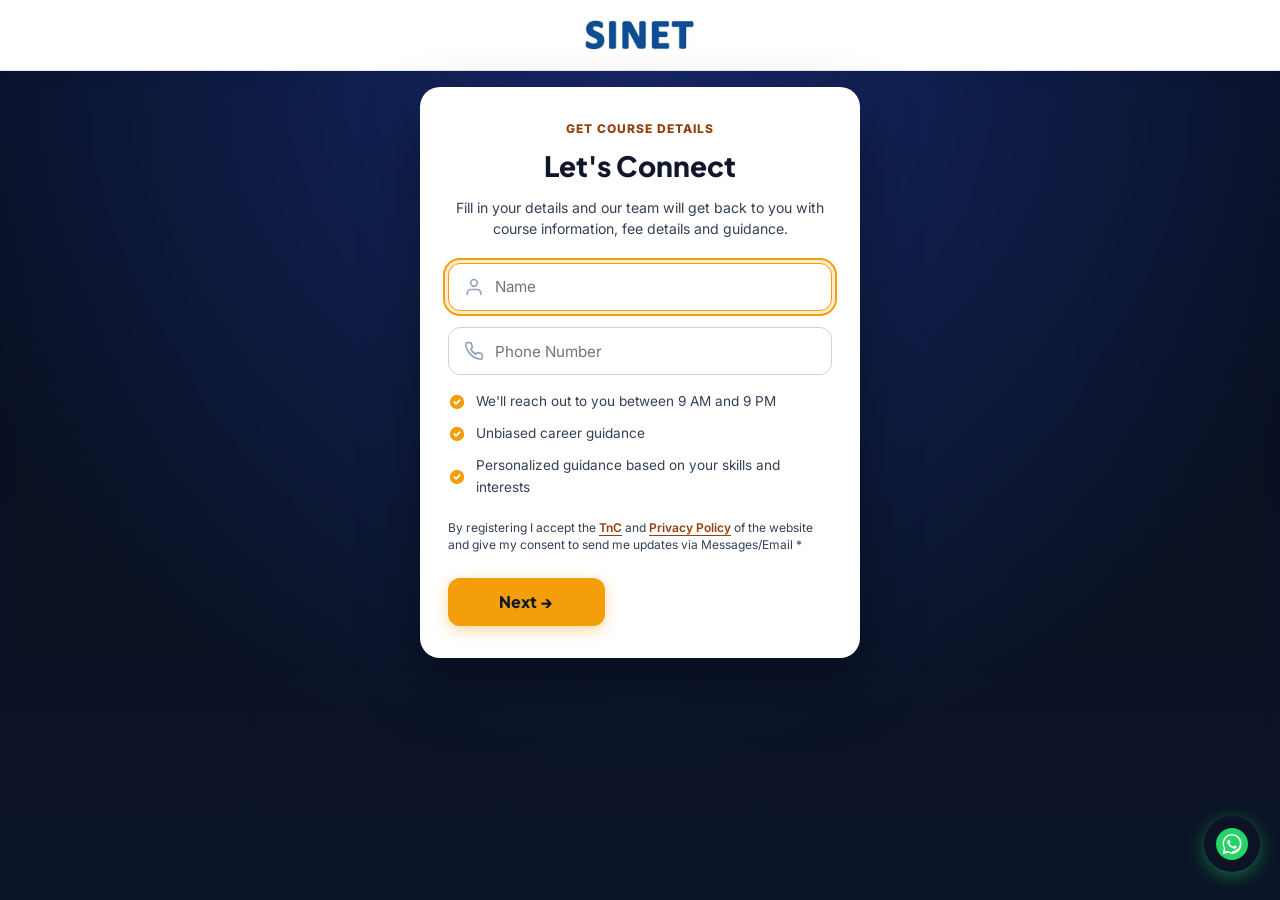
<file: index.html>
<!DOCTYPE html>
<html lang="en">
<head>
  <meta charset="UTF-8">
  <meta name="viewport" content="width=device-width, initial-scale=1.0">
  <title>PDISE - Professional Diploma in Software Engineering | SINET Education</title>
  <meta name="description" content="Get course details and brochure for PDISE - Professional Diploma in Software Engineering at SINET Education. 100% placement assistance, practical live projects, and certified training.">
  <link rel="canonical" href="https://shehanaa56-beep.github.io/pdise/">
  
  <!-- Google Fonts -->
  <link rel="preconnect" href="https://fonts.googleapis.com">
  <link rel="preconnect" href="https://fonts.gstatic.com" crossorigin>
  <link href="https://fonts.googleapis.com/css2?family=Inter:wght@300;400;500;600;700;800&family=Plus+Jakarta+Sans:wght@500;600;700;800&display=swap" rel="stylesheet">
  
  <!-- Stylesheet -->
  <link rel="stylesheet" href="css/style.css?v=20261026e">
</head>
<body class="gateway-body">

  <!-- ==========================================================================
       Header (SINET Logo)
       ========================================================================== -->
  <header class="gateway-header" style="justify-content: center;">
    <a href="index.html" aria-label="SINET Education Homepage">
      <img src="images/sinet.webp" alt="SINET Education" style="height: 38px; width: auto; display: block;">
    </a>
  </header>

  <!-- ==========================================================================
       "Let's Connect" Lead Capture Page
       ========================================================================== -->
  <div class="modal-overlay" id="connectModal" role="main" aria-labelledby="connectTitle" style="display:flex; position:static; background:transparent; padding: 1rem 0; opacity:1; visibility:visible; z-index:1;">
    <div class="connect-modal-card">
      
      <!-- Header -->
      <div class="connect-eyebrow">GET COURSE DETAILS</div>
      <h1 class="connect-title" id="connectTitle">Let's Connect</h1>
      <p class="connect-subtitle">
        Fill in your details and our team will get back to you with course information, fee details and guidance.
      </p>

      <!-- Form (Submits to WhatsApp + course-details.html upon clicking "Next") -->
      <form id="connectForm" onsubmit="return handleConnectSubmit(event)" action="course-details.html" method="GET">
        
        <!-- Name Field -->
        <div class="connect-input-group">
          <svg class="connect-input-icon" viewBox="0 0 24 24" fill="none" stroke="currentColor" stroke-width="2" stroke-linecap="round" stroke-linejoin="round">
            <path d="M20 21v-2a4 4 0 0 0-4-4H8a4 4 0 0 0-4 4v2"></path>
            <circle cx="12" cy="7" r="4"></circle>
          </svg>
          <input type="text" id="studentName" name="name" class="connect-input" placeholder="Name" required autofocus aria-label="Your Full Name">
        </div>

        <!-- Phone Number Field -->
        <div class="connect-input-group">
          <svg class="connect-input-icon" viewBox="0 0 24 24" fill="none" stroke="currentColor" stroke-width="2" stroke-linecap="round" stroke-linejoin="round">
            <path d="M22 16.92v3a2 2 0 0 1-2.18 2 19.79 19.79 0 0 1-8.63-3.07 19.5 19.5 0 0 1-6-6 19.79 19.79 0 0 1-3.07-8.67A2 2 0 0 1 4.11 2h3a2 2 0 0 1 2 1.72 12.84 12.84 0 0 0 .7 2.81 2 2 0 0 1-.45 2.11L8.09 9.91a16 16 0 0 0 6 6l1.27-1.27a2 2 0 0 1 2.11-.45 12.84 12.84 0 0 0 2.81.7A2 2 0 0 1 22 16.92z"></path>
          </svg>
          <input type="tel" id="studentPhone" name="phone" class="connect-input" placeholder="Phone Number" required pattern="[0-9+\s-]{8,15}" aria-label="Your Phone Number">
        </div>

        <!-- Hidden input storing course value for Professional Diploma in Software Engineering (PDISE) -->
        <input type="hidden" id="studentCourse" name="course" value="Professional Diploma in Software Engineering (PDISE)">

        <!-- Trust Checkmarks -->
        <div class="connect-trust-list">
          <div class="connect-trust-item">
            <svg width="18" height="18" viewBox="0 0 20 20" fill="currentColor"><path fill-rule="evenodd" d="M10 18a8 8 0 100-16 8 8 0 000 16zm3.707-9.293a1 1 0 00-1.414-1.414L9 10.586 7.707 9.293a1 1 0 00-1.414 1.414l2 2a1 1 0 001.414 0l4-4z" clip-rule="evenodd"></path></svg>
            <span>We'll reach out to you between 9 AM and 9 PM</span>
          </div>
          <div class="connect-trust-item">
            <svg width="18" height="18" viewBox="0 0 20 20" fill="currentColor"><path fill-rule="evenodd" d="M10 18a8 8 0 100-16 8 8 0 000 16zm3.707-9.293a1 1 0 00-1.414-1.414L9 10.586 7.707 9.293a1 1 0 00-1.414 1.414l2 2a1 1 0 001.414 0l4-4z" clip-rule="evenodd"></path></svg>
            <span>Unbiased career guidance</span>
          </div>
          <div class="connect-trust-item">
            <svg width="18" height="18" viewBox="0 0 20 20" fill="currentColor"><path fill-rule="evenodd" d="M10 18a8 8 0 100-16 8 8 0 000 16zm3.707-9.293a1 1 0 00-1.414-1.414L9 10.586 7.707 9.293a1 1 0 00-1.414 1.414l2 2a1 1 0 001.414 0l4-4z" clip-rule="evenodd"></path></svg>
            <span>Personalized guidance based on your skills and interests</span>
          </div>
        </div>

        <!-- Terms Disclaimer -->
        <p class="connect-terms-notice">
          By registering I accept the <a href="course-details.html#faq">TnC</a> and <a href="course-details.html#faq">Privacy Policy</a> of the website and give my consent to send me updates via Messages/Email *
        </p>

        <!-- Buttons Row: Next only -->
        <div class="connect-buttons-row">
          <button type="submit" class="btn-connect-next" style="width:100%;">
            Next &rarr;
          </button>
        </div>
      </form>

    </div>
  </div>

  <!-- Fixed Floating WhatsApp Button (bottom-right) -->
  <a href="https://api.whatsapp.com/send?phone=918086800700&text=Hello%20SINET!%20I%20am%20interested%20in%20the%20PDISE%20Software%20Engineering%20course%20brochure" target="_blank" rel="noopener" aria-label="Chat on WhatsApp" class="whatsapp-float-btn">
    <svg width="32" height="32" viewBox="0 0 48 48" fill="none" xmlns="http://www.w3.org/2000/svg">
      <circle cx="24" cy="24" r="24" fill="#25D366"/>
      <path fill="#fff" d="M34.5 13.5A14.4 14.4 0 0 0 24 9C16.27 9 10 15.27 10 23c0 2.48.65 4.9 1.88 7.04L10 39l9.17-1.85A14.4 14.4 0 0 0 24 38.9c7.73 0 14-6.27 14-14a13.9 13.9 0 0 0-3.5-11.4zM24 36.3a11.9 11.9 0 0 1-6.07-1.66l-.44-.26-4.53.92.95-4.42-.28-.46A11.9 11.9 0 0 1 12.1 23c0-6.57 5.34-11.9 11.9-11.9 3.18 0 6.16 1.24 8.4 3.5a11.84 11.84 0 0 1 3.5 8.4c0 6.58-5.34 11.9-11.9 11.9zm6.52-8.93c-.36-.18-2.1-1.03-2.42-1.15-.33-.12-.56-.18-.8.18-.23.36-.9 1.15-1.1 1.38-.2.24-.4.27-.76.09-.36-.18-1.52-.56-2.89-1.78a10.83 10.83 0 0 1-2-2.49c-.2-.36-.02-.55.16-.73.16-.16.36-.42.54-.63.18-.2.24-.36.36-.6.12-.24.06-.45-.03-.63-.09-.18-.8-1.93-1.1-2.64-.28-.69-.57-.6-.8-.61h-.67c-.24 0-.62.09-.94.45-.33.36-1.24 1.21-1.24 2.95s1.27 3.42 1.45 3.66c.18.24 2.5 3.82 6.06 5.36.85.37 1.51.59 2.02.75.85.27 1.62.23 2.23.14.68-.1 2.1-.86 2.4-1.69.29-.83.29-1.54.2-1.69-.08-.15-.32-.24-.68-.42z"/>
    </svg>
  </a>

  <!-- Client-side handler to dispatch WhatsApp lead & enter site page -->
  <script>
    function handleConnectSubmit(e) {
      if (e) e.preventDefault();
      
      var nameInput = document.getElementById('studentName');
      var phoneInput = document.getElementById('studentPhone');
      var courseInput = document.getElementById('studentCourse');

      var name = nameInput ? nameInput.value.trim() : '';
      var phone = phoneInput ? phoneInput.value.trim() : '';
      var course = (courseInput && courseInput.value.trim()) ? courseInput.value.trim() : 'Professional Diploma in Software Engineering (PDISE)';

      if (!name || !phone) {
        alert('Please fill in your Name and Phone Number.');
        return false;
      }

      // Format WhatsApp lead message exactly as specified:
      // Name:
      // Phn:
      // Course:
      var waMessage = "Name: " + name + "\nPhn: " + phone + "\nCourse: " + course;
      var waNumber = "918086800700";
      var waUrl = "https://api.whatsapp.com/send?phone=" + waNumber + "&text=" + encodeURIComponent(waMessage);

      // 1. Open WhatsApp to 80868 00700 in new window/tab
      window.open(waUrl, '_blank');

      // 2. Immediately enter the course details site page
      var targetPage = "course-details.html?name=" + encodeURIComponent(name) + "&phone=" + encodeURIComponent(phone) + "&course=" + encodeURIComponent(course);
      window.location.href = targetPage;

      return false;
    }
  </script>
</body>
</html>
</file>
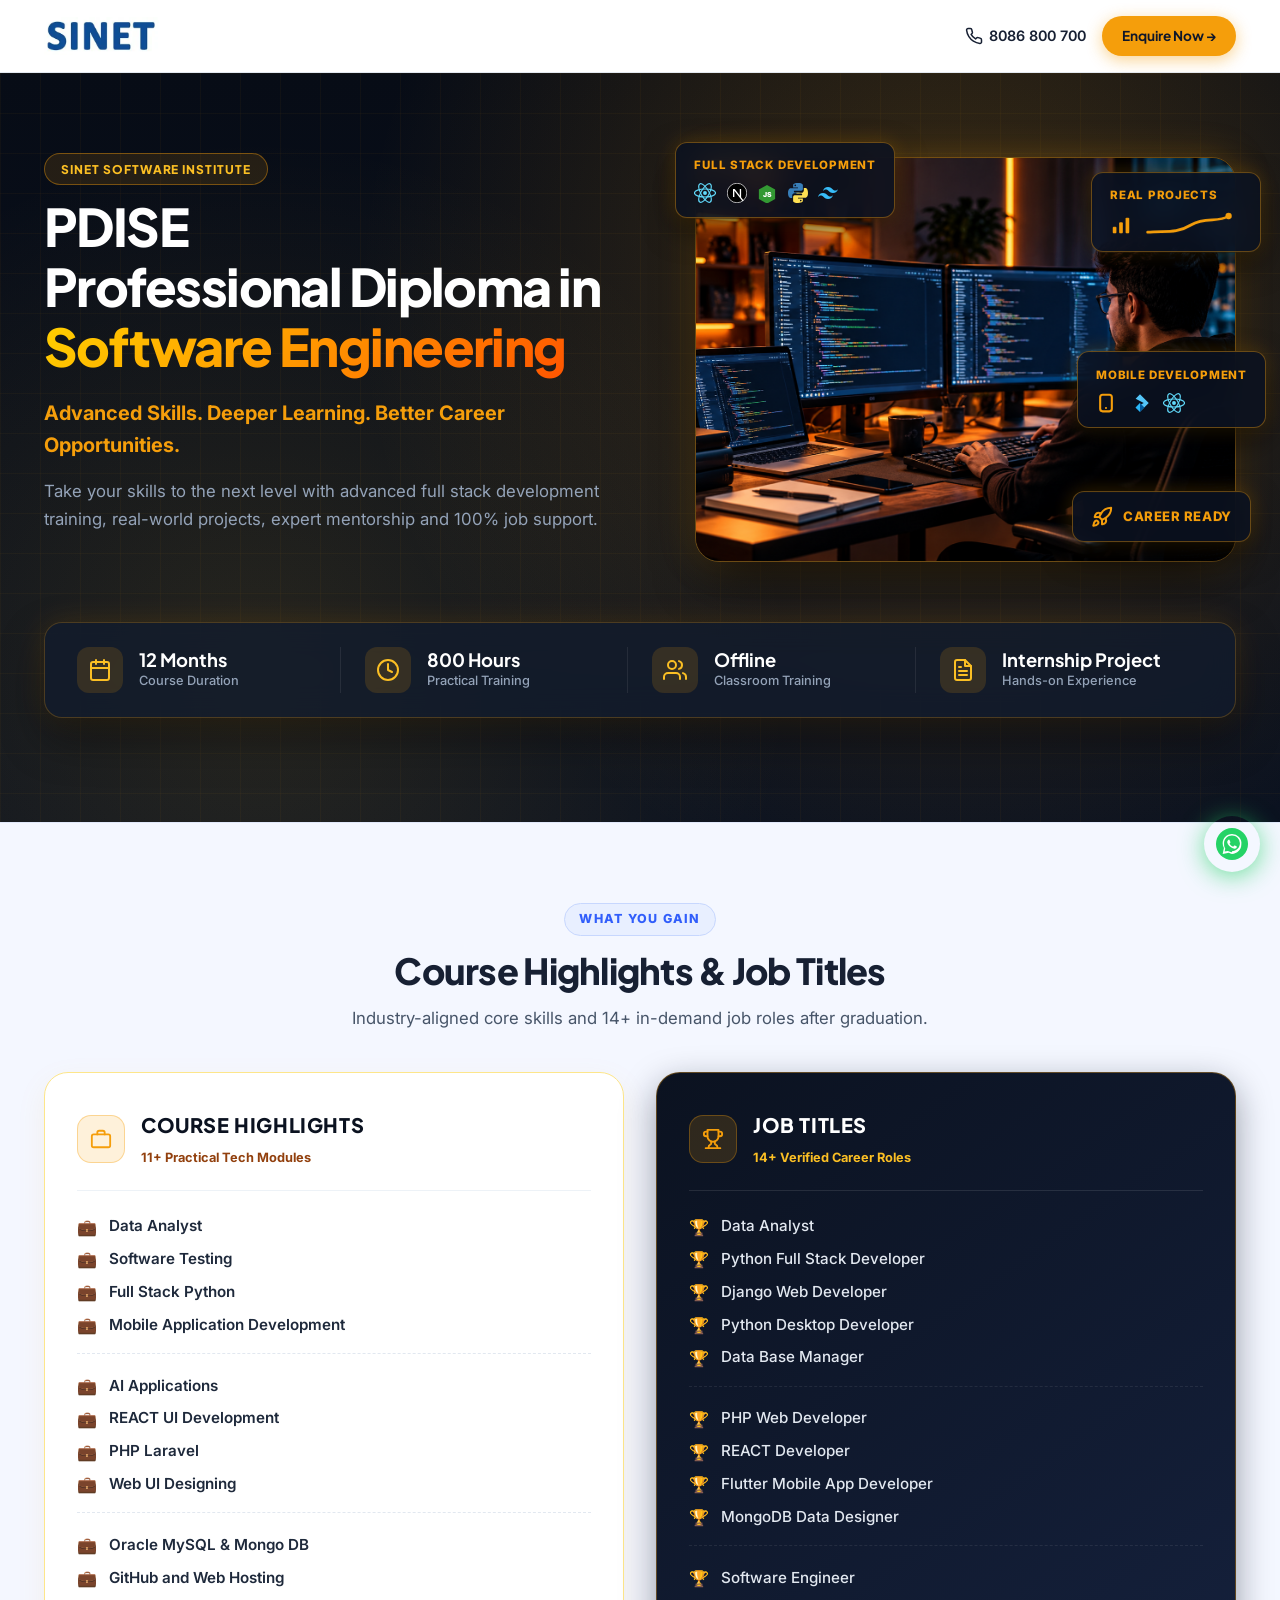
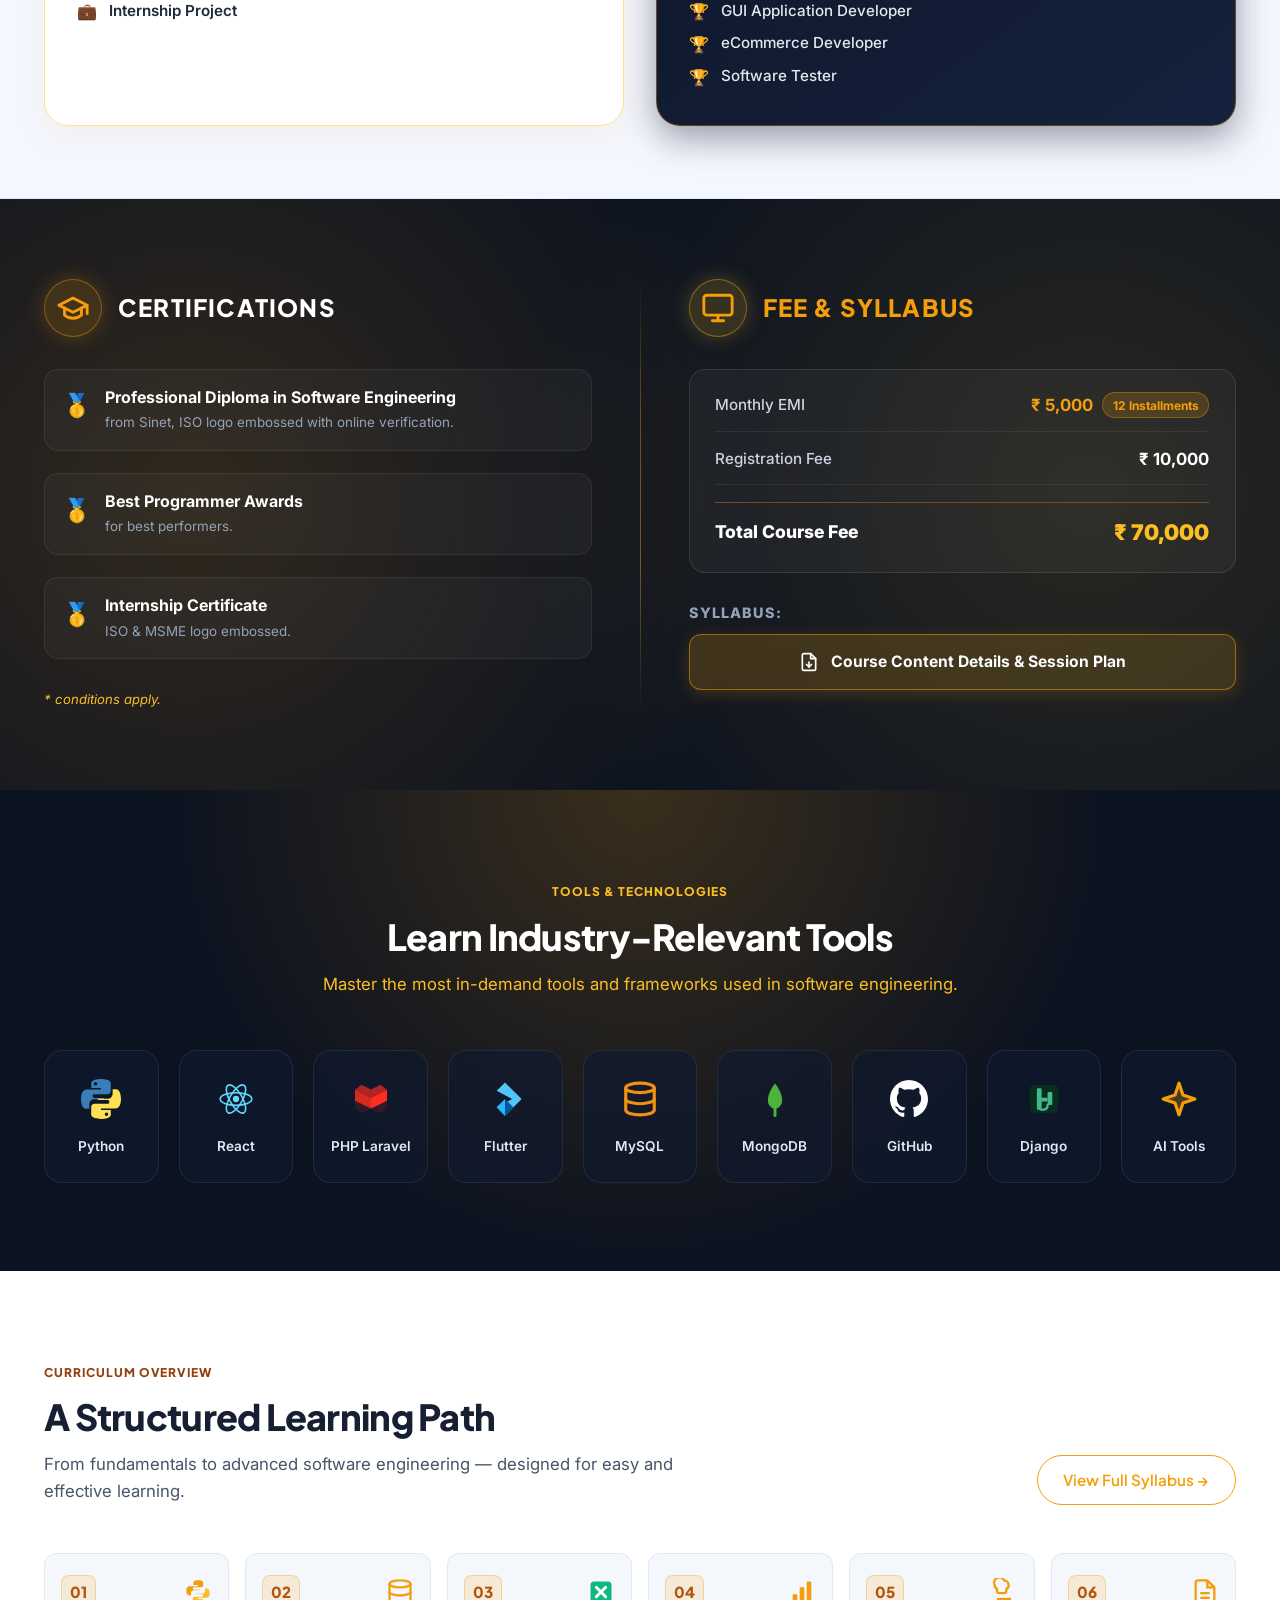
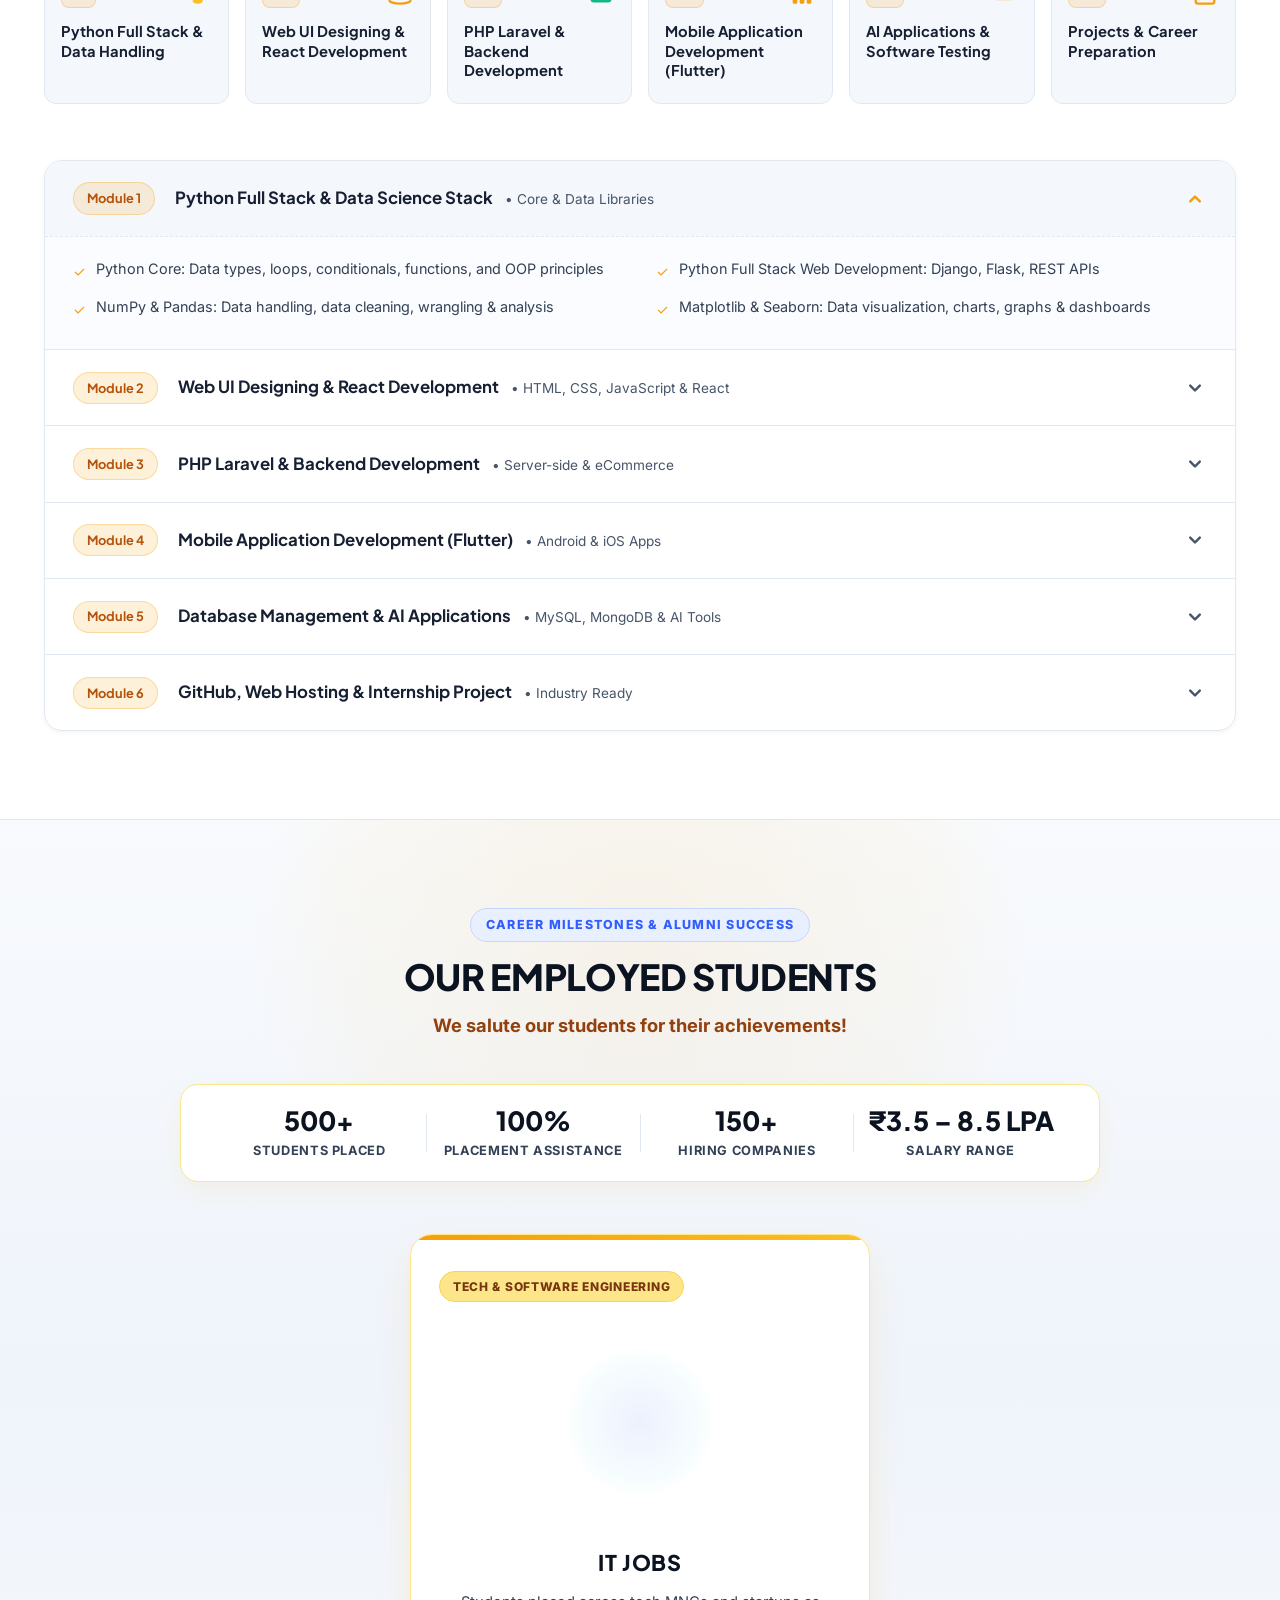
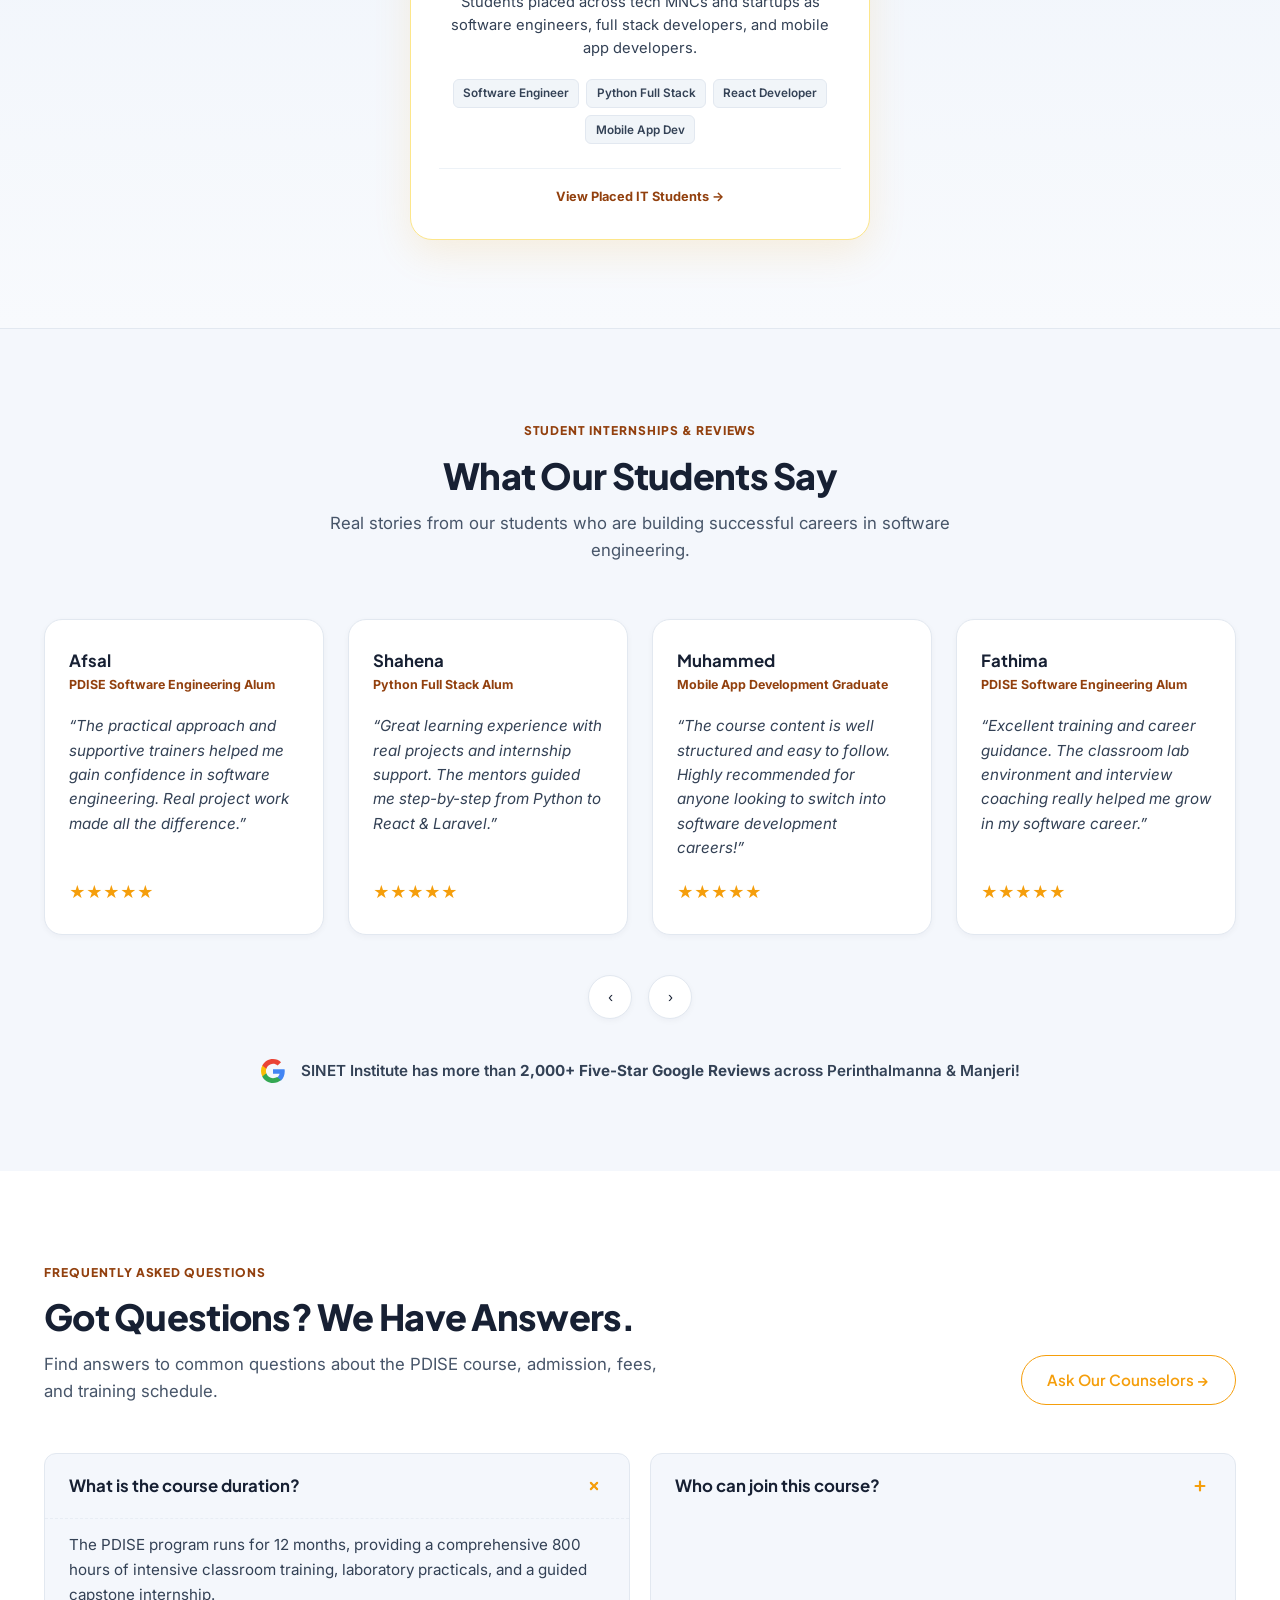
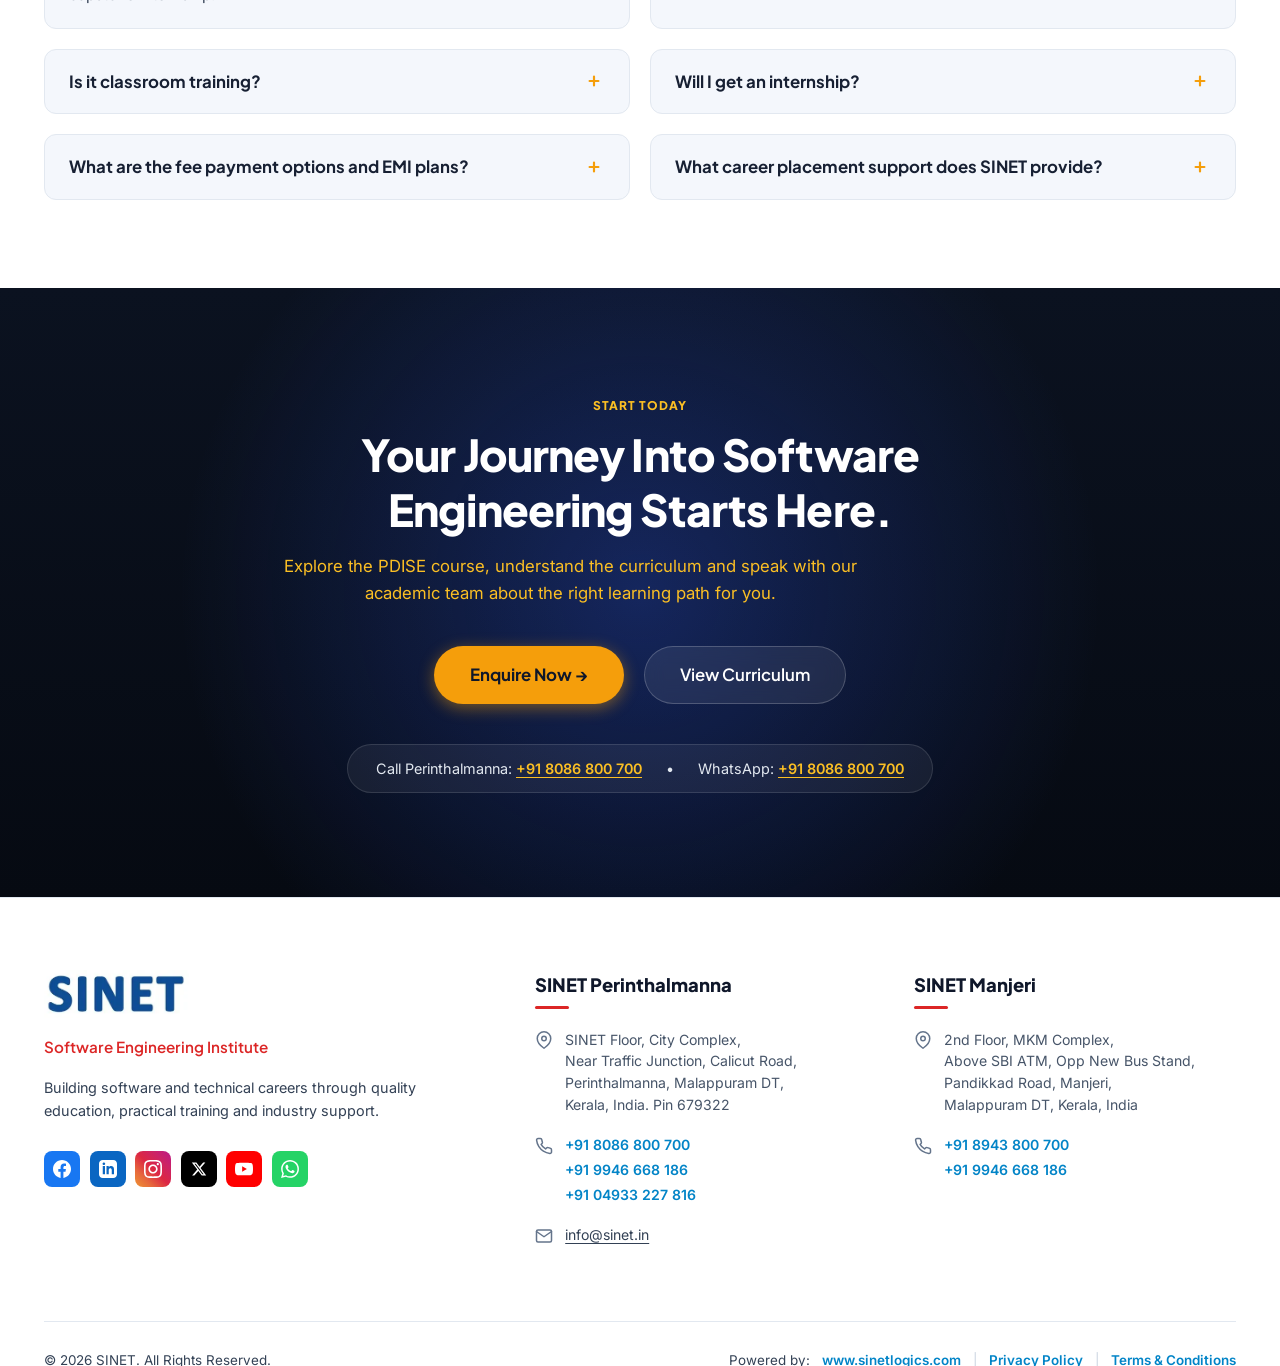
<file: course-details/index.html>
<!DOCTYPE html>
<html lang="en">
<head>
  <meta charset="UTF-8">
  <meta name="viewport" content="width=device-width, initial-scale=1.0">
  <meta http-equiv="refresh" content="0; url=../course-details.html">
  <title>PDISE - Professional Diploma in Software Engineering | SINET Education</title>
  <meta name="description" content="Master Software Engineering with SINET Education in Perinthalmanna & Manjeri. 12 months (800 hours) offline classroom training with hands-on internship project.">
  <link rel="canonical" href="https://shehanaa56-beep.github.io/pdise/course-details.html">
</head>
<body>
  <p style="font-family: sans-serif; padding: 2rem; text-align: center;">
    Redirecting to <a href="../course-details.html" style="color: #F59E0B; font-weight: 700;">PDISE Course Details</a>...
  </p>
</body>
</html>
</file>
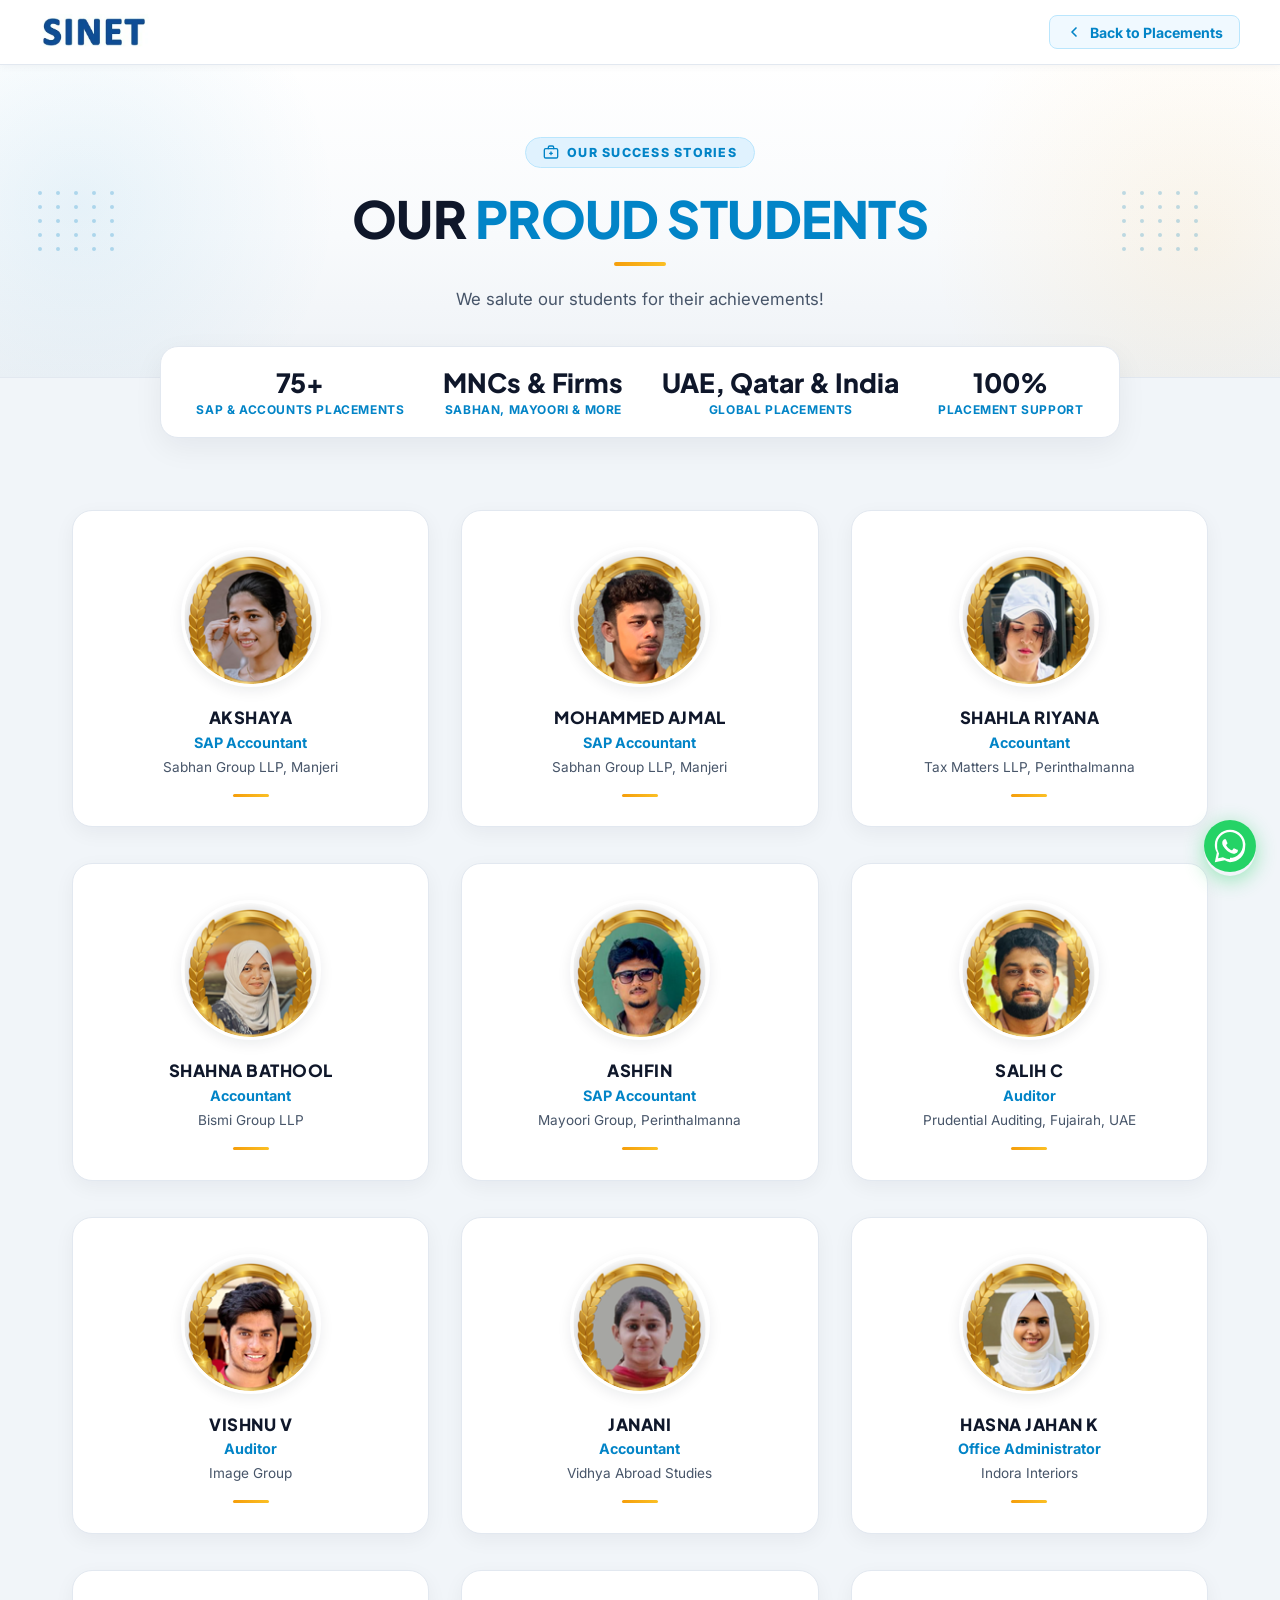
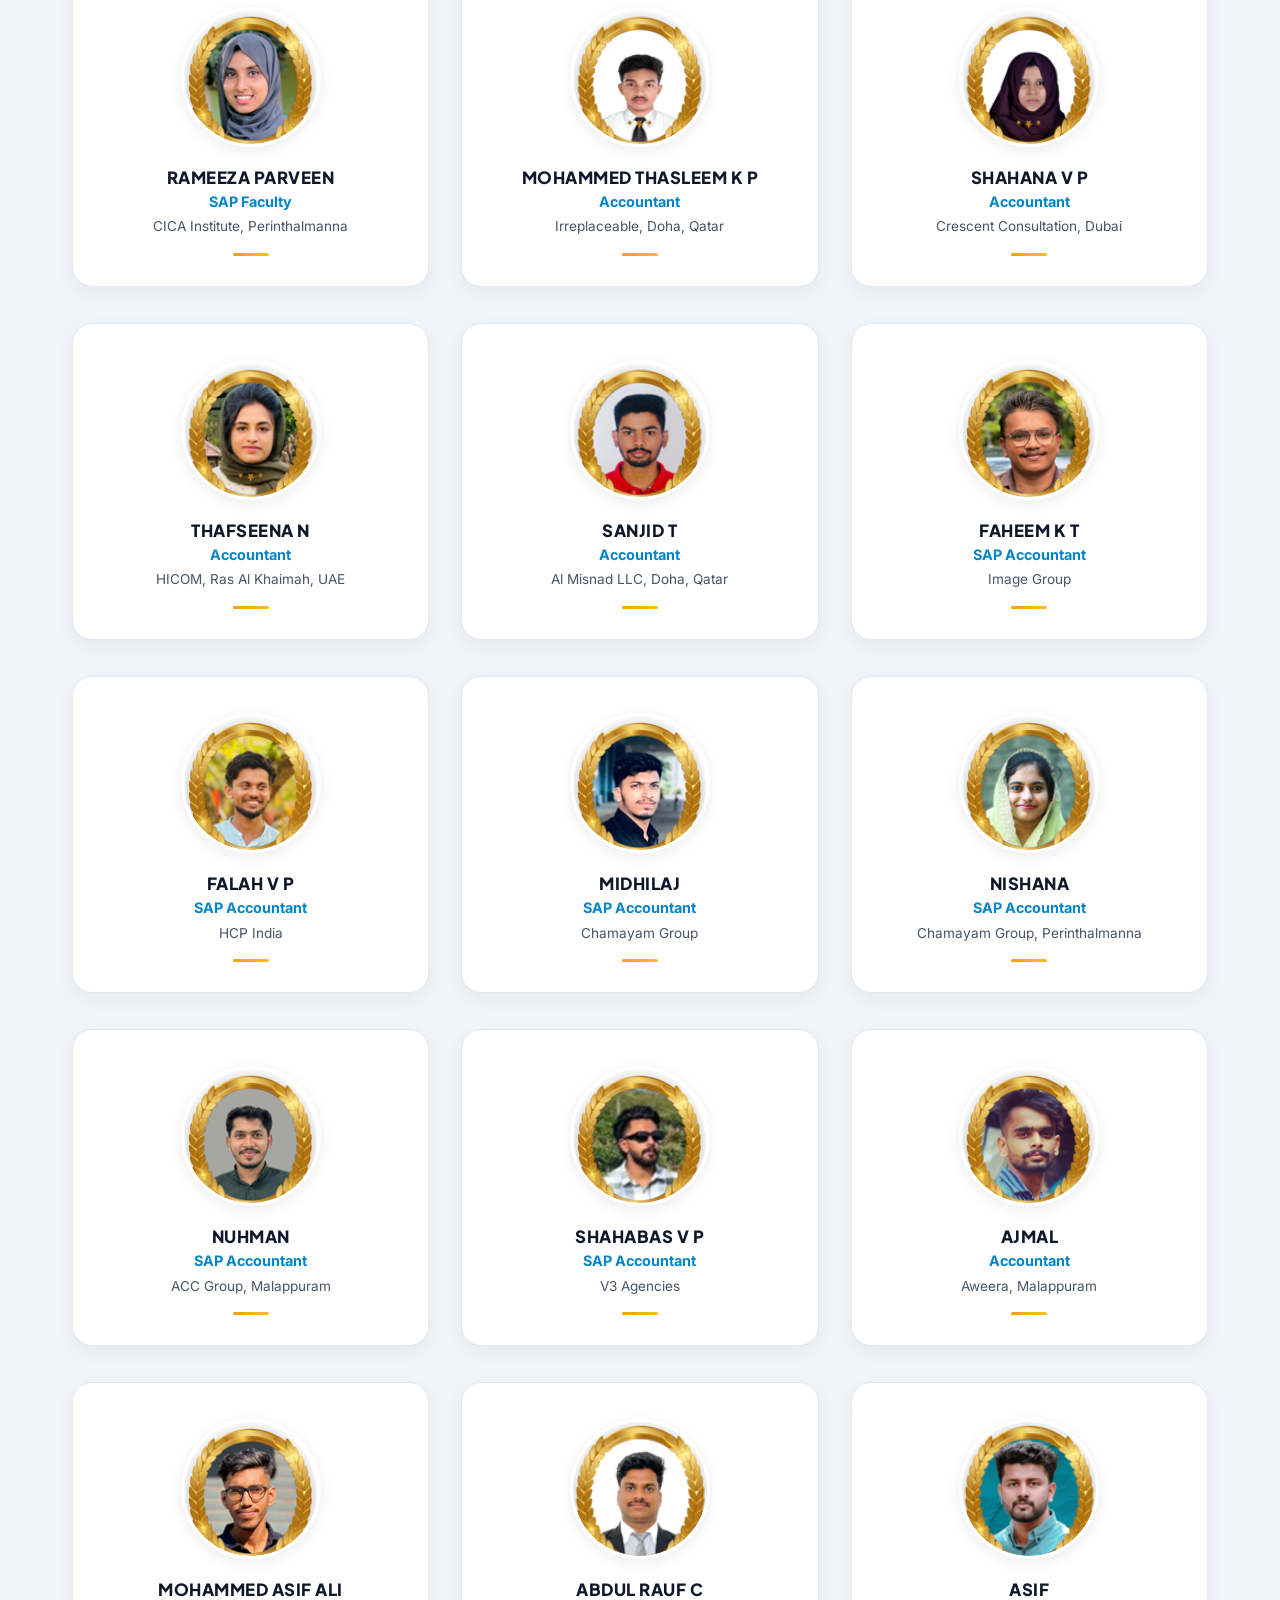
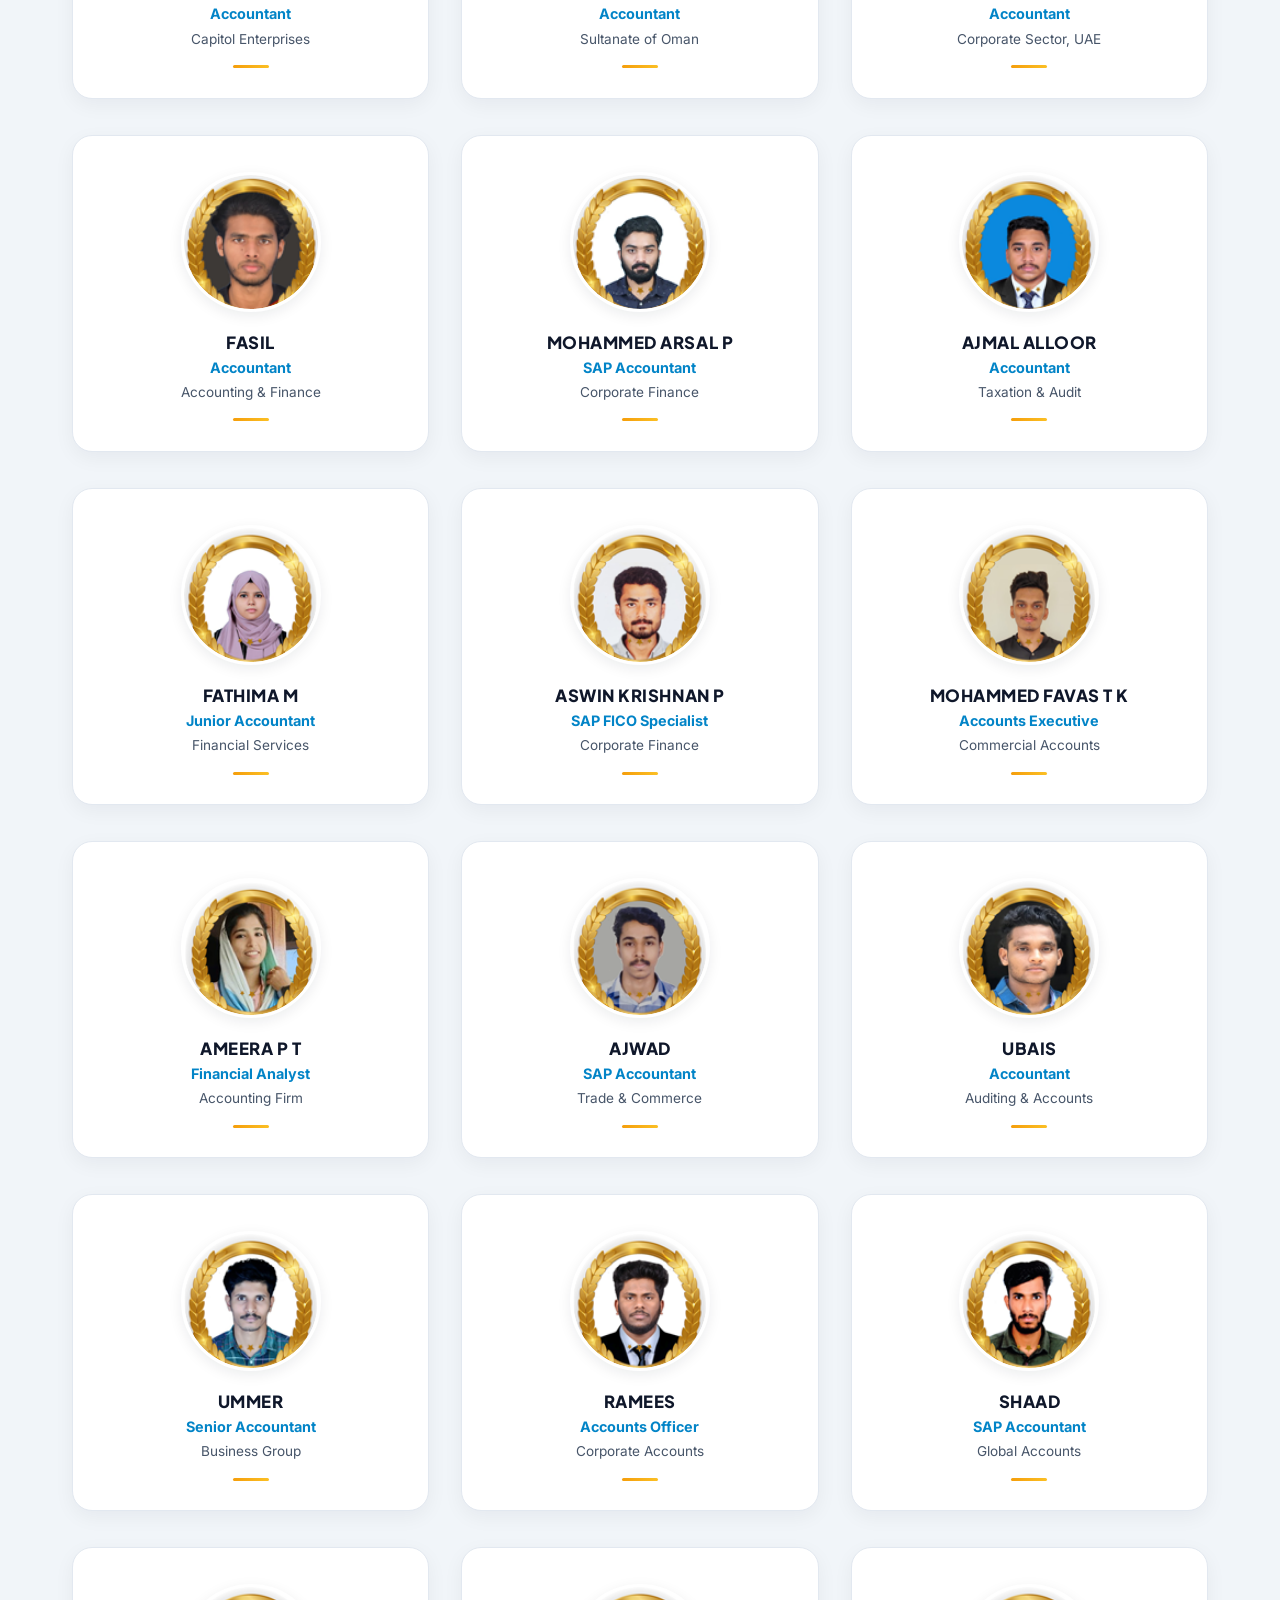
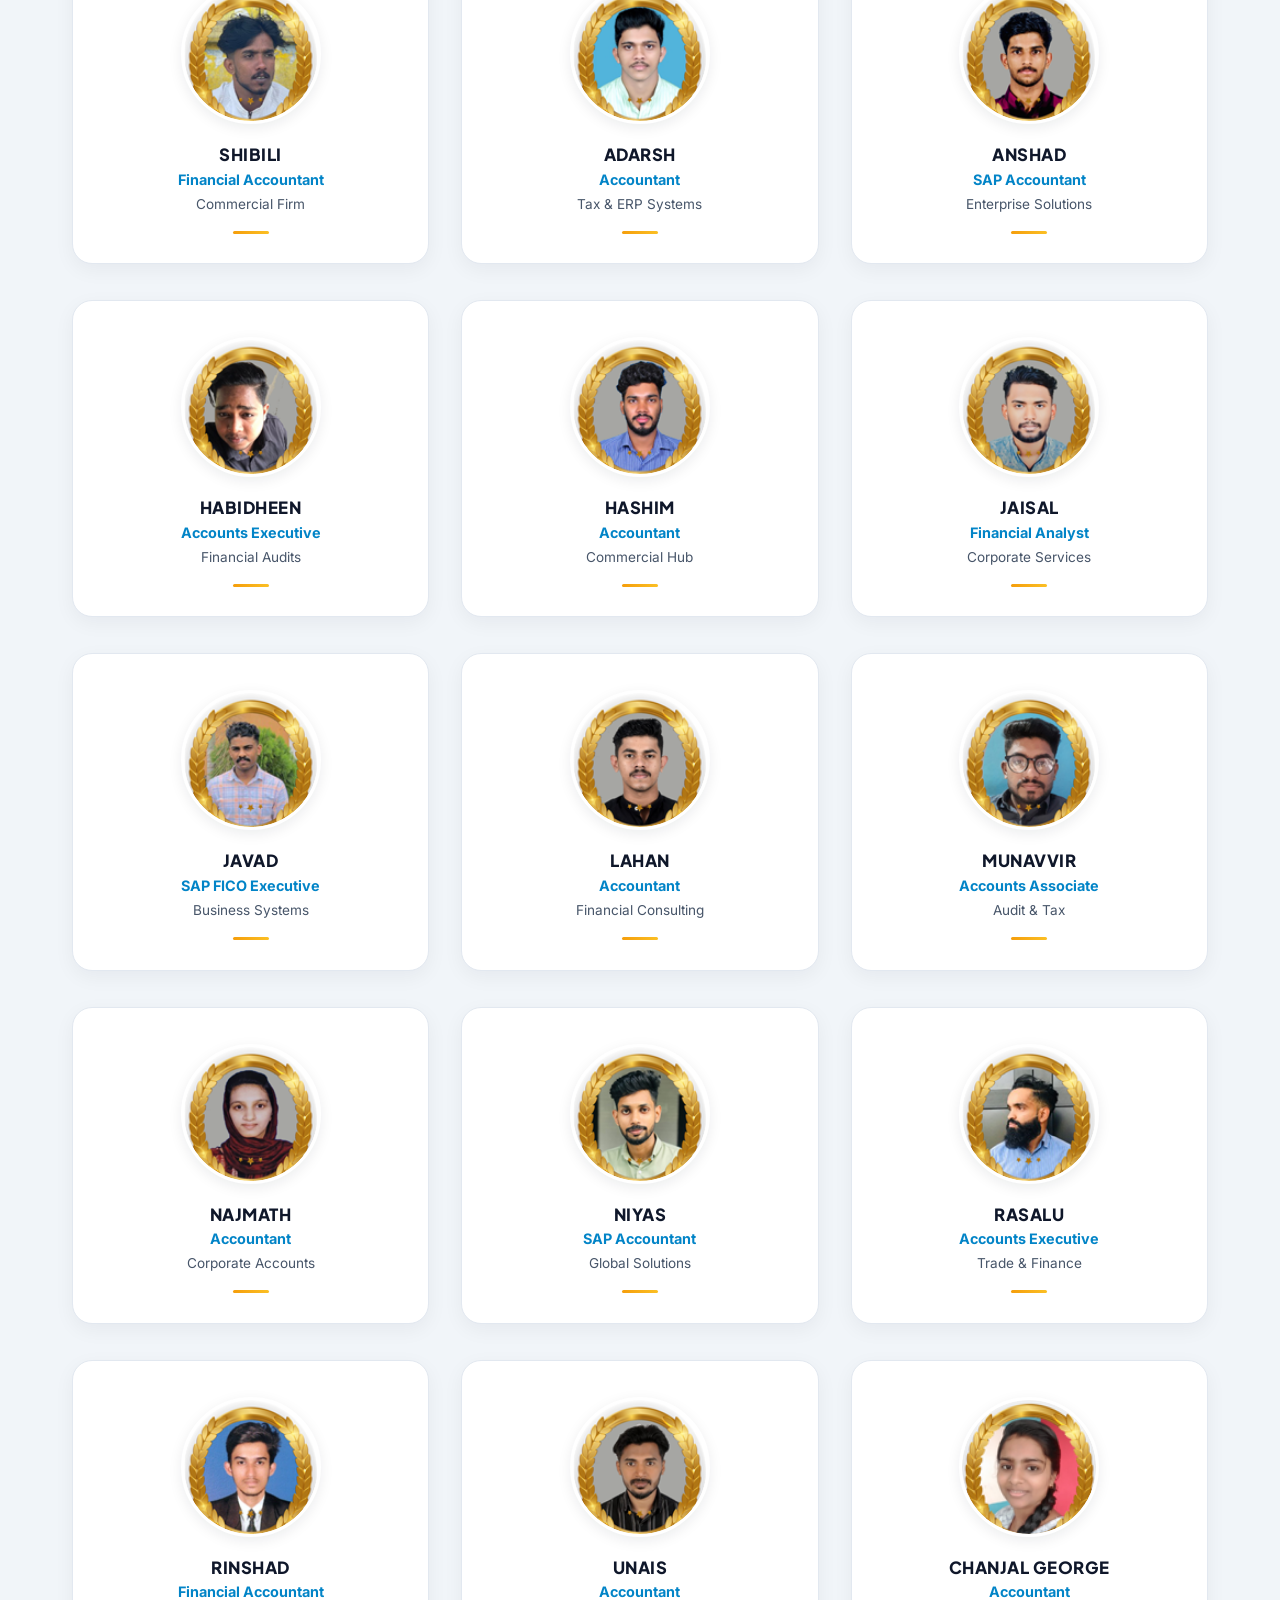
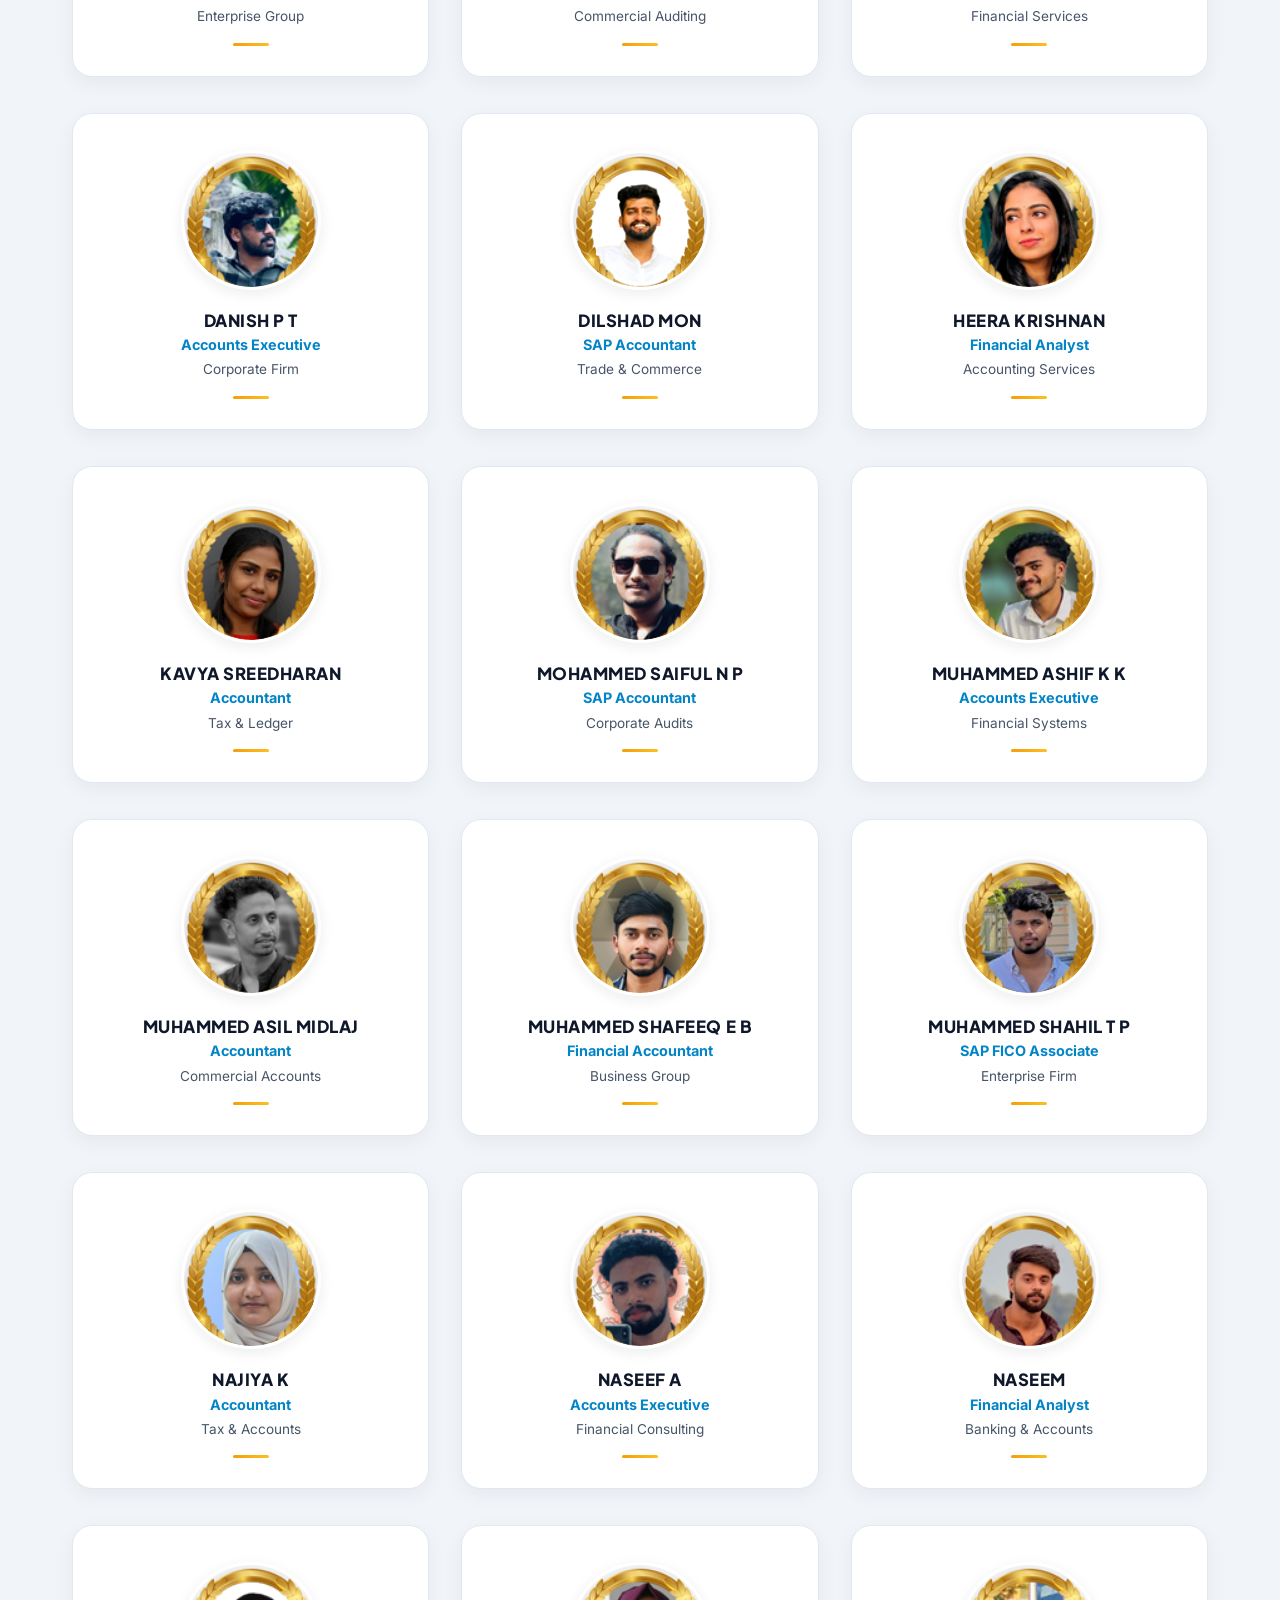
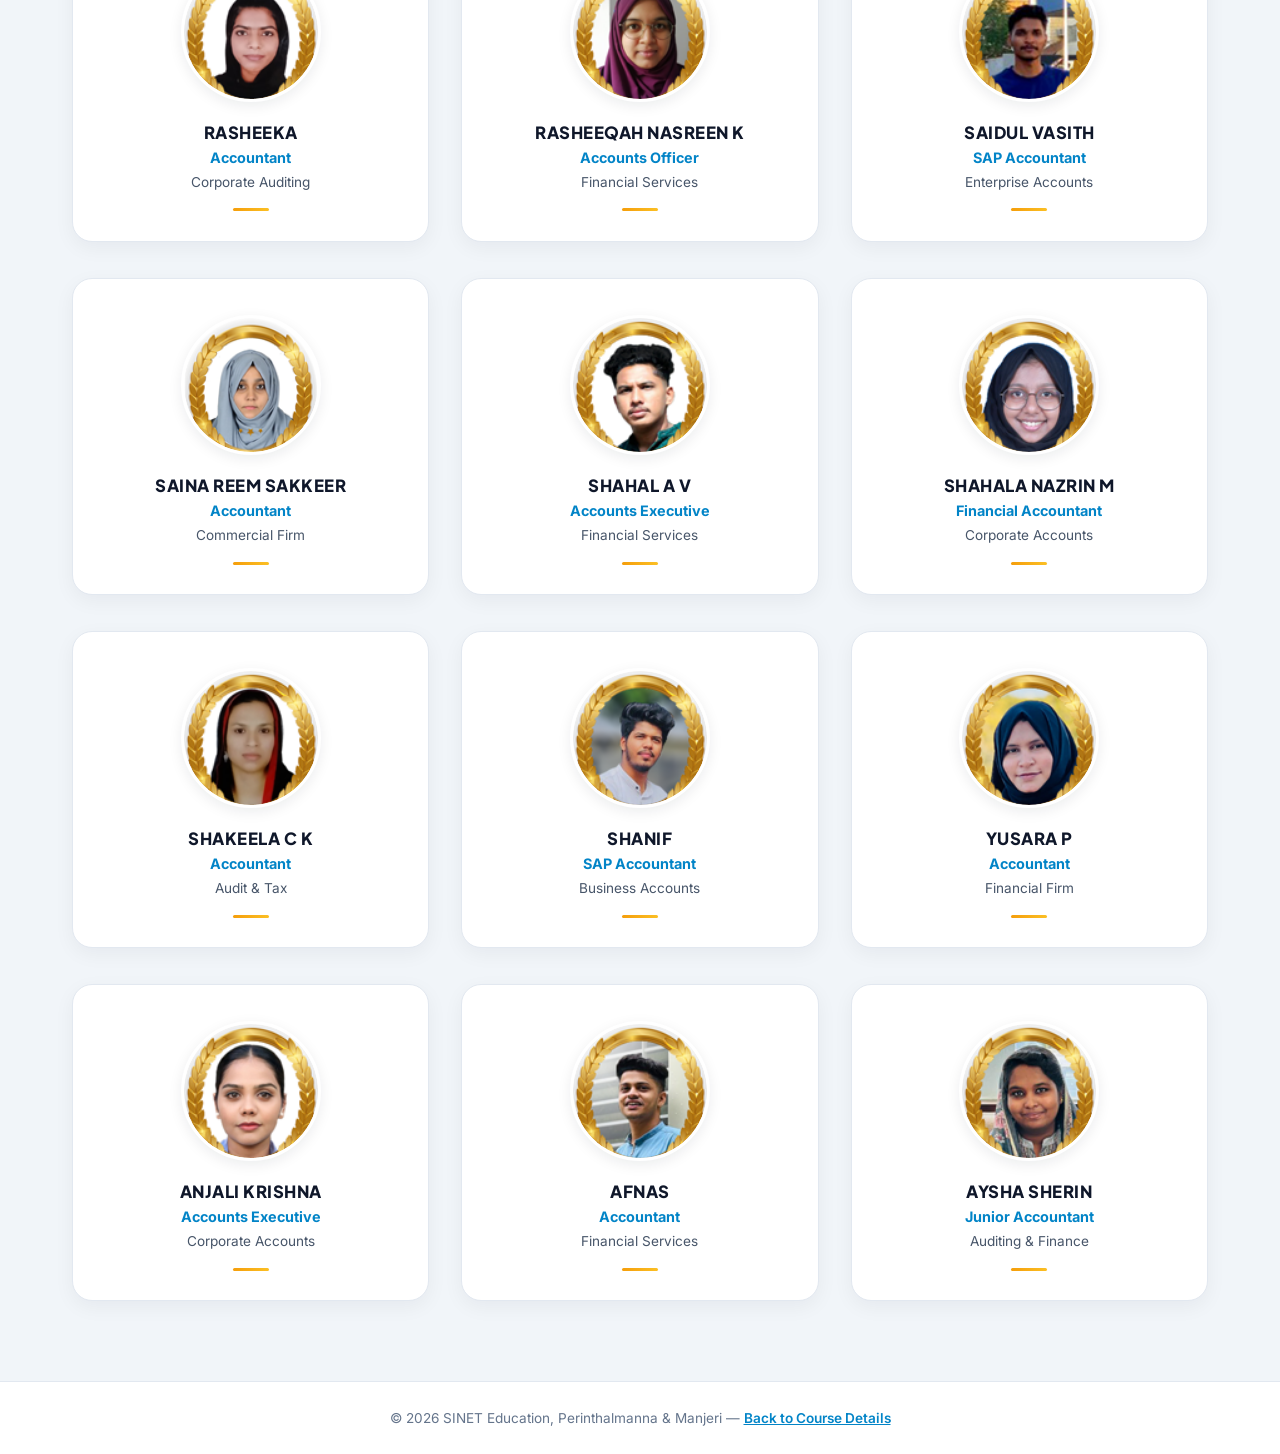
<file: accounting-students.html>
<!DOCTYPE html>
<html lang="en">
<head>
  <meta charset="UTF-8">
  <meta name="viewport" content="width=device-width, initial-scale=1.0">
  <title>Our Proud SAP &amp; Accounting Students | SINET Education</title>
  <meta name="description" content="SINET Education placed SAP &amp; Accounting students — SAP Accountants, Auditors, and Financial Analysts placed across MNCs, UAE, Qatar, and top firms.">
  <link rel="canonical" href="https://shehanaa56-beep.github.io/pdise/accounting-students.html">

  <!-- Google Fonts -->
  <link rel="preconnect" href="https://fonts.googleapis.com">
  <link rel="preconnect" href="https://fonts.gstatic.com" crossorigin>
  <link href="https://fonts.googleapis.com/css2?family=Inter:wght@300;400;500;600;700;800&family=Plus+Jakarta+Sans:wght@500;600;700;800&display=swap" rel="stylesheet">

  <style>
    /* ================================================================
       Reset & Base
    ================================================================ */
    *, *::before, *::after { box-sizing: border-box; margin: 0; padding: 0; }
    html { scroll-behavior: smooth; font-size: 16px; }
    body {
      font-family: 'Inter', -apple-system, BlinkMacSystemFont, 'Segoe UI', sans-serif;
      background: #F1F5F9;
      color: #0F172A;
      overflow-x: hidden;
      -webkit-font-smoothing: antialiased;
    }
    img { display: block; max-width: 100%; }
    a { text-decoration: none; color: inherit; }

    /* ================================================================
       Header / Nav
    ================================================================ */
    .site-header {
      position: sticky;
      top: 0;
      z-index: 100;
      background: rgba(255, 255, 255, 0.96);
      backdrop-filter: blur(12px);
      -webkit-backdrop-filter: blur(12px);
      border-bottom: 1px solid #E2E8F0;
      box-shadow: 0 2px 8px rgba(15, 23, 42, 0.04);
      padding: 0 2rem;
    }
    .nav-inner {
      max-width: 1200px;
      margin: 0 auto;
      height: 64px;
      display: flex;
      align-items: center;
      justify-content: space-between;
      gap: 1rem;
    }
    .nav-brand img { height: 36px; width: auto; display: block; }
    .nav-back {
      display: inline-flex;
      align-items: center;
      gap: 0.5rem;
      font-size: 0.88rem;
      font-weight: 700;
      color: #0284C7;
      background: #F0F9FF;
      padding: 0.45rem 1rem;
      border: 1.5px solid #BAE6FD;
      border-radius: 8px;
      transition: all 0.2s ease;
    }
    .nav-back:hover {
      background: #E0F2FE;
      border-color: #0284C7;
      color: #0369A1;
      transform: translateX(-2px);
    }

    /* ================================================================
       Hero Banner
    ================================================================ */
    .hero-banner {
      position: relative;
      background: linear-gradient(180deg, #FFFFFF 0%, #F8FAFC 55%, #EEF2F6 100%);
      padding: 4.5rem 2rem 4rem;
      text-align: center;
      overflow: hidden;
      border-bottom: 1px solid #E2E8F0;
    }

    /* Left & right blob arcs */
    .hero-banner::before {
      content: '';
      position: absolute;
      top: -120px; left: -180px;
      width: 520px; height: 520px;
      border-radius: 50%;
      background: radial-gradient(circle, rgba(2, 132, 199, 0.08) 0%, transparent 70%);
      pointer-events: none;
    }
    .hero-banner::after {
      content: '';
      position: absolute;
      bottom: -140px; right: -200px;
      width: 560px; height: 560px;
      border-radius: 50%;
      background: radial-gradient(circle, rgba(245, 158, 11, 0.08) 0%, transparent 68%);
      pointer-events: none;
    }

    /* Dot grid pattern left & right */
    .dot-grid {
      position: absolute;
      top: 50%; transform: translateY(-50%);
      width: 120px;
      display: grid;
      grid-template-columns: repeat(5, 8px);
      gap: 10px;
      pointer-events: none;
      opacity: 0.25;
    }
    .dot-grid.left  { left: 3%; }
    .dot-grid.right { right: 3%; }
    .dot-grid span {
      width: 4px; height: 4px;
      border-radius: 50%;
      background: #0284C7;
      display: block;
    }

    .hero-eyebrow {
      display: inline-flex;
      align-items: center;
      gap: 0.5rem;
      font-size: 0.78rem;
      font-weight: 800;
      letter-spacing: 0.1em;
      text-transform: uppercase;
      color: #0284C7;
      background: #E0F2FE;
      border: 1px solid #BAE6FD;
      padding: 0.4rem 1.1rem;
      border-radius: 999px;
      margin-bottom: 1.25rem;
      position: relative;
      z-index: 1;
    }
    .hero-eyebrow svg { flex-shrink: 0; }

    .hero-title {
      font-family: 'Plus Jakarta Sans', sans-serif;
      font-size: clamp(2rem, 5vw, 3.2rem);
      font-weight: 800;
      line-height: 1.18;
      color: #0F172A;
      position: relative;
      z-index: 1;
      margin-bottom: 0.85rem;
      letter-spacing: -0.01em;
    }
    .hero-title .accent { color: #0284C7; }

    .hero-underline {
      width: 52px; height: 4px;
      background: linear-gradient(90deg, #F59E0B, #FBBF24);
      border-radius: 2px;
      margin: 0 auto 1.25rem auto;
      position: relative;
      z-index: 1;
    }

    .hero-subtitle {
      font-size: 1.05rem;
      color: #475569;
      max-width: 560px;
      margin: 0 auto;
      line-height: 1.6;
      position: relative;
      z-index: 1;
    }

    /* Stats strip below hero */
    .stats-strip {
      background: #FFFFFF;
      border: 1.5px solid #E2E8F0;
      border-radius: 18px;
      max-width: 960px;
      margin: -2rem auto 0 auto;
      padding: 1.25rem 2rem;
      display: flex;
      justify-content: space-around;
      align-items: center;
      gap: 2rem;
      flex-wrap: wrap;
      position: relative;
      z-index: 10;
      box-shadow: 0 10px 30px rgba(15, 23, 42, 0.06);
    }
    .stat-item { text-align: center; }
    .stat-item .sn {
      font-family: 'Plus Jakarta Sans', sans-serif;
      font-size: 1.65rem;
      font-weight: 800;
      color: #0F172A;
      display: block;
      line-height: 1.2;
    }
    .stat-item .sl {
      font-size: 0.75rem;
      font-weight: 700;
      color: #0284C7;
      letter-spacing: 0.05em;
      text-transform: uppercase;
      display: block;
      margin-top: 0.25rem;
    }

    /* ================================================================
       Students Grid Section (Gray background with white cards)
    ================================================================ */
    .students-section {
      max-width: 1200px;
      margin: 0 auto;
      padding: 4.5rem 2rem 5rem;
    }

    .students-grid {
      display: grid;
      grid-template-columns: repeat(3, 1fr);
      gap: 2.25rem 2rem;
    }

    /* ================================================================
       Student Card (White Box on Gray Background)
    ================================================================ */
    .student-card {
      display: flex;
      flex-direction: column;
      align-items: center;
      text-align: center;
      padding: 2.25rem 1.5rem 1.85rem;
      background: #FFFFFF;
      border: 1.5px solid #E2E8F0;
      border-radius: 20px;
      position: relative;
      box-shadow: 0 6px 20px rgba(15, 23, 42, 0.05);
      transition: transform 0.3s cubic-bezier(0.16, 1, 0.3, 1), box-shadow 0.3s ease, border-color 0.3s ease;
      overflow: hidden;
    }
    .student-card::before {
      content: '';
      position: absolute;
      top: 0; left: 0; right: 0;
      height: 4px;
      background: linear-gradient(90deg, #F59E0B, #FBBF24);
      opacity: 0;
      transition: opacity 0.3s ease;
    }
    .student-card:hover {
      transform: translateY(-8px);
      box-shadow: 0 18px 40px rgba(15, 23, 42, 0.1), 0 4px 12px rgba(245, 158, 11, 0.18);
      border-color: #F59E0B;
    }
    .student-card:hover::before { opacity: 1; }

    /* --- Photo (Single clean circle blending seamlessly into white box) --- */
    .student-photo-wrapper {
      position: relative;
      width: 140px;
      height: 140px;
      margin-bottom: 1.25rem;
      flex-shrink: 0;
      display: flex;
      align-items: center;
      justify-content: center;
    }

    /* Photo circle */
    .student-photo {
      position: relative;
      width: 100%;
      height: 100%;
      border-radius: 50%;
      overflow: hidden;
      border: 3px solid #FFFFFF;
      background: #FFFFFF;
      box-shadow: 0 4px 14px rgba(15, 23, 42, 0.08);
      transition: transform 0.25s ease, box-shadow 0.25s ease;
    }
    .student-card:hover .student-photo {
      transform: scale(1.05);
      box-shadow: 0 8px 24px rgba(245, 158, 11, 0.25);
    }
    .student-photo img {
      width: 100%;
      height: 100%;
      object-fit: cover;
      object-position: top center;
      border-radius: 50%;
    }

    /* ----------------------------------------------------------------
       Card text
    ---------------------------------------------------------------- */
    .student-name {
      font-family: 'Plus Jakarta Sans', sans-serif;
      font-size: 1.05rem;
      font-weight: 800;
      letter-spacing: 0.03em;
      color: #0F172A;
      text-transform: uppercase;
      margin-bottom: 0.35rem;
    }

    .student-role {
      font-size: 0.9rem;
      font-weight: 700;
      color: #0284C7;
      margin-bottom: 0.45rem;
    }

    .student-company {
      font-size: 0.85rem;
      color: #475569;
      line-height: 1.45;
    }

    .card-divider {
      width: 36px;
      height: 3px;
      background: linear-gradient(90deg, #F59E0B, #FBBF24);
      border-radius: 2px;
      margin: 1rem auto 0 auto;
    }

    /* ================================================================
       Footer strip
    ================================================================ */
    .page-footer {
      background: #FFFFFF;
      border-top: 1px solid #E2E8F0;
      padding: 1.75rem 2rem;
      text-align: center;
      font-size: 0.85rem;
      color: #64748B;
    }
    .page-footer a {
      color: #0284C7;
      font-weight: 600;
      text-decoration: underline;
    }

    /* WhatsApp float */
    .whatsapp-float-btn {
      position: fixed;
      bottom: 1.5rem;
      right: 1.5rem;
      z-index: 999;
      border-radius: 50%;
      box-shadow: 0 4px 20px rgba(37,211,102,0.45);
      transition: transform 0.25s ease;
    }
    .whatsapp-float-btn:hover { transform: scale(1.1); }

    /* ================================================================
       Responsive
    ================================================================ */
    @media (max-width: 960px) {
      .students-grid {
        grid-template-columns: repeat(2, 1fr);
        gap: 1.75rem 1.5rem;
      }
      .dot-grid { display: none; }
      .stats-strip {
        gap: 2rem 2.5rem;
      }
    }

    @media (max-width: 640px) {
      .site-header {
        padding: 0 1rem;
      }
      .nav-inner {
        height: 56px;
      }
      .nav-brand img {
        height: 30px;
      }
      .nav-back {
        font-size: 0.8rem;
        padding: 0.35rem 0.75rem;
      }
      .hero-banner {
        padding: 2.75rem 1rem 2.25rem;
      }
      .hero-eyebrow {
        font-size: 0.72rem;
        padding: 0.35rem 0.85rem;
        margin-bottom: 0.85rem;
      }
      .hero-title {
        font-size: clamp(1.65rem, 6.5vw, 2.25rem);
        margin-bottom: 0.65rem;
      }
      .hero-underline {
        margin-bottom: 0.85rem;
      }
      .hero-subtitle {
        font-size: 0.92rem;
        line-height: 1.5;
      }
      .stats-strip {
        display: grid;
        grid-template-columns: 1fr 1fr;
        gap: 1.15rem 0.75rem;
        padding: 1.15rem 1rem;
        border-radius: 14px;
        margin: -1.25rem 1rem 0 1rem;
        width: auto;
      }
      .stat-item .sn {
        font-size: 1.35rem;
      }
      .stat-item .sl {
        font-size: 0.68rem;
      }
      .students-section {
        padding: 2.5rem 0.75rem 3.5rem;
        max-width: 100%;
      }
      /* 2 student cards in 1 row on mobile */
      .students-grid {
        grid-template-columns: repeat(2, 1fr);
        gap: 0.85rem 0.75rem;
        width: 100%;
        max-width: 100%;
        margin: 0 auto;
      }
      .student-card {
        padding: 1.25rem 0.6rem 1rem;
        border-radius: 14px;
      }
      .student-photo-wrapper {
        width: clamp(75px, 22vw, 95px);
        height: clamp(75px, 22vw, 95px);
        margin-bottom: 0.75rem;
      }
      .student-name {
        font-size: clamp(0.78rem, 2.5vw, 0.88rem);
        font-weight: 800;
        letter-spacing: 0.02em;
        margin-bottom: 0.2rem;
        line-height: 1.25;
        word-break: break-word;
        color: #0F172A;
      }
      .student-role {
        font-size: clamp(0.7rem, 2.2vw, 0.78rem);
        font-weight: 700;
        margin-bottom: 0.25rem;
        line-height: 1.3;
        color: #0284C7;
      }
      .student-company {
        font-size: clamp(0.65rem, 2vw, 0.72rem);
        line-height: 1.35;
        color: #64748B;
        word-break: break-word;
      }
      .card-divider {
        width: 24px;
        height: 2px;
        margin: 0.6rem auto 0 auto;
      }
      .whatsapp-float-btn {
        bottom: 1rem;
        right: 1rem;
      }
      .whatsapp-float-btn svg {
        width: 46px;
        height: 46px;
      }
    }

    @media (max-width: 360px) {
      .hero-title {
        font-size: 1.5rem;
      }
      .stats-strip {
        gap: 0.85rem 0.5rem;
        padding: 0.85rem 0.5rem;
      }
      .stat-item .sn {
        font-size: 1.15rem;
      }
      .stat-item .sl {
        font-size: 0.62rem;
      }
      .students-section {
        padding: 1.5rem 0.5rem 3rem;
      }
      .students-grid {
        gap: 0.65rem 0.5rem;
      }
      .student-card {
        padding: 1rem 0.45rem 0.85rem;
        border-radius: 12px;
      }
      .student-photo-wrapper {
        width: 70px;
        height: 70px;
        margin-bottom: 0.6rem;
      }
      .student-name {
        font-size: 0.74rem;
      }
      .student-role {
        font-size: 0.68rem;
      }
      .student-company {
        font-size: 0.62rem;
      }
    }
  </style>
</head>
<body>

  <!-- ============================================================
       Header / Navigation
  ============================================================ -->
  <header class="site-header">
    <div class="nav-inner">
      <a href="course-details.html" class="nav-brand" aria-label="SINET Education Homepage">
        <img src="images/sinet.webp" alt="SINET Education" style="height: 36px; width: auto; display: block;">
      </a>
      <a href="course-details.html#employed-students" class="nav-back">
        <svg width="16" height="16" viewBox="0 0 24 24" fill="none" stroke="currentColor" stroke-width="2.5" stroke-linecap="round" stroke-linejoin="round"><polyline points="15 18 9 12 15 6"></polyline></svg>
        Back to Placements
      </a>
    </div>
  </header>

  <!-- ============================================================
       Hero Banner
  ============================================================ -->
  <section class="hero-banner">

    <!-- Dot grids -->
    <div class="dot-grid left" aria-hidden="true">
      <span></span><span></span><span></span><span></span><span></span>
      <span></span><span></span><span></span><span></span><span></span>
      <span></span><span></span><span></span><span></span><span></span>
      <span></span><span></span><span></span><span></span><span></span>
      <span></span><span></span><span></span><span></span><span></span>
    </div>
    <div class="dot-grid right" aria-hidden="true">
      <span></span><span></span><span></span><span></span><span></span>
      <span></span><span></span><span></span><span></span><span></span>
      <span></span><span></span><span></span><span></span><span></span>
      <span></span><span></span><span></span><span></span><span></span>
      <span></span><span></span><span></span><span></span><span></span>
    </div>

    <!-- Eyebrow pill -->
    <div class="hero-eyebrow">
      <svg width="16" height="16" viewBox="0 0 24 24" fill="none" stroke="currentColor" stroke-width="2" stroke-linecap="round" stroke-linejoin="round"><rect x="2" y="7" width="20" height="14" rx="2"/><path d="M16 7V5a2 2 0 0 0-2-2h-4a2 2 0 0 0-2 2v2"/><line x1="12" y1="12" x2="12" y2="16"/><line x1="10" y1="14" x2="14" y2="14"/></svg>
      OUR SUCCESS STORIES
    </div>

    <!-- Title -->
    <h1 class="hero-title">OUR <span class="accent">PROUD STUDENTS</span></h1>
    <div class="hero-underline"></div>
    <p class="hero-subtitle">We salute our students for their achievements!</p>

  </section>

  <!-- Stats Strip -->
  <div class="stats-strip">
    <div class="stat-item">
      <span class="sn">75+</span>
      <span class="sl">SAP &amp; Accounts Placements</span>
    </div>
    <div class="stat-item">
      <span class="sn">MNCs &amp; Firms</span>
      <span class="sl">Sabhan, Mayoori &amp; More</span>
    </div>
    <div class="stat-item">
      <span class="sn">UAE, Qatar &amp; India</span>
      <span class="sl">Global Placements</span>
    </div>
    <div class="stat-item">
      <span class="sn">100%</span>
      <span class="sl">Placement Support</span>
    </div>
  </div>

  <!-- ============================================================
       Students Grid
  ============================================================ -->
  <main class="students-section">
    <div class="students-grid">

      

      <!-- ── STUDENT 1 – Akshaya ── -->
      <article class="student-card">
        <div class="student-photo-wrapper">
          <div class="student-photo">
            <img src="images/sap/sinet-placed-sap-accountant-Akshaya-at-sabhan-group-manjeri.png" alt="Akshaya – SAP Accountant" loading="lazy">
          </div>
        </div>
        <h3 class="student-name">Akshaya</h3>
        <p class="student-role">SAP Accountant</p>
        <p class="student-company">Sabhan Group LLP, Manjeri</p>
        <div class="card-divider"></div>
      </article>

      <!-- ── STUDENT 2 – Mohammed Ajmal ── -->
      <article class="student-card">
        <div class="student-photo-wrapper">
          <div class="student-photo">
            <img src="images/sap/sinet-placed-sap-accountant-Ajmal-at-sabhan-group-manjeri.png" alt="Mohammed Ajmal – SAP Accountant" loading="lazy">
          </div>
        </div>
        <h3 class="student-name">Mohammed Ajmal</h3>
        <p class="student-role">SAP Accountant</p>
        <p class="student-company">Sabhan Group LLP, Manjeri</p>
        <div class="card-divider"></div>
      </article>

      <!-- ── STUDENT 3 – Shahla Riyana ── -->
      <article class="student-card">
        <div class="student-photo-wrapper">
          <div class="student-photo">
            <img src="images/sap/sinet-placed-sap-accountant-Shahla-Riyana-at-Tax-matters-llp-Perinthalmanna.png" alt="Shahla Riyana – Accountant" loading="lazy">
          </div>
        </div>
        <h3 class="student-name">Shahla Riyana</h3>
        <p class="student-role">Accountant</p>
        <p class="student-company">Tax Matters LLP, Perinthalmanna</p>
        <div class="card-divider"></div>
      </article>

      <!-- ── STUDENT 4 – Shahna Bathool ── -->
      <article class="student-card">
        <div class="student-photo-wrapper">
          <div class="student-photo">
            <img src="images/sap/sinet-placed-sap-accountant-Shahna-Bathool-at-Bismi-group.png" alt="Shahna Bathool – Accountant" loading="lazy">
          </div>
        </div>
        <h3 class="student-name">Shahna Bathool</h3>
        <p class="student-role">Accountant</p>
        <p class="student-company">Bismi Group LLP</p>
        <div class="card-divider"></div>
      </article>

      <!-- ── STUDENT 5 – Ashfin ── -->
      <article class="student-card">
        <div class="student-photo-wrapper">
          <div class="student-photo">
            <img src="images/sap/sinet-placed-sap-accountant-Ashfin-at-Mayoori-Perinthalmanna.png" alt="Ashfin – SAP Accountant" loading="lazy">
          </div>
        </div>
        <h3 class="student-name">Ashfin</h3>
        <p class="student-role">SAP Accountant</p>
        <p class="student-company">Mayoori Group, Perinthalmanna</p>
        <div class="card-divider"></div>
      </article>

      <!-- ── STUDENT 6 – Salih C ── -->
      <article class="student-card">
        <div class="student-photo-wrapper">
          <div class="student-photo">
            <img src="images/sap/sinet-placed-sap-accountant-Swalih-at-Prudential-auditing-fujaira-uae.png" alt="Salih C – Auditor" loading="lazy">
          </div>
        </div>
        <h3 class="student-name">Salih C</h3>
        <p class="student-role">Auditor</p>
        <p class="student-company">Prudential Auditing, Fujairah, UAE</p>
        <div class="card-divider"></div>
      </article>

      <!-- ── STUDENT 7 – Vishnu V ── -->
      <article class="student-card">
        <div class="student-photo-wrapper">
          <div class="student-photo">
            <img src="images/sap/sinet-placed-sap-accountant-Vishnu-at-image-group.png" alt="Vishnu V – Auditor" loading="lazy">
          </div>
        </div>
        <h3 class="student-name">Vishnu V</h3>
        <p class="student-role">Auditor</p>
        <p class="student-company">Image Group</p>
        <div class="card-divider"></div>
      </article>

      <!-- ── STUDENT 8 – Janani ── -->
      <article class="student-card">
        <div class="student-photo-wrapper">
          <div class="student-photo">
            <img src="images/sap/sinet-placed-sap-accountant-Janani-at-Vidhya-board-studies.png" alt="Janani – Accountant" loading="lazy">
          </div>
        </div>
        <h3 class="student-name">Janani</h3>
        <p class="student-role">Accountant</p>
        <p class="student-company">Vidhya Abroad Studies</p>
        <div class="card-divider"></div>
      </article>

      <!-- ── STUDENT 9 – Hasna Jahan K ── -->
      <article class="student-card">
        <div class="student-photo-wrapper">
          <div class="student-photo">
            <img src="images/sap/sinet-placed-office-administrator-Hasna-Jahan-k-at-Indora-interiors.png" alt="Hasna Jahan K – Office Administrator" loading="lazy">
          </div>
        </div>
        <h3 class="student-name">Hasna Jahan K</h3>
        <p class="student-role">Office Administrator</p>
        <p class="student-company">Indora Interiors</p>
        <div class="card-divider"></div>
      </article>

      <!-- ── STUDENT 10 – Rameeza Parveen ── -->
      <article class="student-card">
        <div class="student-photo-wrapper">
          <div class="student-photo">
            <img src="images/sap/sinet-placed-sap-faculty-Rameeza-Parveen-at-cica-institute-perinthalmanna.png" alt="Rameeza Parveen – SAP Faculty" loading="lazy">
          </div>
        </div>
        <h3 class="student-name">Rameeza Parveen</h3>
        <p class="student-role">SAP Faculty</p>
        <p class="student-company">CICA Institute, Perinthalmanna</p>
        <div class="card-divider"></div>
      </article>

      <!-- ── STUDENT 11 – Mohammed Thasleem K P ── -->
      <article class="student-card">
        <div class="student-photo-wrapper">
          <div class="student-photo">
            <img src="images/sap/P11-MOHAMMED-THASLEEM-K-P-1.png" alt="Mohammed Thasleem K P – Accountant" loading="lazy">
          </div>
        </div>
        <h3 class="student-name">Mohammed Thasleem K P</h3>
        <p class="student-role">Accountant</p>
        <p class="student-company">Irreplaceable, Doha, Qatar</p>
        <div class="card-divider"></div>
      </article>

      <!-- ── STUDENT 12 – Shahana V P ── -->
      <article class="student-card">
        <div class="student-photo-wrapper">
          <div class="student-photo">
            <img src="images/sap/P8-SHAHANA-V-P-1.png" alt="Shahana V P – Accountant" loading="lazy">
          </div>
        </div>
        <h3 class="student-name">Shahana V P</h3>
        <p class="student-role">Accountant</p>
        <p class="student-company">Crescent Consultation, Dubai</p>
        <div class="card-divider"></div>
      </article>

      <!-- ── STUDENT 13 – Thafseena N ── -->
      <article class="student-card">
        <div class="student-photo-wrapper">
          <div class="student-photo">
            <img src="images/sap/P15-Thafseena-1.png" alt="Thafseena N – Accountant" loading="lazy">
          </div>
        </div>
        <h3 class="student-name">Thafseena N</h3>
        <p class="student-role">Accountant</p>
        <p class="student-company">HICOM, Ras Al Khaimah, UAE</p>
        <div class="card-divider"></div>
      </article>

      <!-- ── STUDENT 14 – Sanjid T ── -->
      <article class="student-card">
        <div class="student-photo-wrapper">
          <div class="student-photo">
            <img src="images/sap/P20-SANJID-1.png" alt="Sanjid T – Accountant" loading="lazy">
          </div>
        </div>
        <h3 class="student-name">Sanjid T</h3>
        <p class="student-role">Accountant</p>
        <p class="student-company">Al Misnad LLC, Doha, Qatar</p>
        <div class="card-divider"></div>
      </article>

      <!-- ── STUDENT 15 – Faheem K T ── -->
      <article class="student-card">
        <div class="student-photo-wrapper">
          <div class="student-photo">
            <img src="images/sap/sinet-placed-sap-accountant-Faheem-KT-at-Image-group.png" alt="Faheem K T – SAP Accountant" loading="lazy">
          </div>
        </div>
        <h3 class="student-name">Faheem K T</h3>
        <p class="student-role">SAP Accountant</p>
        <p class="student-company">Image Group</p>
        <div class="card-divider"></div>
      </article>

      <!-- ── STUDENT 16 – Falah V P ── -->
      <article class="student-card">
        <div class="student-photo-wrapper">
          <div class="student-photo">
            <img src="images/sap/sinet-placed-sap-accountant-Falah-vp-at-HCP-India.png" alt="Falah V P – SAP Accountant" loading="lazy">
          </div>
        </div>
        <h3 class="student-name">Falah V P</h3>
        <p class="student-role">SAP Accountant</p>
        <p class="student-company">HCP India</p>
        <div class="card-divider"></div>
      </article>

      <!-- ── STUDENT 17 – Midhilaj ── -->
      <article class="student-card">
        <div class="student-photo-wrapper">
          <div class="student-photo">
            <img src="images/sap/sinet-placed-sap-accountant-Midhilaj-at-Chamayam-group.png" alt="Midhilaj – SAP Accountant" loading="lazy">
          </div>
        </div>
        <h3 class="student-name">Midhilaj</h3>
        <p class="student-role">SAP Accountant</p>
        <p class="student-company">Chamayam Group</p>
        <div class="card-divider"></div>
      </article>

      <!-- ── STUDENT 18 – Nishana ── -->
      <article class="student-card">
        <div class="student-photo-wrapper">
          <div class="student-photo">
            <img src="images/sap/sinet-placed-sap-accountant-Nishana-at-Chamayam-group-Perinthalmanna.png" alt="Nishana – SAP Accountant" loading="lazy">
          </div>
        </div>
        <h3 class="student-name">Nishana</h3>
        <p class="student-role">SAP Accountant</p>
        <p class="student-company">Chamayam Group, Perinthalmanna</p>
        <div class="card-divider"></div>
      </article>

      <!-- ── STUDENT 19 – Nuhman ── -->
      <article class="student-card">
        <div class="student-photo-wrapper">
          <div class="student-photo">
            <img src="images/sap/sinet-placed-sap-accountant-Nuhman-at-ACC-group-malappuram.png" alt="Nuhman – SAP Accountant" loading="lazy">
          </div>
        </div>
        <h3 class="student-name">Nuhman</h3>
        <p class="student-role">SAP Accountant</p>
        <p class="student-company">ACC Group, Malappuram</p>
        <div class="card-divider"></div>
      </article>

      <!-- ── STUDENT 20 – Shahabas V P ── -->
      <article class="student-card">
        <div class="student-photo-wrapper">
          <div class="student-photo">
            <img src="images/sap/sinet-placed-sap-accountant-Shahabas-VP-at-v3-Agencies.png" alt="Shahabas V P – SAP Accountant" loading="lazy">
          </div>
        </div>
        <h3 class="student-name">Shahabas V P</h3>
        <p class="student-role">SAP Accountant</p>
        <p class="student-company">V3 Agencies</p>
        <div class="card-divider"></div>
      </article>

      <!-- ── STUDENT 21 – Ajmal ── -->
      <article class="student-card">
        <div class="student-photo-wrapper">
          <div class="student-photo">
            <img src="images/sap/sinet-placed-accountant-Ajmal-at-Aweera-malappuram.png" alt="Ajmal – Accountant" loading="lazy">
          </div>
        </div>
        <h3 class="student-name">Ajmal</h3>
        <p class="student-role">Accountant</p>
        <p class="student-company">Aweera, Malappuram</p>
        <div class="card-divider"></div>
      </article>

      <!-- ── STUDENT 22 – Mohammed Asif Ali ── -->
      <article class="student-card">
        <div class="student-photo-wrapper">
          <div class="student-photo">
            <img src="images/sap/sinet-placed-accountant-Mohammed-Asif-Ali-at-Capitol-Enterprizes.png" alt="Mohammed Asif Ali – Accountant" loading="lazy">
          </div>
        </div>
        <h3 class="student-name">Mohammed Asif Ali</h3>
        <p class="student-role">Accountant</p>
        <p class="student-company">Capitol Enterprises</p>
        <div class="card-divider"></div>
      </article>

      <!-- ── STUDENT 23 – Abdul Rauf C ── -->
      <article class="student-card">
        <div class="student-photo-wrapper">
          <div class="student-photo">
            <img src="images/sap/Abdul-Rauf-C-OMAN.png" alt="Abdul Rauf C – Accountant" loading="lazy">
          </div>
        </div>
        <h3 class="student-name">Abdul Rauf C</h3>
        <p class="student-role">Accountant</p>
        <p class="student-company">Sultanate of Oman</p>
        <div class="card-divider"></div>
      </article>

      <!-- ── STUDENT 24 – Asif ── -->
      <article class="student-card">
        <div class="student-photo-wrapper">
          <div class="student-photo">
            <img src="images/sap/asif-working-UAE.png" alt="Asif – Accountant" loading="lazy">
          </div>
        </div>
        <h3 class="student-name">Asif</h3>
        <p class="student-role">Accountant</p>
        <p class="student-company">Corporate Sector, UAE</p>
        <div class="card-divider"></div>
      </article>

      <!-- ── STUDENT 25 – Fasil ── -->
      <article class="student-card">
        <div class="student-photo-wrapper">
          <div class="student-photo">
            <img src="images/sap/fasil-Accountant.png" alt="Fasil – Accountant" loading="lazy">
          </div>
        </div>
        <h3 class="student-name">Fasil</h3>
        <p class="student-role">Accountant</p>
        <p class="student-company">Accounting & Finance</p>
        <div class="card-divider"></div>
      </article>

      <!-- ── STUDENT 26 – Mohammed Arsal P ── -->
      <article class="student-card">
        <div class="student-photo-wrapper">
          <div class="student-photo">
            <img src="images/sap/P1-MOHAMMED-ARSAL-P-1.png" alt="Mohammed Arsal P – SAP Accountant" loading="lazy">
          </div>
        </div>
        <h3 class="student-name">Mohammed Arsal P</h3>
        <p class="student-role">SAP Accountant</p>
        <p class="student-company">Corporate Finance</p>
        <div class="card-divider"></div>
      </article>

      <!-- ── STUDENT 27 – Ajmal Alloor ── -->
      <article class="student-card">
        <div class="student-photo-wrapper">
          <div class="student-photo">
            <img src="images/sap/P2-Ajmal-Alloor-1.png" alt="Ajmal Alloor – Accountant" loading="lazy">
          </div>
        </div>
        <h3 class="student-name">Ajmal Alloor</h3>
        <p class="student-role">Accountant</p>
        <p class="student-company">Taxation & Audit</p>
        <div class="card-divider"></div>
      </article>

      <!-- ── STUDENT 28 – Fathima M ── -->
      <article class="student-card">
        <div class="student-photo-wrapper">
          <div class="student-photo">
            <img src="images/sap/P3-FATHIMA-M-1.png" alt="Fathima M – Junior Accountant" loading="lazy">
          </div>
        </div>
        <h3 class="student-name">Fathima M</h3>
        <p class="student-role">Junior Accountant</p>
        <p class="student-company">Financial Services</p>
        <div class="card-divider"></div>
      </article>

      <!-- ── STUDENT 29 – Aswin Krishnan P ── -->
      <article class="student-card">
        <div class="student-photo-wrapper">
          <div class="student-photo">
            <img src="images/sap/P5-ASWIN-KRISHNAN-P-1.png" alt="Aswin Krishnan P – SAP FICO Specialist" loading="lazy">
          </div>
        </div>
        <h3 class="student-name">Aswin Krishnan P</h3>
        <p class="student-role">SAP FICO Specialist</p>
        <p class="student-company">Corporate Finance</p>
        <div class="card-divider"></div>
      </article>

      <!-- ── STUDENT 30 – Mohammed Favas T K ── -->
      <article class="student-card">
        <div class="student-photo-wrapper">
          <div class="student-photo">
            <img src="images/sap/P6-MOHAMMED-FAVAS-T-K-1.png" alt="Mohammed Favas T K – Accounts Executive" loading="lazy">
          </div>
        </div>
        <h3 class="student-name">Mohammed Favas T K</h3>
        <p class="student-role">Accounts Executive</p>
        <p class="student-company">Commercial Accounts</p>
        <div class="card-divider"></div>
      </article>

      <!-- ── STUDENT 31 – Ameera P T ── -->
      <article class="student-card">
        <div class="student-photo-wrapper">
          <div class="student-photo">
            <img src="images/sap/P13-AMeera-pt-M-1.png" alt="Ameera P T – Financial Analyst" loading="lazy">
          </div>
        </div>
        <h3 class="student-name">Ameera P T</h3>
        <p class="student-role">Financial Analyst</p>
        <p class="student-company">Accounting Firm</p>
        <div class="card-divider"></div>
      </article>

      <!-- ── STUDENT 32 – Ajwad ── -->
      <article class="student-card">
        <div class="student-photo-wrapper">
          <div class="student-photo">
            <img src="images/sap/P19-AJWAD-1.png" alt="Ajwad – SAP Accountant" loading="lazy">
          </div>
        </div>
        <h3 class="student-name">Ajwad</h3>
        <p class="student-role">SAP Accountant</p>
        <p class="student-company">Trade & Commerce</p>
        <div class="card-divider"></div>
      </article>

      <!-- ── STUDENT 33 – Ubais ── -->
      <article class="student-card">
        <div class="student-photo-wrapper">
          <div class="student-photo">
            <img src="images/sap/S1-UBAIS-1.png" alt="Ubais – Accountant" loading="lazy">
          </div>
        </div>
        <h3 class="student-name">Ubais</h3>
        <p class="student-role">Accountant</p>
        <p class="student-company">Auditing & Accounts</p>
        <div class="card-divider"></div>
      </article>

      <!-- ── STUDENT 34 – Ummer ── -->
      <article class="student-card">
        <div class="student-photo-wrapper">
          <div class="student-photo">
            <img src="images/sap/S3-UMMER-1.png" alt="Ummer – Senior Accountant" loading="lazy">
          </div>
        </div>
        <h3 class="student-name">Ummer</h3>
        <p class="student-role">Senior Accountant</p>
        <p class="student-company">Business Group</p>
        <div class="card-divider"></div>
      </article>

      <!-- ── STUDENT 35 – Ramees ── -->
      <article class="student-card">
        <div class="student-photo-wrapper">
          <div class="student-photo">
            <img src="images/sap/S4-RAMEES-1.png" alt="Ramees – Accounts Officer" loading="lazy">
          </div>
        </div>
        <h3 class="student-name">Ramees</h3>
        <p class="student-role">Accounts Officer</p>
        <p class="student-company">Corporate Accounts</p>
        <div class="card-divider"></div>
      </article>

      <!-- ── STUDENT 36 – Shaad ── -->
      <article class="student-card">
        <div class="student-photo-wrapper">
          <div class="student-photo">
            <img src="images/sap/S5-SHAAD-1.png" alt="Shaad – SAP Accountant" loading="lazy">
          </div>
        </div>
        <h3 class="student-name">Shaad</h3>
        <p class="student-role">SAP Accountant</p>
        <p class="student-company">Global Accounts</p>
        <div class="card-divider"></div>
      </article>

      <!-- ── STUDENT 37 – Shibili ── -->
      <article class="student-card">
        <div class="student-photo-wrapper">
          <div class="student-photo">
            <img src="images/sap/S6-Shibili-1.png" alt="Shibili – Financial Accountant" loading="lazy">
          </div>
        </div>
        <h3 class="student-name">Shibili</h3>
        <p class="student-role">Financial Accountant</p>
        <p class="student-company">Commercial Firm</p>
        <div class="card-divider"></div>
      </article>

      <!-- ── STUDENT 38 – Adarsh ── -->
      <article class="student-card">
        <div class="student-photo-wrapper">
          <div class="student-photo">
            <img src="images/sap/b3-Adarsh-1.png" alt="Adarsh – Accountant" loading="lazy">
          </div>
        </div>
        <h3 class="student-name">Adarsh</h3>
        <p class="student-role">Accountant</p>
        <p class="student-company">Tax & ERP Systems</p>
        <div class="card-divider"></div>
      </article>

      <!-- ── STUDENT 39 – Anshad ── -->
      <article class="student-card">
        <div class="student-photo-wrapper">
          <div class="student-photo">
            <img src="images/sap/b3-Anshad-1.png" alt="Anshad – SAP Accountant" loading="lazy">
          </div>
        </div>
        <h3 class="student-name">Anshad</h3>
        <p class="student-role">SAP Accountant</p>
        <p class="student-company">Enterprise Solutions</p>
        <div class="card-divider"></div>
      </article>

      <!-- ── STUDENT 40 – Habidheen ── -->
      <article class="student-card">
        <div class="student-photo-wrapper">
          <div class="student-photo">
            <img src="images/sap/b3-Habidheen-1.png" alt="Habidheen – Accounts Executive" loading="lazy">
          </div>
        </div>
        <h3 class="student-name">Habidheen</h3>
        <p class="student-role">Accounts Executive</p>
        <p class="student-company">Financial Audits</p>
        <div class="card-divider"></div>
      </article>

      <!-- ── STUDENT 41 – Hashim ── -->
      <article class="student-card">
        <div class="student-photo-wrapper">
          <div class="student-photo">
            <img src="images/sap/b3-Hashim-1.png" alt="Hashim – Accountant" loading="lazy">
          </div>
        </div>
        <h3 class="student-name">Hashim</h3>
        <p class="student-role">Accountant</p>
        <p class="student-company">Commercial Hub</p>
        <div class="card-divider"></div>
      </article>

      <!-- ── STUDENT 42 – Jaisal ── -->
      <article class="student-card">
        <div class="student-photo-wrapper">
          <div class="student-photo">
            <img src="images/sap/b3-Jaisal-1.png" alt="Jaisal – Financial Analyst" loading="lazy">
          </div>
        </div>
        <h3 class="student-name">Jaisal</h3>
        <p class="student-role">Financial Analyst</p>
        <p class="student-company">Corporate Services</p>
        <div class="card-divider"></div>
      </article>

      <!-- ── STUDENT 43 – Javad ── -->
      <article class="student-card">
        <div class="student-photo-wrapper">
          <div class="student-photo">
            <img src="images/sap/b3-Javad-1.png" alt="Javad – SAP FICO Executive" loading="lazy">
          </div>
        </div>
        <h3 class="student-name">Javad</h3>
        <p class="student-role">SAP FICO Executive</p>
        <p class="student-company">Business Systems</p>
        <div class="card-divider"></div>
      </article>

      <!-- ── STUDENT 44 – Lahan ── -->
      <article class="student-card">
        <div class="student-photo-wrapper">
          <div class="student-photo">
            <img src="images/sap/b3-Lahan-1.png" alt="Lahan – Accountant" loading="lazy">
          </div>
        </div>
        <h3 class="student-name">Lahan</h3>
        <p class="student-role">Accountant</p>
        <p class="student-company">Financial Consulting</p>
        <div class="card-divider"></div>
      </article>

      <!-- ── STUDENT 45 – Munavvir ── -->
      <article class="student-card">
        <div class="student-photo-wrapper">
          <div class="student-photo">
            <img src="images/sap/b3-Munavvir-1.png" alt="Munavvir – Accounts Associate" loading="lazy">
          </div>
        </div>
        <h3 class="student-name">Munavvir</h3>
        <p class="student-role">Accounts Associate</p>
        <p class="student-company">Audit & Tax</p>
        <div class="card-divider"></div>
      </article>

      <!-- ── STUDENT 46 – Najmath ── -->
      <article class="student-card">
        <div class="student-photo-wrapper">
          <div class="student-photo">
            <img src="images/sap/b3-Najmath-1.png" alt="Najmath – Accountant" loading="lazy">
          </div>
        </div>
        <h3 class="student-name">Najmath</h3>
        <p class="student-role">Accountant</p>
        <p class="student-company">Corporate Accounts</p>
        <div class="card-divider"></div>
      </article>

      <!-- ── STUDENT 47 – Niyas ── -->
      <article class="student-card">
        <div class="student-photo-wrapper">
          <div class="student-photo">
            <img src="images/sap/b3-Niyas-1.png" alt="Niyas – SAP Accountant" loading="lazy">
          </div>
        </div>
        <h3 class="student-name">Niyas</h3>
        <p class="student-role">SAP Accountant</p>
        <p class="student-company">Global Solutions</p>
        <div class="card-divider"></div>
      </article>

      <!-- ── STUDENT 48 – Rasalu ── -->
      <article class="student-card">
        <div class="student-photo-wrapper">
          <div class="student-photo">
            <img src="images/sap/b3-Rasalu-1.png" alt="Rasalu – Accounts Executive" loading="lazy">
          </div>
        </div>
        <h3 class="student-name">Rasalu</h3>
        <p class="student-role">Accounts Executive</p>
        <p class="student-company">Trade & Finance</p>
        <div class="card-divider"></div>
      </article>

      <!-- ── STUDENT 49 – Rinshad ── -->
      <article class="student-card">
        <div class="student-photo-wrapper">
          <div class="student-photo">
            <img src="images/sap/b3-Rinshad-1.png" alt="Rinshad – Financial Accountant" loading="lazy">
          </div>
        </div>
        <h3 class="student-name">Rinshad</h3>
        <p class="student-role">Financial Accountant</p>
        <p class="student-company">Enterprise Group</p>
        <div class="card-divider"></div>
      </article>

      <!-- ── STUDENT 50 – Unais ── -->
      <article class="student-card">
        <div class="student-photo-wrapper">
          <div class="student-photo">
            <img src="images/sap/b3-Unais-1.png" alt="Unais – Accountant" loading="lazy">
          </div>
        </div>
        <h3 class="student-name">Unais</h3>
        <p class="student-role">Accountant</p>
        <p class="student-company">Commercial Auditing</p>
        <div class="card-divider"></div>
      </article>

      <!-- ── STUDENT 51 – Chanjal George ── -->
      <article class="student-card">
        <div class="student-photo-wrapper">
          <div class="student-photo">
            <img src="images/sap/CHANJAL-GEORGE.png" alt="Chanjal George – Accountant" loading="lazy">
          </div>
        </div>
        <h3 class="student-name">Chanjal George</h3>
        <p class="student-role">Accountant</p>
        <p class="student-company">Financial Services</p>
        <div class="card-divider"></div>
      </article>

      <!-- ── STUDENT 52 – Danish P T ── -->
      <article class="student-card">
        <div class="student-photo-wrapper">
          <div class="student-photo">
            <img src="images/sap/DANISH-PT.png" alt="Danish P T – Accounts Executive" loading="lazy">
          </div>
        </div>
        <h3 class="student-name">Danish P T</h3>
        <p class="student-role">Accounts Executive</p>
        <p class="student-company">Corporate Firm</p>
        <div class="card-divider"></div>
      </article>

      <!-- ── STUDENT 53 – Dilshad Mon ── -->
      <article class="student-card">
        <div class="student-photo-wrapper">
          <div class="student-photo">
            <img src="images/sap/DILSHAD-MON.png" alt="Dilshad Mon – SAP Accountant" loading="lazy">
          </div>
        </div>
        <h3 class="student-name">Dilshad Mon</h3>
        <p class="student-role">SAP Accountant</p>
        <p class="student-company">Trade & Commerce</p>
        <div class="card-divider"></div>
      </article>

      <!-- ── STUDENT 54 – Heera Krishnan ── -->
      <article class="student-card">
        <div class="student-photo-wrapper">
          <div class="student-photo">
            <img src="images/sap/HEERA-KRISHNAN.png" alt="Heera Krishnan – Financial Analyst" loading="lazy">
          </div>
        </div>
        <h3 class="student-name">Heera Krishnan</h3>
        <p class="student-role">Financial Analyst</p>
        <p class="student-company">Accounting Services</p>
        <div class="card-divider"></div>
      </article>

      <!-- ── STUDENT 55 – Kavya Sreedharan ── -->
      <article class="student-card">
        <div class="student-photo-wrapper">
          <div class="student-photo">
            <img src="images/sap/Kavya-Sreedharan.png" alt="Kavya Sreedharan – Accountant" loading="lazy">
          </div>
        </div>
        <h3 class="student-name">Kavya Sreedharan</h3>
        <p class="student-role">Accountant</p>
        <p class="student-company">Tax & Ledger</p>
        <div class="card-divider"></div>
      </article>

      <!-- ── STUDENT 56 – Mohammed Saiful N P ── -->
      <article class="student-card">
        <div class="student-photo-wrapper">
          <div class="student-photo">
            <img src="images/sap/MOHAMMED-SAIFUL-NP.png" alt="Mohammed Saiful N P – SAP Accountant" loading="lazy">
          </div>
        </div>
        <h3 class="student-name">Mohammed Saiful N P</h3>
        <p class="student-role">SAP Accountant</p>
        <p class="student-company">Corporate Audits</p>
        <div class="card-divider"></div>
      </article>

      <!-- ── STUDENT 57 – Muhammed Ashif K K ── -->
      <article class="student-card">
        <div class="student-photo-wrapper">
          <div class="student-photo">
            <img src="images/sap/MUHAMMED-ASHIF-KK.png" alt="Muhammed Ashif K K – Accounts Executive" loading="lazy">
          </div>
        </div>
        <h3 class="student-name">Muhammed Ashif K K</h3>
        <p class="student-role">Accounts Executive</p>
        <p class="student-company">Financial Systems</p>
        <div class="card-divider"></div>
      </article>

      <!-- ── STUDENT 58 – Muhammed Asil Midlaj ── -->
      <article class="student-card">
        <div class="student-photo-wrapper">
          <div class="student-photo">
            <img src="images/sap/Muhammed-Asil-Midlaj-CK.png" alt="Muhammed Asil Midlaj – Accountant" loading="lazy">
          </div>
        </div>
        <h3 class="student-name">Muhammed Asil Midlaj</h3>
        <p class="student-role">Accountant</p>
        <p class="student-company">Commercial Accounts</p>
        <div class="card-divider"></div>
      </article>

      <!-- ── STUDENT 59 – Muhammed Shafeeq E B ── -->
      <article class="student-card">
        <div class="student-photo-wrapper">
          <div class="student-photo">
            <img src="images/sap/MUHAMMED-SHAFEEQ-EB.png" alt="Muhammed Shafeeq E B – Financial Accountant" loading="lazy">
          </div>
        </div>
        <h3 class="student-name">Muhammed Shafeeq E B</h3>
        <p class="student-role">Financial Accountant</p>
        <p class="student-company">Business Group</p>
        <div class="card-divider"></div>
      </article>

      <!-- ── STUDENT 60 – Muhammed Shahil T P ── -->
      <article class="student-card">
        <div class="student-photo-wrapper">
          <div class="student-photo">
            <img src="images/sap/MUHAMMED-SHAHIL-TP.png" alt="Muhammed Shahil T P – SAP FICO Associate" loading="lazy">
          </div>
        </div>
        <h3 class="student-name">Muhammed Shahil T P</h3>
        <p class="student-role">SAP FICO Associate</p>
        <p class="student-company">Enterprise Firm</p>
        <div class="card-divider"></div>
      </article>

      <!-- ── STUDENT 61 – Najiya K ── -->
      <article class="student-card">
        <div class="student-photo-wrapper">
          <div class="student-photo">
            <img src="images/sap/NAJIYA-K.png" alt="Najiya K – Accountant" loading="lazy">
          </div>
        </div>
        <h3 class="student-name">Najiya K</h3>
        <p class="student-role">Accountant</p>
        <p class="student-company">Tax & Accounts</p>
        <div class="card-divider"></div>
      </article>

      <!-- ── STUDENT 62 – Naseef A ── -->
      <article class="student-card">
        <div class="student-photo-wrapper">
          <div class="student-photo">
            <img src="images/sap/NASEEF-A.png" alt="Naseef A – Accounts Executive" loading="lazy">
          </div>
        </div>
        <h3 class="student-name">Naseef A</h3>
        <p class="student-role">Accounts Executive</p>
        <p class="student-company">Financial Consulting</p>
        <div class="card-divider"></div>
      </article>

      <!-- ── STUDENT 63 – Naseem ── -->
      <article class="student-card">
        <div class="student-photo-wrapper">
          <div class="student-photo">
            <img src="images/sap/NASEEM-DBFM.png" alt="Naseem – Financial Analyst" loading="lazy">
          </div>
        </div>
        <h3 class="student-name">Naseem</h3>
        <p class="student-role">Financial Analyst</p>
        <p class="student-company">Banking & Accounts</p>
        <div class="card-divider"></div>
      </article>

      <!-- ── STUDENT 64 – Rasheeka ── -->
      <article class="student-card">
        <div class="student-photo-wrapper">
          <div class="student-photo">
            <img src="images/sap/RASHEEKA.png" alt="Rasheeka – Accountant" loading="lazy">
          </div>
        </div>
        <h3 class="student-name">Rasheeka</h3>
        <p class="student-role">Accountant</p>
        <p class="student-company">Corporate Auditing</p>
        <div class="card-divider"></div>
      </article>

      <!-- ── STUDENT 65 – Rasheeqah Nasreen K ── -->
      <article class="student-card">
        <div class="student-photo-wrapper">
          <div class="student-photo">
            <img src="images/sap/RASHEEQAH-NASREEN-K.png" alt="Rasheeqah Nasreen K – Accounts Officer" loading="lazy">
          </div>
        </div>
        <h3 class="student-name">Rasheeqah Nasreen K</h3>
        <p class="student-role">Accounts Officer</p>
        <p class="student-company">Financial Services</p>
        <div class="card-divider"></div>
      </article>

      <!-- ── STUDENT 66 – Saidul Vasith ── -->
      <article class="student-card">
        <div class="student-photo-wrapper">
          <div class="student-photo">
            <img src="images/sap/SAIDUL-VASITH.png" alt="Saidul Vasith – SAP Accountant" loading="lazy">
          </div>
        </div>
        <h3 class="student-name">Saidul Vasith</h3>
        <p class="student-role">SAP Accountant</p>
        <p class="student-company">Enterprise Accounts</p>
        <div class="card-divider"></div>
      </article>

      <!-- ── STUDENT 67 – Saina Reem Sakkeer ── -->
      <article class="student-card">
        <div class="student-photo-wrapper">
          <div class="student-photo">
            <img src="images/sap/SAINA-REEM-SAKKEER-M-1.png" alt="Saina Reem Sakkeer – Accountant" loading="lazy">
          </div>
        </div>
        <h3 class="student-name">Saina Reem Sakkeer</h3>
        <p class="student-role">Accountant</p>
        <p class="student-company">Commercial Firm</p>
        <div class="card-divider"></div>
      </article>

      <!-- ── STUDENT 68 – Shahal A V ── -->
      <article class="student-card">
        <div class="student-photo-wrapper">
          <div class="student-photo">
            <img src="images/sap/SHAHAL-A-V.png" alt="Shahal A V – Accounts Executive" loading="lazy">
          </div>
        </div>
        <h3 class="student-name">Shahal A V</h3>
        <p class="student-role">Accounts Executive</p>
        <p class="student-company">Financial Services</p>
        <div class="card-divider"></div>
      </article>

      <!-- ── STUDENT 69 – Shahala Nazrin M ── -->
      <article class="student-card">
        <div class="student-photo-wrapper">
          <div class="student-photo">
            <img src="images/sap/SHAHALA-NAZRIN-M.png" alt="Shahala Nazrin M – Financial Accountant" loading="lazy">
          </div>
        </div>
        <h3 class="student-name">Shahala Nazrin M</h3>
        <p class="student-role">Financial Accountant</p>
        <p class="student-company">Corporate Accounts</p>
        <div class="card-divider"></div>
      </article>

      <!-- ── STUDENT 70 – Shakeela C K ── -->
      <article class="student-card">
        <div class="student-photo-wrapper">
          <div class="student-photo">
            <img src="images/sap/SHAKEELA-CK.png" alt="Shakeela C K – Accountant" loading="lazy">
          </div>
        </div>
        <h3 class="student-name">Shakeela C K</h3>
        <p class="student-role">Accountant</p>
        <p class="student-company">Audit & Tax</p>
        <div class="card-divider"></div>
      </article>

      <!-- ── STUDENT 71 – Shanif ── -->
      <article class="student-card">
        <div class="student-photo-wrapper">
          <div class="student-photo">
            <img src="images/sap/SHANIF-Got-Job.png" alt="Shanif – SAP Accountant" loading="lazy">
          </div>
        </div>
        <h3 class="student-name">Shanif</h3>
        <p class="student-role">SAP Accountant</p>
        <p class="student-company">Business Accounts</p>
        <div class="card-divider"></div>
      </article>

      <!-- ── STUDENT 72 – Yusara P ── -->
      <article class="student-card">
        <div class="student-photo-wrapper">
          <div class="student-photo">
            <img src="images/sap/YUSARA-P.png" alt="Yusara P – Accountant" loading="lazy">
          </div>
        </div>
        <h3 class="student-name">Yusara P</h3>
        <p class="student-role">Accountant</p>
        <p class="student-company">Financial Firm</p>
        <div class="card-divider"></div>
      </article>

      <!-- ── STUDENT 73 – Anjali Krishna ── -->
      <article class="student-card">
        <div class="student-photo-wrapper">
          <div class="student-photo">
            <img src="images/sap/Anjali-Krishna.png" alt="Anjali Krishna – Accounts Executive" loading="lazy">
          </div>
        </div>
        <h3 class="student-name">Anjali Krishna</h3>
        <p class="student-role">Accounts Executive</p>
        <p class="student-company">Corporate Accounts</p>
        <div class="card-divider"></div>
      </article>

      <!-- ── STUDENT 74 – Afnas ── -->
      <article class="student-card">
        <div class="student-photo-wrapper">
          <div class="student-photo">
            <img src="images/sap/afnas.png" alt="Afnas – Accountant" loading="lazy">
          </div>
        </div>
        <h3 class="student-name">Afnas</h3>
        <p class="student-role">Accountant</p>
        <p class="student-company">Financial Services</p>
        <div class="card-divider"></div>
      </article>

      <!-- ── STUDENT 75 – Aysha Sherin ── -->
      <article class="student-card">
        <div class="student-photo-wrapper">
          <div class="student-photo">
            <img src="images/sap/AYSHA-SHERIN.png" alt="Aysha Sherin – Junior Accountant" loading="lazy">
          </div>
        </div>
        <h3 class="student-name">Aysha Sherin</h3>
        <p class="student-role">Junior Accountant</p>
        <p class="student-company">Auditing & Finance</p>
        <div class="card-divider"></div>
      </article>

    </div><!-- /.students-grid -->
  </main>

  <!-- ============================================================
       Footer
  ============================================================ -->
  <footer class="page-footer">
    <p>&copy; 2026 SINET Education, Perinthalmanna &amp; Manjeri &mdash; <a href="course-details.html">Back to Course Details</a></p>
  </footer>

  <!-- WhatsApp Float -->
  <a href="https://api.whatsapp.com/send?phone=918086800700&text=Hello%20SINET!%20I%20want%20to%20know%20about%20SAP%20%26%20Accounting%20placements" target="_blank" rel="noopener" aria-label="Chat on WhatsApp" class="whatsapp-float-btn">
    <svg width="52" height="52" viewBox="0 0 48 48" fill="none" xmlns="http://www.w3.org/2000/svg">
      <circle cx="24" cy="24" r="24" fill="#25D366"/>
      <path fill="#fff" d="M34.5 13.5A14.4 14.4 0 0 0 24 9C16.27 9 10 15.27 10 23c0 2.48.65 4.9 1.88 7.04L10 39l9.17-1.85A14.4 14.4 0 0 0 24 38.9c7.73 0 14-6.27 14-14a13.9 13.9 0 0 0-3.5-11.4zM24 36.3a11.9 11.9 0 0 1-6.07-1.66l-.44-.26-4.53.92.95-4.42-.28-.46A11.9 11.9 0 0 1 12.1 23c0-6.57 5.34-11.9 11.9-11.9 3.18 0 6.16 1.24 8.4 3.5a11.84 11.84 0 0 1 3.5 8.4c0 6.58-5.34 11.9-11.9 11.9zm6.52-8.93c-.36-.18-2.1-1.03-2.42-1.15-.33-.12-.56-.18-.8.18-.23.36-.9 1.15-1.1 1.38-.2.24-.4.27-.76.09-.36-.18-1.52-.56-2.89-1.78a10.83 10.83 0 0 1-2-2.49c-.2-.36-.02-.55.16-.73.16-.16.36-.42.54-.63.18-.2.24-.36.36-.6.12-.24.06-.45-.03-.63-.09-.18-.8-1.93-1.1-2.64-.28-.69-.57-.6-.8-.61h-.67c-.24 0-.62.09-.94.45-.33.36-1.24 1.21-1.24 2.95s1.27 3.42 1.45 3.66c.18.24 2.5 3.82 6.06 5.36.85.37 1.51.59 2.02.75.85.27 1.62.23 2.23.14.68-.1 2.1-.86 2.4-1.69.29-.83.29-1.54.2-1.69-.08-.15-.32-.24-.68-.42z"/>
    </svg>
  </a>

</body>
</html>
</file>
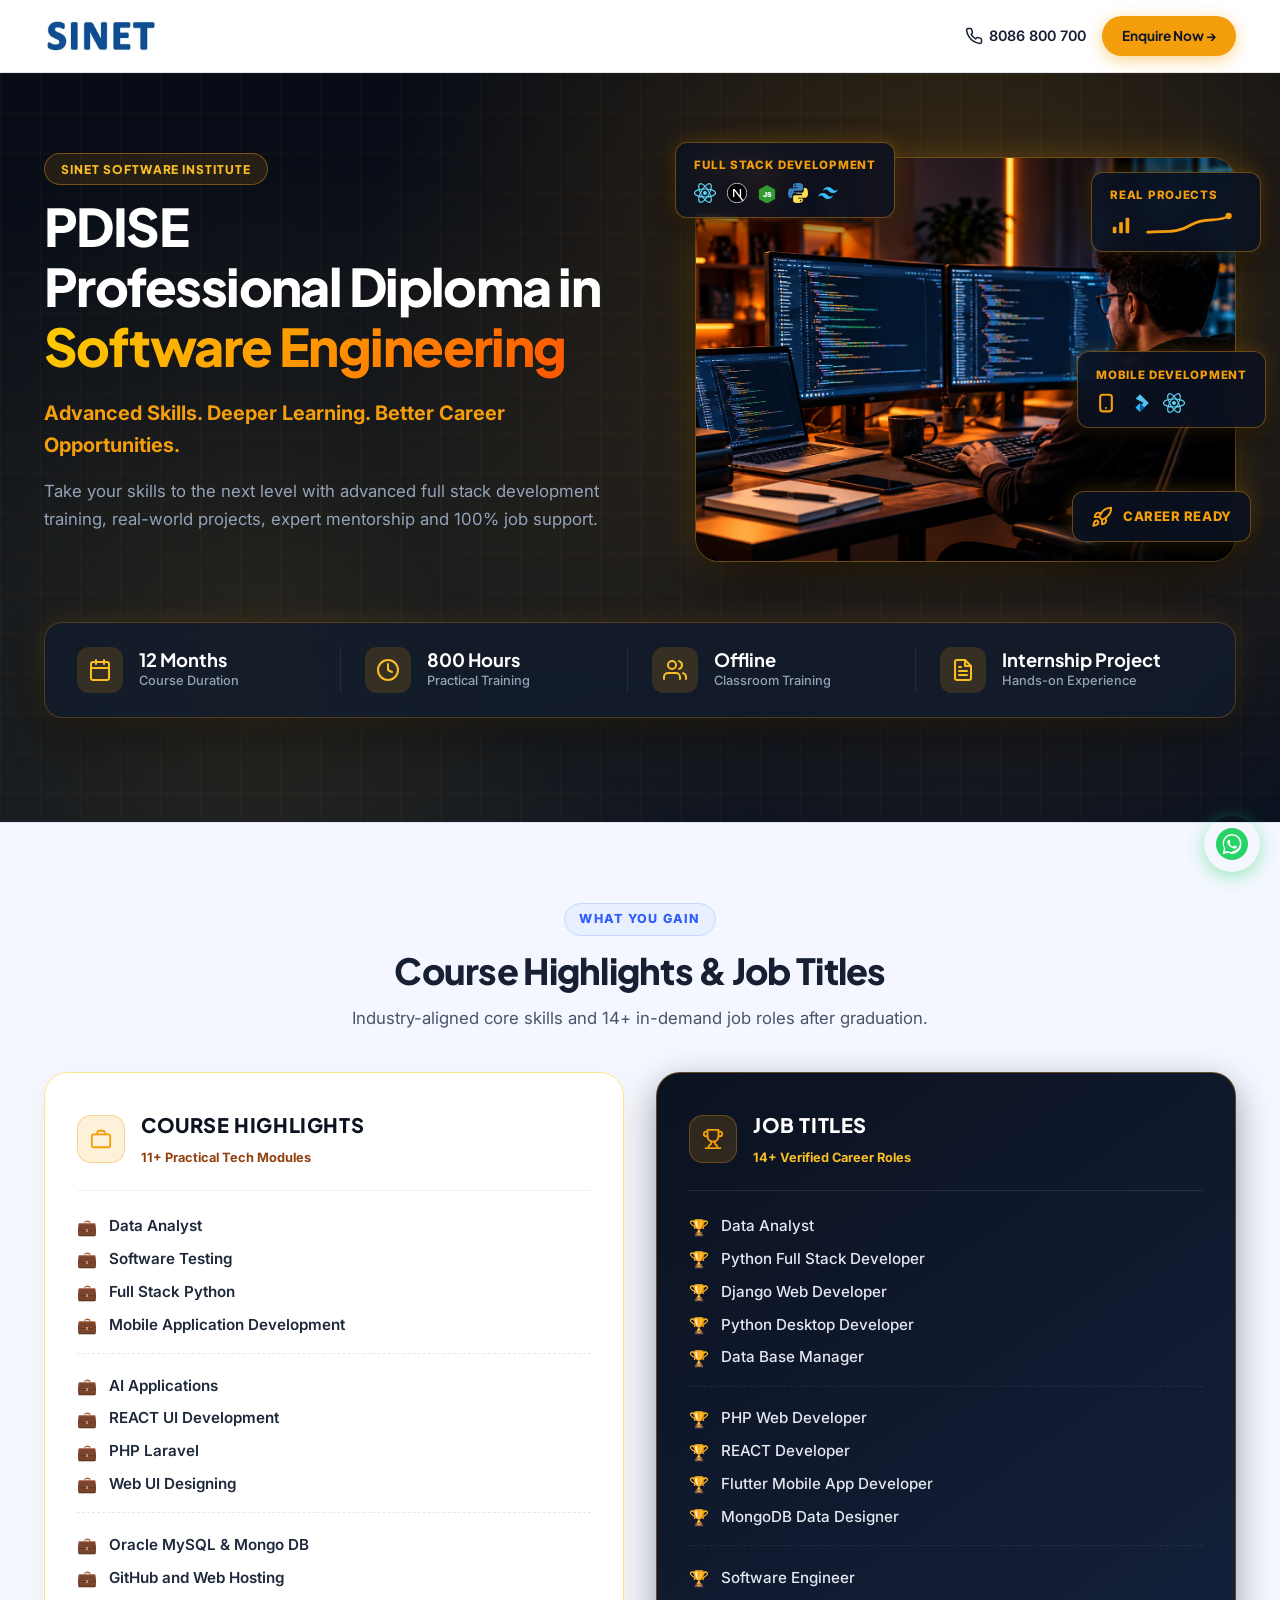
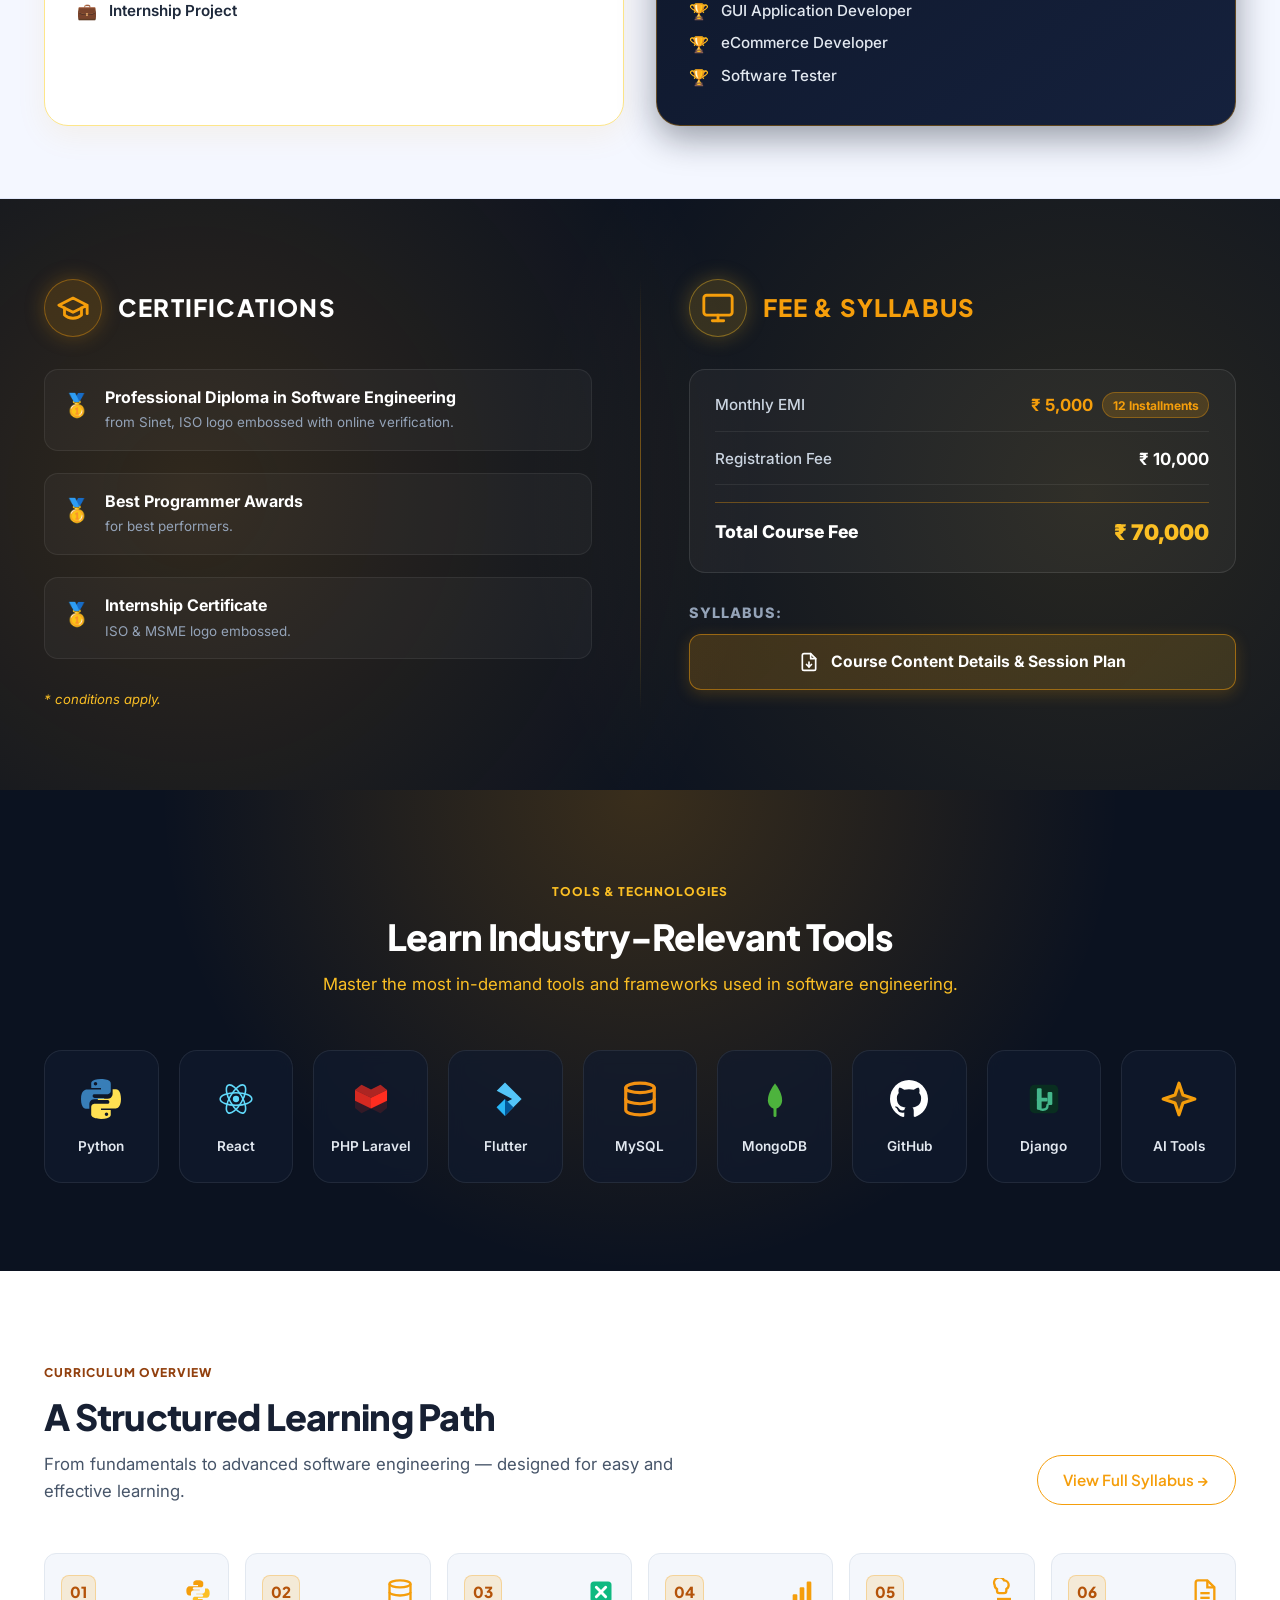
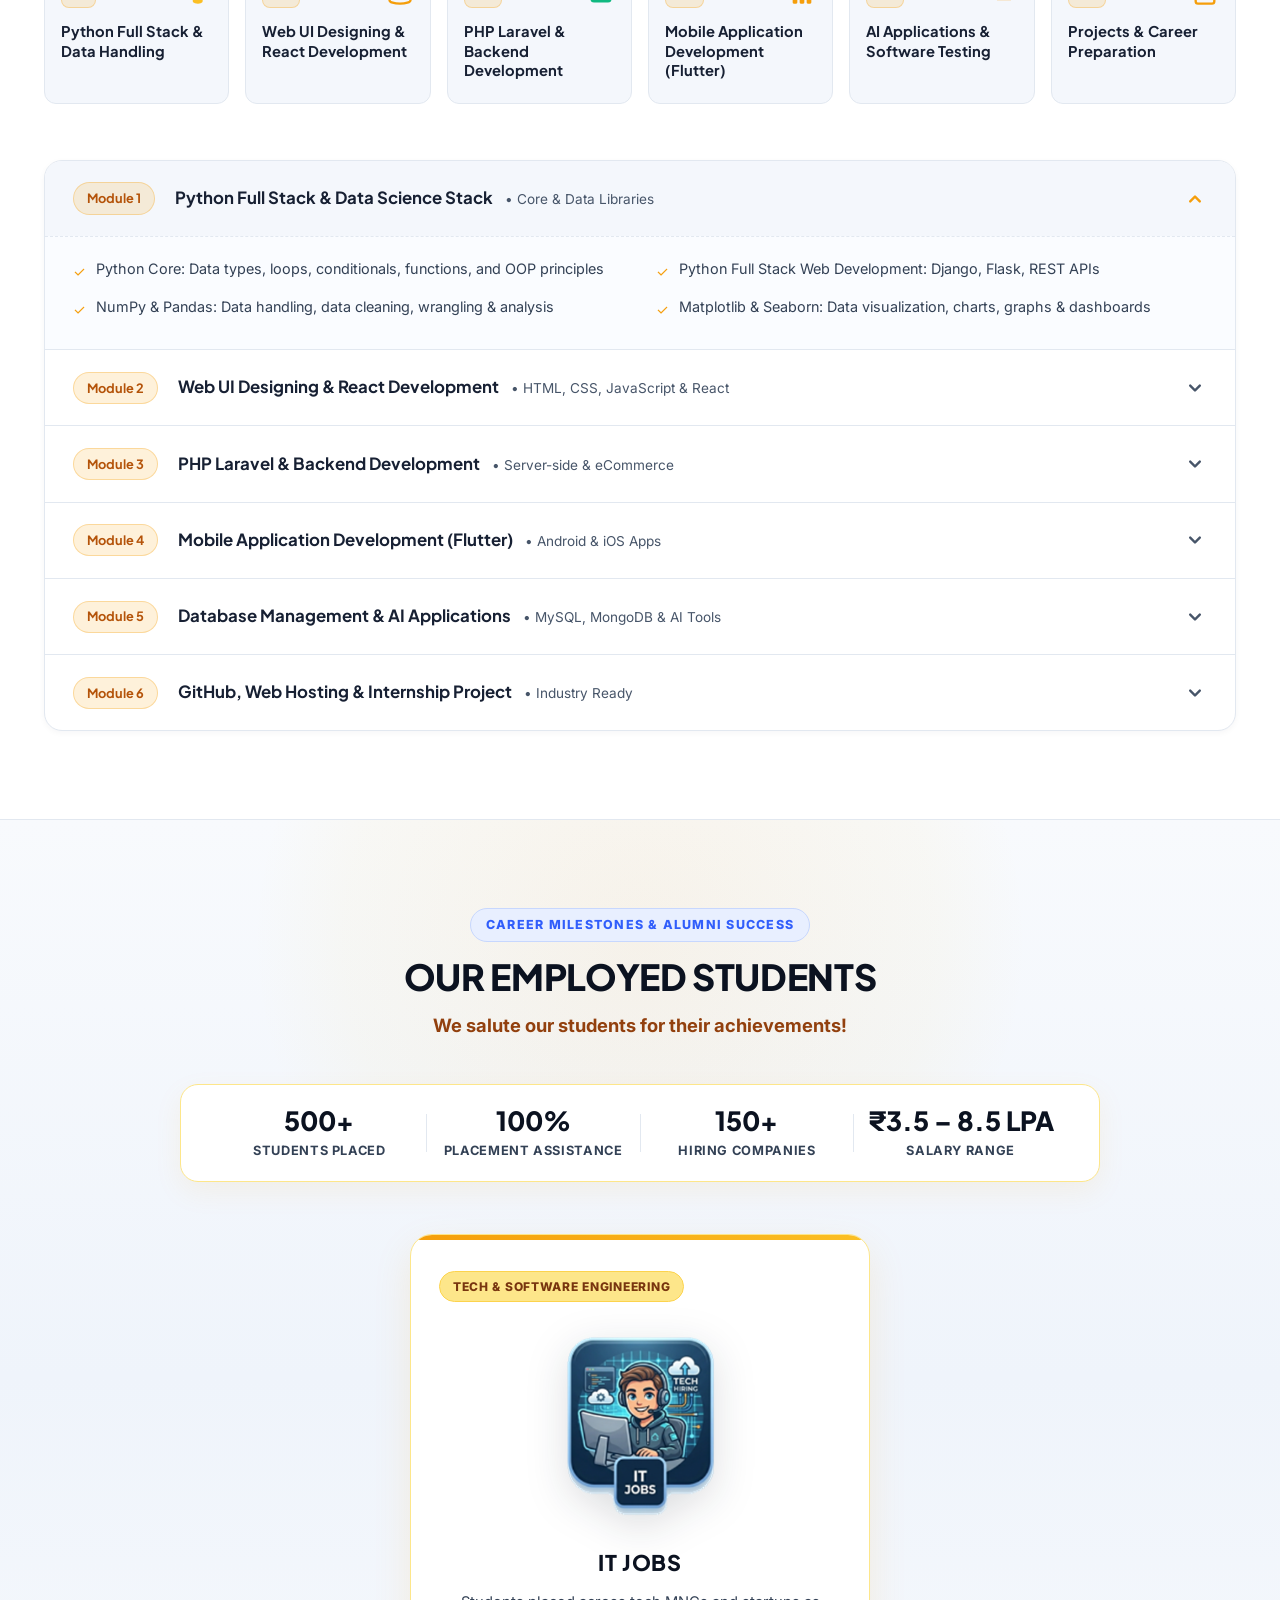
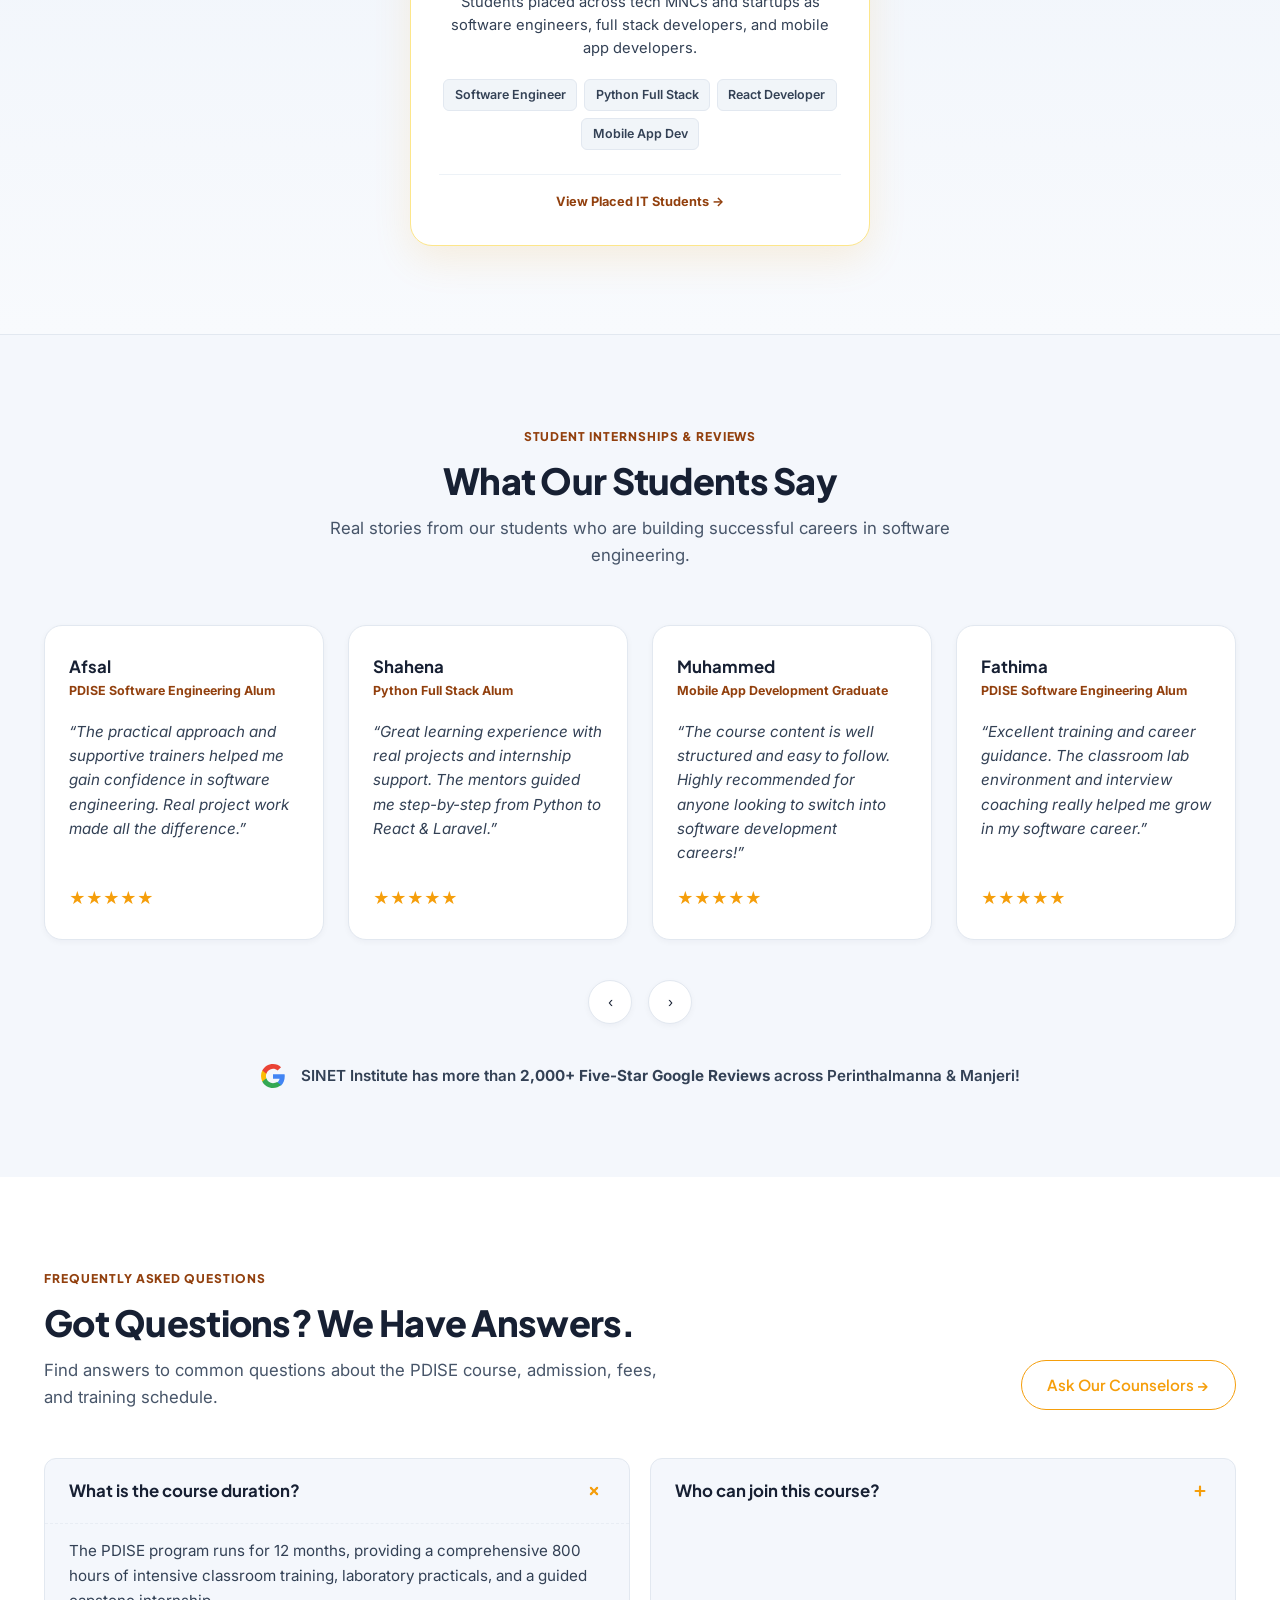
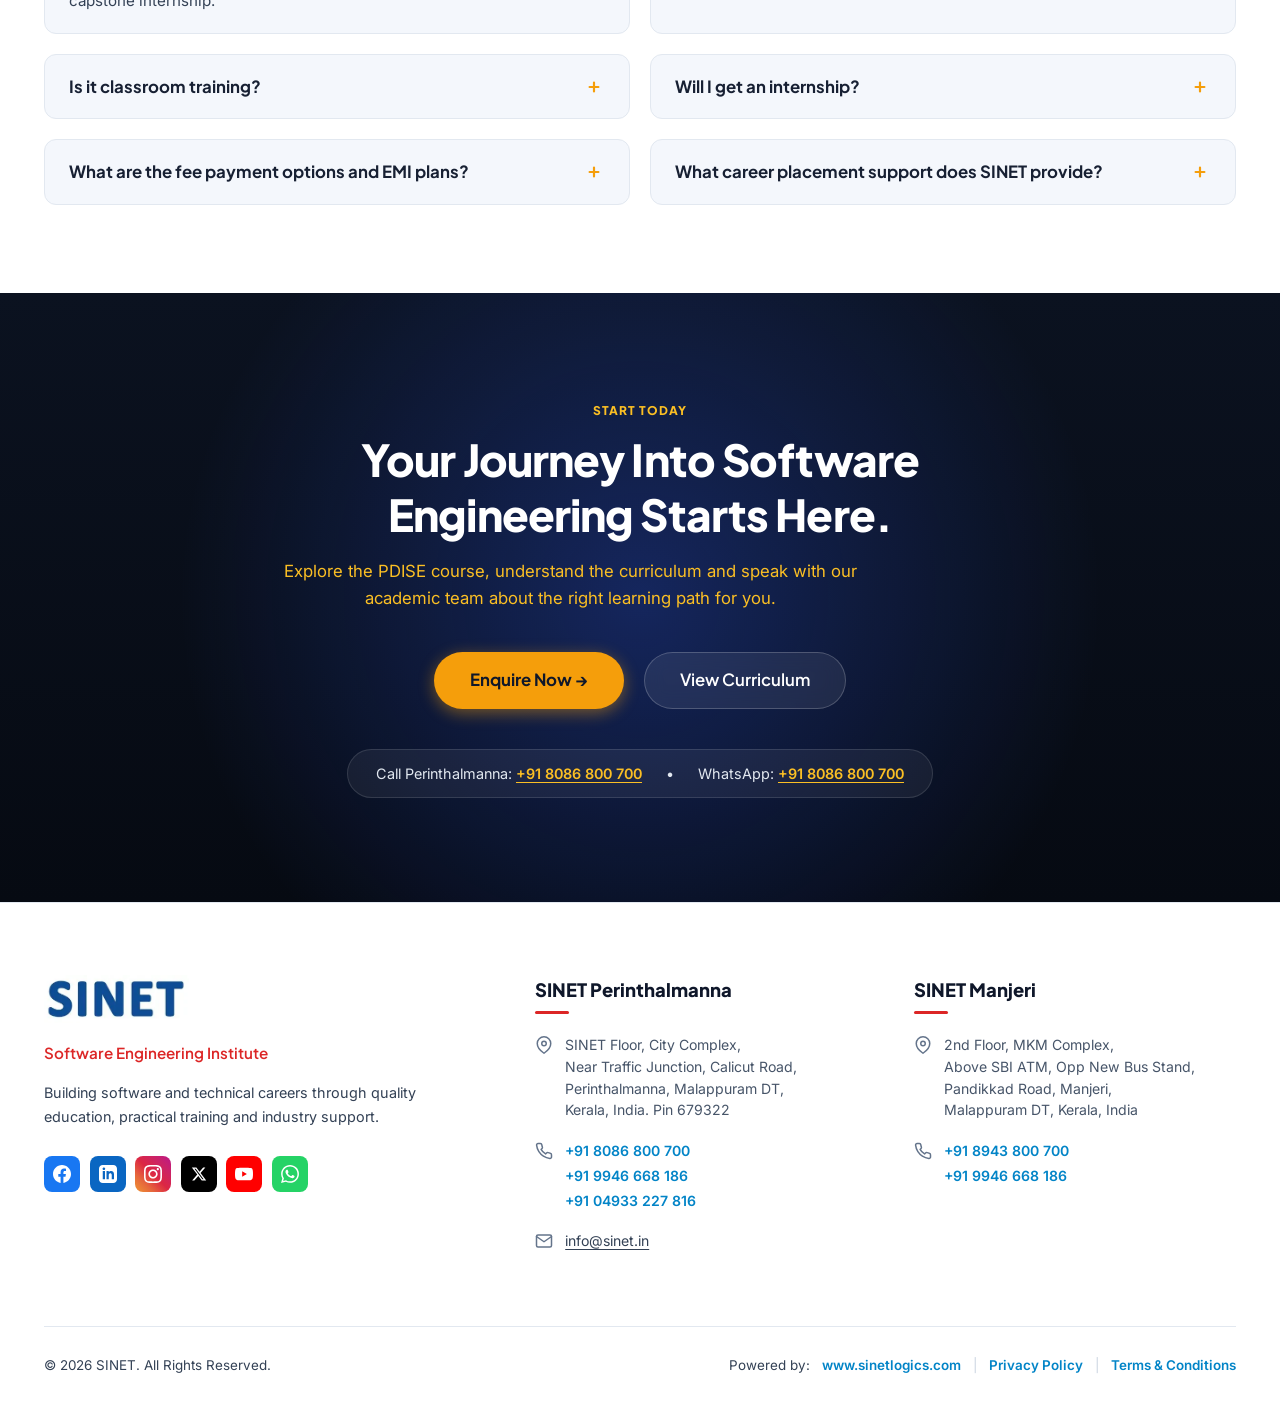
<file: course-details.html>
<!DOCTYPE html>
<html lang="en">
<head>
  <meta charset="UTF-8">
  <meta name="viewport" content="width=device-width, initial-scale=1.0">
  <title>PDISE - Professional Diploma in Software Engineering | SINET Education Perinthalmanna, Malappuram</title>
  <meta name="description" content="Master Software Engineering with SINET Education in Perinthalmanna &amp; Manjeri. 12 months (800 hours) offline classroom training with hands-on internship project, Python Full Stack, React, PHP Laravel, Mobile App Development, and placement training.">
  <meta name="keywords" content="Software Engineering course Perinthalmanna, PDISE course Malappuram, Professional Diploma Software Engineering Kerala, SINET education, Python Full Stack, React UI development, PHP Laravel, Mobile Application Development Kerala">
  
  <!-- Canonical & Social Meta -->
  <link rel="canonical" href="https://shehanaa56-beep.github.io/pdise/course-details.html">
  <meta property="og:title" content="PDISE - Professional Diploma in Software Engineering | SINET Education">
  <meta property="og:description" content="Build a career in software engineering. 12 Months (800 Hours) Offline Classroom Training with hands-on internship project &amp; placement training at SINET.">
  <meta property="og:image" content="images/pdise-hero.png">
  <meta property="og:type" content="website">
  
  <!-- Favicon / Fonts -->
  <link rel="preconnect" href="https://fonts.googleapis.com">
  <link rel="preconnect" href="https://fonts.gstatic.com" crossorigin>
  <link href="https://fonts.googleapis.com/css2?family=Inter:wght@300;400;500;600;700;800&family=Plus+Jakarta+Sans:wght@500;600;700;800&display=swap" rel="stylesheet">
  
  <!-- Stylesheet -->
  <link rel="stylesheet" href="css/style.css?v=20261027c">

  <!-- Schema.org Structured Data -->
  <script type="application/ld+json">
  {
    "@context": "https://schema.org",
    "@type": "Course",
    "name": "Professional Diploma in Software Engineering (PDISE)",
    "description": "Comprehensive 12-month (800-hour) professional diploma covering Python Full Stack, React UI, PHP Laravel, Mobile App Development, Web UI Designing, Oracle MySQL & MongoDB, GitHub, Web Hosting, and internship project.",
    "provider": {
      "@type": "EducationalOrganization",
      "name": "SINET Education",
      "sameAs": "https://www.sinet.in",
      "address": {
        "@type": "PostalAddress",
        "streetAddress": "First Floor, City Complex, Near Traffic Junction, Calicut Road",
        "addressLocality": "Perinthalmanna",
        "addressRegion": "Kerala",
        "postalCode": "679322",
        "addressCountry": "IN"
      },
      "telephone": "+918086800700"
    },
    "hasCourseInstance": {
      "@type": "CourseInstance",
      "courseMode": "Offline classroom training",
      "duration": "P12M",
      "courseWorkload": "PT800H"
    },
    "offers": {
      "@type": "Offer",
      "price": "70000",
      "priceCurrency": "INR",
      "category": "Tuition"
    }
  }
  </script>
</head>
<body>

  <!-- ==========================================================================
       Header / Navigation
       ========================================================================== -->
  <header class="site-header" id="topHeader">
    <div class="container nav-container">
      <a href="index.html" class="nav-brand" aria-label="SINET Education Homepage">
        <img src="images/sinet.webp" alt="SINET Education" style="height: 38px; width: auto; display: block;">
      </a>

      <!-- Right Header Actions -->
      <div class="nav-cta">
        <a href="tel:+918086800700" class="header-phone-link" aria-label="Call SINET Perinthalmanna at +91 8086 800 700">
          <svg width="18" height="18" viewBox="0 0 24 24" fill="none" stroke="currentColor" stroke-width="2" stroke-linecap="round" stroke-linejoin="round"><path d="M22 16.92v3a2 2 0 0 1-2.18 2 19.79 19.79 0 0 1-8.63-3.07 19.5 19.5 0 0 1-6-6 19.79 19.79 0 0 1-3.07-8.67A2 2 0 0 1 4.11 2h3a2 2 0 0 1 2 1.72 12.84 12.84 0 0 0 .7 2.81 2 2 0 0 1-.45 2.11L8.09 9.91a16 16 0 0 0 6 6l1.27-1.27a2 2 0 0 1 2.11-.45 12.84 12.84 0 0 0 2.81.7A2 2 0 0 1 22 16.92z"></path></svg>
          8086 800 700
        </a>
        <a href="#enquiryModal" class="btn btn-primary btn-sm">
          Enquire Now &rarr;
        </a>
      </div>
    </div>
  </header>

  <main>
    <!-- ==========================================================================
         Hero Section
         ========================================================================== -->
    <section class="hero-section" id="hero">
      <div class="hero-grid-pattern"></div>
      <div class="container hero-layout">
        
        <!-- Left Column -->
        <div class="hero-content">
          <div class="eyebrow eyebrow-dark eyebrow-pill">
            SINET SOFTWARE INSTITUTE
          </div>
          <h1 class="hero-title">
            PDISE<br>
            Professional Diploma in<br>
            <span class="gradient-text">Software Engineering</span>
          </h1>
          <h2 class="hero-subtitle">
            Advanced Skills. Deeper Learning. Better Career Opportunities.
          </h2>
          <p class="hero-description">
            Take your skills to the next level with advanced full stack development training, real-world projects, expert mentorship and 100% job support.
          </p>
        </div>

        <!-- Right Column (Workspace Visual & Glass Badges matching PDISE) -->
        <div class="hero-visual-wrapper">
          <div class="hero-main-visual">
            <img src="images/pdise-hero.png" alt="PDISE Professional Software Engineering Workspace" width="700" height="525" fetchpriority="high">
          </div>

          <!-- Floating Badges Matching Image Reference -->
          <!-- Card 1: Top Left "FULL STACK DEVELOPMENT" -->
          <div class="floating-glass-card card-top-left">
            <div style="font-size: 0.72rem; font-weight: 800; color: #F59E0B; letter-spacing: 0.06em; margin-bottom: 0.45rem; text-transform: uppercase;">
              FULL STACK DEVELOPMENT
            </div>
            <div style="display: flex; align-items: center; gap: 0.65rem;">
              <!-- 1. React -->
              <svg width="22" height="22" viewBox="-11.5 -10.232 23 20.463" fill="none">
                <circle cx="0" cy="0" r="2.05" fill="#61DAFB"/>
                <g stroke="#61DAFB" stroke-width="1.2">
                  <ellipse rx="11" ry="4.2"/>
                  <ellipse rx="11" ry="4.2" transform="rotate(60)"/>
                  <ellipse rx="11" ry="4.2" transform="rotate(120)"/>
                </g>
              </svg>
              <!-- 2. Next.js -->
              <svg width="20" height="20" viewBox="0 0 180 180" fill="none">
                <circle cx="90" cy="90" r="88" fill="#000000" stroke="#FFFFFF" stroke-width="6"/>
                <path d="M149.508 157.52L69.142 54H54V125.97H66.1136V69.3836L139.999 164.845C143.333 162.614 146.509 160.165 149.508 157.52Z" fill="#FFFFFF"/>
                <rect x="115" y="54" width="12" height="72" fill="#FFFFFF"/>
              </svg>
              <!-- 3. Node.js -->
              <svg width="20" height="20" viewBox="0 0 32 32" fill="none">
                <path d="M16 3L3 10.5V25.5L16 33L29 25.5V10.5L16 3Z" fill="#339933"/>
                <text x="16" y="22" font-size="11" font-weight="900" fill="#FFFFFF" text-anchor="middle" font-family="'Inter', sans-serif">JS</text>
              </svg>
              <!-- 4. Python -->
              <svg width="20" height="20" viewBox="0 0 256 255" fill="none">
                <path d="M126.9 0C61.4 0 65.4 28.4 65.4 28.4L65.6 57.8H128V66.6H38.5C38.5 66.6 0 62.3 0 127.8C0 193.3 33.6 190.5 33.6 190.5H53.5V162.7C53.5 162.7 52.4 129.5 85.9 129.5H148.1V120.7H85.9C85.9 120.7 74.4 120.3 74.4 108.9C74.4 97.5 83.3 97.5 83.3 97.5H168.3C168.3 97.5 190.7 97.1 190.7 75.3C190.7 53.5 190.7 29.2 190.7 29.2C190.7 29.2 195.4 0 126.9 0ZM92.8 19.4C98.8 19.4 103.7 24.3 103.7 30.3C103.7 36.3 98.8 41.2 92.8 41.2C86.8 41.2 81.9 36.3 81.9 30.3C81.9 24.3 86.8 19.4 92.8 19.4Z" fill="#387EB8"/>
                <path d="M129.1 254.9C194.6 254.9 190.6 226.5 190.6 226.5L190.4 197.1H128V188.3H217.5C217.5 188.3 256 192.6 256 127.1C256 61.6 222.4 64.4 222.4 64.4H202.5V92.2C202.5 92.2 203.6 125.4 170.1 125.4H107.9V134.2H170.1C170.1 134.2 181.6 134.6 181.6 146C181.6 157.4 172.7 157.4 172.7 157.4H87.7C87.7 157.4 65.3 157.8 65.3 179.6C65.3 201.4 65.3 225.7 65.3 225.7C65.3 225.7 60.6 254.9 129.1 254.9ZM163.2 235.5C157.2 235.5 152.3 230.6 152.3 224.6C152.3 218.6 157.2 213.7 163.2 213.7C169.2 213.7 174.1 218.6 174.1 224.6C174.1 230.6 169.2 235.5 163.2 235.5Z" fill="#FFE052"/>
              </svg>
              <!-- 5. Tailwind CSS -->
              <svg width="20" height="20" viewBox="0 0 24 24" fill="#38BDF8">
                <path d="M12.001,4.8c-3.2,0-5.2,1.6-6,4.8c1.2-1.6,2.6-2.2,4.2-1.8c0.913,0.228,1.565,0.89,2.288,1.624 C13.666,10.618,15.027,12,18.001,12c3.2,0,5.2-1.6,6-4.8c-1.2,1.6-2.6,2.2-4.2,1.8c-0.913-0.228-1.565-0.89-2.288-1.624 C16.337,6.182,14.976,4.8,12.001,4.8z M6.001,12c-3.2,0-5.2,1.6-6,4.8c1.2-1.6,2.6-2.2,4.2-1.8c0.913,0.228,1.565,0.89,2.288,1.624 c1.177,1.194,2.538,2.576,5.512,2.576c3.2,0,5.2-1.6,6-4.8c-1.2,1.6-2.6,2.2-4.2,1.8c-0.913-0.228-1.565-0.89-2.288-1.624 C10.337,13.382,8.976,12,6.001,12z"/>
              </svg>
            </div>
          </div>

          <!-- Card 2: Top Right "REAL PROJECTS" -->
          <div class="floating-glass-card card-top-right">
            <div style="font-size: 0.72rem; font-weight: 800; color: #F59E0B; letter-spacing: 0.06em; margin-bottom: 0.45rem; text-transform: uppercase;">
              REAL PROJECTS
            </div>
            <div style="display: flex; align-items: center; gap: 0.75rem;">
              <!-- Ascending Bars -->
              <svg width="22" height="22" viewBox="0 0 24 24" fill="#F59E0B">
                <rect x="3" y="14" width="4" height="7" rx="1"/>
                <rect x="10" y="9" width="4" height="12" rx="1"/>
                <rect x="17" y="4" width="4" height="17" rx="1"/>
              </svg>
              <!-- Growth Trend Curve -->
              <svg width="90" height="26" viewBox="0 0 100 28" fill="none">
                <path d="M4 22 C 22 20, 36 24, 52 14 C 68 4, 82 12, 94 4" stroke="#F59E0B" stroke-width="3" stroke-linecap="round"/>
                <circle cx="94" cy="4" r="3.5" fill="#F59E0B"/>
              </svg>
            </div>
          </div>

          <!-- Card 3: Mid Right "MOBILE DEVELOPMENT" -->
          <div class="floating-glass-card card-mid-right">
            <div style="font-size: 0.72rem; font-weight: 800; color: #F59E0B; letter-spacing: 0.06em; margin-bottom: 0.45rem; text-transform: uppercase;">
              MOBILE DEVELOPMENT
            </div>
            <div style="display: flex; align-items: center; gap: 0.85rem;">
              <!-- 1. Smartphone Icon -->
              <svg width="20" height="22" viewBox="0 0 24 24" fill="none" stroke="#F59E0B" stroke-width="2.5" stroke-linecap="round" stroke-linejoin="round">
                <rect x="5" y="2" width="14" height="20" rx="3"/>
                <line x1="12" y1="18" x2="12.01" y2="18"/>
              </svg>
              <!-- 2. Flutter -->
              <svg width="20" height="22" viewBox="0 0 32 32" fill="none">
                <polygon points="16,2 30,16 16,30 9,23 22,16 9,9" fill="#54C5F8"/>
                <polygon points="9,23 16,30 23,23 16,16" fill="#01579B"/>
                <polygon points="16,16 9,23 16,30" fill="#29B6F6"/>
              </svg>
              <!-- 3. React Native -->
              <svg width="22" height="22" viewBox="-11.5 -10.232 23 20.463" fill="none">
                <circle cx="0" cy="0" r="2.05" fill="#61DAFB"/>
                <g stroke="#61DAFB" stroke-width="1.2">
                  <ellipse rx="11" ry="4.2"/>
                  <ellipse rx="11" ry="4.2" transform="rotate(60)"/>
                  <ellipse rx="11" ry="4.2" transform="rotate(120)"/>
                </g>
              </svg>
            </div>
          </div>

          <!-- Card 4: Bottom Right "CAREER READY" -->
          <div class="floating-glass-card card-bottom-right">
            <div style="display: flex; align-items: center; gap: 0.65rem;">
              <svg width="22" height="22" viewBox="0 0 24 24" fill="none" stroke="#F59E0B" stroke-width="2.2" stroke-linecap="round" stroke-linejoin="round">
                <path d="M4.5 16.5c-1.5 1.26-2 5-2 5s3.74-.5 5-2c.71-.84.7-2.13-.09-2.91a2.18 2.18 0 0 0-2.91-.09z"/>
                <path d="m12 15-3-3a22 22 0 0 1 2-3.95A12.88 12.88 0 0 1 22 2c0 2.72-.78 7.5-6 11a22.35 22.35 0 0 1-4 2z"/>
                <path d="M9 12H4s.55-3.03 2-4c1.62-1.08 5 0 5 0"/>
                <path d="M12 15v5s3.03-.55 4-2c1.08-1.62 0-5 0-5"/>
              </svg>
              <span style="font-size: 0.82rem; font-weight: 800; color: #F59E0B; letter-spacing: 0.04em;">CAREER READY</span>
            </div>
          </div>
        </div>

      </div>

      <!-- Course Information Strip (Verified SINET Facts) -->
      <div class="container course-strip-container">
        <div class="strip-card strip-card-dark">
          <!-- Item 1: Duration -->
          <div class="strip-item">
            <div class="strip-icon-box">
              <svg width="24" height="24" viewBox="0 0 24 24" fill="none" stroke="currentColor" stroke-width="2" stroke-linecap="round" stroke-linejoin="round"><rect x="3" y="4" width="18" height="18" rx="2" ry="2"></rect><line x1="16" y1="2" x2="16" y2="6"></line><line x1="8" y1="2" x2="8" y2="6"></line><line x1="3" y1="10" x2="21" y2="10"></line></svg>
            </div>
            <div>
              <div class="strip-primary">12 Months</div>
              <div class="strip-label">Course Duration</div>
            </div>
          </div>

          <!-- Item 2: Training Hours -->
          <div class="strip-item">
            <div class="strip-icon-box">
              <svg width="24" height="24" viewBox="0 0 24 24" fill="none" stroke="currentColor" stroke-width="2" stroke-linecap="round" stroke-linejoin="round"><circle cx="12" cy="12" r="10"></circle><polyline points="12 6 12 12 16 14"></polyline></svg>
            </div>
            <div>
              <div class="strip-primary">800 Hours</div>
              <div class="strip-label">Practical Training</div>
            </div>
          </div>

          <!-- Item 3: Format -->
          <div class="strip-item">
            <div class="strip-icon-box">
              <svg width="24" height="24" viewBox="0 0 24 24" fill="none" stroke="currentColor" stroke-width="2" stroke-linecap="round" stroke-linejoin="round"><path d="M17 21v-2a4 4 0 0 0-4-4H5a4 4 0 0 0-4 4v2"></path><circle cx="9" cy="7" r="4"></circle><path d="M23 21v-2a4 4 0 0 0-3-3.87"></path><path d="M16 3.13a4 4 0 0 1 0 7.75"></path></svg>
            </div>
            <div>
              <div class="strip-primary">Offline</div>
              <div class="strip-label">Classroom Training</div>
            </div>
          </div>

          <!-- Item 4: Internship -->
          <div class="strip-item">
            <div class="strip-icon-box">
              <svg width="24" height="24" viewBox="0 0 24 24" fill="none" stroke="currentColor" stroke-width="2" stroke-linecap="round" stroke-linejoin="round"><path d="M14 2H6a2 2 0 0 0-2 2v16a2 2 0 0 0 2 2h12a2 2 0 0 0 2-2V8z"></path><polyline points="14 2 14 8 20 8"></polyline><line x1="16" y1="13" x2="8" y2="13"></line><line x1="16" y1="17" x2="8" y2="17"></line><polyline points="10 9 9 9 8 9"></polyline></svg>
            </div>
            <div>
              <div class="strip-primary">Internship Project</div>
              <div class="strip-label">Hands-on Experience</div>
            </div>
          </div>
        </div>
      </div>
    </section>



    <!-- ==========================================================================
         Course Highlights & Job Placements Section
         ========================================================================== -->
    <section class="sinet-highlights-sec" id="highlights">
      <div class="container">
        <div class="text-center" style="margin-bottom:2.5rem;">
          <div class="sinet-badge-eyebrow">WHAT YOU GAIN</div>
          <h2 class="section-title">Course Highlights &amp; Job Titles</h2>
          <p class="section-subtitle">Industry-aligned core skills and 14+ in-demand job roles after graduation.</p>
        </div>

        <div class="sinet-hl-grid">

          <!-- Course Highlights Column -->
          <div class="sinet-hl-card sinet-hl-card-light">
            <div class="sinet-hl-card-top">
              <div class="sinet-hl-icon-badge blue">
                <svg width="22" height="22" viewBox="0 0 24 24" fill="none" stroke="currentColor" stroke-width="2" stroke-linecap="round" stroke-linejoin="round"><rect x="2" y="7" width="20" height="14" rx="2"/><path d="M16 7V5a2 2 0 0 0-2-2h-4a2 2 0 0 0-2 2v2"/></svg>
              </div>
              <div>
                <h3 class="sinet-hl-card-heading">COURSE HIGHLIGHTS</h3>
                <span class="sinet-hl-subtag">11+ Practical Tech Modules</span>
              </div>
            </div>
            <div class="sinet-hl-body">
              <div class="sinet-hl-group">
                <div class="sinet-hl-row"><span class="sinet-hl-bullet">💼</span><span class="sinet-hl-text">Data Analyst</span></div>
                <div class="sinet-hl-row"><span class="sinet-hl-bullet">💼</span><span class="sinet-hl-text">Software Testing</span></div>
                <div class="sinet-hl-row"><span class="sinet-hl-bullet">💼</span><span class="sinet-hl-text">Full Stack Python</span></div>
                <div class="sinet-hl-row"><span class="sinet-hl-bullet">💼</span><span class="sinet-hl-text">Mobile Application Development</span></div>
              </div>
              <div class="sinet-hl-group">
                <div class="sinet-hl-row"><span class="sinet-hl-bullet">💼</span><span class="sinet-hl-text">AI Applications</span></div>
                <div class="sinet-hl-row"><span class="sinet-hl-bullet">💼</span><span class="sinet-hl-text">REACT UI Development</span></div>
                <div class="sinet-hl-row"><span class="sinet-hl-bullet">💼</span><span class="sinet-hl-text">PHP Laravel</span></div>
                <div class="sinet-hl-row"><span class="sinet-hl-bullet">💼</span><span class="sinet-hl-text">Web UI Designing</span></div>
              </div>
              <div class="sinet-hl-group">
                <div class="sinet-hl-row"><span class="sinet-hl-bullet">💼</span><span class="sinet-hl-text">Oracle MySQL &amp; Mongo DB</span></div>
                <div class="sinet-hl-row"><span class="sinet-hl-bullet">💼</span><span class="sinet-hl-text">GitHub and Web Hosting</span></div>
                <div class="sinet-hl-row"><span class="sinet-hl-bullet">💼</span><span class="sinet-hl-text">Internship Project</span></div>
              </div>
            </div>
          </div>

          <!-- Job Placements Column -->
          <div class="sinet-hl-card sinet-hl-card-dark">
            <div class="sinet-hl-card-top">
              <div class="sinet-hl-icon-badge gold">
                <svg width="22" height="22" viewBox="0 0 24 24" fill="none" stroke="currentColor" stroke-width="2" stroke-linecap="round" stroke-linejoin="round"><path d="M6 9H4.5a2.5 2.5 0 0 1 0-5H6"/><path d="M18 9h1.5a2.5 2.5 0 0 0 0-5H18"/><path d="M4 22h16"/><path d="M10 14.66V17c0 .55-.47.98-.97 1.21C7.85 18.75 7 20.24 7 22"/><path d="M14 14.66V17c0 .55.47.98.97 1.21C16.15 18.75 17 20.24 17 22"/><path d="M18 2H6v7a6 6 0 0 0 12 0V2Z"/></svg>
              </div>
              <div>
                <h3 class="sinet-hl-card-heading light">JOB TITLES</h3>
                <span class="sinet-hl-subtag light">14+ Verified Career Roles</span>
              </div>
            </div>
            <div class="sinet-hl-body">
              <div class="sinet-hl-group dark">
                <div class="sinet-hl-row"><span class="sinet-hl-bullet">🏆</span><span class="sinet-hl-text light">Data Analyst</span></div>
                <div class="sinet-hl-row"><span class="sinet-hl-bullet">🏆</span><span class="sinet-hl-text light">Python Full Stack Developer</span></div>
                <div class="sinet-hl-row"><span class="sinet-hl-bullet">🏆</span><span class="sinet-hl-text light">Django Web Developer</span></div>
                <div class="sinet-hl-row"><span class="sinet-hl-bullet">🏆</span><span class="sinet-hl-text light">Python Desktop Developer</span></div>
                <div class="sinet-hl-row"><span class="sinet-hl-bullet">🏆</span><span class="sinet-hl-text light">Data Base Manager</span></div>
              </div>
              <div class="sinet-hl-group dark">
                <div class="sinet-hl-row"><span class="sinet-hl-bullet">🏆</span><span class="sinet-hl-text light">PHP Web Developer</span></div>
                <div class="sinet-hl-row"><span class="sinet-hl-bullet">🏆</span><span class="sinet-hl-text light">REACT Developer</span></div>
                <div class="sinet-hl-row"><span class="sinet-hl-bullet">🏆</span><span class="sinet-hl-text light">Flutter Mobile App Developer</span></div>
                <div class="sinet-hl-row"><span class="sinet-hl-bullet">🏆</span><span class="sinet-hl-text light">MongoDB Data Designer</span></div>
              </div>
              <div class="sinet-hl-group dark">
                <div class="sinet-hl-row"><span class="sinet-hl-bullet">🏆</span><span class="sinet-hl-text light">Software Engineer</span></div>
                <div class="sinet-hl-row"><span class="sinet-hl-bullet">🏆</span><span class="sinet-hl-text light">GUI Application Developer</span></div>
                <div class="sinet-hl-row"><span class="sinet-hl-bullet">🏆</span><span class="sinet-hl-text light">eCommerce Developer</span></div>
                <div class="sinet-hl-row"><span class="sinet-hl-bullet">🏆</span><span class="sinet-hl-text light">Software Tester</span></div>
              </div>
            </div>
          </div>

        </div><!-- /.sinet-hl-grid -->
      </div><!-- /.container -->
    </section>


    <!-- ==========================================================================
         Certifications & Fee/Syllabus Section (Side-by-Side in Web View)
         ========================================================================== -->
    <section class="sinet-certfee-sec" id="certifications">
      <div class="container">

        <div class="sinet-cf-container">

          <!-- Left Side: Certifications -->
          <div class="sinet-cf-col sinet-cf-cert-side">
            <div class="sinet-cf-header">
              <div class="sinet-cf-icon-circle blue">
                <svg width="34" height="34" viewBox="0 0 24 24" fill="none" stroke="#F59E0B" stroke-width="2" stroke-linecap="round" stroke-linejoin="round">
                  <path d="M22 10v6M2 10l10-5 10 5-10 5z"/>
                  <path d="M6 12v5c3 3 9 3 12 0v-5"/>
                </svg>
              </div>
              <h3 class="sinet-cf-title">CERTIFICATIONS</h3>
            </div>

            <div class="sinet-cert-items">
              <div class="sinet-cert-card">
                <span class="sinet-cert-medal">🥇</span>
                <div class="sinet-cert-info">
                  <h4 class="sinet-cert-name">Professional Diploma in Software Engineering</h4>
                  <p class="sinet-cert-issuer">from Sinet, ISO logo embossed with online verification.</p>
                </div>
              </div>

              <div class="sinet-cert-card">
                <span class="sinet-cert-medal">🥇</span>
                <div class="sinet-cert-info">
                  <h4 class="sinet-cert-name">Best Programmer Awards</h4>
                  <p class="sinet-cert-issuer">for best performers.</p>
                </div>
              </div>

              <div class="sinet-cert-card">
                <span class="sinet-cert-medal">🥇</span>
                <div class="sinet-cert-info">
                  <h4 class="sinet-cert-name">Internship Certificate</h4>
                  <p class="sinet-cert-issuer">ISO &amp; MSME logo embossed.</p>
                </div>
              </div>

              <p class="sinet-cert-notes">* conditions apply.</p>
            </div>
          </div>

          <!-- Divider for Web View -->
          <div class="sinet-cf-divider" aria-hidden="true"></div>

          <!-- Right Side: Fee & Syllabus -->
          <div class="sinet-cf-col sinet-cf-fee-side">
            <div class="sinet-cf-header">
              <div class="sinet-cf-icon-circle cyan">
                <svg width="34" height="34" viewBox="0 0 24 24" fill="none" stroke="#F59E0B" stroke-width="2" stroke-linecap="round" stroke-linejoin="round">
                  <rect x="2" y="3" width="20" height="14" rx="2"/>
                  <line x1="8" y1="21" x2="16" y2="21"/>
                  <line x1="12" y1="17" x2="12" y2="21"/>
                </svg>
              </div>
              <h3 class="sinet-cf-title cyan-text">FEE &amp; SYLLABUS</h3>
            </div>

            <!-- Fee Breakdown Box -->
            <div class="sinet-fee-box">
              <div class="sinet-fee-line highlight">
                <span class="sinet-fee-label">Monthly EMI</span>
                <span class="sinet-fee-amount emi">
                  ₹ 5,000 <span class="sinet-fee-tag">12 Installments</span>
                </span>
              </div>
              <div class="sinet-fee-line">
                <span class="sinet-fee-label">Registration Fee</span>
                <span class="sinet-fee-amount">₹ 10,000</span>
              </div>
              <div class="sinet-fee-line total">
                <span class="sinet-fee-label">Total Course Fee</span>
                <span class="sinet-fee-amount total-val">₹ 70,000</span>
              </div>
            </div>

            <!-- Syllabus Section -->
            <div class="sinet-syllabus-block">
              <h4 class="sinet-syllabus-title">Syllabus:</h4>
              <a href="#enquiryModal" class="sinet-syllabus-btn">
                <svg width="20" height="20" viewBox="0 0 24 24" fill="none" stroke="currentColor" stroke-width="2" stroke-linecap="round" stroke-linejoin="round">
                  <path d="M14 2H6a2 2 0 0 0-2 2v16a2 2 0 0 0 2 2h12a2 2 0 0 0 2-2V8z"/>
                  <polyline points="14 2 14 8 20 8"/>
                  <line x1="12" y1="18" x2="12" y2="12"/>
                  <polyline points="9 15 12 18 15 15"/>
                </svg>
                Course Content Details &amp; Session Plan
              </a>
            </div>
          </div>

        </div><!-- /.sinet-cf-container -->

      </div><!-- /.container -->
    </section>


    <!-- ==========================================================================
         Tools & Technologies (Dark Navy Section)
         ========================================================================== -->
    <section class="section-tools" id="tools">
      <div class="container">
        <div class="text-center">
          <div class="eyebrow eyebrow-dark">TOOLS &amp; TECHNOLOGIES</div>
          <h2 class="section-title light">Learn Industry-Relevant Tools</h2>
          <p class="section-subtitle light">
            Master the most in-demand tools and frameworks used in software engineering.
          </p>
        </div>

        <div class="tools-grid">
          <!-- 1. Python -->
          <div class="tool-badge-card">
            <div class="tool-icon-container">
              <svg width="40" height="40" viewBox="0 0 256 255" fill="none">
                <path d="M126.9 0C61.4 0 65.4 28.4 65.4 28.4L65.6 57.8H128V66.6H38.5C38.5 66.6 0 62.3 0 127.8C0 193.3 33.6 190.5 33.6 190.5H53.5V162.7C53.5 162.7 52.4 129.5 85.9 129.5H148.1V120.7H85.9C85.9 120.7 74.4 120.3 74.4 108.9C74.4 97.5 83.3 97.5 83.3 97.5H168.3C168.3 97.5 190.7 97.1 190.7 75.3C190.7 53.5 190.7 29.2 190.7 29.2C190.7 29.2 195.4 0 126.9 0ZM92.8 19.4C98.8 19.4 103.7 24.3 103.7 30.3C103.7 36.3 98.8 41.2 92.8 41.2C86.8 41.2 81.9 36.3 81.9 30.3C81.9 24.3 86.8 19.4 92.8 19.4Z" fill="#387EB8"/>
                <path d="M129.1 254.9C194.6 254.9 190.6 226.5 190.6 226.5L190.4 197.1H128V188.3H217.5C217.5 188.3 256 192.6 256 127.1C256 61.6 222.4 64.4 222.4 64.4H202.5V92.2C202.5 92.2 203.6 125.4 170.1 125.4H107.9V134.2H170.1C170.1 134.2 181.6 134.6 181.6 146C181.6 157.4 172.7 157.4 172.7 157.4H87.7C87.7 157.4 65.3 157.8 65.3 179.6C65.3 201.4 65.3 225.7 65.3 225.7C65.3 225.7 60.6 254.9 129.1 254.9ZM163.2 235.5C157.2 235.5 152.3 230.6 152.3 224.6C152.3 218.6 157.2 213.7 163.2 213.7C169.2 213.7 174.1 218.6 174.1 224.6C174.1 230.6 169.2 235.5 163.2 235.5Z" fill="#FFE052"/>
              </svg>
            </div>
            <span class="tool-name">Python</span>
          </div>

          <!-- 2. React -->
          <div class="tool-badge-card">
            <div class="tool-icon-container">
              <svg width="38" height="38" viewBox="0 0 48 48" fill="none">
                <circle cx="24" cy="24" r="4" fill="#61DAFB"/>
                <ellipse cx="24" cy="24" rx="20" ry="8" stroke="#61DAFB" stroke-width="2" fill="none"/>
                <ellipse cx="24" cy="24" rx="20" ry="8" stroke="#61DAFB" stroke-width="2" fill="none" transform="rotate(60 24 24)"/>
                <ellipse cx="24" cy="24" rx="20" ry="8" stroke="#61DAFB" stroke-width="2" fill="none" transform="rotate(120 24 24)"/>
              </svg>
            </div>
            <span class="tool-name">React</span>
          </div>

          <!-- 3. PHP Laravel -->
          <div class="tool-badge-card">
            <div class="tool-icon-container">
              <svg width="38" height="38" viewBox="0 0 32 32" fill="none">
                <path d="M29.5 8.5L24 4L16 8L8 4L2.5 8.5V23.5L8 28L16 24L24 28L29.5 23.5V8.5Z" fill="#FF2D20" opacity="0.15"/>
                <path d="M16 8L8 4L2.5 8.5L16 15L29.5 8.5L24 4L16 8Z" fill="#FF2D20" opacity="0.6"/>
                <path d="M16 24L2.5 17.5V8.5L16 15V24Z" fill="#FF2D20" opacity="0.8"/>
                <path d="M16 24L29.5 17.5V8.5L16 15V24Z" fill="#FF2D20"/>
              </svg>
            </div>
            <span class="tool-name">PHP Laravel</span>
          </div>

          <!-- 4. Flutter -->
          <div class="tool-badge-card">
            <div class="tool-icon-container">
              <svg width="38" height="38" viewBox="0 0 32 32" fill="none">
                <polygon points="16,2 30,16 16,30 9,23 22,16 9,9" fill="#54C5F8"/>
                <polygon points="9,23 16,30 23,23 16,16" fill="#01579B"/>
                <polygon points="16,16 9,23 16,30" fill="#29B6F6"/>
              </svg>
            </div>
            <span class="tool-name">Flutter</span>
          </div>

          <!-- 5. MySQL -->
          <div class="tool-badge-card">
            <div class="tool-icon-container">
              <svg width="38" height="38" viewBox="0 0 24 24" fill="none" stroke="#F29111" stroke-width="2" stroke-linecap="round" stroke-linejoin="round">
                <ellipse cx="12" cy="5" rx="9" ry="3"></ellipse>
                <path d="M21 12c0 1.66-4 3-9 3s-9-1.34-9-3"></path>
                <path d="M3 5v14c0 1.66 4 3 9 3s9-1.34 9-3V5"></path>
              </svg>
            </div>
            <span class="tool-name">MySQL</span>
          </div>

          <!-- 6. MongoDB -->
          <div class="tool-badge-card">
            <div class="tool-icon-container">
              <svg width="38" height="38" viewBox="0 0 32 32" fill="none">
                <path d="M16 3C16 3 10 10 10 17C10 20.86 12.69 24 16 24C19.31 24 22 20.86 22 17C22 10 16 3 16 3Z" fill="#4DB33D"/>
                <path d="M16 24V30" stroke="#4DB33D" stroke-width="2.5" stroke-linecap="round"/>
                <path d="M16 24C16 24 13 22 12 18" stroke="#4DB33D" stroke-width="1.5" stroke-linecap="round" opacity="0.6"/>
              </svg>
            </div>
            <span class="tool-name">MongoDB</span>
          </div>

          <!-- 7. GitHub -->
          <div class="tool-badge-card">
            <div class="tool-icon-container">
              <svg width="38" height="38" viewBox="0 0 24 24" fill="#FFFFFF">
                <path d="M12 0C5.374 0 0 5.373 0 12c0 5.302 3.438 9.8 8.207 11.387.599.111.793-.261.793-.577v-2.234c-3.338.726-4.033-1.416-4.033-1.416-.546-1.387-1.333-1.756-1.333-1.756-1.089-.745.083-.729.083-.729 1.205.084 1.839 1.237 1.839 1.237 1.07 1.834 2.807 1.304 3.492.997.107-.775.418-1.305.762-1.604-2.665-.305-5.467-1.334-5.467-5.931 0-1.311.469-2.381 1.236-3.221-.124-.303-.535-1.524.117-3.176 0 0 1.008-.322 3.301 1.23A11.509 11.509 0 0 1 12 5.803c1.02.005 2.047.138 3.006.404 2.291-1.552 3.297-1.23 3.297-1.23.653 1.653.242 2.874.118 3.176.77.84 1.235 1.911 1.235 3.221 0 4.609-2.807 5.624-5.479 5.921.43.372.823 1.102.823 2.222v3.293c0 .319.192.694.801.576C20.566 21.797 24 17.3 24 12c0-6.627-5.373-12-12-12z"/>
              </svg>
            </div>
            <span class="tool-name">GitHub</span>
          </div>

          <!-- 8. Django -->
          <div class="tool-badge-card">
            <div class="tool-icon-container">
              <svg width="38" height="38" viewBox="0 0 32 32" fill="none">
                <rect x="4" y="4" width="24" height="24" rx="4" fill="#092E20"/>
                <rect x="10" y="7" width="4" height="18" rx="1" fill="#44B78B"/>
                <rect x="10" y="15" width="9" height="3" rx="1" fill="#44B78B"/>
                <rect x="19" y="10" width="4" height="11" rx="1" fill="#44B78B"/>
                <path d="M19 21C19 23 18 25 15 25C13 25 12 24 12 24" stroke="#44B78B" stroke-width="2" stroke-linecap="round"/>
              </svg>
            </div>
            <span class="tool-name">Django</span>
          </div>

          <!-- 9. AI Tools -->
          <div class="tool-badge-card">
            <div class="tool-icon-container">
              <svg width="38" height="38" viewBox="0 0 24 24" fill="none" stroke="#F59E0B" stroke-width="2" stroke-linecap="round" stroke-linejoin="round">
                <path d="M12 2L14.5 9.5L22 12L14.5 14.5L12 22L9.5 14.5L2 12L9.5 9.5L12 2Z" fill="rgba(245, 158, 11, 0.25)"/>
              </svg>
            </div>
            <span class="tool-name">AI Tools</span>
          </div>
        </div>
      </div>
    </section>

    <!-- ==========================================================================
         Curriculum Overview & Structured Learning Path
         ========================================================================== -->
    <section class="section-curriculum" id="curriculum">
      <div class="container">
        <div class="curriculum-header-row">
          <div>
            <div class="eyebrow">CURRICULUM OVERVIEW</div>
            <h2 class="section-title">A Structured Learning Path</h2>
            <p class="section-subtitle">
              From fundamentals to advanced software engineering &mdash; designed for easy and effective learning.
            </p>
          </div>
          <div>
            <a href="#curriculum" class="btn btn-outline btn-view-full-syllabus">
              View Full Syllabus &rarr;
            </a>
          </div>
        </div>

        <!-- 6 Step Learning Path Row -->
        <div class="structured-path-row">
          <!-- Step 01 -->
          <div class="path-step-card">
            <div class="step-num-icon-row">
              <span class="step-number">01</span>
              <svg class="step-tool-icon" viewBox="0 0 24 24" fill="none"><path d="M12 2C8 2 8 4 8 4V6H12V7H5C5 7 2 6.7 2 11C2 15.3 4.5 15 4.5 15H6V13C6 13 6 10.5 8.5 10.5H13.5V10H9C9 10 7.5 10 7.5 9C7.5 8 8.5 8 8.5 8H14.5C14.5 8 16.5 8 16.5 6V4C16.5 4 16.5 2 12 2Z" fill="#F59E0B"/><path d="M12 22C16 22 16 20 16 20V18H12V17H19C19 17 22 17.3 22 13C22 8.7 19.5 9 19.5 9H18V11C18 11 18 13.5 15.5 13.5H10.5V14H15C15 14 16.5 14 16.5 15C16.5 16 15.5 16 15.5 16H9.5C9.5 16 7.5 16 7.5 18V20C7.5 20 7.5 22 12 22Z" fill="#FBBF24"/></svg>
            </div>
            <h3 class="step-title">Python Full Stack &amp; Data Handling</h3>
          </div>

          <!-- Step 02 -->
          <div class="path-step-card">
            <div class="step-num-icon-row">
              <span class="step-number">02</span>
              <svg class="step-tool-icon" viewBox="0 0 24 24" fill="none" stroke="#F59E0B" stroke-width="2"><ellipse cx="12" cy="5" rx="9" ry="3"></ellipse><path d="M21 12c0 1.66-4 3-9 3s-9-1.34-9-3"></path><path d="M3 5v14c0 1.66 4 3 9 3s9-1.34 9-3V5"></path></svg>
            </div>
            <h3 class="step-title">Web UI Designing &amp; React Development</h3>
          </div>

          <!-- Step 03 -->
          <div class="path-step-card">
            <div class="step-num-icon-row">
              <span class="step-number">03</span>
              <svg class="step-tool-icon" viewBox="0 0 24 24" fill="none"><rect x="3" y="3" width="18" height="18" rx="3" fill="#10B981"/><path d="M8 8L16 16M16 8L8 16" stroke="#FFFFFF" stroke-width="2.5" stroke-linecap="round"/></svg>
            </div>
            <h3 class="step-title">PHP Laravel &amp; Backend Development</h3>
          </div>

          <!-- Step 04 -->
          <div class="path-step-card">
            <div class="step-num-icon-row">
              <span class="step-number">04</span>
              <svg class="step-tool-icon" viewBox="0 0 24 24" fill="none"><rect x="4" y="14" width="4" height="8" rx="1" fill="#F59E0B"/><rect x="10" y="8" width="4" height="14" rx="1" fill="#F59E0B"/><rect x="16" y="3" width="4" height="19" rx="1" fill="#F59E0B"/></svg>
            </div>
            <h3 class="step-title">Mobile Application Development (Flutter)</h3>
          </div>

          <!-- Step 05 -->
          <div class="path-step-card">
            <div class="step-num-icon-row">
              <span class="step-number">05</span>
              <svg class="step-tool-icon" viewBox="0 0 24 24" fill="none" stroke="#F59E0B" stroke-width="2"><path d="M12 2a4 4 0 0 1 4 4c0 1.5-.8 2.8-2 3.5V11a2 2 0 0 1-2 2H8a2 2 0 0 1-2-2v-1.5C4.8 8.8 4 7.5 4 6a4 4 0 0 1 8-4z"></path><path d="M6 18h12"></path></svg>
            </div>
            <h3 class="step-title">AI Applications &amp; Software Testing</h3>
          </div>

          <!-- Step 06 -->
          <div class="path-step-card">
            <div class="step-num-icon-row">
              <span class="step-number">06</span>
              <svg class="step-tool-icon" viewBox="0 0 24 24" fill="none" stroke="#F59E0B" stroke-width="2"><path d="M14 2H6a2 2 0 0 0-2 2v16a2 2 0 0 0 2 2h12a2 2 0 0 0 2-2V8z"></path><polyline points="14 2 14 8 20 8"></polyline><line x1="16" y1="13" x2="8" y2="13"></line><line x1="16" y1="17" x2="8" y2="17"></line></svg>
            </div>
            <h3 class="step-title">Projects &amp; Career Preparation</h3>
          </div>
        </div>

        <!-- Accordion Module Breakdown (Native HTML5 Details & Summary) -->
        <div class="syllabus-accordion">
          
          <!-- Module 1 -->
          <details class="accordion-item" open>
            <summary class="accordion-header">
              <div class="accordion-title-group">
                <span class="module-badge">Module 1</span>
                <div>
                  <span class="module-title">Python Full Stack &amp; Data Science Stack</span>
                  <span class="module-duration">&bull; Core &amp; Data Libraries</span>
                </div>
              </div>
              <svg class="accordion-icon" viewBox="0 0 20 20" fill="currentColor"><path fill-rule="evenodd" d="M5.293 7.293a1 1 0 011.414 0L10 10.586l3.293-3.293a1 1 0 111.414 1.414l-4 4a1 1 0 01-1.414 0l-4-4a1 1 0 010-1.414z" clip-rule="evenodd"></path></svg>
            </summary>
            <div class="accordion-body">
              <div class="accordion-body-inner">
                <ul class="topic-list">
                  <li class="topic-item"><span class="topic-check-icon">&check;</span> Python Core: Data types, loops, conditionals, functions, and OOP principles</li>
                  <li class="topic-item"><span class="topic-check-icon">&check;</span> Python Full Stack Web Development: Django, Flask, REST APIs</li>
                  <li class="topic-item"><span class="topic-check-icon">&check;</span> NumPy &amp; Pandas: Data handling, data cleaning, wrangling &amp; analysis</li>
                  <li class="topic-item"><span class="topic-check-icon">&check;</span> Matplotlib &amp; Seaborn: Data visualization, charts, graphs &amp; dashboards</li>
                </ul>
              </div>
            </div>
          </details>

          <!-- Module 2 -->
          <details class="accordion-item">
            <summary class="accordion-header">
              <div class="accordion-title-group">
                <span class="module-badge">Module 2</span>
                <div>
                  <span class="module-title">Web UI Designing &amp; React Development</span>
                  <span class="module-duration">&bull; HTML, CSS, JavaScript &amp; React</span>
                </div>
              </div>
              <svg class="accordion-icon" viewBox="0 0 20 20" fill="currentColor"><path fill-rule="evenodd" d="M5.293 7.293a1 1 0 011.414 0L10 10.586l3.293-3.293a1 1 0 111.414 1.414l-4 4a1 1 0 01-1.414 0l-4-4a1 1 0 010-1.414z" clip-rule="evenodd"></path></svg>
            </summary>
            <div class="accordion-body">
              <div class="accordion-body-inner">
                <ul class="topic-list">
                  <li class="topic-item"><span class="topic-check-icon">&check;</span> HTML5 &amp; CSS3: Semantic markup, responsive layouts, Flexbox &amp; Grid</li>
                  <li class="topic-item"><span class="topic-check-icon">&check;</span> JavaScript Essentials: DOM manipulation, ES6+, events &amp; AJAX</li>
                  <li class="topic-item"><span class="topic-check-icon">&check;</span> React JS: Components, props, state, hooks, routing &amp; API integration</li>
                  <li class="topic-item"><span class="topic-check-icon">&check;</span> UI/UX Principles: Responsive design, Bootstrap, Tailwind CSS</li>
                </ul>
              </div>
            </div>
          </details>

          <!-- Module 3 -->
          <details class="accordion-item">
            <summary class="accordion-header">
              <div class="accordion-title-group">
                <span class="module-badge">Module 3</span>
                <div>
                  <span class="module-title">PHP Laravel &amp; Backend Development</span>
                  <span class="module-duration">&bull; Server-side &amp; eCommerce</span>
                </div>
              </div>
              <svg class="accordion-icon" viewBox="0 0 20 20" fill="currentColor"><path fill-rule="evenodd" d="M5.293 7.293a1 1 0 011.414 0L10 10.586l3.293-3.293a1 1 0 111.414 1.414l-4 4a1 1 0 01-1.414 0l-4-4a1 1 0 010-1.414z" clip-rule="evenodd"></path></svg>
            </summary>
            <div class="accordion-body">
              <div class="accordion-body-inner">
                <ul class="topic-list">
                  <li class="topic-item"><span class="topic-check-icon">&check;</span> PHP Core: Syntax, functions, OOP, sessions, file handling</li>
                  <li class="topic-item"><span class="topic-check-icon">&check;</span> Laravel Framework: MVC architecture, routing, controllers, Eloquent ORM</li>
                  <li class="topic-item"><span class="topic-check-icon">&check;</span> eCommerce Development: Shopping cart, payment integration, admin panels</li>
                  <li class="topic-item"><span class="topic-check-icon">&check;</span> RESTful API development, authentication (JWT / Sanctum), middleware</li>
                </ul>
              </div>
            </div>
          </details>

          <!-- Module 4 -->
          <details class="accordion-item">
            <summary class="accordion-header">
              <div class="accordion-title-group">
                <span class="module-badge">Module 4</span>
                <div>
                  <span class="module-title">Mobile Application Development (Flutter)</span>
                  <span class="module-duration">&bull; Android &amp; iOS Apps</span>
                </div>
              </div>
              <svg class="accordion-icon" viewBox="0 0 20 20" fill="currentColor"><path fill-rule="evenodd" d="M5.293 7.293a1 1 0 011.414 0L10 10.586l3.293-3.293a1 1 0 111.414 1.414l-4 4a1 1 0 01-1.414 0l-4-4a1 1 0 010-1.414z" clip-rule="evenodd"></path></svg>
            </summary>
            <div class="accordion-body">
              <div class="accordion-body-inner">
                <ul class="topic-list">
                  <li class="topic-item"><span class="topic-check-icon">&check;</span> Flutter &amp; Dart Fundamentals: Widgets, layouts, state management</li>
                  <li class="topic-item"><span class="topic-check-icon">&check;</span> Cross-platform mobile app development for Android &amp; iOS</li>
                  <li class="topic-item"><span class="topic-check-icon">&check;</span> REST API integration, Firebase backend, push notifications</li>
                  <li class="topic-item"><span class="topic-check-icon">&check;</span> App deployment on Google Play Store &amp; Apple App Store</li>
                </ul>
              </div>
            </div>
          </details>

          <!-- Module 5 -->
          <details class="accordion-item">
            <summary class="accordion-header">
              <div class="accordion-title-group">
                <span class="module-badge">Module 5</span>
                <div>
                  <span class="module-title">Database Management &amp; AI Applications</span>
                  <span class="module-duration">&bull; MySQL, MongoDB &amp; AI Tools</span>
                </div>
              </div>
              <svg class="accordion-icon" viewBox="0 0 20 20" fill="currentColor"><path fill-rule="evenodd" d="M5.293 7.293a1 1 0 011.414 0L10 10.586l3.293-3.293a1 1 0 111.414 1.414l-4 4a1 1 0 01-1.414 0l-4-4a1 1 0 010-1.414z" clip-rule="evenodd"></path></svg>
            </summary>
            <div class="accordion-body">
              <div class="accordion-body-inner">
                <ul class="topic-list">
                  <li class="topic-item"><span class="topic-check-icon">&check;</span> Oracle MySQL: Queries, CRUD, joins, stored procedures &amp; optimization</li>
                  <li class="topic-item"><span class="topic-check-icon">&check;</span> MongoDB: NoSQL collections, documents, aggregation &amp; indexing</li>
                  <li class="topic-item"><span class="topic-check-icon">&check;</span> ChatGPT &amp; Meta AI: Prompt engineering, code generation &amp; AI-assisted development</li>
                  <li class="topic-item"><span class="topic-check-icon">&check;</span> Software Testing: Manual testing, test cases, bug tracking &amp; QA workflows</li>
                </ul>
              </div>
            </div>
          </details>

          <!-- Module 6 -->
          <details class="accordion-item">
            <summary class="accordion-header">
              <div class="accordion-title-group">
                <span class="module-badge">Module 6</span>
                <div>
                  <span class="module-title">GitHub, Web Hosting &amp; Internship Project</span>
                  <span class="module-duration">&bull; Industry Ready</span>
                </div>
              </div>
              <svg class="accordion-icon" viewBox="0 0 20 20" fill="currentColor"><path fill-rule="evenodd" d="M5.293 7.293a1 1 0 011.414 0L10 10.586l3.293-3.293a1 1 0 111.414 1.414l-4 4a1 1 0 01-1.414 0l-4-4a1 1 0 010-1.414z" clip-rule="evenodd"></path></svg>
            </summary>
            <div class="accordion-body">
              <div class="accordion-body-inner">
                <ul class="topic-list">
                  <li class="topic-item"><span class="topic-check-icon">&check;</span> GitHub: Version control, repositories, branching, pull requests &amp; collaboration</li>
                  <li class="topic-item"><span class="topic-check-icon">&check;</span> Web Hosting: Domain management, cPanel, deployment, SSL &amp; server configuration</li>
                  <li class="topic-item"><span class="topic-check-icon">&check;</span> Certified Live Internship Experience with ISO &amp; MSME embossed credential</li>
                  <li class="topic-item"><span class="topic-check-icon">&check;</span> Resume Building, Mock Interviews &amp; employer placement assistance</li>
                </ul>
              </div>
            </div>
          </details>

        </div>
      </div>
    </section>

    <!-- ==========================================================================
         Our Employed Students (Placement Categories & Career Roles)
         ========================================================================== -->
    <section class="section-employed" id="employed-students">
      <div class="container">
        
        <!-- Header Matching the Reference Image -->
        <div class="text-center employed-header">
          <div class="sinet-badge-eyebrow">CAREER MILESTONES &amp; ALUMNI SUCCESS</div>
          <h2 class="section-title">OUR EMPLOYED STUDENTS</h2>
          <p class="section-subtitle">
            We salute our students for their achievements!
          </p>
        </div>

        <!-- Employed Stats Bar -->
        <div class="employed-stats-bar">
          <div class="employed-stat">
            <span class="stat-number">500+</span>
            <span class="stat-label">Students Placed</span>
          </div>
          <div class="stat-sep"></div>
          <div class="employed-stat">
            <span class="stat-number">100%</span>
            <span class="stat-label">Placement Assistance</span>
          </div>
          <div class="stat-sep"></div>
          <div class="employed-stat">
            <span class="stat-number">150+</span>
            <span class="stat-label">Hiring Companies</span>
          </div>
          <div class="stat-sep"></div>
          <div class="employed-stat">
            <span class="stat-number">&#8377;3.5 &ndash; 8.5 LPA</span>
            <span class="stat-label">Salary Range</span>
          </div>
        </div>

        <!-- Single Focused Software & IT Placement Showcase Card -->
        <div class="employed-cards-grid">
          
          <!-- IT JOBS Placed Students Card -->
          <div class="employed-card featured" onclick="window.location.href='it-students.html'" title="View our placed IT Students">
            <div class="employed-card-tag">Tech &amp; Software Engineering</div>
            <div class="employed-card-art-box">
              <img src="images/card-itjobs@2x.png" alt="Employed Students - IT Jobs" class="employed-art-img" width="160" height="191" loading="lazy">
            </div>
            <div class="employed-card-content">
              <h3 class="employed-card-title">IT JOBS</h3>
              <p class="employed-card-desc">
                Students placed across tech MNCs and startups as software engineers, full stack developers, and mobile app developers.
              </p>
              <div class="employed-roles-list">
                <span class="employed-role-pill">Software Engineer</span>
                <span class="employed-role-pill">Python Full Stack</span>
                <span class="employed-role-pill">React Developer</span>
                <span class="employed-role-pill">Mobile App Dev</span>
              </div>
              <div class="employed-card-footer" style="color: #92400E; font-weight: 700;">
                <span>View Placed IT Students &rarr;</span>
              </div>
            </div>
          </div>

        </div><!-- /.employed-cards-grid -->

      </div><!-- /.container -->
    </section>



    <!-- ==========================================================================
         Student Internships & Reviews
         ========================================================================== -->
    <section class="section-reviews" id="reviews">
      <div class="container">
        <div class="text-center">
          <div class="eyebrow">STUDENT INTERNSHIPS &amp; REVIEWS</div>
          <h2 class="section-title">What Our Students Say</h2>
          <p class="section-subtitle">
            Real stories from our students who are building successful careers in software engineering.
          </p>
        </div>

        <div class="reviews-slider-wrapper">
          <div class="reviews-carousel-track">
            
            <!-- Student 1: Afsal -->
            <div class="review-card">
              <div class="review-profile-header">
                <div class="student-meta">
                  <h4>Afsal</h4>
                  <div class="student-course">PDISE Software Engineering Alum</div>
                </div>
              </div>
              <p class="review-quote">
                &ldquo;The practical approach and supportive trainers helped me gain confidence in software engineering. Real project work made all the difference.&rdquo;
              </p>
              <div class="review-stars">
                &#9733;&#9733;&#9733;&#9733;&#9733;
              </div>
            </div>

            <!-- Student 2: Shahena -->
            <div class="review-card">
              <div class="review-profile-header">
                <div class="student-meta">
                  <h4>Shahena</h4>
                  <div class="student-course">Python Full Stack Alum</div>
                </div>
              </div>
              <p class="review-quote">
                &ldquo;Great learning experience with real projects and internship support. The mentors guided me step-by-step from Python to React &amp; Laravel.&rdquo;
              </p>
              <div class="review-stars">
                &#9733;&#9733;&#9733;&#9733;&#9733;
              </div>
            </div>

            <!-- Student 3: Muhammed -->
            <div class="review-card">
              <div class="review-profile-header">
                <div class="student-meta">
                  <h4>Muhammed</h4>
                  <div class="student-course">Mobile App Development Graduate</div>
                </div>
              </div>
              <p class="review-quote">
                &ldquo;The course content is well structured and easy to follow. Highly recommended for anyone looking to switch into software development careers!&rdquo;
              </p>
              <div class="review-stars">
                &#9733;&#9733;&#9733;&#9733;&#9733;
              </div>
            </div>

            <!-- Student 4: Fathima -->
            <div class="review-card">
              <div class="review-profile-header">
                <div class="student-meta">
                  <h4>Fathima</h4>
                  <div class="student-course">PDISE Software Engineering Alum</div>
                </div>
              </div>
              <p class="review-quote">
                &ldquo;Excellent training and career guidance. The classroom lab environment and interview coaching really helped me grow in my software career.&rdquo;
              </p>
              <div class="review-stars">
                &#9733;&#9733;&#9733;&#9733;&#9733;
              </div>
            </div>

          </div>

          <!-- Carousel Controls -->
          <div class="reviews-nav-controls">
            <button class="reviews-nav-btn reviews-prev" aria-label="Previous testimonial">&lsaquo;</button>
            <button class="reviews-nav-btn reviews-next" aria-label="Next testimonial">&rsaquo;</button>
          </div>
        </div>

        <!-- Google Trust Bar -->
        <div class="google-trust-bar">
          <svg class="google-icon-svg" viewBox="0 0 24 24">
            <path fill="#4285F4" d="M23.745 12.27c0-.7-.06-1.4-.19-2.07H12v4.51h6.6c-.29 1.52-1.14 2.8-2.4 3.65v3.05h3.9c2.28-2.1 3.64-5.2 3.64-9.14z"/>
            <path fill="#34A853" d="M12 24c3.24 0 5.95-1.08 7.93-2.91l-3.9-3.05c-1.08.72-2.45 1.16-4.03 1.16-3.1 0-5.74-2.1-6.68-4.94H1.26v3.15C3.25 21.3 7.31 24 12 24z"/>
            <path fill="#FBBC05" d="M5.32 14.26c-.24-.72-.38-1.49-.38-2.26s.14-1.54.38-2.26V6.59H1.26C.46 8.18 0 9.99 0 12s.46 3.82 1.26 5.41l4.06-3.15z"/>
            <path fill="#EA4335" d="M12 4.75c1.77 0 3.35.61 4.6 1.8l3.42-3.42C17.95 1.19 15.24 0 12 0 7.31 0 3.25 2.7 1.26 6.59l4.06 3.15c.94-2.84 3.58-4.99 6.68-4.99z"/>
          </svg>
          <span>SINET Institute has more than <strong>2,000+ Five-Star Google Reviews</strong> across Perinthalmanna &amp; Manjeri!</span>
        </div>
      </div>
    </section>

    <!-- ==========================================================================
         Frequently Asked Questions (FAQ)
         ========================================================================== -->
    <section class="section-faq" id="faq">
      <div class="container">
        <div class="faq-header-row">
          <div>
            <div class="eyebrow">FREQUENTLY ASKED QUESTIONS</div>
            <h2 class="section-title">Got Questions? We Have Answers.</h2>
            <p class="section-subtitle">
              Find answers to common questions about the PDISE course, admission, fees, and training schedule.
            </p>
          </div>
          <div>
            <a href="#enquiryModal" class="btn btn-outline" onclick="openEnquiryModal('FAQ Section - Ask Question')">
              Ask Our Counselors &rarr;
            </a>
          </div>
        </div>

        <div class="faq-grid">
          <!-- FAQ 1 -->
          <details class="faq-card" open>
            <summary class="faq-question-btn">
              <span class="faq-question-title">What is the course duration?</span>
              <svg class="faq-toggle-icon" viewBox="0 0 20 20" fill="currentColor"><path fill-rule="evenodd" d="M10 5a1 1 0 011 1v3h3a1 1 0 110 2h-3v3a1 1 0 11-2 0v-3H6a1 1 0 110-2h3V6a1 1 0 011-1z" clip-rule="evenodd"></path></svg>
            </summary>
            <div class="faq-answer-pane">
              <div class="faq-answer-inner">
                The PDISE program runs for 12 months, providing a comprehensive 800 hours of intensive classroom training, laboratory practicals, and a guided capstone internship.
              </div>
            </div>
          </details>

          <!-- FAQ 2 -->
          <details class="faq-card">
            <summary class="faq-question-btn">
              <span class="faq-question-title">Who can join this course?</span>
              <svg class="faq-toggle-icon" viewBox="0 0 20 20" fill="currentColor"><path fill-rule="evenodd" d="M10 5a1 1 0 011 1v3h3a1 1 0 110 2h-3v3a1 1 0 11-2 0v-3H6a1 1 0 110-2h3V6a1 1 0 011-1z" clip-rule="evenodd"></path></svg>
            </summary>
            <div class="faq-answer-pane">
              <div class="faq-answer-inner">
                Any graduate (B.Sc, B.Com, B.Tech, BCA, BA, BBA), final-year college student, or working professional with basic computer familiarity can join. Prior programming experience is not required as we start from foundational basics in software engineering.
              </div>
            </div>
          </details>

          <!-- FAQ 3 -->
          <details class="faq-card">
            <summary class="faq-question-btn">
              <span class="faq-question-title">Is it classroom training?</span>
              <svg class="faq-toggle-icon" viewBox="0 0 20 20" fill="currentColor"><path fill-rule="evenodd" d="M10 5a1 1 0 011 1v3h3a1 1 0 110 2h-3v3a1 1 0 11-2 0v-3H6a1 1 0 110-2h3V6a1 1 0 011-1z" clip-rule="evenodd"></path></svg>
            </summary>
            <div class="faq-answer-pane">
              <div class="faq-answer-inner">
                Yes! This is 100% offline classroom training conducted in well-equipped computer labs at our primary centers in Perinthalmanna and Manjeri, Malappuram DT, with direct mentor guidance.
              </div>
            </div>
          </details>

          <!-- FAQ 4 -->
          <details class="faq-card">
            <summary class="faq-question-btn">
              <span class="faq-question-title">Will I get an internship?</span>
              <svg class="faq-toggle-icon" viewBox="0 0 20 20" fill="currentColor"><path fill-rule="evenodd" d="M10 5a1 1 0 011 1v3h3a1 1 0 110 2h-3v3a1 1 0 11-2 0v-3H6a1 1 0 110-2h3V6a1 1 0 011-1z" clip-rule="evenodd"></path></svg>
            </summary>
            <div class="faq-answer-pane">
              <div class="faq-answer-inner">
                Yes! Every enrolled student completes a hands-on live internship project on actual software development tasks, culminating in an ISO &amp; MSME recognized Internship Certificate.
              </div>
            </div>
          </details>

          <!-- FAQ 5 -->
          <details class="faq-card">
            <summary class="faq-question-btn">
              <span class="faq-question-title">What are the fee payment options and EMI plans?</span>
              <svg class="faq-toggle-icon" viewBox="0 0 20 20" fill="currentColor"><path fill-rule="evenodd" d="M10 5a1 1 0 011 1v3h3a1 1 0 110 2h-3v3a1 1 0 11-2 0v-3H6a1 1 0 110-2h3V6a1 1 0 011-1z" clip-rule="evenodd"></path></svg>
            </summary>
            <div class="faq-answer-pane">
              <div class="faq-answer-inner">
                The total course fee is &#8377;70,000. You can register with &#8377;10,000 and pay the remaining balance in 12 comfortable monthly EMI installments of &#8377;5,000. Students paying in full upfront are eligible for a &#8377;2,000 cash back limited offer.
              </div>
            </div>
          </details>

          <!-- FAQ 6 -->
          <details class="faq-card">
            <summary class="faq-question-btn">
              <span class="faq-question-title">What career placement support does SINET provide?</span>
              <svg class="faq-toggle-icon" viewBox="0 0 20 20" fill="currentColor"><path fill-rule="evenodd" d="M10 5a1 1 0 011 1v3h3a1 1 0 110 2h-3v3a1 1 0 11-2 0v-3H6a1 1 0 110-2h3V6a1 1 0 011-1z" clip-rule="evenodd"></path></svg>
            </summary>
            <div class="faq-answer-pane">
              <div class="faq-answer-inner">
                Our career assistance wing provides resume enhancement, portfolio curation on GitHub, LinkedIn optimization, mock interviews, and active interview referral scheduling with hiring companies across Kerala and beyond.
              </div>
            </div>
          </details>
        </div>
      </div>
    </section>

    <!-- ==========================================================================
         Final CTA Section
         ========================================================================== -->
    <section class="section-final-cta">
      <div class="container">
        <div class="cta-box-center">
          <div class="eyebrow eyebrow-dark">START TODAY</div>
          <h2 class="section-title light" style="font-size: 2.75rem;">
            Your Journey Into Software Engineering Starts Here.
          </h2>
          <p class="section-subtitle light" style="margin-top: 1rem;">
            Explore the PDISE course, understand the curriculum and speak with our academic team about the right learning path for you.
          </p>

          <div class="final-cta-buttons">
            <a href="#enquiryModal" class="btn btn-primary btn-lg">
              Enquire Now &rarr;
            </a>
            <a href="#curriculum" class="btn btn-secondary btn-lg">
              View Curriculum
            </a>
          </div>

          <div class="cta-helpline-strip">
            <span>Call Perinthalmanna: <a href="tel:+918086800700">+91 8086 800 700</a></span>
            <span>&bull;</span>
            <span>WhatsApp: <a href="https://api.whatsapp.com/send?phone=918086800700&text=Hello%20SINET!%20I%20am%20interested%20in%20the%20PDISE%20Software%20Engineering%20Course" target="_blank">+91 8086 800 700</a></span>
          </div>
        </div>
      </div>
    </section>
  </main>

  <!-- ==========================================================================
       Footer (Matching Image 2 Reference)
       ========================================================================== -->
  <footer class="sinet-modern-footer" id="contact">
    <div class="container">
      <div class="sinet-footer-grid">

        <!-- Column 1: Brand, About & Social Media Links -->
        <div class="sinet-footer-brand-col">
          <a href="index.html" class="sinet-footer-logo" aria-label="SINET Education Homepage">
            <img src="images/sinet.webp" alt="SINET Education" style="height: 48px; width: auto; display: block;">
          </a>
          <p class="sinet-footer-subheading">Software Engineering Institute</p>
          <p class="sinet-footer-desc">
            Building software and technical careers through quality education, practical training and industry support.
          </p>

          <!-- Colorful Rounded Square Social Icons -->
          <div class="sinet-social-icons-row">
            <!-- Facebook -->
            <a href="https://www.facebook.com/SinetNow/" target="_blank" rel="noopener" class="sinet-social-box fb" aria-label="Facebook">
              <svg width="18" height="18" fill="currentColor" viewBox="0 0 24 24"><path d="M24 12.073c0-6.627-5.373-12-12-12s-12 5.373-12 12c0 5.99 4.388 10.954 10.125 11.854v-8.385H7.078v-3.47h3.047V9.43c0-3.007 1.792-4.669 4.533-4.669 1.312 0 2.686.235 2.686.235v2.953H15.83c-1.491 0-1.956.925-1.956 1.874v2.25h3.328l-.532 3.47h-2.796v8.385C19.612 23.027 24 18.062 24 12.073z"/></svg>
            </a>
            <!-- LinkedIn -->
            <a href="https://www.linkedin.com/company/sinet-education/" target="_blank" rel="noopener" class="sinet-social-box in" aria-label="LinkedIn">
              <svg width="18" height="18" fill="currentColor" viewBox="0 0 24 24"><path d="M19 0h-14c-2.761 0-5 2.239-5 5v14c0 2.761 2.239 5 5 5h14c2.762 0 5-2.239 5-5v-14c0-2.761-2.238-5-5-5zm-11 19h-3v-11h3v11zm-1.5-12.268c-.966 0-1.75-.79-1.75-1.764s.784-1.764 1.75-1.764 1.75.79 1.75 1.764-.783 1.764-1.75 1.764zm13.5 12.268h-3v-5.604c0-3.368-4-3.113-4 0v5.604h-3v-11h3v1.765c1.396-2.586 7-2.777 7 2.476v6.759z"/></svg>
            </a>
            <!-- Instagram -->
            <a href="https://www.instagram.com/sineteducation/" target="_blank" rel="noopener" class="sinet-social-box insta" aria-label="Instagram">
              <svg width="18" height="18" fill="currentColor" viewBox="0 0 24 24"><path d="M12 2.163c3.204 0 3.584.012 4.85.07 3.252.148 4.771 1.691 4.919 4.919.058 1.265.069 1.645.069 4.849 0 3.205-.012 3.584-.069 4.849-.149 3.225-1.664 4.771-4.919 4.919-1.266.058-1.644.07-4.85.07-3.204 0-3.584-.012-4.849-.07-3.26-.149-4.771-1.699-4.919-4.92-.058-1.265-.07-1.644-.07-4.849 0-3.204.013-3.583.07-4.849.149-3.227 1.664-4.771 4.919-4.919 1.266-.057 1.645-.069 4.849-.069zm0-2.163c-3.259 0-3.667.014-4.947.072-4.358.2-6.78 2.618-6.98 6.98-.059 1.281-.073 1.689-.073 4.948 0 3.259.014 3.668.072 4.948.2 4.358 2.618 6.78 6.98 6.98 1.281.058 1.689.072 4.948.072 3.259 0 3.668-.014 4.948-.072 4.354-.2 6.782-2.618 6.979-6.98.059-1.28.073-1.689.073-4.948 0-3.259-.014-3.667-.072-4.947-.196-4.354-2.617-6.78-6.979-6.98-1.281-.059-1.69-.073-4.949-.073zm0 5.838c-3.403 0-6.162 2.759-6.162 6.162s2.759 6.163 6.162 6.163 6.162-2.759 6.162-6.163c0-3.403-2.759-6.162-6.162-6.162zm0 10.162c-2.209 0-4-1.79-4-4 0-2.209 1.791-4 4-4s4 1.791 4 4c0 2.21-1.791 4-4 4zm6.406-11.845c-.796 0-1.441.645-1.441 1.44s.645 1.44 1.441 1.44c.795 0 1.439-.645 1.439-1.44s-.644-1.44-1.439-1.44z"/></svg>
            </a>
            <!-- X / Twitter -->
            <a href="https://x.com/EducationSinet" target="_blank" rel="noopener" class="sinet-social-box x" aria-label="X Twitter">
              <svg width="16" height="16" fill="currentColor" viewBox="0 0 24 24"><path d="M18.244 2.25h3.308l-7.227 8.26 8.502 11.24H16.17l-5.214-6.817L4.99 21.75H1.68l7.73-8.835L1.254 2.25H8.08l4.713 6.231zm-1.161 17.52h1.833L7.084 4.126H5.117z"/></svg>
            </a>
            <!-- YouTube -->
            <a href="https://www.youtube.com/channel/UCUj1_DoRwiNw2CK2dj9E9MA?view_as=subscriber" target="_blank" rel="noopener" class="sinet-social-box yt" aria-label="YouTube">
              <svg width="18" height="18" fill="currentColor" viewBox="0 0 24 24"><path d="M23.498 6.186a3.016 3.016 0 0 0-2.122-2.136C19.505 3.545 12 3.545 12 3.545s-7.505 0-9.377.505A3.017 3.017 0 0 0 .502 6.186C0 8.07 0 12 0 12s0 3.93.502 5.814a3.016 3.016 0 0 0 2.122 2.136c1.871.505 9.376.505 9.376.505s7.505 0 9.377-.505a3.015 3.015 0 0 0 2.122-2.136C24 15.93 24 12 24 12s0-3.93-.502-5.814zM9.545 15.568V8.432L15.818 12l-6.273 3.568z"/></svg>
            </a>
            <!-- WhatsApp -->
            <a href="https://api.whatsapp.com/send?phone=918086800700" target="_blank" rel="noopener" class="sinet-social-box wa" aria-label="WhatsApp">
              <svg width="18" height="18" fill="currentColor" viewBox="0 0 24 24"><path d="M.057 24l1.687-6.163c-1.041-1.804-1.588-3.849-1.587-5.946.003-6.556 5.338-11.891 11.893-11.891 3.181.001 6.167 1.24 8.413 3.488 2.245 2.248 3.481 5.236 3.48 8.414-.003 6.557-5.338 11.892-11.893 11.892-1.99-.001-3.951-.5-5.688-1.448l-6.305 1.654zm6.597-3.807c1.676.995 3.276 1.591 5.392 1.592 5.448 0 9.886-4.434 9.889-9.885.002-5.462-4.415-9.89-9.881-9.892-5.452 0-9.887 4.434-9.889 9.884-.001 2.225.651 3.891 1.746 5.634l-.999 3.648 3.742-.981zm11.387-5.464c-.074-.124-.272-.198-.57-.347-.297-.149-1.758-.868-2.031-.967-.272-.099-.47-.149-.669.149-.198.297-.768.967-.941 1.165-.173.198-.347.223-.644.074-.297-.149-1.255-.462-2.39-1.475-.883-.788-1.48-1.761-1.653-2.059-.173-.297-.018-.458.13-.606.134-.133.297-.347.446-.521.151-.172.2-.296.3-.495.099-.198.05-.372-.025-.521-.075-.148-.669-1.611-.916-2.206-.242-.579-.487-.501-.669-.51l-.57-.01c-.198 0-.52.074-.792.372s-1.04 1.016-1.04 2.479 1.065 2.876 1.213 3.074c.149.198 2.095 3.2 5.076 4.487.709.306 1.263.489 1.694.626.712.226 1.36.194 1.872.118.571-.085 1.758-.719 2.006-1.413.248-.695.248-1.29.173-1.414z"/></svg>
            </a>
          </div>
        </div>

        <!-- Column 2: SINET Perinthalmanna -->
        <div class="sinet-footer-branch-col">
          <h4 class="sinet-branch-title">SINET Perinthalmanna</h4>
          <div class="sinet-red-bar"></div>

          <!-- Address -->
          <div class="sinet-contact-row">
            <span class="sinet-contact-icon">
              <svg width="18" height="18" viewBox="0 0 24 24" fill="none" stroke="#64748B" stroke-width="2" stroke-linecap="round" stroke-linejoin="round"><path d="M21 10c0 7-9 13-9 13s-9-6-9-13a9 9 0 0 1 18 0z"/><circle cx="12" cy="10" r="3"/></svg>
            </span>
            <div class="sinet-contact-text">
              SINET Floor, City Complex,<br>
              Near Traffic Junction, Calicut Road,<br>
              Perinthalmanna, Malappuram DT,<br>
              Kerala, India. Pin 679322
            </div>
          </div>

          <!-- Phones -->
          <div class="sinet-contact-row">
            <span class="sinet-contact-icon">
              <svg width="18" height="18" viewBox="0 0 24 24" fill="none" stroke="#64748B" stroke-width="2" stroke-linecap="round" stroke-linejoin="round"><path d="M22 16.92v3a2 2 0 0 1-2.18 2 19.79 19.79 0 0 1-8.63-3.07 19.5 19.5 0 0 1-6-6 19.79 19.79 0 0 1-3.07-8.67A2 2 0 0 1 4.11 2h3a2 2 0 0 1 2 1.72 12.84 12.84 0 0 0 .7 2.81 2 2 0 0 1-.45 2.11L8.09 9.91a16 16 0 0 0 6 6l1.27-1.27a2 2 0 0 1 2.11-.45 12.84 12.84 0 0 0 2.81.7A2 2 0 0 1 22 16.92z"/></svg>
            </span>
            <div class="sinet-contact-text">
              <div><a href="tel:+918086800700" class="sinet-phone-link">+91 8086 800 700</a></div>
              <div><a href="tel:+919946668186" class="sinet-phone-link">+91 9946 668 186</a></div>
              <div><a href="tel:+9104933227816" class="sinet-phone-link">+91 04933 227 816</a></div>
            </div>
          </div>

          <!-- Email -->
          <div class="sinet-contact-row">
            <span class="sinet-contact-icon">
              <svg width="18" height="18" viewBox="0 0 24 24" fill="none" stroke="#64748B" stroke-width="2" stroke-linecap="round" stroke-linejoin="round"><path d="M4 4h16c1.1 0 2 .9 2 2v12c0 1.1-.9 2-2 2H4c-1.1 0-2-.9-2-2V6c0-1.1.9-2 2-2z"/><polyline points="22,6 12,13 2,6"/></svg>
            </span>
            <div class="sinet-contact-text">
              <a href="mailto:info@sinet.in" class="sinet-email-link">info@sinet.in</a>
            </div>
          </div>
        </div>

        <!-- Column 3: SINET Manjeri -->
        <div class="sinet-footer-branch-col">
          <h4 class="sinet-branch-title">SINET Manjeri</h4>
          <div class="sinet-red-bar"></div>

          <!-- Address -->
          <div class="sinet-contact-row">
            <span class="sinet-contact-icon">
              <svg width="18" height="18" viewBox="0 0 24 24" fill="none" stroke="#64748B" stroke-width="2" stroke-linecap="round" stroke-linejoin="round"><path d="M21 10c0 7-9 13-9 13s-9-6-9-13a9 9 0 0 1 18 0z"/><circle cx="12" cy="10" r="3"/></svg>
            </span>
            <div class="sinet-contact-text">
              2nd Floor, MKM Complex,<br>
              Above SBI ATM, Opp New Bus Stand,<br>
              Pandikkad Road, Manjeri,<br>
              Malappuram DT, Kerala, India
            </div>
          </div>

          <!-- Phones -->
          <div class="sinet-contact-row">
            <span class="sinet-contact-icon">
              <svg width="18" height="18" viewBox="0 0 24 24" fill="none" stroke="#64748B" stroke-width="2" stroke-linecap="round" stroke-linejoin="round"><path d="M22 16.92v3a2 2 0 0 1-2.18 2 19.79 19.79 0 0 1-8.63-3.07 19.5 19.5 0 0 1-6-6 19.79 19.79 0 0 1-3.07-8.67A2 2 0 0 1 4.11 2h3a2 2 0 0 1 2 1.72 12.84 12.84 0 0 0 .7 2.81 2 2 0 0 1-.45 2.11L8.09 9.91a16 16 0 0 0 6 6l1.27-1.27a2 2 0 0 1 2.11-.45 12.84 12.84 0 0 0 2.81.7A2 2 0 0 1 22 16.92z"/></svg>
            </span>
            <div class="sinet-contact-text">
              <div><a href="tel:+918943800700" class="sinet-phone-link">+91 8943 800 700</a></div>
              <div><a href="tel:+919946668186" class="sinet-phone-link">+91 9946 668 186</a></div>
            </div>
          </div>
        </div>

      </div><!-- /.sinet-footer-grid -->

      <!-- Footer Bottom Bar -->
      <div class="sinet-modern-bottom-bar">
        <div>
          &copy; 2026 SINET. All Rights Reserved.
        </div>
        <div class="sinet-bottom-links">
          Powered by: <a href="https://www.sinetlogics.com" target="_blank" rel="noopener">www.sinetlogics.com</a>
          <span class="sinet-sep">|</span>
          <a href="#hero">Privacy Policy</a>
          <span class="sinet-sep">|</span>
          <a href="#hero">Terms &amp; Conditions</a>
        </div>
      </div>

    </div>
  </footer>

  <!-- ==========================================================================
       Interactive Admission & Enquiry Modal
       ========================================================================== -->
  <div class="modal-overlay" id="enquiryModal" aria-hidden="true" role="dialog" aria-modal="true" aria-labelledby="modalHeading">
    <div class="enquiry-modal-card">
      <div class="modal-header-bar">
        <div>
          <h3 id="modalHeading">Enquire About Admission</h3>
          <p>Get course syllabus details, batch timings &amp; fee scholarship info</p>
        </div>
        <a href="#close" class="modal-close-btn" aria-label="Close modal">&times;</a>
      </div>

      <form class="modal-body-form" id="admissionEnquiryForm" onsubmit="return handleAdmissionWhatsAppSubmit(event)">
        <input type="hidden" id="enquiryTopic" value="Professional Diploma in Software Engineering (PDISE)">

        <div class="form-row">
          <label class="form-label" for="fullName">Full Name *</label>
          <input type="text" id="fullName" class="form-input" placeholder="e.g. Rahul Menon" required>
        </div>

        <div class="form-grid-2 form-row">
          <div>
            <label class="form-label" for="phoneNumber">Mobile Number *</label>
            <input type="tel" id="phoneNumber" class="form-input" placeholder="e.g. 98765 43210" required>
          </div>
          <div>
            <label class="form-label" for="emailAddress">Email Address</label>
            <input type="email" id="emailAddress" class="form-input" placeholder="rahul@example.com">
          </div>
        </div>

        <div class="form-grid-2 form-row">
          <div>
            <label class="form-label" for="preferredCampus">Preferred Campus *</label>
            <select id="preferredCampus" class="form-select">
              <option value="Perinthalmanna">Perinthalmanna Campus</option>
              <option value="Manjeri">Manjeri Campus</option>
            </select>
          </div>
          <div>
            <label class="form-label" for="preferredBatch">Preferred Timing</label>
            <select id="preferredBatch" class="form-select">
              <option value="Regular Morning Batch">Morning Batch</option>
              <option value="Regular Afternoon Batch">Afternoon Batch</option>
              <option value="Weekend / Flexible Batch">Weekend Batch</option>
            </select>
          </div>
        </div>

        <div class="form-row">
          <label class="form-label" for="userMessage">Your Questions or Academic Background</label>
          <textarea id="userMessage" class="form-textarea" rows="3" placeholder="Tell us about your degree, or ask any questions about curriculum, internship, or fees..."></textarea>
        </div>

        <div class="form-actions">
          <button type="submit" class="btn btn-whatsapp-direct" style="width: 100%; display: flex; align-items: center; justify-content: center; gap: 0.65rem; padding: 0.95rem 1.5rem; font-size: 1.05rem; font-weight: 700; border-radius: 12px; cursor: pointer; border: none; box-shadow: 0 4px 18px rgba(37, 211, 102, 0.4);">
            <svg width="22" height="22" fill="currentColor" viewBox="0 0 24 24"><path d="M.057 24l1.687-6.163c-1.041-1.804-1.588-3.849-1.587-5.946.003-6.556 5.338-11.891 11.893-11.891 3.181.001 6.167 1.24 8.413 3.488 2.245 2.248 3.481 5.236 3.48 8.414-.003 6.557-5.338 11.892-11.893 11.892-1.99-.001-3.951-.5-5.688-1.448l-6.305 1.654zm6.597-3.807c1.676.995 3.276 1.591 5.392 1.592 5.448 0 9.886-4.434 9.889-9.885.002-5.462-4.415-9.89-9.881-9.892-5.452 0-9.887 4.434-9.889 9.884-.001 2.225.651 3.891 1.746 5.634l-.999 3.648 3.742-.981zm11.387-5.464c-.074-.124-.272-.198-.57-.347-.297-.149-1.758-.868-2.031-.967-.272-.099-.47-.149-.669.149-.198.297-.768.967-.941 1.165-.173.198-.347.223-.644.074-.297-.149-1.255-.462-2.39-1.475-.883-.788-1.48-1.761-1.653-2.059-.173-.297-.018-.458.13-.606.134-.133.297-.347.446-.521.151-.172.2-.296.3-.495.099-.198.05-.372-.025-.521-.075-.148-.669-1.611-.916-2.206-.242-.579-.487-.501-.669-.51l-.57-.01c-.198 0-.52.074-.792.372s-1.04 1.016-1.04 2.479 1.065 2.876 1.213 3.074c.149.198 2.095 3.2 5.076 4.487.709.306 1.263.489 1.694.626.712.226 1.36.194 1.872.118.571-.085 1.758-.719 2.006-1.413.248-.695.248-1.29.173-1.414z"/></svg>
            Instant WhatsApp Connect
          </button>
        </div>
      </form>
    </div>
  </div>

  <!-- Fixed Floating WhatsApp Button (bottom-right) -->
  <a href="https://api.whatsapp.com/send?phone=918086800700&text=Hello%20SINET!%20I%20am%20interested%20in%20the%20PDISE%20Software%20Engineering%20Course" target="_blank" rel="noopener" aria-label="Chat on WhatsApp" class="whatsapp-float-btn">
    <svg width="32" height="32" viewBox="0 0 48 48" fill="none" xmlns="http://www.w3.org/2000/svg">
      <circle cx="24" cy="24" r="24" fill="#25D366"/>
      <path fill="#fff" d="M34.5 13.5A14.4 14.4 0 0 0 24 9C16.27 9 10 15.27 10 23c0 2.48.65 4.9 1.88 7.04L10 39l9.17-1.85A14.4 14.4 0 0 0 24 38.9c7.73 0 14-6.27 14-14a13.9 13.9 0 0 0-3.5-11.4zM24 36.3a11.9 11.9 0 0 1-6.07-1.66l-.44-.26-4.53.92.95-4.42-.28-.46A11.9 11.9 0 0 1 12.1 23c0-6.57 5.34-11.9 11.9-11.9 3.18 0 6.16 1.24 8.4 3.5a11.84 11.84 0 0 1 3.5 8.4c0 6.58-5.34 11.9-11.9 11.9zm6.52-8.93c-.36-.18-2.1-1.03-2.42-1.15-.33-.12-.56-.18-.8.18-.23.36-.9 1.15-1.1 1.38-.2.24-.4.27-.76.09-.36-.18-1.52-.56-2.89-1.78a10.83 10.83 0 0 1-2-2.49c-.2-.36-.02-.55.16-.73.16-.16.36-.42.54-.63.18-.2.24-.36.36-.6.12-.24.06-.45-.03-.63-.09-.18-.8-1.93-1.1-2.64-.28-.69-.57-.6-.8-.61h-.67c-.24 0-.62.09-.94.45-.33.36-1.24 1.21-1.24 2.95s1.27 3.42 1.45 3.66c.18.24 2.5 3.82 6.06 5.36.85.37 1.51.59 2.02.75.85.27 1.62.23 2.23.14.68-.1 2.1-.86 2.4-1.69.29-.83.29-1.54.2-1.69-.08-.15-.32-.24-.68-.42z"/>
    </svg>
  </a>
  <!-- Client-side handler to dispatch WhatsApp lead from Admission Modal -->
  <script>
    function openEnquiryModal(topic) {
      if (topic && document.getElementById('enquiryTopic')) {
        document.getElementById('enquiryTopic').value = topic;
      }
      window.location.hash = 'enquiryModal';
    }

    function handleAdmissionWhatsAppSubmit(e) {
      if (e) e.preventDefault();
      
      var name = document.getElementById('fullName') ? document.getElementById('fullName').value.trim() : '';
      var phone = document.getElementById('phoneNumber') ? document.getElementById('phoneNumber').value.trim() : '';
      var email = document.getElementById('emailAddress') ? document.getElementById('emailAddress').value.trim() : '';
      var campus = document.getElementById('preferredCampus') ? document.getElementById('preferredCampus').value : 'Perinthalmanna';
      var batch = document.getElementById('preferredBatch') ? document.getElementById('preferredBatch').value : 'Morning Batch';
      var query = document.getElementById('userMessage') ? document.getElementById('userMessage').value.trim() : '';

      if (!name || !phone) {
        alert('Please enter your Full Name and Mobile Number.');
        return false;
      }

      var msg = "Hello SINET! Admission Enquiry:\n\n" +
                "Name: " + name + "\n" +
                "Phone: " + phone;
      if (email) msg += "\nEmail: " + email;
      if (campus) msg += "\nCampus: " + campus;
      if (batch) msg += "\nBatch: " + batch;
      if (query) msg += "\nQuery: " + query;

      var waUrl = "https://api.whatsapp.com/send?phone=918086800700&text=" + encodeURIComponent(msg);
      window.open(waUrl, '_blank');
      return false;
    }
  </script>
</body>
</html>
</file>
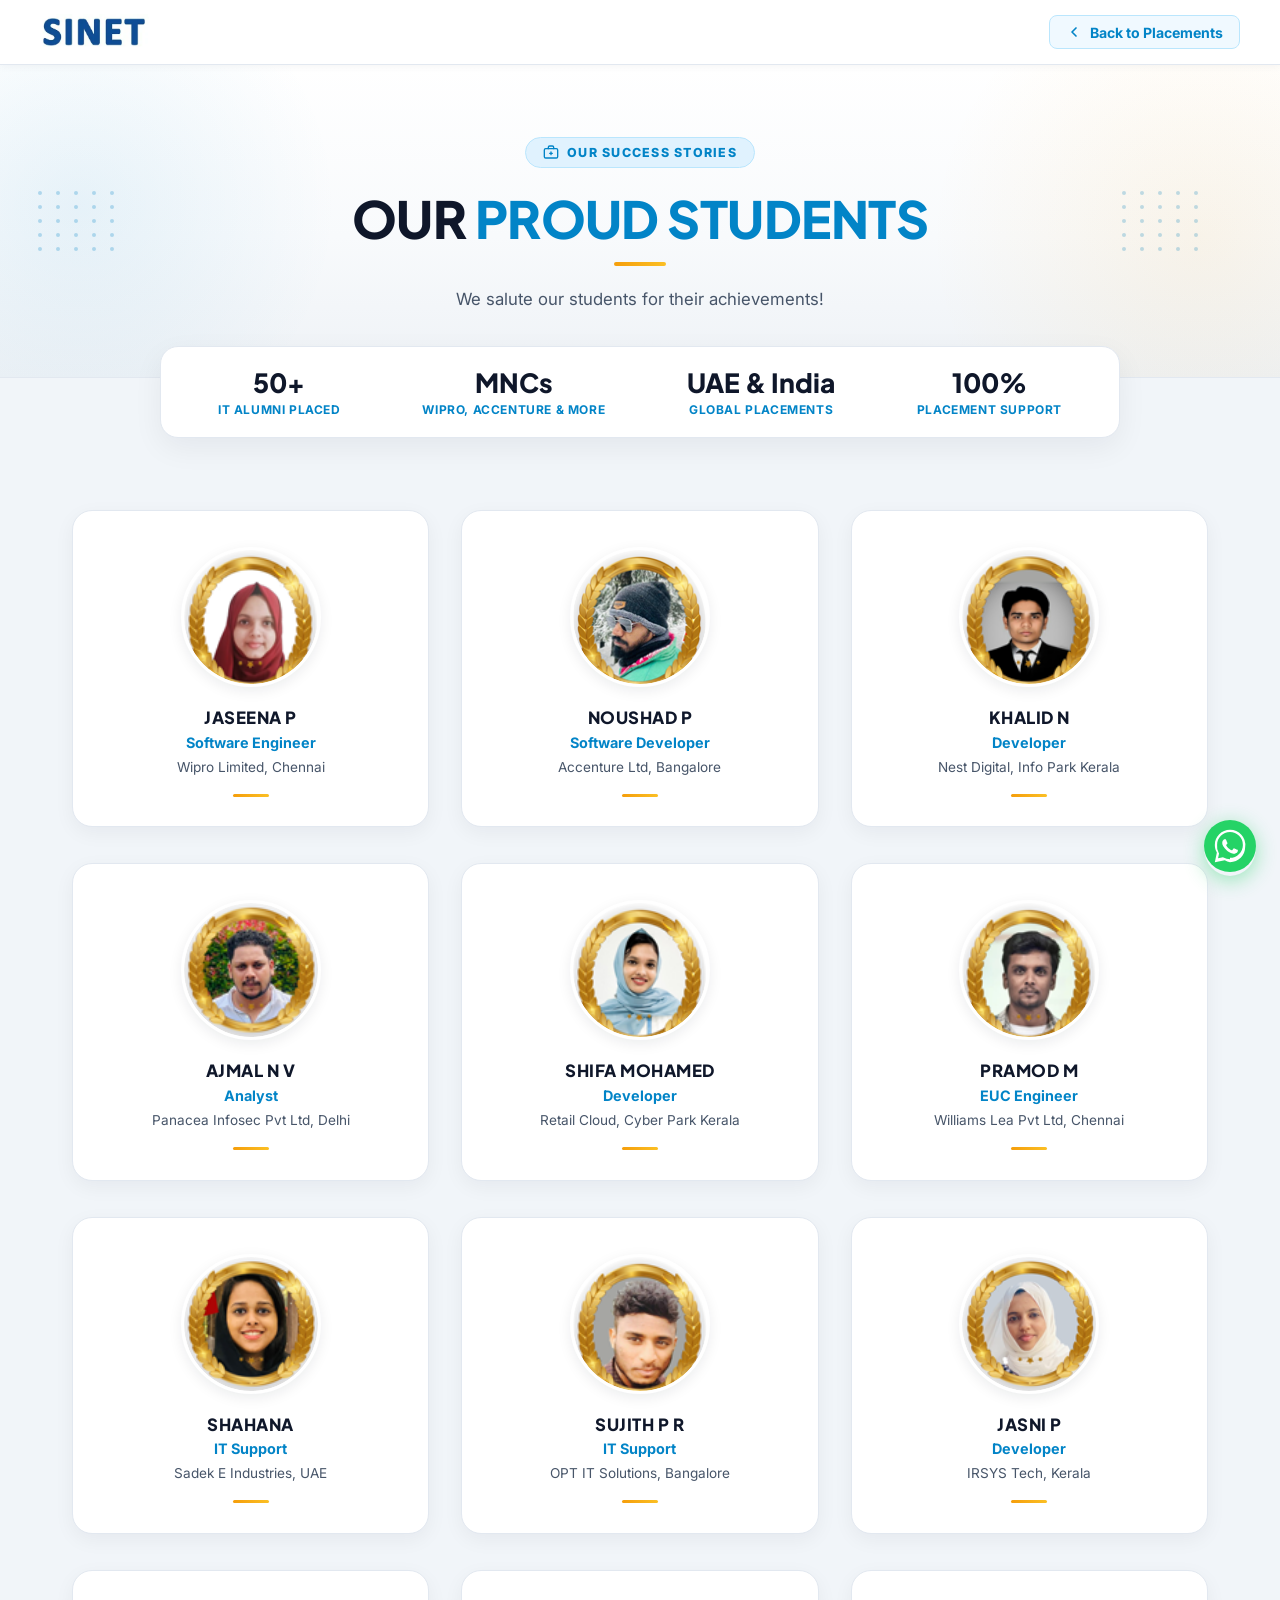
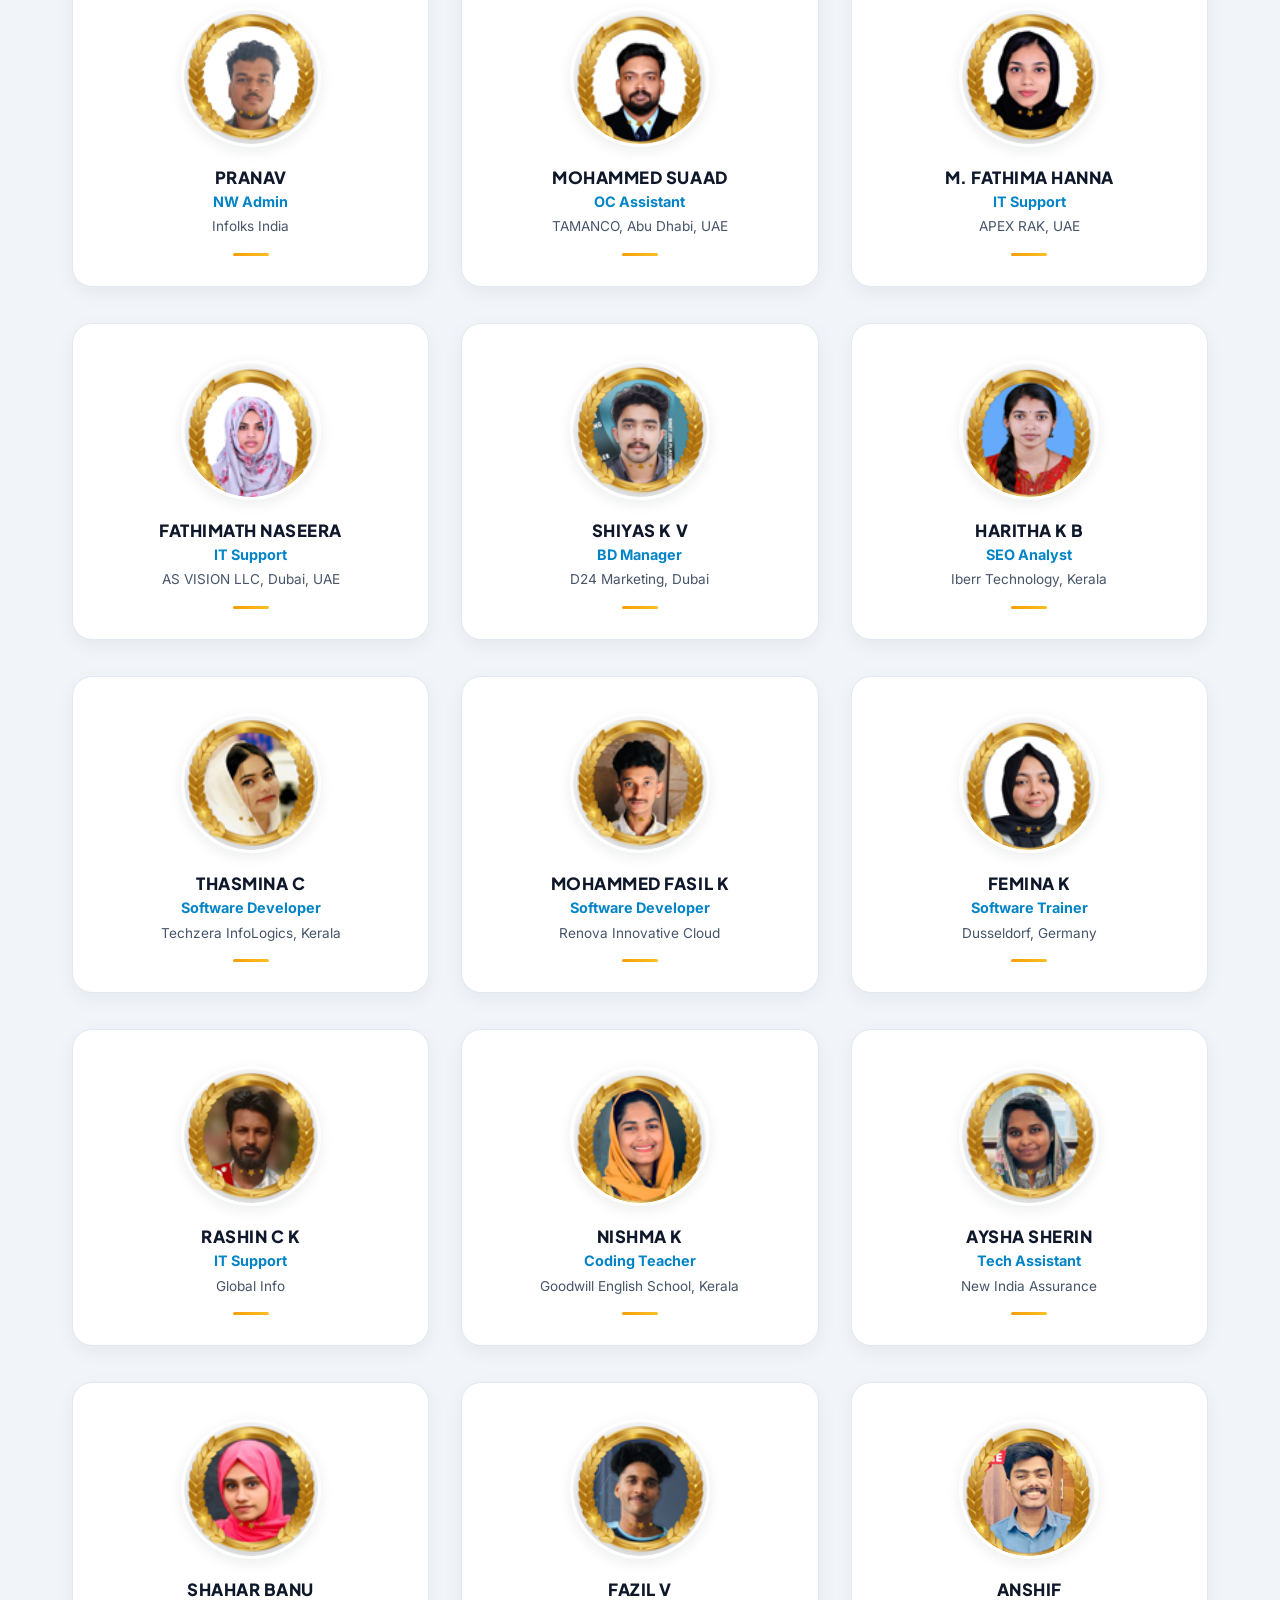
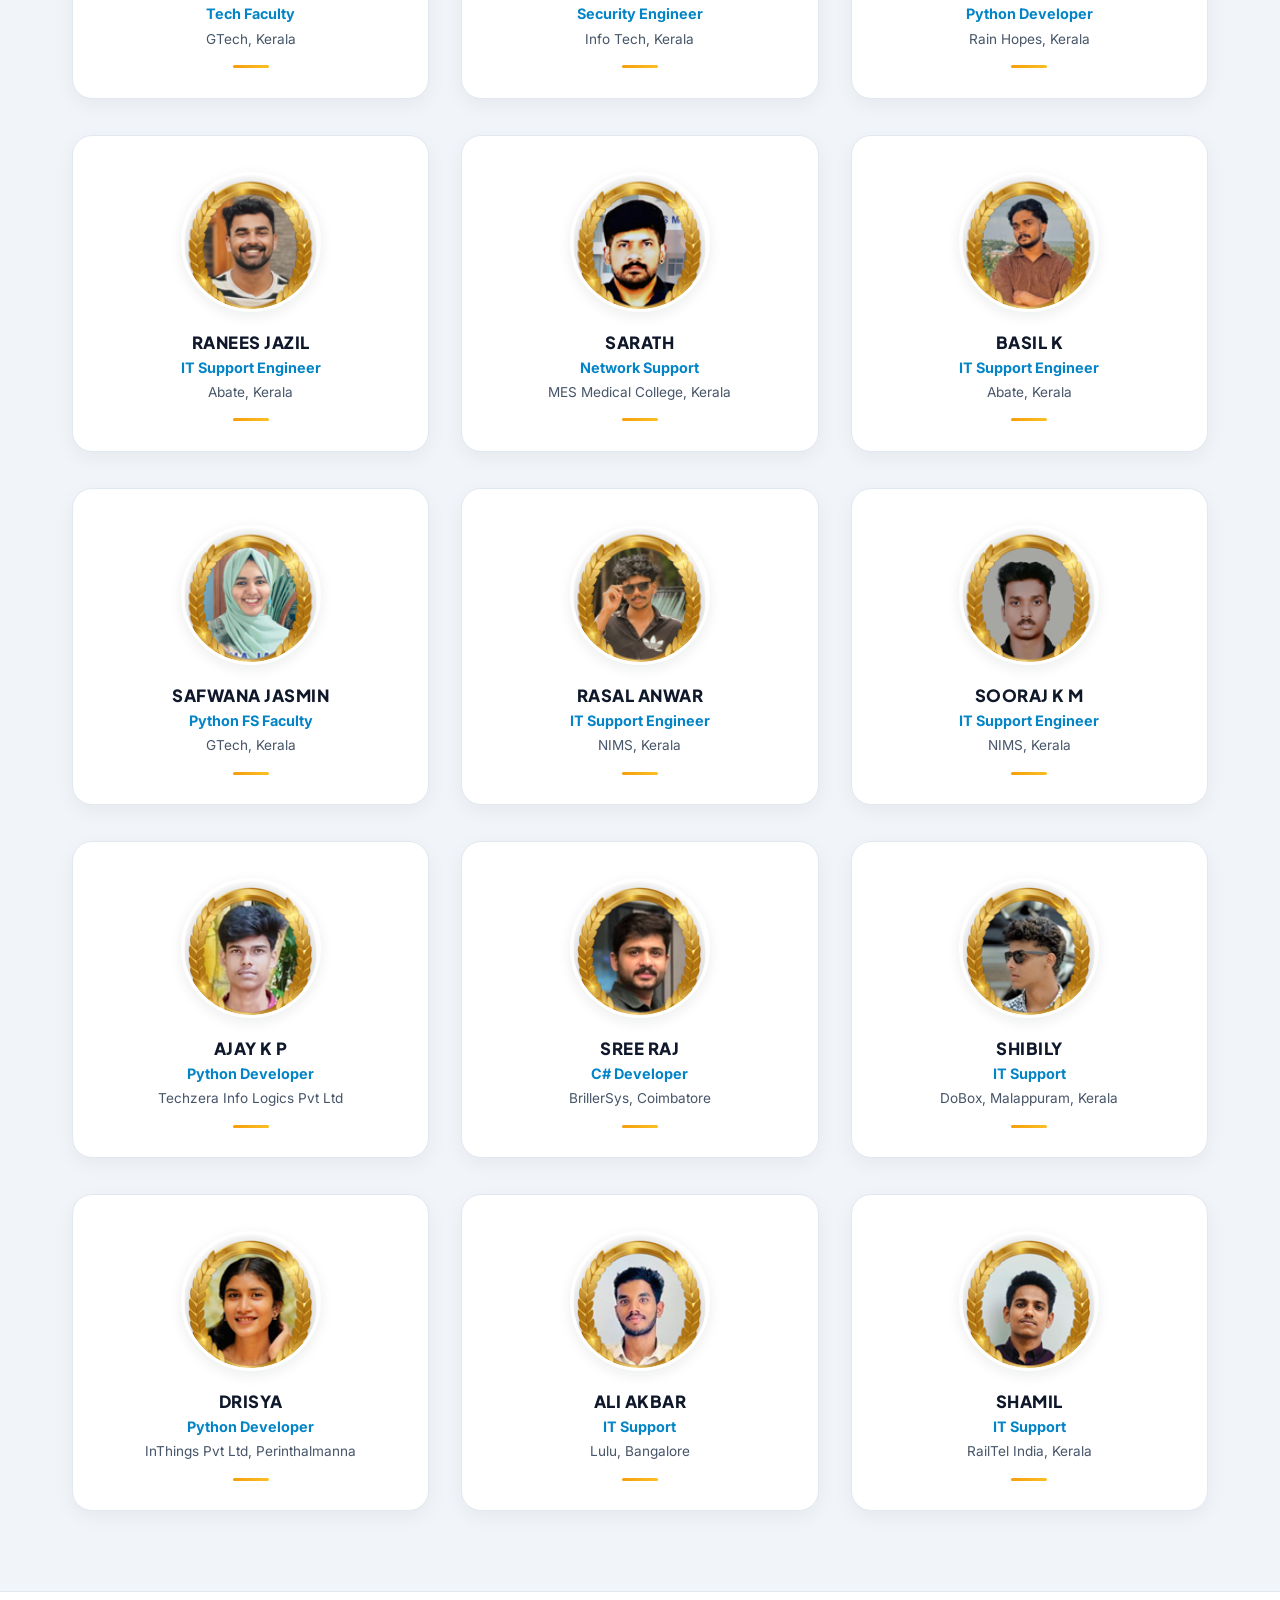
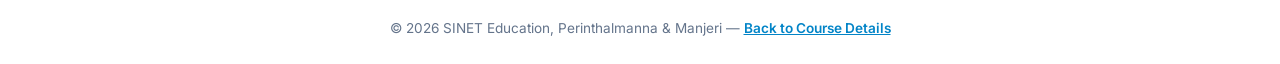
<file: it-students.html>
<!DOCTYPE html>
<html lang="en">
<head>
  <meta charset="UTF-8">
  <meta name="viewport" content="width=device-width, initial-scale=1.0">
  <title>Our Proud IT Students | SINET Education</title>
  <meta name="description" content="SINET Education IT placed students — Software Engineers, Developers, and IT Professionals placed across MNCs and top companies.">
  <link rel="canonical" href="https://shehanaa56-beep.github.io/pdise/it-students.html">

  <!-- Google Fonts -->
  <link rel="preconnect" href="https://fonts.googleapis.com">
  <link rel="preconnect" href="https://fonts.gstatic.com" crossorigin>
  <link href="https://fonts.googleapis.com/css2?family=Inter:wght@300;400;500;600;700;800&family=Plus+Jakarta+Sans:wght@500;600;700;800&display=swap" rel="stylesheet">

  <style>
    /* ================================================================
       Reset & Base
    ================================================================ */
    *, *::before, *::after { box-sizing: border-box; margin: 0; padding: 0; }
    html { scroll-behavior: smooth; font-size: 16px; }
    body {
      font-family: 'Inter', -apple-system, BlinkMacSystemFont, 'Segoe UI', sans-serif;
      background: #F1F5F9;
      color: #0F172A;
      overflow-x: hidden;
      -webkit-font-smoothing: antialiased;
    }
    img { display: block; max-width: 100%; }
    a { text-decoration: none; color: inherit; }

    /* ================================================================
       Header / Nav
    ================================================================ */
    .site-header {
      position: sticky;
      top: 0;
      z-index: 100;
      background: rgba(255, 255, 255, 0.96);
      backdrop-filter: blur(12px);
      -webkit-backdrop-filter: blur(12px);
      border-bottom: 1px solid #E2E8F0;
      box-shadow: 0 2px 8px rgba(15, 23, 42, 0.04);
      padding: 0 2rem;
    }
    .nav-inner {
      max-width: 1200px;
      margin: 0 auto;
      height: 64px;
      display: flex;
      align-items: center;
      justify-content: space-between;
      gap: 1rem;
    }
    .nav-brand img { height: 36px; width: auto; display: block; }
    .nav-back {
      display: inline-flex;
      align-items: center;
      gap: 0.5rem;
      font-size: 0.88rem;
      font-weight: 700;
      color: #0284C7;
      background: #F0F9FF;
      padding: 0.45rem 1rem;
      border: 1.5px solid #BAE6FD;
      border-radius: 8px;
      transition: all 0.2s ease;
    }
    .nav-back:hover {
      background: #E0F2FE;
      border-color: #0284C7;
      color: #0369A1;
      transform: translateX(-2px);
    }

    /* ================================================================
       Hero Banner
    ================================================================ */
    .hero-banner {
      position: relative;
      background: linear-gradient(180deg, #FFFFFF 0%, #F8FAFC 55%, #EEF2F6 100%);
      padding: 4.5rem 2rem 4rem;
      text-align: center;
      overflow: hidden;
      border-bottom: 1px solid #E2E8F0;
    }

    /* Left & right blob arcs */
    .hero-banner::before {
      content: '';
      position: absolute;
      top: -120px; left: -180px;
      width: 520px; height: 520px;
      border-radius: 50%;
      background: radial-gradient(circle, rgba(2, 132, 199, 0.08) 0%, transparent 70%);
      pointer-events: none;
    }
    .hero-banner::after {
      content: '';
      position: absolute;
      bottom: -140px; right: -200px;
      width: 560px; height: 560px;
      border-radius: 50%;
      background: radial-gradient(circle, rgba(245, 158, 11, 0.08) 0%, transparent 68%);
      pointer-events: none;
    }

    /* Dot grid pattern left & right */
    .dot-grid {
      position: absolute;
      top: 50%; transform: translateY(-50%);
      width: 120px;
      display: grid;
      grid-template-columns: repeat(5, 8px);
      gap: 10px;
      pointer-events: none;
      opacity: 0.25;
    }
    .dot-grid.left  { left: 3%; }
    .dot-grid.right { right: 3%; }
    .dot-grid span {
      width: 4px; height: 4px;
      border-radius: 50%;
      background: #0284C7;
      display: block;
    }

    .hero-eyebrow {
      display: inline-flex;
      align-items: center;
      gap: 0.5rem;
      font-size: 0.78rem;
      font-weight: 800;
      letter-spacing: 0.1em;
      text-transform: uppercase;
      color: #0284C7;
      background: #E0F2FE;
      border: 1px solid #BAE6FD;
      padding: 0.4rem 1.1rem;
      border-radius: 999px;
      margin-bottom: 1.25rem;
      position: relative;
      z-index: 1;
    }
    .hero-eyebrow svg { flex-shrink: 0; }

    .hero-title {
      font-family: 'Plus Jakarta Sans', sans-serif;
      font-size: clamp(2rem, 5vw, 3.2rem);
      font-weight: 800;
      line-height: 1.18;
      color: #0F172A;
      position: relative;
      z-index: 1;
      margin-bottom: 0.85rem;
      letter-spacing: -0.01em;
    }
    .hero-title .accent { color: #0284C7; }

    .hero-underline {
      width: 52px; height: 4px;
      background: linear-gradient(90deg, #F59E0B, #FBBF24);
      border-radius: 2px;
      margin: 0 auto 1.25rem auto;
      position: relative;
      z-index: 1;
    }

    .hero-subtitle {
      font-size: 1.05rem;
      color: #475569;
      max-width: 560px;
      margin: 0 auto;
      line-height: 1.6;
      position: relative;
      z-index: 1;
    }

    /* Stats strip below hero */
    .stats-strip {
      background: #FFFFFF;
      border: 1.5px solid #E2E8F0;
      border-radius: 18px;
      max-width: 960px;
      margin: -2rem auto 0 auto;
      padding: 1.25rem 2rem;
      display: flex;
      justify-content: space-around;
      align-items: center;
      gap: 2rem;
      flex-wrap: wrap;
      position: relative;
      z-index: 10;
      box-shadow: 0 10px 30px rgba(15, 23, 42, 0.06);
    }
    .stat-item { text-align: center; }
    .stat-item .sn {
      font-family: 'Plus Jakarta Sans', sans-serif;
      font-size: 1.65rem;
      font-weight: 800;
      color: #0F172A;
      display: block;
      line-height: 1.2;
    }
    .stat-item .sl {
      font-size: 0.75rem;
      font-weight: 700;
      color: #0284C7;
      letter-spacing: 0.05em;
      text-transform: uppercase;
      display: block;
      margin-top: 0.25rem;
    }

    /* ================================================================
       Students Grid Section (Gray background with white cards)
    ================================================================ */
    .students-section {
      max-width: 1200px;
      margin: 0 auto;
      padding: 4.5rem 2rem 5rem;
    }

    .students-grid {
      display: grid;
      grid-template-columns: repeat(3, 1fr);
      gap: 2.25rem 2rem;
    }

    /* ================================================================
       Student Card (White Box on Gray Background)
    ================================================================ */
    .student-card {
      display: flex;
      flex-direction: column;
      align-items: center;
      text-align: center;
      padding: 2.25rem 1.5rem 1.85rem;
      background: #FFFFFF;
      border: 1.5px solid #E2E8F0;
      border-radius: 20px;
      position: relative;
      box-shadow: 0 6px 20px rgba(15, 23, 42, 0.05);
      transition: transform 0.3s cubic-bezier(0.16, 1, 0.3, 1), box-shadow 0.3s ease, border-color 0.3s ease;
      overflow: hidden;
    }
    .student-card::before {
      content: '';
      position: absolute;
      top: 0; left: 0; right: 0;
      height: 4px;
      background: linear-gradient(90deg, #F59E0B, #FBBF24);
      opacity: 0;
      transition: opacity 0.3s ease;
    }
    .student-card:hover {
      transform: translateY(-8px);
      box-shadow: 0 18px 40px rgba(15, 23, 42, 0.1), 0 4px 12px rgba(245, 158, 11, 0.18);
      border-color: #F59E0B;
    }
    .student-card:hover::before { opacity: 1; }

    /* --- Photo (Single clean circle blending seamlessly into white box) --- */
    .student-photo-wrapper {
      position: relative;
      width: 140px;
      height: 140px;
      margin-bottom: 1.25rem;
      flex-shrink: 0;
      display: flex;
      align-items: center;
      justify-content: center;
    }

    /* Photo circle */
    .student-photo {
      position: relative;
      width: 100%;
      height: 100%;
      border-radius: 50%;
      overflow: hidden;
      border: 3px solid #FFFFFF;
      background: #FFFFFF;
      box-shadow: 0 4px 14px rgba(15, 23, 42, 0.08);
      transition: transform 0.25s ease, box-shadow 0.25s ease;
    }
    .student-card:hover .student-photo {
      transform: scale(1.05);
      box-shadow: 0 8px 24px rgba(245, 158, 11, 0.25);
    }
    .student-photo img {
      width: 100%;
      height: 100%;
      object-fit: cover;
      object-position: top center;
      border-radius: 50%;
    }

    /* ----------------------------------------------------------------
       Card text
    ---------------------------------------------------------------- */
    .student-name {
      font-family: 'Plus Jakarta Sans', sans-serif;
      font-size: 1.05rem;
      font-weight: 800;
      letter-spacing: 0.03em;
      color: #0F172A;
      text-transform: uppercase;
      margin-bottom: 0.35rem;
    }

    .student-role {
      font-size: 0.9rem;
      font-weight: 700;
      color: #0284C7;
      margin-bottom: 0.45rem;
    }

    .student-company {
      font-size: 0.85rem;
      color: #475569;
      line-height: 1.45;
    }

    .card-divider {
      width: 36px;
      height: 3px;
      background: linear-gradient(90deg, #F59E0B, #FBBF24);
      border-radius: 2px;
      margin: 1rem auto 0 auto;
    }

    /* ================================================================
       Footer strip
    ================================================================ */
    .page-footer {
      background: #FFFFFF;
      border-top: 1px solid #E2E8F0;
      padding: 1.75rem 2rem;
      text-align: center;
      font-size: 0.85rem;
      color: #64748B;
    }
    .page-footer a {
      color: #0284C7;
      font-weight: 600;
      text-decoration: underline;
    }

    /* WhatsApp float */
    .whatsapp-float-btn {
      position: fixed;
      bottom: 1.5rem;
      right: 1.5rem;
      z-index: 999;
      border-radius: 50%;
      box-shadow: 0 4px 20px rgba(37,211,102,0.45);
      transition: transform 0.25s ease;
    }
    .whatsapp-float-btn:hover { transform: scale(1.1); }

    /* ================================================================
       Responsive
    ================================================================ */
    @media (max-width: 960px) {
      .students-grid {
        grid-template-columns: repeat(2, 1fr);
        gap: 1.75rem 1.5rem;
      }
      .dot-grid { display: none; }
      .stats-strip {
        gap: 2rem 2.5rem;
      }
    }

    @media (max-width: 640px) {
      .site-header {
        padding: 0 1rem;
      }
      .nav-inner {
        height: 56px;
      }
      .nav-brand img {
        height: 30px;
      }
      .nav-back {
        font-size: 0.8rem;
        padding: 0.35rem 0.75rem;
      }
      .hero-banner {
        padding: 2.75rem 1rem 2.25rem;
      }
      .hero-eyebrow {
        font-size: 0.72rem;
        padding: 0.35rem 0.85rem;
        margin-bottom: 0.85rem;
      }
      .hero-title {
        font-size: clamp(1.65rem, 6.5vw, 2.25rem);
        margin-bottom: 0.65rem;
      }
      .hero-underline {
        margin-bottom: 0.85rem;
      }
      .hero-subtitle {
        font-size: 0.92rem;
        line-height: 1.5;
      }
      .stats-strip {
        display: grid;
        grid-template-columns: 1fr 1fr;
        gap: 1.15rem 0.75rem;
        padding: 1.15rem 1rem;
        border-radius: 14px;
        margin: -1.25rem 1rem 0 1rem;
        width: auto;
      }
      .stat-item .sn {
        font-size: 1.35rem;
      }
      .stat-item .sl {
        font-size: 0.68rem;
      }
      .students-section {
        padding: 2.5rem 0.75rem 3.5rem;
        max-width: 100%;
      }
      /* 2 student cards in 1 row on mobile */
      .students-grid {
        grid-template-columns: repeat(2, 1fr);
        gap: 0.85rem 0.75rem;
        width: 100%;
        max-width: 100%;
        margin: 0 auto;
      }
      .student-card {
        padding: 1.25rem 0.6rem 1rem;
        border-radius: 14px;
      }
      .student-photo-wrapper {
        width: clamp(75px, 22vw, 95px);
        height: clamp(75px, 22vw, 95px);
        margin-bottom: 0.75rem;
      }
      .student-name {
        font-size: clamp(0.78rem, 2.5vw, 0.88rem);
        font-weight: 800;
        letter-spacing: 0.02em;
        margin-bottom: 0.2rem;
        line-height: 1.25;
        word-break: break-word;
        color: #0F172A;
      }
      .student-role {
        font-size: clamp(0.7rem, 2.2vw, 0.78rem);
        font-weight: 700;
        margin-bottom: 0.25rem;
        line-height: 1.3;
        color: #0284C7;
      }
      .student-company {
        font-size: clamp(0.65rem, 2vw, 0.72rem);
        line-height: 1.35;
        color: #64748B;
        word-break: break-word;
      }
      .card-divider {
        width: 24px;
        height: 2px;
        margin: 0.6rem auto 0 auto;
      }
      .whatsapp-float-btn {
        bottom: 1rem;
        right: 1rem;
      }
      .whatsapp-float-btn svg {
        width: 46px;
        height: 46px;
      }
    }

    @media (max-width: 360px) {
      .hero-title {
        font-size: 1.5rem;
      }
      .stats-strip {
        gap: 0.85rem 0.5rem;
        padding: 0.85rem 0.5rem;
      }
      .stat-item .sn {
        font-size: 1.15rem;
      }
      .stat-item .sl {
        font-size: 0.62rem;
      }
      .students-section {
        padding: 1.5rem 0.5rem 3rem;
      }
      .students-grid {
        gap: 0.65rem 0.5rem;
      }
      .student-card {
        padding: 1rem 0.45rem 0.85rem;
        border-radius: 12px;
      }
      .student-photo-wrapper {
        width: 70px;
        height: 70px;
        margin-bottom: 0.6rem;
      }
      .student-name {
        font-size: 0.74rem;
      }
      .student-role {
        font-size: 0.68rem;
      }
      .student-company {
        font-size: 0.62rem;
      }
    }
  </style>
</head>
<body>

  <!-- ============================================================
       Header / Navigation
  ============================================================ -->
  <header class="site-header">
    <div class="nav-inner">
      <a href="course-details.html" class="nav-brand" aria-label="SINET Education Homepage">
        <img src="images/sinet.webp" alt="SINET Education" style="height: 36px; width: auto; display: block;">
      </a>
      <a href="course-details.html#employed-students" class="nav-back">
        <svg width="16" height="16" viewBox="0 0 24 24" fill="none" stroke="currentColor" stroke-width="2.5" stroke-linecap="round" stroke-linejoin="round"><polyline points="15 18 9 12 15 6"></polyline></svg>
        Back to Placements
      </a>
    </div>
  </header>

  <!-- ============================================================
       Hero Banner
  ============================================================ -->
  <section class="hero-banner">

    <!-- Dot grids -->
    <div class="dot-grid left" aria-hidden="true">
      <span></span><span></span><span></span><span></span><span></span>
      <span></span><span></span><span></span><span></span><span></span>
      <span></span><span></span><span></span><span></span><span></span>
      <span></span><span></span><span></span><span></span><span></span>
      <span></span><span></span><span></span><span></span><span></span>
    </div>
    <div class="dot-grid right" aria-hidden="true">
      <span></span><span></span><span></span><span></span><span></span>
      <span></span><span></span><span></span><span></span><span></span>
      <span></span><span></span><span></span><span></span><span></span>
      <span></span><span></span><span></span><span></span><span></span>
      <span></span><span></span><span></span><span></span><span></span>
    </div>

    <!-- Eyebrow pill -->
    <div class="hero-eyebrow">
      <svg width="16" height="16" viewBox="0 0 24 24" fill="none" stroke="currentColor" stroke-width="2" stroke-linecap="round" stroke-linejoin="round"><rect x="2" y="7" width="20" height="14" rx="2"/><path d="M16 7V5a2 2 0 0 0-2-2h-4a2 2 0 0 0-2 2v2"/><line x1="12" y1="12" x2="12" y2="16"/><line x1="10" y1="14" x2="14" y2="14"/></svg>
      OUR SUCCESS STORIES
    </div>

    <!-- Title -->
    <h1 class="hero-title">OUR <span class="accent">PROUD STUDENTS</span></h1>
    <div class="hero-underline"></div>
    <p class="hero-subtitle">We salute our students for their achievements!</p>

  </section>

  <!-- Stats Strip -->
  <div class="stats-strip">
    <div class="stat-item">
      <span class="sn">50+</span>
      <span class="sl">IT Alumni Placed</span>
    </div>
    <div class="stat-item">
      <span class="sn">MNCs</span>
      <span class="sl">Wipro, Accenture &amp; More</span>
    </div>
    <div class="stat-item">
      <span class="sn">UAE &amp; India</span>
      <span class="sl">Global Placements</span>
    </div>
    <div class="stat-item">
      <span class="sn">100%</span>
      <span class="sl">Placement Support</span>
    </div>
  </div>

  <!-- ============================================================
       Students Grid
  ============================================================ -->
  <main class="students-section">
    <div class="students-grid">

      

      <!-- ── STUDENT 1 – Jaseena P ── -->
      <article class="student-card">
        <div class="student-photo-wrapper">
          <div class="student-photo">
            <img src="images/sinet-placed-at-Wipro-Ltd-Chennai-Jaseena.png" alt="Jaseena P – Wipro" loading="lazy">
          </div>
        </div>
        <h3 class="student-name">Jaseena P</h3>
        <p class="student-role">Software Engineer</p>
        <p class="student-company">Wipro Limited, Chennai</p>
        <div class="card-divider"></div>
      </article>

      <!-- ── STUDENT 2 – Noushad P ── -->
      <article class="student-card">
        <div class="student-photo-wrapper">
          <div class="student-photo">
            <img src="images/sinet-placed-Accenture-Bangalore-Noushad.png" alt="Noushad P – Accenture" loading="lazy">
          </div>
        </div>
        <h3 class="student-name">Noushad P</h3>
        <p class="student-role">Software Developer</p>
        <p class="student-company">Accenture Ltd, Bangalore</p>
        <div class="card-divider"></div>
      </article>

      <!-- ── STUDENT 3 – Khalid N ── -->
      <article class="student-card">
        <div class="student-photo-wrapper">
          <div class="student-photo">
            <img src="images/sinet-placed-at-Nest-Digital-Info Park-Kerala-Khalid.png" alt="Khalid N – Nest Digital" loading="lazy">
          </div>
        </div>
        <h3 class="student-name">Khalid N</h3>
        <p class="student-role">Developer</p>
        <p class="student-company">Nest Digital, Info Park Kerala</p>
        <div class="card-divider"></div>
      </article>

      <!-- ── STUDENT 4 – Ajmal N V ── -->
      <article class="student-card">
        <div class="student-photo-wrapper">
          <div class="student-photo">
            <img src="images/sinet-placed-at-Panacea-Infosec-Delhi-Muhammed-Ajmal-N.png" alt="Ajmal N V – Panacea Infosec" loading="lazy">
          </div>
        </div>
        <h3 class="student-name">Ajmal N V</h3>
        <p class="student-role">Analyst</p>
        <p class="student-company">Panacea Infosec Pvt Ltd, Delhi</p>
        <div class="card-divider"></div>
      </article>

      <!-- ── STUDENT 5 – Shifa Mohamed ── -->
      <article class="student-card">
        <div class="student-photo-wrapper">
          <div class="student-photo">
            <img src="images/sinet-placed-at-Retail-Cloud-Cyber-Park-Kerala-Shifa-Muhammed.png" alt="Shifa Mohamed – Retail Cloud" loading="lazy">
          </div>
        </div>
        <h3 class="student-name">Shifa Mohamed</h3>
        <p class="student-role">Developer</p>
        <p class="student-company">Retail Cloud, Cyber Park Kerala</p>
        <div class="card-divider"></div>
      </article>

      <!-- ── STUDENT 6 – Pramod M ── -->
      <article class="student-card">
        <div class="student-photo-wrapper">
          <div class="student-photo">
            <img src="images/sinet-placed-at-Williams-Lea-India-Pvt-Ltd-Chennai-Pramod.png" alt="Pramod M – Williams Lea" loading="lazy">
          </div>
        </div>
        <h3 class="student-name">Pramod M</h3>
        <p class="student-role">EUC Engineer</p>
        <p class="student-company">Williams Lea Pvt Ltd, Chennai</p>
        <div class="card-divider"></div>
      </article>

      <!-- ── STUDENT 7 – Shahana ── -->
      <article class="student-card">
        <div class="student-photo-wrapper">
          <div class="student-photo">
            <img src="images/sinet-placed-Sadek-Elsevedy-industries-UAE-Shahana.png" alt="Shahana – Sadek Elsevedy" loading="lazy">
          </div>
        </div>
        <h3 class="student-name">Shahana</h3>
        <p class="student-role">IT Support</p>
        <p class="student-company">Sadek E Industries, UAE</p>
        <div class="card-divider"></div>
      </article>

      <!-- ── STUDENT 8 – Sujith P R ── -->
      <article class="student-card">
        <div class="student-photo-wrapper">
          <div class="student-photo">
            <img src="images/sinet-placed-at-OPT-IT-Solutions-Bangalore-Sujith.png" alt="Sujith P R – OPT IT Solutions" loading="lazy">
          </div>
        </div>
        <h3 class="student-name">Sujith P R</h3>
        <p class="student-role">IT Support</p>
        <p class="student-company">OPT IT Solutions, Bangalore</p>
        <div class="card-divider"></div>
      </article>

      <!-- ── STUDENT 9 – Jasni P ── -->
      <article class="student-card">
        <div class="student-photo-wrapper">
          <div class="student-photo">
            <img src="images/sinet-placed-at-irsys-softwrae-Jasni-p.png" alt="Jasni P – IRSYS Tech" loading="lazy">
          </div>
        </div>
        <h3 class="student-name">Jasni P</h3>
        <p class="student-role">Developer</p>
        <p class="student-company">IRSYS Tech, Kerala</p>
        <div class="card-divider"></div>
      </article>

      <!-- ── STUDENT 10 – Pranav ── -->
      <article class="student-card">
        <div class="student-photo-wrapper">
          <div class="student-photo">
            <img src="images/sinet-placed-at-Infolks-pvt-limited-Pranav.png" alt="Pranav – Infolks India" loading="lazy">
          </div>
        </div>
        <h3 class="student-name">Pranav</h3>
        <p class="student-role">NW Admin</p>
        <p class="student-company">Infolks India</p>
        <div class="card-divider"></div>
      </article>

      <!-- ── STUDENT 11 – Mohammed Suaad ── -->
      <article class="student-card">
        <div class="student-photo-wrapper">
          <div class="student-photo">
            <img src="images/sinet-placed-at-AMANCO-Abu-Dhabi-UAE-Suaad.png" alt="Mohammed Suaad – TAMANCO UAE" loading="lazy">
          </div>
        </div>
        <h3 class="student-name">Mohammed Suaad</h3>
        <p class="student-role">OC Assistant</p>
        <p class="student-company">TAMANCO, Abu Dhabi, UAE</p>
        <div class="card-divider"></div>
      </article>

      <!-- ── STUDENT 12 – M. Fathima Hanna ── -->
      <article class="student-card">
        <div class="student-photo-wrapper">
          <div class="student-photo">
            <img src="images/sinet-placed-at-Apex-uae-Fathima-Hanna.png" alt="Fathima Hanna – APEX RAK UAE" loading="lazy">
          </div>
        </div>
        <h3 class="student-name">M. Fathima Hanna</h3>
        <p class="student-role">IT Support</p>
        <p class="student-company">APEX RAK, UAE</p>
        <div class="card-divider"></div>
      </article>

      <!-- ── STUDENT 13 – Fathimath Naseera ── -->
      <article class="student-card">
        <div class="student-photo-wrapper">
          <div class="student-photo">
            <img src="images/sinet-placed-at-AS-VISION-LLC-Dubai-UAE-Fathimath-Naseera.png" alt="Fathimath Naseera – AS Vision Dubai" loading="lazy">
          </div>
        </div>
        <h3 class="student-name">Fathimath Naseera</h3>
        <p class="student-role">IT Support</p>
        <p class="student-company">AS VISION LLC, Dubai, UAE</p>
        <div class="card-divider"></div>
      </article>

      <!-- ── STUDENT 14 – Shiyas K V ── -->
      <article class="student-card">
        <div class="student-photo-wrapper">
          <div class="student-photo">
            <img src="images/sinet-placed-at-D24-Dubai-uae-Mohammed-Shiyas-KV.png" alt="Shiyas KV – D24 Marketing Dubai" loading="lazy">
          </div>
        </div>
        <h3 class="student-name">Shiyas K V</h3>
        <p class="student-role">BD Manager</p>
        <p class="student-company">D24 Marketing, Dubai</p>
        <div class="card-divider"></div>
      </article>

      <!-- ── STUDENT 15 – Haritha K B ── -->
      <article class="student-card">
        <div class="student-photo-wrapper">
          <div class="student-photo">
            <img src="images/sinet-placed-at-Iberr-Technology-Kerala-Haritha.png" alt="Haritha KB – Iberr Technology" loading="lazy">
          </div>
        </div>
        <h3 class="student-name">Haritha K B</h3>
        <p class="student-role">SEO Analyst</p>
        <p class="student-company">Iberr Technology, Kerala</p>
        <div class="card-divider"></div>
      </article>

      <!-- ── STUDENT 16 – Thasmina C ── -->
      <article class="student-card">
        <div class="student-photo-wrapper">
          <div class="student-photo">
            <img src="images/sinet-placed-at-Techzera-infologics-Thasmina-C.png" alt="Thasmina C – Techzera InfoLogics" loading="lazy">
          </div>
        </div>
        <h3 class="student-name">Thasmina C</h3>
        <p class="student-role">Software Developer</p>
        <p class="student-company">Techzera InfoLogics, Kerala</p>
        <div class="card-divider"></div>
      </article>

      <!-- ── STUDENT 17 – Mohammed Fasil K ── -->
      <article class="student-card">
        <div class="student-photo-wrapper">
          <div class="student-photo">
            <img src="images/sinet-placed-ar-Renova-innovative-cloud-Mohammed-fasil-k.png" alt="Mohammed Fasil K – Renova Cloud" loading="lazy">
          </div>
        </div>
        <h3 class="student-name">Mohammed Fasil K</h3>
        <p class="student-role">Software Developer</p>
        <p class="student-company">Renova Innovative Cloud</p>
        <div class="card-divider"></div>
      </article>

      <!-- ── STUDENT 18 – Femina K ── -->
      <article class="student-card">
        <div class="student-photo-wrapper">
          <div class="student-photo">
            <img src="images/sinet-placed-at-Dusseldorf-Germany-Femina.png" alt="Femina K – Dusseldorf Germany" loading="lazy">
          </div>
        </div>
        <h3 class="student-name">Femina K</h3>
        <p class="student-role">Software Trainer</p>
        <p class="student-company">Dusseldorf, Germany</p>
        <div class="card-divider"></div>
      </article>

      <!-- ── STUDENT 19 – Rashin C K ── -->
      <article class="student-card">
        <div class="student-photo-wrapper">
          <div class="student-photo">
            <img src="images/sinet-placed-Global-info-Rashin-CK.png" alt="Rashin CK – Global Info" loading="lazy">
          </div>
        </div>
        <h3 class="student-name">Rashin C K</h3>
        <p class="student-role">IT Support</p>
        <p class="student-company">Global Info</p>
        <div class="card-divider"></div>
      </article>

      <!-- ── STUDENT 20 – Nishma K ── -->
      <article class="student-card">
        <div class="student-photo-wrapper">
          <div class="student-photo">
            <img src="images/sinet-placed-at-Goodwill-English-School-Kerala-Nishma.png" alt="Nishma K – Goodwill English School" loading="lazy">
          </div>
        </div>
        <h3 class="student-name">Nishma K</h3>
        <p class="student-role">Coding Teacher</p>
        <p class="student-company">Goodwill English School, Kerala</p>
        <div class="card-divider"></div>
      </article>

      <!-- ── STUDENT 21 – Aysha Sherin ── -->
      <article class="student-card">
        <div class="student-photo-wrapper">
          <div class="student-photo">
            <img src="images/sinet-placed-New-India-Assurance-Aysha-Sherin.png" alt="Aysha Sherin – New India Assurance" loading="lazy">
          </div>
        </div>
        <h3 class="student-name">Aysha Sherin</h3>
        <p class="student-role">Tech Assistant</p>
        <p class="student-company">New India Assurance</p>
        <div class="card-divider"></div>
      </article>

      <!-- ── STUDENT 22 – Shahar Banu ── -->
      <article class="student-card">
        <div class="student-photo-wrapper">
          <div class="student-photo">
            <img src="images/sinet-placed-at-GTec-Shahar-Banu.png" alt="Shahar Banu – GTech Kerala" loading="lazy">
          </div>
        </div>
        <h3 class="student-name">Shahar Banu</h3>
        <p class="student-role">Tech Faculty</p>
        <p class="student-company">GTech, Kerala</p>
        <div class="card-divider"></div>
      </article>

      <!-- ── STUDENT 23 – Fazil V ── -->
      <article class="student-card">
        <div class="student-photo-wrapper">
          <div class="student-photo">
            <img src="images/sinet-placed-at-Infotech-India-Muhammed-fazil-v.png" alt="Fazil V – Info Tech Kerala" loading="lazy">
          </div>
        </div>
        <h3 class="student-name">Fazil V</h3>
        <p class="student-role">Security Engineer</p>
        <p class="student-company">Info Tech, Kerala</p>
        <div class="card-divider"></div>
      </article>

      <!-- ── STUDENT 24 – Anshif ── -->
      <article class="student-card">
        <div class="student-photo-wrapper">
          <div class="student-photo">
            <img src="images/sinet-placed-Python-Developer-at-Rainhope-Mohammed-Anshif.png" alt="Anshif – Rain Hopes Kerala" loading="lazy">
          </div>
        </div>
        <h3 class="student-name">Anshif</h3>
        <p class="student-role">Python Developer</p>
        <p class="student-company">Rain Hopes, Kerala</p>
        <div class="card-divider"></div>
      </article>

      <!-- ── STUDENT 25 – Ranees Jazil ── -->
      <article class="student-card">
        <div class="student-photo-wrapper">
          <div class="student-photo">
            <img src="images/sinet-placed-Network-Engineer-at-Abate-Hospital-Ranees-Jasil.png" alt="Ranees Jazil – Abate Hospital" loading="lazy">
          </div>
        </div>
        <h3 class="student-name">Ranees Jazil</h3>
        <p class="student-role">IT Support Engineer</p>
        <p class="student-company">Abate, Kerala</p>
        <div class="card-divider"></div>
      </article>

      <!-- ── STUDENT 26 – Sarath ── -->
      <article class="student-card">
        <div class="student-photo-wrapper">
          <div class="student-photo">
            <img src="images/sinet-placed-IT-Engineer-at-MES-Medical-Collge-Sarath.png" alt="Sarath – MES Medical College" loading="lazy">
          </div>
        </div>
        <h3 class="student-name">Sarath</h3>
        <p class="student-role">Network Support</p>
        <p class="student-company">MES Medical College, Kerala</p>
        <div class="card-divider"></div>
      </article>

      <!-- ── STUDENT 27 – Basil K ── -->
      <article class="student-card">
        <div class="student-photo-wrapper">
          <div class="student-photo">
            <img src="images/sinet-placed-IT-Support-Engineer-at-Abate-Hospital-Basil-K.png" alt="Basil K – Abate Hospital" loading="lazy">
          </div>
        </div>
        <h3 class="student-name">Basil K</h3>
        <p class="student-role">IT Support Engineer</p>
        <p class="student-company">Abate, Kerala</p>
        <div class="card-divider"></div>
      </article>

      <!-- ── STUDENT 28 – Safwana Jasmin ── -->
      <article class="student-card">
        <div class="student-photo-wrapper">
          <div class="student-photo">
            <img src="images/sinet-placed-Python-Full-stack-trainer-at-gtec-safwana-jasmin.png" alt="Safwana Jasmin – GTech" loading="lazy">
          </div>
        </div>
        <h3 class="student-name">Safwana Jasmin</h3>
        <p class="student-role">Python FS Faculty</p>
        <p class="student-company">GTech, Kerala</p>
        <div class="card-divider"></div>
      </article>

      <!-- ── STUDENT 29 – Rasal Anwar ── -->
      <article class="student-card">
        <div class="student-photo-wrapper">
          <div class="student-photo">
            <img src="images/sinet-placed-IT-support-NIMS-hospital-Rasal.png" alt="Rasal Anwar – NIMS Kerala" loading="lazy">
          </div>
        </div>
        <h3 class="student-name">Rasal Anwar</h3>
        <p class="student-role">IT Support Engineer</p>
        <p class="student-company">NIMS, Kerala</p>
        <div class="card-divider"></div>
      </article>

      <!-- ── STUDENT 30 – Sooraj K M ── -->
      <article class="student-card">
        <div class="student-photo-wrapper">
          <div class="student-photo">
            <img src="images/sinet-placed-IT-support-NIMS-hospital-Sooraj.png" alt="Sooraj KM – NIMS Kerala" loading="lazy">
          </div>
        </div>
        <h3 class="student-name">Sooraj K M</h3>
        <p class="student-role">IT Support Engineer</p>
        <p class="student-company">NIMS, Kerala</p>
        <div class="card-divider"></div>
      </article>

      <!-- ── STUDENT 31 – Ajay K P ── -->
      <article class="student-card">
        <div class="student-photo-wrapper">
          <div class="student-photo">
            <img src="images/sinet-placed-Python-Developer-Data-analyst-Ajay-at-Techzera-infologics-Pvt-ltd-Perinthalmanna.png" alt="Ajay KP – Techzera InfoLogics" loading="lazy">
          </div>
        </div>
        <h3 class="student-name">Ajay K P</h3>
        <p class="student-role">Python Developer</p>
        <p class="student-company">Techzera Info Logics Pvt Ltd</p>
        <div class="card-divider"></div>
      </article>

      <!-- ── STUDENT 32 – Sree Raj ── -->
      <article class="student-card">
        <div class="student-photo-wrapper">
          <div class="student-photo">
            <img src="images/sinet-placed-C-Sharp-Developer-Data-analyst-SreeRaj-at-Briller-SYS-Coimbatore.png" alt="Sree Raj – BrillerSys Coimbatore" loading="lazy">
          </div>
        </div>
        <h3 class="student-name">Sree Raj</h3>
        <p class="student-role">C# Developer</p>
        <p class="student-company">BrillerSys, Coimbatore</p>
        <div class="card-divider"></div>
      </article>

      <!-- ── STUDENT 33 – Shibily ── -->
      <article class="student-card">
        <div class="student-photo-wrapper">
          <div class="student-photo">
            <img src="images/sinet-placed-IT-support-at-DoBox-Malappuram-Kerala-Shibily.png" alt="Shibily – DoBox Malappuram" loading="lazy">
          </div>
        </div>
        <h3 class="student-name">Shibily</h3>
        <p class="student-role">IT Support</p>
        <p class="student-company">DoBox, Malappuram, Kerala</p>
        <div class="card-divider"></div>
      </article>

      <!-- ── STUDENT 34 – Drisya ── -->
      <article class="student-card">
        <div class="student-photo-wrapper">
          <div class="student-photo">
            <img src="images/sinet-placed-Python-Developer-Data-analyst-Drisya-at-InThings-Pvt-ltd-Perinthalmanna.png" alt="Drisya – InThings Pvt Ltd" loading="lazy">
          </div>
        </div>
        <h3 class="student-name">Drisya</h3>
        <p class="student-role">Python Developer</p>
        <p class="student-company">InThings Pvt Ltd, Perinthalmanna</p>
        <div class="card-divider"></div>
      </article>

      <!-- ── STUDENT 35 – Ali Akbar ── -->
      <article class="student-card">
        <div class="student-photo-wrapper">
          <div class="student-photo">
            <img src="images/sinet-placed-IT-support-at-Lulu-Bangalore-Ali-Akbar.png" alt="Ali Akbar – Lulu Bangalore" loading="lazy">
          </div>
        </div>
        <h3 class="student-name">Ali Akbar</h3>
        <p class="student-role">IT Support</p>
        <p class="student-company">Lulu, Bangalore</p>
        <div class="card-divider"></div>
      </article>

      <!-- ── STUDENT 36 – Shamil ── -->
      <article class="student-card">
        <div class="student-photo-wrapper">
          <div class="student-photo">
            <img src="images/sinet-placed-IT-support-at-RailTel-India-Kerala-Shamil.png" alt="Shamil – RailTel India Kerala" loading="lazy">
          </div>
        </div>
        <h3 class="student-name">Shamil</h3>
        <p class="student-role">IT Support</p>
        <p class="student-company">RailTel India, Kerala</p>
        <div class="card-divider"></div>
      </article>

    </div><!-- /.students-grid -->
  </main>

  <!-- ============================================================
       Footer
  ============================================================ -->
  <footer class="page-footer">
    <p>&copy; 2026 SINET Education, Perinthalmanna &amp; Manjeri &mdash; <a href="course-details.html">Back to Course Details</a></p>
  </footer>

  <!-- WhatsApp Float -->
  <a href="https://api.whatsapp.com/send?phone=918086800700&text=Hello%20SINET!%20I%20want%20to%20know%20about%20IT%20placements" target="_blank" rel="noopener" aria-label="Chat on WhatsApp" class="whatsapp-float-btn">
    <svg width="52" height="52" viewBox="0 0 48 48" fill="none" xmlns="http://www.w3.org/2000/svg">
      <circle cx="24" cy="24" r="24" fill="#25D366"/>
      <path fill="#fff" d="M34.5 13.5A14.4 14.4 0 0 0 24 9C16.27 9 10 15.27 10 23c0 2.48.65 4.9 1.88 7.04L10 39l9.17-1.85A14.4 14.4 0 0 0 24 38.9c7.73 0 14-6.27 14-14a13.9 13.9 0 0 0-3.5-11.4zM24 36.3a11.9 11.9 0 0 1-6.07-1.66l-.44-.26-4.53.92.95-4.42-.28-.46A11.9 11.9 0 0 1 12.1 23c0-6.57 5.34-11.9 11.9-11.9 3.18 0 6.16 1.24 8.4 3.5a11.84 11.84 0 0 1 3.5 8.4c0 6.58-5.34 11.9-11.9 11.9zm6.52-8.93c-.36-.18-2.1-1.03-2.42-1.15-.33-.12-.56-.18-.8.18-.23.36-.9 1.15-1.1 1.38-.2.24-.4.27-.76.09-.36-.18-1.52-.56-2.89-1.78a10.83 10.83 0 0 1-2-2.49c-.2-.36-.02-.55.16-.73.16-.16.36-.42.54-.63.18-.2.24-.36.36-.6.12-.24.06-.45-.03-.63-.09-.18-.8-1.93-1.1-2.64-.28-.69-.57-.6-.8-.61h-.67c-.24 0-.62.09-.94.45-.33.36-1.24 1.21-1.24 2.95s1.27 3.42 1.45 3.66c.18.24 2.5 3.82 6.06 5.36.85.37 1.51.59 2.02.75.85.27 1.62.23 2.23.14.68-.1 2.1-.86 2.4-1.69.29-.83.29-1.54.2-1.69-.08-.15-.32-.24-.68-.42z"/>
    </svg>
  </a>

</body>
</html>
</file>
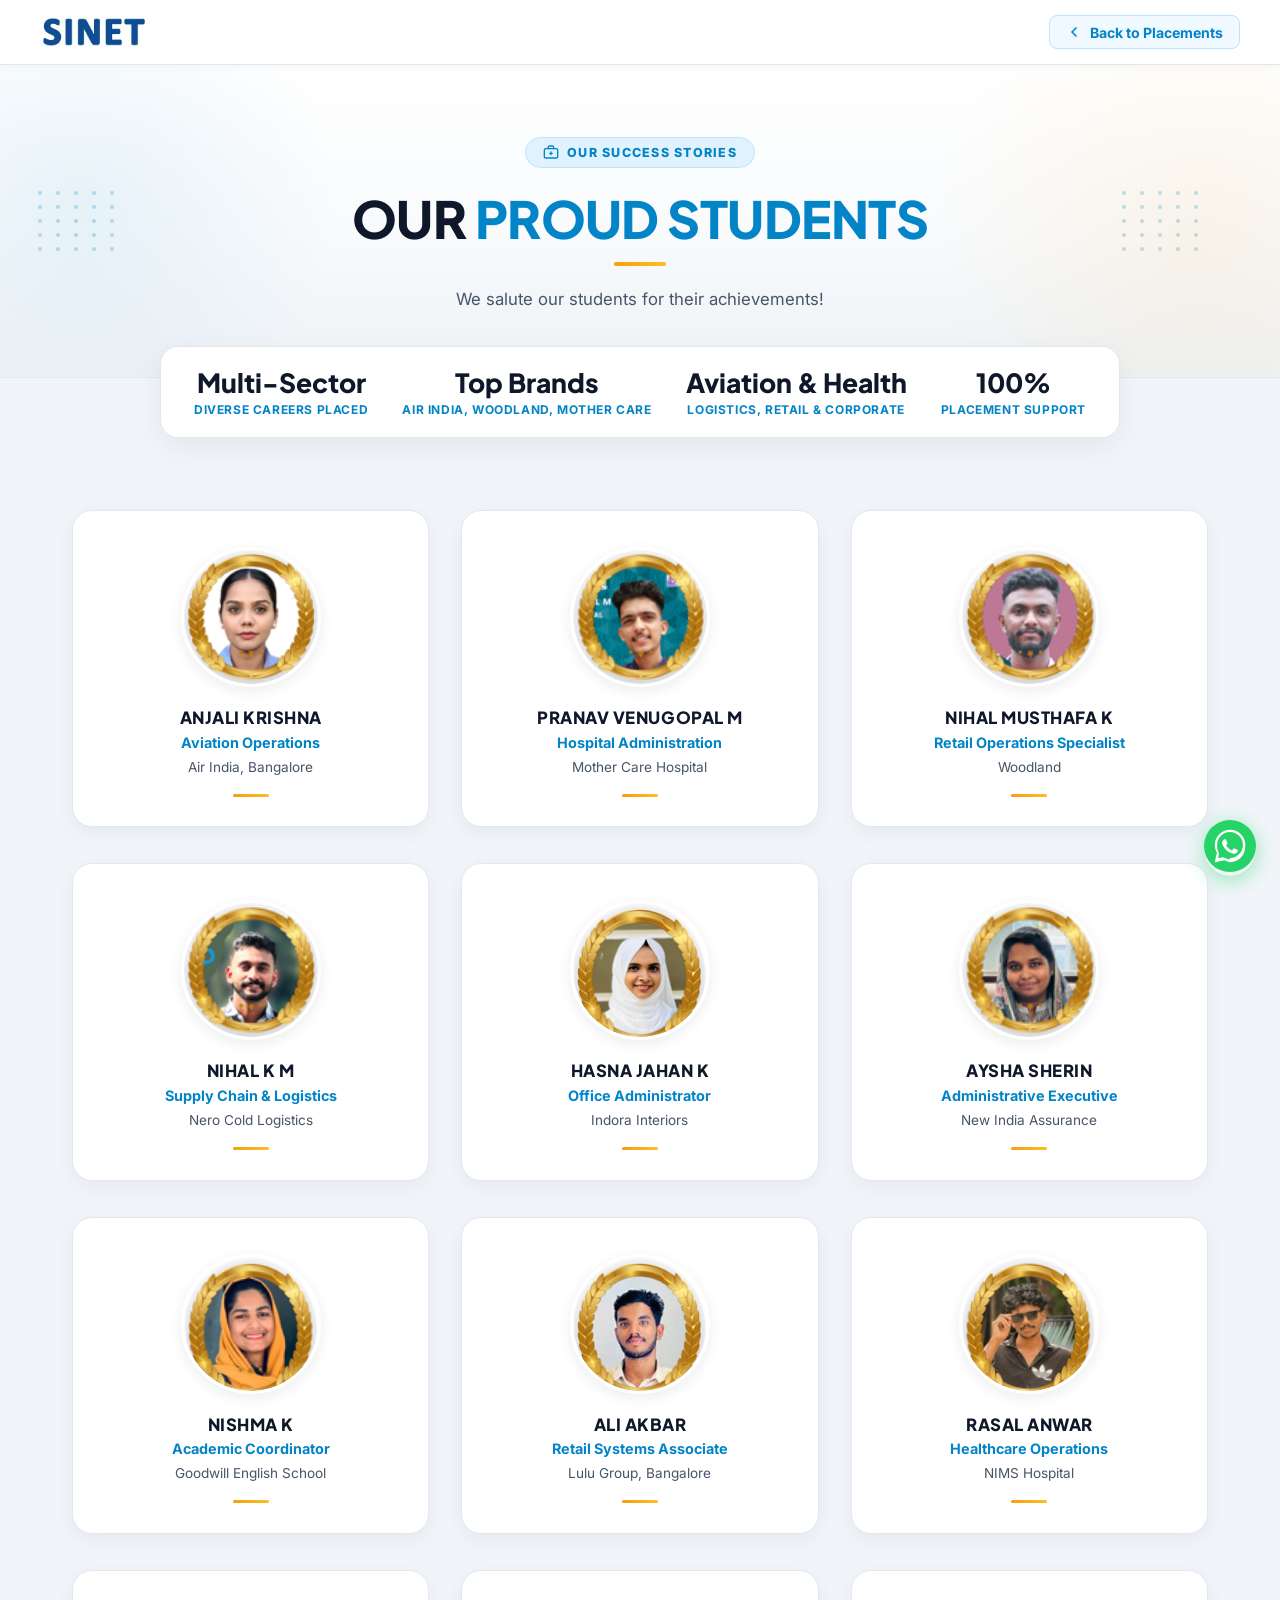
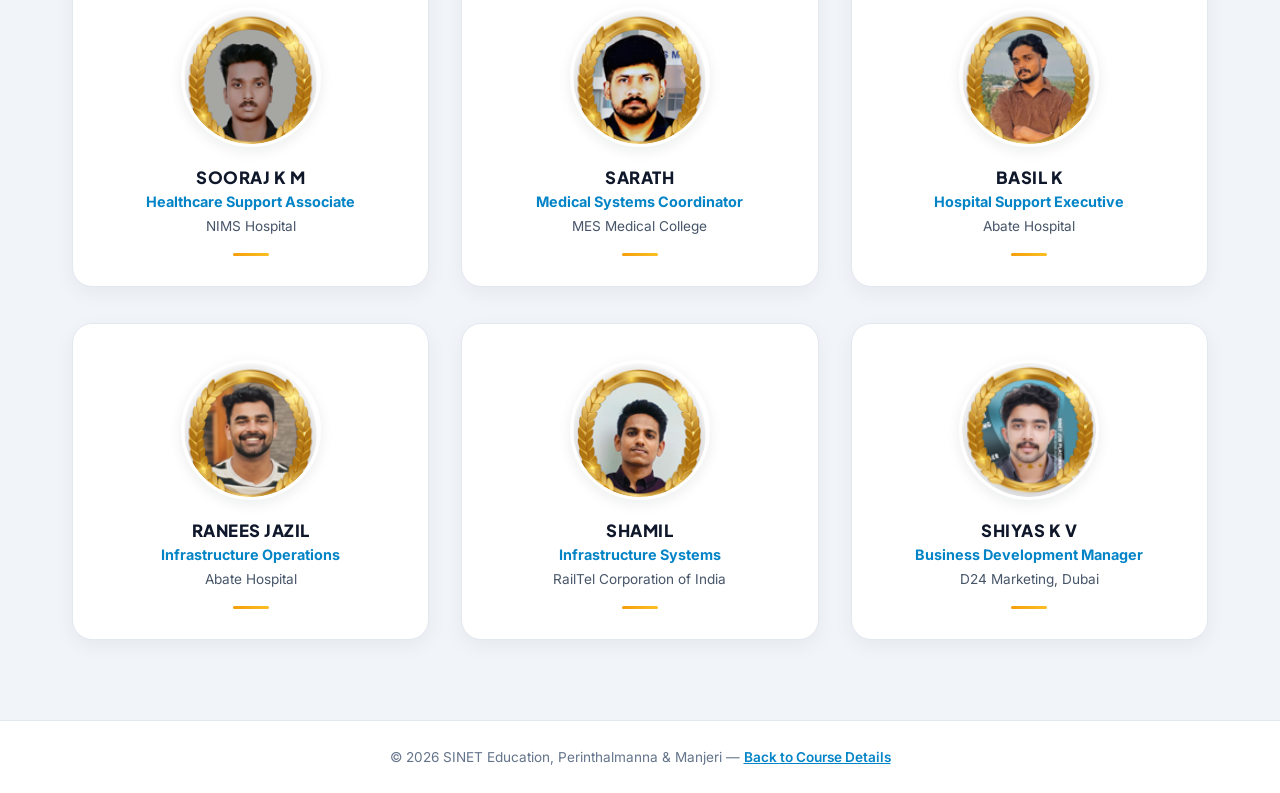
<file: other-students.html>
<!DOCTYPE html>
<html lang="en">
<head>
  <meta charset="UTF-8">
  <meta name="viewport" content="width=device-width, initial-scale=1.0">
  <title>Our Proud Diverse Sector Students | SINET Education</title>
  <meta name="description" content="SINET Education placed students across diverse sectors — Aviation, Healthcare, Retail, Logistics, Corporate Administration, and Education.">
  <link rel="canonical" href="https://shehanaa56-beep.github.io/pdise/other-students.html">

  <!-- Google Fonts -->
  <link rel="preconnect" href="https://fonts.googleapis.com">
  <link rel="preconnect" href="https://fonts.gstatic.com" crossorigin>
  <link href="https://fonts.googleapis.com/css2?family=Inter:wght@300;400;500;600;700;800&family=Plus+Jakarta+Sans:wght@500;600;700;800&display=swap" rel="stylesheet">

  <style>
    /* ================================================================
       Reset & Base
    ================================================================ */
    *, *::before, *::after { box-sizing: border-box; margin: 0; padding: 0; }
    html { scroll-behavior: smooth; font-size: 16px; }
    body {
      font-family: 'Inter', -apple-system, BlinkMacSystemFont, 'Segoe UI', sans-serif;
      background: #F1F5F9;
      color: #0F172A;
      overflow-x: hidden;
      -webkit-font-smoothing: antialiased;
    }
    img { display: block; max-width: 100%; }
    a { text-decoration: none; color: inherit; }

    /* ================================================================
       Header / Nav
    ================================================================ */
    .site-header {
      position: sticky;
      top: 0;
      z-index: 100;
      background: rgba(255, 255, 255, 0.96);
      backdrop-filter: blur(12px);
      -webkit-backdrop-filter: blur(12px);
      border-bottom: 1px solid #E2E8F0;
      box-shadow: 0 2px 8px rgba(15, 23, 42, 0.04);
      padding: 0 2rem;
    }
    .nav-inner {
      max-width: 1200px;
      margin: 0 auto;
      height: 64px;
      display: flex;
      align-items: center;
      justify-content: space-between;
      gap: 1rem;
    }
    .nav-brand img { height: 36px; width: auto; display: block; }
    .nav-back {
      display: inline-flex;
      align-items: center;
      gap: 0.5rem;
      font-size: 0.88rem;
      font-weight: 700;
      color: #0284C7;
      background: #F0F9FF;
      padding: 0.45rem 1rem;
      border: 1.5px solid #BAE6FD;
      border-radius: 8px;
      transition: all 0.2s ease;
    }
    .nav-back:hover {
      background: #E0F2FE;
      border-color: #0284C7;
      color: #0369A1;
      transform: translateX(-2px);
    }

    /* ================================================================
       Hero Banner
    ================================================================ */
    .hero-banner {
      position: relative;
      background: linear-gradient(180deg, #FFFFFF 0%, #F8FAFC 55%, #EEF2F6 100%);
      padding: 4.5rem 2rem 4rem;
      text-align: center;
      overflow: hidden;
      border-bottom: 1px solid #E2E8F0;
    }

    /* Left & right blob arcs */
    .hero-banner::before {
      content: '';
      position: absolute;
      top: -120px; left: -180px;
      width: 520px; height: 520px;
      border-radius: 50%;
      background: radial-gradient(circle, rgba(2, 132, 199, 0.08) 0%, transparent 70%);
      pointer-events: none;
    }
    .hero-banner::after {
      content: '';
      position: absolute;
      bottom: -140px; right: -200px;
      width: 560px; height: 560px;
      border-radius: 50%;
      background: radial-gradient(circle, rgba(245, 158, 11, 0.08) 0%, transparent 68%);
      pointer-events: none;
    }

    /* Dot grid pattern left & right */
    .dot-grid {
      position: absolute;
      top: 50%; transform: translateY(-50%);
      width: 120px;
      display: grid;
      grid-template-columns: repeat(5, 8px);
      gap: 10px;
      pointer-events: none;
      opacity: 0.25;
    }
    .dot-grid.left  { left: 3%; }
    .dot-grid.right { right: 3%; }
    .dot-grid span {
      width: 4px; height: 4px;
      border-radius: 50%;
      background: #0284C7;
      display: block;
    }

    .hero-eyebrow {
      display: inline-flex;
      align-items: center;
      gap: 0.5rem;
      font-size: 0.78rem;
      font-weight: 800;
      letter-spacing: 0.1em;
      text-transform: uppercase;
      color: #0284C7;
      background: #E0F2FE;
      border: 1px solid #BAE6FD;
      padding: 0.4rem 1.1rem;
      border-radius: 999px;
      margin-bottom: 1.25rem;
      position: relative;
      z-index: 1;
    }
    .hero-eyebrow svg { flex-shrink: 0; }

    .hero-title {
      font-family: 'Plus Jakarta Sans', sans-serif;
      font-size: clamp(2rem, 5vw, 3.2rem);
      font-weight: 800;
      line-height: 1.18;
      color: #0F172A;
      position: relative;
      z-index: 1;
      margin-bottom: 0.85rem;
      letter-spacing: -0.01em;
    }
    .hero-title .accent { color: #0284C7; }

    .hero-underline {
      width: 52px; height: 4px;
      background: linear-gradient(90deg, #F59E0B, #FBBF24);
      border-radius: 2px;
      margin: 0 auto 1.25rem auto;
      position: relative;
      z-index: 1;
    }

    .hero-subtitle {
      font-size: 1.05rem;
      color: #475569;
      max-width: 560px;
      margin: 0 auto;
      line-height: 1.6;
      position: relative;
      z-index: 1;
    }

    /* Stats strip below hero */
    .stats-strip {
      background: #FFFFFF;
      border: 1.5px solid #E2E8F0;
      border-radius: 18px;
      max-width: 960px;
      margin: -2rem auto 0 auto;
      padding: 1.25rem 2rem;
      display: flex;
      justify-content: space-around;
      align-items: center;
      gap: 2rem;
      flex-wrap: wrap;
      position: relative;
      z-index: 10;
      box-shadow: 0 10px 30px rgba(15, 23, 42, 0.06);
    }
    .stat-item { text-align: center; }
    .stat-item .sn {
      font-family: 'Plus Jakarta Sans', sans-serif;
      font-size: 1.65rem;
      font-weight: 800;
      color: #0F172A;
      display: block;
      line-height: 1.2;
    }
    .stat-item .sl {
      font-size: 0.75rem;
      font-weight: 700;
      color: #0284C7;
      letter-spacing: 0.05em;
      text-transform: uppercase;
      display: block;
      margin-top: 0.25rem;
    }

    /* ================================================================
       Students Grid Section (Gray background with white cards)
    ================================================================ */
    .students-section {
      max-width: 1200px;
      margin: 0 auto;
      padding: 4.5rem 2rem 5rem;
    }

    .students-grid {
      display: grid;
      grid-template-columns: repeat(3, 1fr);
      gap: 2.25rem 2rem;
    }

    /* ================================================================
       Student Card (White Box on Gray Background)
    ================================================================ */
    .student-card {
      display: flex;
      flex-direction: column;
      align-items: center;
      text-align: center;
      padding: 2.25rem 1.5rem 1.85rem;
      background: #FFFFFF;
      border: 1.5px solid #E2E8F0;
      border-radius: 20px;
      position: relative;
      box-shadow: 0 6px 20px rgba(15, 23, 42, 0.05);
      transition: transform 0.3s cubic-bezier(0.16, 1, 0.3, 1), box-shadow 0.3s ease, border-color 0.3s ease;
      overflow: hidden;
    }
    .student-card::before {
      content: '';
      position: absolute;
      top: 0; left: 0; right: 0;
      height: 4px;
      background: linear-gradient(90deg, #F59E0B, #FBBF24);
      opacity: 0;
      transition: opacity 0.3s ease;
    }
    .student-card:hover {
      transform: translateY(-8px);
      box-shadow: 0 18px 40px rgba(15, 23, 42, 0.1), 0 4px 12px rgba(245, 158, 11, 0.18);
      border-color: #F59E0B;
    }
    .student-card:hover::before { opacity: 1; }

    /* --- Photo (Single clean circle blending seamlessly into white box) --- */
    .student-photo-wrapper {
      position: relative;
      width: 140px;
      height: 140px;
      margin-bottom: 1.25rem;
      flex-shrink: 0;
      display: flex;
      align-items: center;
      justify-content: center;
    }

    /* Photo circle */
    .student-photo {
      position: relative;
      width: 100%;
      height: 100%;
      border-radius: 50%;
      overflow: hidden;
      border: 3px solid #FFFFFF;
      background: #FFFFFF;
      box-shadow: 0 4px 14px rgba(15, 23, 42, 0.08);
      transition: transform 0.25s ease, box-shadow 0.25s ease;
    }
    .student-card:hover .student-photo {
      transform: scale(1.05);
      box-shadow: 0 8px 24px rgba(245, 158, 11, 0.25);
    }
    .student-photo img {
      width: 100%;
      height: 100%;
      object-fit: cover;
      object-position: top center;
      border-radius: 50%;
    }

    /* ----------------------------------------------------------------
       Card text
    ---------------------------------------------------------------- */
    .student-name {
      font-family: 'Plus Jakarta Sans', sans-serif;
      font-size: 1.05rem;
      font-weight: 800;
      letter-spacing: 0.03em;
      color: #0F172A;
      text-transform: uppercase;
      margin-bottom: 0.35rem;
    }

    .student-role {
      font-size: 0.9rem;
      font-weight: 700;
      color: #0284C7;
      margin-bottom: 0.45rem;
    }

    .student-company {
      font-size: 0.85rem;
      color: #475569;
      line-height: 1.45;
    }

    .card-divider {
      width: 36px;
      height: 3px;
      background: linear-gradient(90deg, #F59E0B, #FBBF24);
      border-radius: 2px;
      margin: 1rem auto 0 auto;
    }

    /* ================================================================
       Footer strip
    ================================================================ */
    .page-footer {
      background: #FFFFFF;
      border-top: 1px solid #E2E8F0;
      padding: 1.75rem 2rem;
      text-align: center;
      font-size: 0.85rem;
      color: #64748B;
    }
    .page-footer a {
      color: #0284C7;
      font-weight: 600;
      text-decoration: underline;
    }

    /* WhatsApp float */
    .whatsapp-float-btn {
      position: fixed;
      bottom: 1.5rem;
      right: 1.5rem;
      z-index: 999;
      border-radius: 50%;
      box-shadow: 0 4px 20px rgba(37,211,102,0.45);
      transition: transform 0.25s ease;
    }
    .whatsapp-float-btn:hover { transform: scale(1.1); }

    /* ================================================================
       Responsive
    ================================================================ */
    @media (max-width: 960px) {
      .students-grid {
        grid-template-columns: repeat(2, 1fr);
        gap: 1.75rem 1.5rem;
      }
      .dot-grid { display: none; }
      .stats-strip {
        gap: 2rem 2.5rem;
      }
    }

    @media (max-width: 640px) {
      .site-header {
        padding: 0 1rem;
      }
      .nav-inner {
        height: 56px;
      }
      .nav-brand img {
        height: 30px;
      }
      .nav-back {
        font-size: 0.8rem;
        padding: 0.35rem 0.75rem;
      }
      .hero-banner {
        padding: 2.75rem 1rem 2.25rem;
      }
      .hero-eyebrow {
        font-size: 0.72rem;
        padding: 0.35rem 0.85rem;
        margin-bottom: 0.85rem;
      }
      .hero-title {
        font-size: clamp(1.65rem, 6.5vw, 2.25rem);
        margin-bottom: 0.65rem;
      }
      .hero-underline {
        margin-bottom: 0.85rem;
      }
      .hero-subtitle {
        font-size: 0.92rem;
        line-height: 1.5;
      }
      .stats-strip {
        display: grid;
        grid-template-columns: 1fr 1fr;
        gap: 1.15rem 0.75rem;
        padding: 1.15rem 1rem;
        border-radius: 14px;
        margin: -1.25rem 1rem 0 1rem;
        width: auto;
      }
      .stat-item .sn {
        font-size: 1.35rem;
      }
      .stat-item .sl {
        font-size: 0.68rem;
      }
      .students-section {
        padding: 2.5rem 0.75rem 3.5rem;
        max-width: 100%;
      }
      /* 2 student cards in 1 row on mobile */
      .students-grid {
        grid-template-columns: repeat(2, 1fr);
        gap: 0.85rem 0.75rem;
        width: 100%;
        max-width: 100%;
        margin: 0 auto;
      }
      .student-card {
        padding: 1.25rem 0.6rem 1rem;
        border-radius: 14px;
      }
      .student-photo-wrapper {
        width: clamp(75px, 22vw, 95px);
        height: clamp(75px, 22vw, 95px);
        margin-bottom: 0.75rem;
      }
      .student-name {
        font-size: clamp(0.78rem, 2.5vw, 0.88rem);
        font-weight: 800;
        letter-spacing: 0.02em;
        margin-bottom: 0.2rem;
        line-height: 1.25;
        word-break: break-word;
        color: #0F172A;
      }
      .student-role {
        font-size: clamp(0.7rem, 2.2vw, 0.78rem);
        font-weight: 700;
        margin-bottom: 0.25rem;
        line-height: 1.3;
        color: #0284C7;
      }
      .student-company {
        font-size: clamp(0.65rem, 2vw, 0.72rem);
        line-height: 1.35;
        color: #64748B;
        word-break: break-word;
      }
      .card-divider {
        width: 24px;
        height: 2px;
        margin: 0.6rem auto 0 auto;
      }
      .whatsapp-float-btn {
        bottom: 1rem;
        right: 1rem;
      }
      .whatsapp-float-btn svg {
        width: 46px;
        height: 46px;
      }
    }

    @media (max-width: 360px) {
      .hero-title {
        font-size: 1.5rem;
      }
      .stats-strip {
        gap: 0.85rem 0.5rem;
        padding: 0.85rem 0.5rem;
      }
      .stat-item .sn {
        font-size: 1.15rem;
      }
      .stat-item .sl {
        font-size: 0.62rem;
      }
      .students-section {
        padding: 1.5rem 0.5rem 3rem;
      }
      .students-grid {
        gap: 0.65rem 0.5rem;
      }
      .student-card {
        padding: 1rem 0.45rem 0.85rem;
        border-radius: 12px;
      }
      .student-photo-wrapper {
        width: 70px;
        height: 70px;
        margin-bottom: 0.6rem;
      }
      .student-name {
        font-size: 0.74rem;
      }
      .student-role {
        font-size: 0.68rem;
      }
      .student-company {
        font-size: 0.62rem;
      }
    }
  </style>
</head>
<body>

  <!-- ============================================================
       Header / Navigation
  ============================================================ -->
  <header class="site-header">
    <div class="nav-inner">
      <a href="course-details.html" class="nav-brand" aria-label="SINET Education Homepage">
        <img src="images/sinet.webp" alt="SINET Education" style="height: 36px; width: auto; display: block;">
      </a>
      <a href="course-details.html#employed-students" class="nav-back">
        <svg width="16" height="16" viewBox="0 0 24 24" fill="none" stroke="currentColor" stroke-width="2.5" stroke-linecap="round" stroke-linejoin="round"><polyline points="15 18 9 12 15 6"></polyline></svg>
        Back to Placements
      </a>
    </div>
  </header>

  <!-- ============================================================
       Hero Banner
  ============================================================ -->
  <section class="hero-banner">

    <!-- Dot grids -->
    <div class="dot-grid left" aria-hidden="true">
      <span></span><span></span><span></span><span></span><span></span>
      <span></span><span></span><span></span><span></span><span></span>
      <span></span><span></span><span></span><span></span><span></span>
      <span></span><span></span><span></span><span></span><span></span>
      <span></span><span></span><span></span><span></span><span></span>
    </div>
    <div class="dot-grid right" aria-hidden="true">
      <span></span><span></span><span></span><span></span><span></span>
      <span></span><span></span><span></span><span></span><span></span>
      <span></span><span></span><span></span><span></span><span></span>
      <span></span><span></span><span></span><span></span><span></span>
      <span></span><span></span><span></span><span></span><span></span>
    </div>

    <!-- Eyebrow pill -->
    <div class="hero-eyebrow">
      <svg width="16" height="16" viewBox="0 0 24 24" fill="none" stroke="currentColor" stroke-width="2" stroke-linecap="round" stroke-linejoin="round"><rect x="2" y="7" width="20" height="14" rx="2"/><path d="M16 7V5a2 2 0 0 0-2-2h-4a2 2 0 0 0-2 2v2"/><line x1="12" y1="12" x2="12" y2="16"/><line x1="10" y1="14" x2="14" y2="14"/></svg>
      OUR SUCCESS STORIES
    </div>

    <!-- Title -->
    <h1 class="hero-title">OUR <span class="accent">PROUD STUDENTS</span></h1>
    <div class="hero-underline"></div>
    <p class="hero-subtitle">We salute our students for their achievements!</p>

  </section>

  <!-- Stats Strip -->
  <div class="stats-strip">
    <div class="stat-item">
      <span class="sn">Multi-Sector</span>
      <span class="sl">Diverse Careers Placed</span>
    </div>
    <div class="stat-item">
      <span class="sn">Top Brands</span>
      <span class="sl">Air India, Woodland, Mother Care</span>
    </div>
    <div class="stat-item">
      <span class="sn">Aviation &amp; Health</span>
      <span class="sl">Logistics, Retail &amp; Corporate</span>
    </div>
    <div class="stat-item">
      <span class="sn">100%</span>
      <span class="sl">Placement Support</span>
    </div>
  </div>

  <!-- ============================================================
       Students Grid
  ============================================================ -->
  <main class="students-section">
    <div class="students-grid">

      

      <!-- ── STUDENT 1 – Anjali Krishna ── -->
      <article class="student-card">
        <div class="student-photo-wrapper">
          <div class="student-photo">
            <img src="images/other-job/sinet-placed-at-air-India-Anjali.png" alt="Anjali Krishna – Aviation Operations" loading="lazy">
          </div>
        </div>
        <h3 class="student-name">Anjali Krishna</h3>
        <p class="student-role">Aviation Operations</p>
        <p class="student-company">Air India, Bangalore</p>
        <div class="card-divider"></div>
      </article>

      <!-- ── STUDENT 2 – Pranav Venugopal M ── -->
      <article class="student-card">
        <div class="student-photo-wrapper">
          <div class="student-photo">
            <img src="images/other-job/sinet-placed-at-Mother-Care-hospital-Pranav-Venu-gopal.png" alt="Pranav Venugopal M – Hospital Administration" loading="lazy">
          </div>
        </div>
        <h3 class="student-name">Pranav Venugopal M</h3>
        <p class="student-role">Hospital Administration</p>
        <p class="student-company">Mother Care Hospital</p>
        <div class="card-divider"></div>
      </article>

      <!-- ── STUDENT 3 – Nihal Musthafa K ── -->
      <article class="student-card">
        <div class="student-photo-wrapper">
          <div class="student-photo">
            <img src="images/other-job/sinet-placed-at-Woodland-Nihal-musthafak.png" alt="Nihal Musthafa K – Retail Operations Specialist" loading="lazy">
          </div>
        </div>
        <h3 class="student-name">Nihal Musthafa K</h3>
        <p class="student-role">Retail Operations Specialist</p>
        <p class="student-company">Woodland</p>
        <div class="card-divider"></div>
      </article>

      <!-- ── STUDENT 4 – Nihal K M ── -->
      <article class="student-card">
        <div class="student-photo-wrapper">
          <div class="student-photo">
            <img src="images/other-job/sinet-placed-Nero-Cold-Nihal-km.png" alt="Nihal K M – Supply Chain & Logistics" loading="lazy">
          </div>
        </div>
        <h3 class="student-name">Nihal K M</h3>
        <p class="student-role">Supply Chain & Logistics</p>
        <p class="student-company">Nero Cold Logistics</p>
        <div class="card-divider"></div>
      </article>

      <!-- ── STUDENT 5 – Hasna Jahan K ── -->
      <article class="student-card">
        <div class="student-photo-wrapper">
          <div class="student-photo">
            <img src="images/sap/sinet-placed-office-administrator-Hasna-Jahan-k-at-Indora-interiors.png" alt="Hasna Jahan K – Office Administrator" loading="lazy">
          </div>
        </div>
        <h3 class="student-name">Hasna Jahan K</h3>
        <p class="student-role">Office Administrator</p>
        <p class="student-company">Indora Interiors</p>
        <div class="card-divider"></div>
      </article>

      <!-- ── STUDENT 6 – Aysha Sherin ── -->
      <article class="student-card">
        <div class="student-photo-wrapper">
          <div class="student-photo">
            <img src="images/sinet-placed-New-India-Assurance-Aysha-Sherin.png" alt="Aysha Sherin – Administrative Executive" loading="lazy">
          </div>
        </div>
        <h3 class="student-name">Aysha Sherin</h3>
        <p class="student-role">Administrative Executive</p>
        <p class="student-company">New India Assurance</p>
        <div class="card-divider"></div>
      </article>

      <!-- ── STUDENT 7 – Nishma K ── -->
      <article class="student-card">
        <div class="student-photo-wrapper">
          <div class="student-photo">
            <img src="images/sinet-placed-at-Goodwill-English-School-Kerala-Nishma.png" alt="Nishma K – Academic Coordinator" loading="lazy">
          </div>
        </div>
        <h3 class="student-name">Nishma K</h3>
        <p class="student-role">Academic Coordinator</p>
        <p class="student-company">Goodwill English School</p>
        <div class="card-divider"></div>
      </article>

      <!-- ── STUDENT 8 – Ali Akbar ── -->
      <article class="student-card">
        <div class="student-photo-wrapper">
          <div class="student-photo">
            <img src="images/sinet-placed-IT-support-at-Lulu-Bangalore-Ali-Akbar.png" alt="Ali Akbar – Retail Systems Associate" loading="lazy">
          </div>
        </div>
        <h3 class="student-name">Ali Akbar</h3>
        <p class="student-role">Retail Systems Associate</p>
        <p class="student-company">Lulu Group, Bangalore</p>
        <div class="card-divider"></div>
      </article>

      <!-- ── STUDENT 9 – Rasal Anwar ── -->
      <article class="student-card">
        <div class="student-photo-wrapper">
          <div class="student-photo">
            <img src="images/sinet-placed-IT-support-NIMS-hospital-Rasal.png" alt="Rasal Anwar – Healthcare Operations" loading="lazy">
          </div>
        </div>
        <h3 class="student-name">Rasal Anwar</h3>
        <p class="student-role">Healthcare Operations</p>
        <p class="student-company">NIMS Hospital</p>
        <div class="card-divider"></div>
      </article>

      <!-- ── STUDENT 10 – Sooraj K M ── -->
      <article class="student-card">
        <div class="student-photo-wrapper">
          <div class="student-photo">
            <img src="images/sinet-placed-IT-support-NIMS-hospital-Sooraj.png" alt="Sooraj K M – Healthcare Support Associate" loading="lazy">
          </div>
        </div>
        <h3 class="student-name">Sooraj K M</h3>
        <p class="student-role">Healthcare Support Associate</p>
        <p class="student-company">NIMS Hospital</p>
        <div class="card-divider"></div>
      </article>

      <!-- ── STUDENT 11 – Sarath ── -->
      <article class="student-card">
        <div class="student-photo-wrapper">
          <div class="student-photo">
            <img src="images/sinet-placed-IT-Engineer-at-MES-Medical-Collge-Sarath.png" alt="Sarath – Medical Systems Coordinator" loading="lazy">
          </div>
        </div>
        <h3 class="student-name">Sarath</h3>
        <p class="student-role">Medical Systems Coordinator</p>
        <p class="student-company">MES Medical College</p>
        <div class="card-divider"></div>
      </article>

      <!-- ── STUDENT 12 – Basil K ── -->
      <article class="student-card">
        <div class="student-photo-wrapper">
          <div class="student-photo">
            <img src="images/sinet-placed-IT-Support-Engineer-at-Abate-Hospital-Basil-K.png" alt="Basil K – Hospital Support Executive" loading="lazy">
          </div>
        </div>
        <h3 class="student-name">Basil K</h3>
        <p class="student-role">Hospital Support Executive</p>
        <p class="student-company">Abate Hospital</p>
        <div class="card-divider"></div>
      </article>

      <!-- ── STUDENT 13 – Ranees Jazil ── -->
      <article class="student-card">
        <div class="student-photo-wrapper">
          <div class="student-photo">
            <img src="images/sinet-placed-Network-Engineer-at-Abate-Hospital-Ranees-Jasil.png" alt="Ranees Jazil – Infrastructure Operations" loading="lazy">
          </div>
        </div>
        <h3 class="student-name">Ranees Jazil</h3>
        <p class="student-role">Infrastructure Operations</p>
        <p class="student-company">Abate Hospital</p>
        <div class="card-divider"></div>
      </article>

      <!-- ── STUDENT 14 – Shamil ── -->
      <article class="student-card">
        <div class="student-photo-wrapper">
          <div class="student-photo">
            <img src="images/sinet-placed-IT-support-at-RailTel-India-Kerala-Shamil.png" alt="Shamil – Infrastructure Systems" loading="lazy">
          </div>
        </div>
        <h3 class="student-name">Shamil</h3>
        <p class="student-role">Infrastructure Systems</p>
        <p class="student-company">RailTel Corporation of India</p>
        <div class="card-divider"></div>
      </article>

      <!-- ── STUDENT 15 – Shiyas K V ── -->
      <article class="student-card">
        <div class="student-photo-wrapper">
          <div class="student-photo">
            <img src="images/sinet-placed-at-D24-Dubai-uae-Mohammed-Shiyas-KV.png" alt="Shiyas K V – Business Development Manager" loading="lazy">
          </div>
        </div>
        <h3 class="student-name">Shiyas K V</h3>
        <p class="student-role">Business Development Manager</p>
        <p class="student-company">D24 Marketing, Dubai</p>
        <div class="card-divider"></div>
      </article>

    </div><!-- /.students-grid -->
  </main>

  <!-- ============================================================
       Footer
  ============================================================ -->
  <footer class="page-footer">
    <p>&copy; 2026 SINET Education, Perinthalmanna &amp; Manjeri &mdash; <a href="course-details.html">Back to Course Details</a></p>
  </footer>

  <!-- WhatsApp Float -->
  <a href="https://api.whatsapp.com/send?phone=918086800700&text=Hello%20SINET!%20I%20want%20to%20know%20about%20Diverse%20Job%20placements" target="_blank" rel="noopener" aria-label="Chat on WhatsApp" class="whatsapp-float-btn">
    <svg width="52" height="52" viewBox="0 0 48 48" fill="none" xmlns="http://www.w3.org/2000/svg">
      <circle cx="24" cy="24" r="24" fill="#25D366"/>
      <path fill="#fff" d="M34.5 13.5A14.4 14.4 0 0 0 24 9C16.27 9 10 15.27 10 23c0 2.48.65 4.9 1.88 7.04L10 39l9.17-1.85A14.4 14.4 0 0 0 24 38.9c7.73 0 14-6.27 14-14a13.9 13.9 0 0 0-3.5-11.4zM24 36.3a11.9 11.9 0 0 1-6.07-1.66l-.44-.26-4.53.92.95-4.42-.28-.46A11.9 11.9 0 0 1 12.1 23c0-6.57 5.34-11.9 11.9-11.9 3.18 0 6.16 1.24 8.4 3.5a11.84 11.84 0 0 1 3.5 8.4c0 6.58-5.34 11.9-11.9 11.9zm6.52-8.93c-.36-.18-2.1-1.03-2.42-1.15-.33-.12-.56-.18-.8.18-.23.36-.9 1.15-1.1 1.38-.2.24-.4.27-.76.09-.36-.18-1.52-.56-2.89-1.78a10.83 10.83 0 0 1-2-2.49c-.2-.36-.02-.55.16-.73.16-.16.36-.42.54-.63.18-.2.24-.36.36-.6.12-.24.06-.45-.03-.63-.09-.18-.8-1.93-1.1-2.64-.28-.69-.57-.6-.8-.61h-.67c-.24 0-.62.09-.94.45-.33.36-1.24 1.21-1.24 2.95s1.27 3.42 1.45 3.66c.18.24 2.5 3.82 6.06 5.36.85.37 1.51.59 2.02.75.85.27 1.62.23 2.23.14.68-.1 2.1-.86 2.4-1.69.29-.83.29-1.54.2-1.69-.08-.15-.32-.24-.68-.42z"/>
    </svg>
  </a>

</body>
</html>
</file>
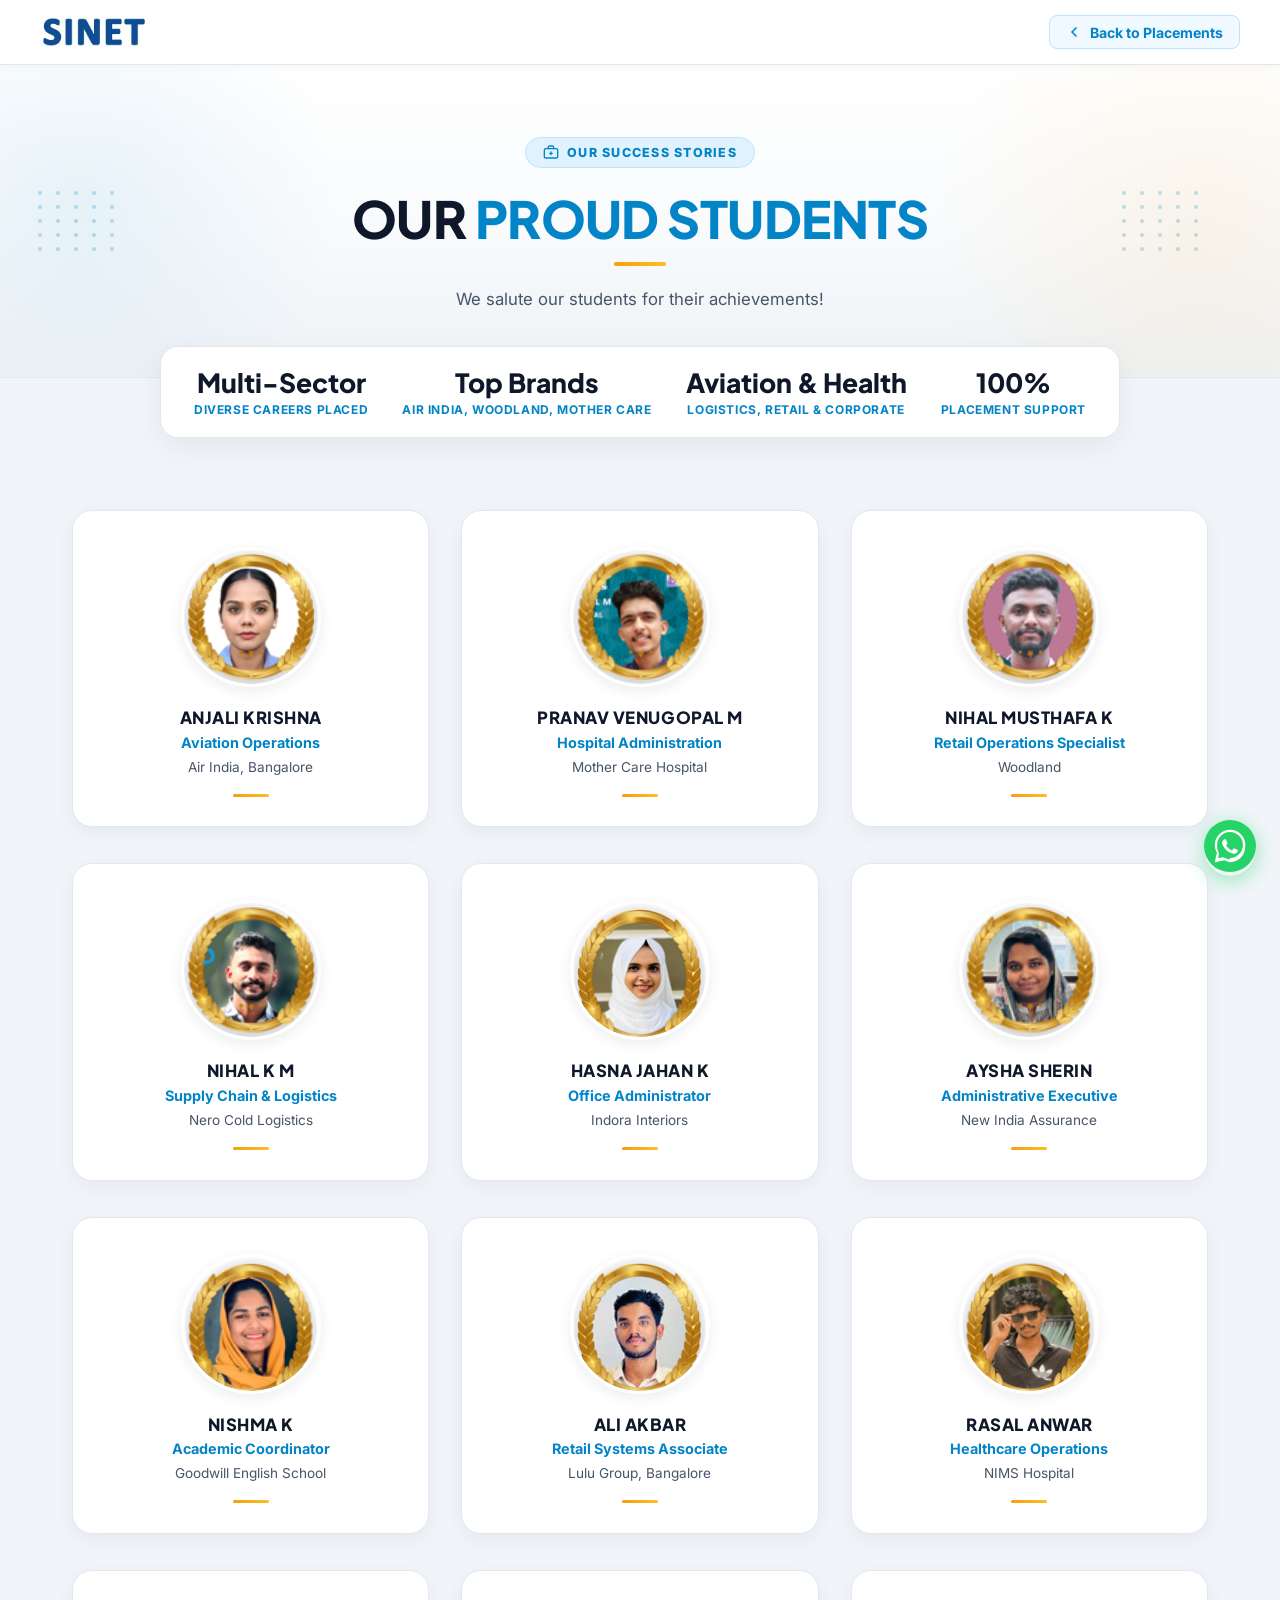
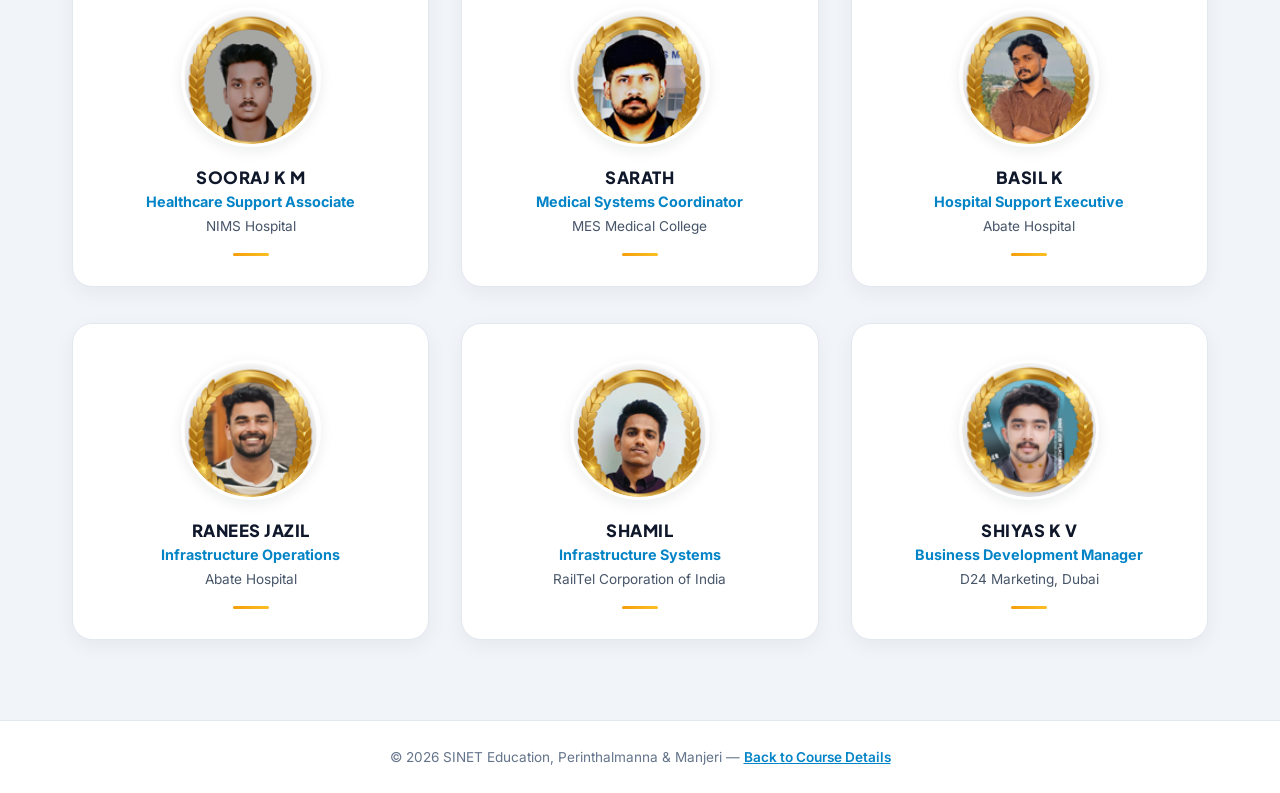
<file: sinet-placed-other-students-list.html>
<!DOCTYPE html>
<html lang="en">
<head>
  <meta charset="UTF-8">
  <meta name="viewport" content="width=device-width, initial-scale=1.0">
  <title>Our Proud Diverse Sector Students | SINET Education</title>
  <meta name="description" content="SINET Education placed students across diverse sectors — Aviation, Healthcare, Retail, Logistics, Corporate Administration, and Education.">
  <link rel="canonical" href="https://shehanaa56-beep.github.io/pdise/sinet-placed-other-students-list.html">

  <!-- Google Fonts -->
  <link rel="preconnect" href="https://fonts.googleapis.com">
  <link rel="preconnect" href="https://fonts.gstatic.com" crossorigin>
  <link href="https://fonts.googleapis.com/css2?family=Inter:wght@300;400;500;600;700;800&family=Plus+Jakarta+Sans:wght@500;600;700;800&display=swap" rel="stylesheet">

  <style>
    /* ================================================================
       Reset & Base
    ================================================================ */
    *, *::before, *::after { box-sizing: border-box; margin: 0; padding: 0; }
    html { scroll-behavior: smooth; font-size: 16px; }
    body {
      font-family: 'Inter', -apple-system, BlinkMacSystemFont, 'Segoe UI', sans-serif;
      background: #F1F5F9;
      color: #0F172A;
      overflow-x: hidden;
      -webkit-font-smoothing: antialiased;
    }
    img { display: block; max-width: 100%; }
    a { text-decoration: none; color: inherit; }

    /* ================================================================
       Header / Nav
    ================================================================ */
    .site-header {
      position: sticky;
      top: 0;
      z-index: 100;
      background: rgba(255, 255, 255, 0.96);
      backdrop-filter: blur(12px);
      -webkit-backdrop-filter: blur(12px);
      border-bottom: 1px solid #E2E8F0;
      box-shadow: 0 2px 8px rgba(15, 23, 42, 0.04);
      padding: 0 2rem;
    }
    .nav-inner {
      max-width: 1200px;
      margin: 0 auto;
      height: 64px;
      display: flex;
      align-items: center;
      justify-content: space-between;
      gap: 1rem;
    }
    .nav-brand img { height: 36px; width: auto; display: block; }
    .nav-back {
      display: inline-flex;
      align-items: center;
      gap: 0.5rem;
      font-size: 0.88rem;
      font-weight: 700;
      color: #0284C7;
      background: #F0F9FF;
      padding: 0.45rem 1rem;
      border: 1.5px solid #BAE6FD;
      border-radius: 8px;
      transition: all 0.2s ease;
    }
    .nav-back:hover {
      background: #E0F2FE;
      border-color: #0284C7;
      color: #0369A1;
      transform: translateX(-2px);
    }

    /* ================================================================
       Hero Banner
    ================================================================ */
    .hero-banner {
      position: relative;
      background: linear-gradient(180deg, #FFFFFF 0%, #F8FAFC 55%, #EEF2F6 100%);
      padding: 4.5rem 2rem 4rem;
      text-align: center;
      overflow: hidden;
      border-bottom: 1px solid #E2E8F0;
    }

    /* Left & right blob arcs */
    .hero-banner::before {
      content: '';
      position: absolute;
      top: -120px; left: -180px;
      width: 520px; height: 520px;
      border-radius: 50%;
      background: radial-gradient(circle, rgba(2, 132, 199, 0.08) 0%, transparent 70%);
      pointer-events: none;
    }
    .hero-banner::after {
      content: '';
      position: absolute;
      bottom: -140px; right: -200px;
      width: 560px; height: 560px;
      border-radius: 50%;
      background: radial-gradient(circle, rgba(245, 158, 11, 0.08) 0%, transparent 68%);
      pointer-events: none;
    }

    /* Dot grid pattern left & right */
    .dot-grid {
      position: absolute;
      top: 50%; transform: translateY(-50%);
      width: 120px;
      display: grid;
      grid-template-columns: repeat(5, 8px);
      gap: 10px;
      pointer-events: none;
      opacity: 0.25;
    }
    .dot-grid.left  { left: 3%; }
    .dot-grid.right { right: 3%; }
    .dot-grid span {
      width: 4px; height: 4px;
      border-radius: 50%;
      background: #0284C7;
      display: block;
    }

    .hero-eyebrow {
      display: inline-flex;
      align-items: center;
      gap: 0.5rem;
      font-size: 0.78rem;
      font-weight: 800;
      letter-spacing: 0.1em;
      text-transform: uppercase;
      color: #0284C7;
      background: #E0F2FE;
      border: 1px solid #BAE6FD;
      padding: 0.4rem 1.1rem;
      border-radius: 999px;
      margin-bottom: 1.25rem;
      position: relative;
      z-index: 1;
    }
    .hero-eyebrow svg { flex-shrink: 0; }

    .hero-title {
      font-family: 'Plus Jakarta Sans', sans-serif;
      font-size: clamp(2rem, 5vw, 3.2rem);
      font-weight: 800;
      line-height: 1.18;
      color: #0F172A;
      position: relative;
      z-index: 1;
      margin-bottom: 0.85rem;
      letter-spacing: -0.01em;
    }
    .hero-title .accent { color: #0284C7; }

    .hero-underline {
      width: 52px; height: 4px;
      background: linear-gradient(90deg, #F59E0B, #FBBF24);
      border-radius: 2px;
      margin: 0 auto 1.25rem auto;
      position: relative;
      z-index: 1;
    }

    .hero-subtitle {
      font-size: 1.05rem;
      color: #475569;
      max-width: 560px;
      margin: 0 auto;
      line-height: 1.6;
      position: relative;
      z-index: 1;
    }

    /* Stats strip below hero */
    .stats-strip {
      background: #FFFFFF;
      border: 1.5px solid #E2E8F0;
      border-radius: 18px;
      max-width: 960px;
      margin: -2rem auto 0 auto;
      padding: 1.25rem 2rem;
      display: flex;
      justify-content: space-around;
      align-items: center;
      gap: 2rem;
      flex-wrap: wrap;
      position: relative;
      z-index: 10;
      box-shadow: 0 10px 30px rgba(15, 23, 42, 0.06);
    }
    .stat-item { text-align: center; }
    .stat-item .sn {
      font-family: 'Plus Jakarta Sans', sans-serif;
      font-size: 1.65rem;
      font-weight: 800;
      color: #0F172A;
      display: block;
      line-height: 1.2;
    }
    .stat-item .sl {
      font-size: 0.75rem;
      font-weight: 700;
      color: #0284C7;
      letter-spacing: 0.05em;
      text-transform: uppercase;
      display: block;
      margin-top: 0.25rem;
    }

    /* ================================================================
       Students Grid Section (Gray background with white cards)
    ================================================================ */
    .students-section {
      max-width: 1200px;
      margin: 0 auto;
      padding: 4.5rem 2rem 5rem;
    }

    .students-grid {
      display: grid;
      grid-template-columns: repeat(3, 1fr);
      gap: 2.25rem 2rem;
    }

    /* ================================================================
       Student Card (White Box on Gray Background)
    ================================================================ */
    .student-card {
      display: flex;
      flex-direction: column;
      align-items: center;
      text-align: center;
      padding: 2.25rem 1.5rem 1.85rem;
      background: #FFFFFF;
      border: 1.5px solid #E2E8F0;
      border-radius: 20px;
      position: relative;
      box-shadow: 0 6px 20px rgba(15, 23, 42, 0.05);
      transition: transform 0.3s cubic-bezier(0.16, 1, 0.3, 1), box-shadow 0.3s ease, border-color 0.3s ease;
      overflow: hidden;
    }
    .student-card::before {
      content: '';
      position: absolute;
      top: 0; left: 0; right: 0;
      height: 4px;
      background: linear-gradient(90deg, #F59E0B, #FBBF24);
      opacity: 0;
      transition: opacity 0.3s ease;
    }
    .student-card:hover {
      transform: translateY(-8px);
      box-shadow: 0 18px 40px rgba(15, 23, 42, 0.1), 0 4px 12px rgba(245, 158, 11, 0.18);
      border-color: #F59E0B;
    }
    .student-card:hover::before { opacity: 1; }

    /* --- Photo (Single clean circle blending seamlessly into white box) --- */
    .student-photo-wrapper {
      position: relative;
      width: 140px;
      height: 140px;
      margin-bottom: 1.25rem;
      flex-shrink: 0;
      display: flex;
      align-items: center;
      justify-content: center;
    }

    /* Photo circle */
    .student-photo {
      position: relative;
      width: 100%;
      height: 100%;
      border-radius: 50%;
      overflow: hidden;
      border: 3px solid #FFFFFF;
      background: #FFFFFF;
      box-shadow: 0 4px 14px rgba(15, 23, 42, 0.08);
      transition: transform 0.25s ease, box-shadow 0.25s ease;
    }
    .student-card:hover .student-photo {
      transform: scale(1.05);
      box-shadow: 0 8px 24px rgba(245, 158, 11, 0.25);
    }
    .student-photo img {
      width: 100%;
      height: 100%;
      object-fit: cover;
      object-position: top center;
      border-radius: 50%;
    }

    /* ----------------------------------------------------------------
       Card text
    ---------------------------------------------------------------- */
    .student-name {
      font-family: 'Plus Jakarta Sans', sans-serif;
      font-size: 1.05rem;
      font-weight: 800;
      letter-spacing: 0.03em;
      color: #0F172A;
      text-transform: uppercase;
      margin-bottom: 0.35rem;
    }

    .student-role {
      font-size: 0.9rem;
      font-weight: 700;
      color: #0284C7;
      margin-bottom: 0.45rem;
    }

    .student-company {
      font-size: 0.85rem;
      color: #475569;
      line-height: 1.45;
    }

    .card-divider {
      width: 36px;
      height: 3px;
      background: linear-gradient(90deg, #F59E0B, #FBBF24);
      border-radius: 2px;
      margin: 1rem auto 0 auto;
    }

    /* ================================================================
       Footer strip
    ================================================================ */
    .page-footer {
      background: #FFFFFF;
      border-top: 1px solid #E2E8F0;
      padding: 1.75rem 2rem;
      text-align: center;
      font-size: 0.85rem;
      color: #64748B;
    }
    .page-footer a {
      color: #0284C7;
      font-weight: 600;
      text-decoration: underline;
    }

    /* WhatsApp float */
    .whatsapp-float-btn {
      position: fixed;
      bottom: 1.5rem;
      right: 1.5rem;
      z-index: 999;
      border-radius: 50%;
      box-shadow: 0 4px 20px rgba(37,211,102,0.45);
      transition: transform 0.25s ease;
    }
    .whatsapp-float-btn:hover { transform: scale(1.1); }

    /* ================================================================
       Responsive
    ================================================================ */
    @media (max-width: 960px) {
      .students-grid {
        grid-template-columns: repeat(2, 1fr);
        gap: 1.75rem 1.5rem;
      }
      .dot-grid { display: none; }
      .stats-strip {
        gap: 2rem 2.5rem;
      }
    }

    @media (max-width: 640px) {
      .site-header {
        padding: 0 1rem;
      }
      .nav-inner {
        height: 56px;
      }
      .nav-brand img {
        height: 30px;
      }
      .nav-back {
        font-size: 0.8rem;
        padding: 0.35rem 0.75rem;
      }
      .hero-banner {
        padding: 2.75rem 1rem 2.25rem;
      }
      .hero-eyebrow {
        font-size: 0.72rem;
        padding: 0.35rem 0.85rem;
        margin-bottom: 0.85rem;
      }
      .hero-title {
        font-size: clamp(1.65rem, 6.5vw, 2.25rem);
        margin-bottom: 0.65rem;
      }
      .hero-underline {
        margin-bottom: 0.85rem;
      }
      .hero-subtitle {
        font-size: 0.92rem;
        line-height: 1.5;
      }
      .stats-strip {
        display: grid;
        grid-template-columns: 1fr 1fr;
        gap: 1.15rem 0.75rem;
        padding: 1.15rem 1rem;
        border-radius: 14px;
        margin: -1.25rem 1rem 0 1rem;
        width: auto;
      }
      .stat-item .sn {
        font-size: 1.35rem;
      }
      .stat-item .sl {
        font-size: 0.68rem;
      }
      .students-section {
        padding: 2.5rem 0.75rem 3.5rem;
        max-width: 100%;
      }
      /* 2 student cards in 1 row on mobile */
      .students-grid {
        grid-template-columns: repeat(2, 1fr);
        gap: 0.85rem 0.75rem;
        width: 100%;
        max-width: 100%;
        margin: 0 auto;
      }
      .student-card {
        padding: 1.25rem 0.6rem 1rem;
        border-radius: 14px;
      }
      .student-photo-wrapper {
        width: clamp(75px, 22vw, 95px);
        height: clamp(75px, 22vw, 95px);
        margin-bottom: 0.75rem;
      }
      .student-name {
        font-size: clamp(0.78rem, 2.5vw, 0.88rem);
        font-weight: 800;
        letter-spacing: 0.02em;
        margin-bottom: 0.2rem;
        line-height: 1.25;
        word-break: break-word;
        color: #0F172A;
      }
      .student-role {
        font-size: clamp(0.7rem, 2.2vw, 0.78rem);
        font-weight: 700;
        margin-bottom: 0.25rem;
        line-height: 1.3;
        color: #0284C7;
      }
      .student-company {
        font-size: clamp(0.65rem, 2vw, 0.72rem);
        line-height: 1.35;
        color: #64748B;
        word-break: break-word;
      }
      .card-divider {
        width: 24px;
        height: 2px;
        margin: 0.6rem auto 0 auto;
      }
      .whatsapp-float-btn {
        bottom: 1rem;
        right: 1rem;
      }
      .whatsapp-float-btn svg {
        width: 46px;
        height: 46px;
      }
    }

    @media (max-width: 360px) {
      .hero-title {
        font-size: 1.5rem;
      }
      .stats-strip {
        gap: 0.85rem 0.5rem;
        padding: 0.85rem 0.5rem;
      }
      .stat-item .sn {
        font-size: 1.15rem;
      }
      .stat-item .sl {
        font-size: 0.62rem;
      }
      .students-section {
        padding: 1.5rem 0.5rem 3rem;
      }
      .students-grid {
        gap: 0.65rem 0.5rem;
      }
      .student-card {
        padding: 1rem 0.45rem 0.85rem;
        border-radius: 12px;
      }
      .student-photo-wrapper {
        width: 70px;
        height: 70px;
        margin-bottom: 0.6rem;
      }
      .student-name {
        font-size: 0.74rem;
      }
      .student-role {
        font-size: 0.68rem;
      }
      .student-company {
        font-size: 0.62rem;
      }
    }
  </style>
</head>
<body>

  <!-- ============================================================
       Header / Navigation
  ============================================================ -->
  <header class="site-header">
    <div class="nav-inner">
      <a href="course-details.html" class="nav-brand" aria-label="SINET Education Homepage">
        <img src="images/sinet.webp" alt="SINET Education" style="height: 36px; width: auto; display: block;">
      </a>
      <a href="course-details.html#employed-students" class="nav-back">
        <svg width="16" height="16" viewBox="0 0 24 24" fill="none" stroke="currentColor" stroke-width="2.5" stroke-linecap="round" stroke-linejoin="round"><polyline points="15 18 9 12 15 6"></polyline></svg>
        Back to Placements
      </a>
    </div>
  </header>

  <!-- ============================================================
       Hero Banner
  ============================================================ -->
  <section class="hero-banner">

    <!-- Dot grids -->
    <div class="dot-grid left" aria-hidden="true">
      <span></span><span></span><span></span><span></span><span></span>
      <span></span><span></span><span></span><span></span><span></span>
      <span></span><span></span><span></span><span></span><span></span>
      <span></span><span></span><span></span><span></span><span></span>
      <span></span><span></span><span></span><span></span><span></span>
    </div>
    <div class="dot-grid right" aria-hidden="true">
      <span></span><span></span><span></span><span></span><span></span>
      <span></span><span></span><span></span><span></span><span></span>
      <span></span><span></span><span></span><span></span><span></span>
      <span></span><span></span><span></span><span></span><span></span>
      <span></span><span></span><span></span><span></span><span></span>
    </div>

    <!-- Eyebrow pill -->
    <div class="hero-eyebrow">
      <svg width="16" height="16" viewBox="0 0 24 24" fill="none" stroke="currentColor" stroke-width="2" stroke-linecap="round" stroke-linejoin="round"><rect x="2" y="7" width="20" height="14" rx="2"/><path d="M16 7V5a2 2 0 0 0-2-2h-4a2 2 0 0 0-2 2v2"/><line x1="12" y1="12" x2="12" y2="16"/><line x1="10" y1="14" x2="14" y2="14"/></svg>
      OUR SUCCESS STORIES
    </div>

    <!-- Title -->
    <h1 class="hero-title">OUR <span class="accent">PROUD STUDENTS</span></h1>
    <div class="hero-underline"></div>
    <p class="hero-subtitle">We salute our students for their achievements!</p>

  </section>

  <!-- Stats Strip -->
  <div class="stats-strip">
    <div class="stat-item">
      <span class="sn">Multi-Sector</span>
      <span class="sl">Diverse Careers Placed</span>
    </div>
    <div class="stat-item">
      <span class="sn">Top Brands</span>
      <span class="sl">Air India, Woodland, Mother Care</span>
    </div>
    <div class="stat-item">
      <span class="sn">Aviation &amp; Health</span>
      <span class="sl">Logistics, Retail &amp; Corporate</span>
    </div>
    <div class="stat-item">
      <span class="sn">100%</span>
      <span class="sl">Placement Support</span>
    </div>
  </div>

  <!-- ============================================================
       Students Grid
  ============================================================ -->
  <main class="students-section">
    <div class="students-grid">

      

      <!-- ── STUDENT 1 – Anjali Krishna ── -->
      <article class="student-card">
        <div class="student-photo-wrapper">
          <div class="student-photo">
            <img src="images/other-job/sinet-placed-at-air-India-Anjali.png" alt="Anjali Krishna – Aviation Operations" loading="lazy">
          </div>
        </div>
        <h3 class="student-name">Anjali Krishna</h3>
        <p class="student-role">Aviation Operations</p>
        <p class="student-company">Air India, Bangalore</p>
        <div class="card-divider"></div>
      </article>

      <!-- ── STUDENT 2 – Pranav Venugopal M ── -->
      <article class="student-card">
        <div class="student-photo-wrapper">
          <div class="student-photo">
            <img src="images/other-job/sinet-placed-at-Mother-Care-hospital-Pranav-Venu-gopal.png" alt="Pranav Venugopal M – Hospital Administration" loading="lazy">
          </div>
        </div>
        <h3 class="student-name">Pranav Venugopal M</h3>
        <p class="student-role">Hospital Administration</p>
        <p class="student-company">Mother Care Hospital</p>
        <div class="card-divider"></div>
      </article>

      <!-- ── STUDENT 3 – Nihal Musthafa K ── -->
      <article class="student-card">
        <div class="student-photo-wrapper">
          <div class="student-photo">
            <img src="images/other-job/sinet-placed-at-Woodland-Nihal-musthafak.png" alt="Nihal Musthafa K – Retail Operations Specialist" loading="lazy">
          </div>
        </div>
        <h3 class="student-name">Nihal Musthafa K</h3>
        <p class="student-role">Retail Operations Specialist</p>
        <p class="student-company">Woodland</p>
        <div class="card-divider"></div>
      </article>

      <!-- ── STUDENT 4 – Nihal K M ── -->
      <article class="student-card">
        <div class="student-photo-wrapper">
          <div class="student-photo">
            <img src="images/other-job/sinet-placed-Nero-Cold-Nihal-km.png" alt="Nihal K M – Supply Chain & Logistics" loading="lazy">
          </div>
        </div>
        <h3 class="student-name">Nihal K M</h3>
        <p class="student-role">Supply Chain & Logistics</p>
        <p class="student-company">Nero Cold Logistics</p>
        <div class="card-divider"></div>
      </article>

      <!-- ── STUDENT 5 – Hasna Jahan K ── -->
      <article class="student-card">
        <div class="student-photo-wrapper">
          <div class="student-photo">
            <img src="images/sap/sinet-placed-office-administrator-Hasna-Jahan-k-at-Indora-interiors.png" alt="Hasna Jahan K – Office Administrator" loading="lazy">
          </div>
        </div>
        <h3 class="student-name">Hasna Jahan K</h3>
        <p class="student-role">Office Administrator</p>
        <p class="student-company">Indora Interiors</p>
        <div class="card-divider"></div>
      </article>

      <!-- ── STUDENT 6 – Aysha Sherin ── -->
      <article class="student-card">
        <div class="student-photo-wrapper">
          <div class="student-photo">
            <img src="images/sinet-placed-New-India-Assurance-Aysha-Sherin.png" alt="Aysha Sherin – Administrative Executive" loading="lazy">
          </div>
        </div>
        <h3 class="student-name">Aysha Sherin</h3>
        <p class="student-role">Administrative Executive</p>
        <p class="student-company">New India Assurance</p>
        <div class="card-divider"></div>
      </article>

      <!-- ── STUDENT 7 – Nishma K ── -->
      <article class="student-card">
        <div class="student-photo-wrapper">
          <div class="student-photo">
            <img src="images/sinet-placed-at-Goodwill-English-School-Kerala-Nishma.png" alt="Nishma K – Academic Coordinator" loading="lazy">
          </div>
        </div>
        <h3 class="student-name">Nishma K</h3>
        <p class="student-role">Academic Coordinator</p>
        <p class="student-company">Goodwill English School</p>
        <div class="card-divider"></div>
      </article>

      <!-- ── STUDENT 8 – Ali Akbar ── -->
      <article class="student-card">
        <div class="student-photo-wrapper">
          <div class="student-photo">
            <img src="images/sinet-placed-IT-support-at-Lulu-Bangalore-Ali-Akbar.png" alt="Ali Akbar – Retail Systems Associate" loading="lazy">
          </div>
        </div>
        <h3 class="student-name">Ali Akbar</h3>
        <p class="student-role">Retail Systems Associate</p>
        <p class="student-company">Lulu Group, Bangalore</p>
        <div class="card-divider"></div>
      </article>

      <!-- ── STUDENT 9 – Rasal Anwar ── -->
      <article class="student-card">
        <div class="student-photo-wrapper">
          <div class="student-photo">
            <img src="images/sinet-placed-IT-support-NIMS-hospital-Rasal.png" alt="Rasal Anwar – Healthcare Operations" loading="lazy">
          </div>
        </div>
        <h3 class="student-name">Rasal Anwar</h3>
        <p class="student-role">Healthcare Operations</p>
        <p class="student-company">NIMS Hospital</p>
        <div class="card-divider"></div>
      </article>

      <!-- ── STUDENT 10 – Sooraj K M ── -->
      <article class="student-card">
        <div class="student-photo-wrapper">
          <div class="student-photo">
            <img src="images/sinet-placed-IT-support-NIMS-hospital-Sooraj.png" alt="Sooraj K M – Healthcare Support Associate" loading="lazy">
          </div>
        </div>
        <h3 class="student-name">Sooraj K M</h3>
        <p class="student-role">Healthcare Support Associate</p>
        <p class="student-company">NIMS Hospital</p>
        <div class="card-divider"></div>
      </article>

      <!-- ── STUDENT 11 – Sarath ── -->
      <article class="student-card">
        <div class="student-photo-wrapper">
          <div class="student-photo">
            <img src="images/sinet-placed-IT-Engineer-at-MES-Medical-Collge-Sarath.png" alt="Sarath – Medical Systems Coordinator" loading="lazy">
          </div>
        </div>
        <h3 class="student-name">Sarath</h3>
        <p class="student-role">Medical Systems Coordinator</p>
        <p class="student-company">MES Medical College</p>
        <div class="card-divider"></div>
      </article>

      <!-- ── STUDENT 12 – Basil K ── -->
      <article class="student-card">
        <div class="student-photo-wrapper">
          <div class="student-photo">
            <img src="images/sinet-placed-IT-Support-Engineer-at-Abate-Hospital-Basil-K.png" alt="Basil K – Hospital Support Executive" loading="lazy">
          </div>
        </div>
        <h3 class="student-name">Basil K</h3>
        <p class="student-role">Hospital Support Executive</p>
        <p class="student-company">Abate Hospital</p>
        <div class="card-divider"></div>
      </article>

      <!-- ── STUDENT 13 – Ranees Jazil ── -->
      <article class="student-card">
        <div class="student-photo-wrapper">
          <div class="student-photo">
            <img src="images/sinet-placed-Network-Engineer-at-Abate-Hospital-Ranees-Jasil.png" alt="Ranees Jazil – Infrastructure Operations" loading="lazy">
          </div>
        </div>
        <h3 class="student-name">Ranees Jazil</h3>
        <p class="student-role">Infrastructure Operations</p>
        <p class="student-company">Abate Hospital</p>
        <div class="card-divider"></div>
      </article>

      <!-- ── STUDENT 14 – Shamil ── -->
      <article class="student-card">
        <div class="student-photo-wrapper">
          <div class="student-photo">
            <img src="images/sinet-placed-IT-support-at-RailTel-India-Kerala-Shamil.png" alt="Shamil – Infrastructure Systems" loading="lazy">
          </div>
        </div>
        <h3 class="student-name">Shamil</h3>
        <p class="student-role">Infrastructure Systems</p>
        <p class="student-company">RailTel Corporation of India</p>
        <div class="card-divider"></div>
      </article>

      <!-- ── STUDENT 15 – Shiyas K V ── -->
      <article class="student-card">
        <div class="student-photo-wrapper">
          <div class="student-photo">
            <img src="images/sinet-placed-at-D24-Dubai-uae-Mohammed-Shiyas-KV.png" alt="Shiyas K V – Business Development Manager" loading="lazy">
          </div>
        </div>
        <h3 class="student-name">Shiyas K V</h3>
        <p class="student-role">Business Development Manager</p>
        <p class="student-company">D24 Marketing, Dubai</p>
        <div class="card-divider"></div>
      </article>

    </div><!-- /.students-grid -->
  </main>

  <!-- ============================================================
       Footer
  ============================================================ -->
  <footer class="page-footer">
    <p>&copy; 2026 SINET Education, Perinthalmanna &amp; Manjeri &mdash; <a href="course-details.html">Back to Course Details</a></p>
  </footer>

  <!-- WhatsApp Float -->
  <a href="https://api.whatsapp.com/send?phone=918086800700&text=Hello%20SINET!%20I%20want%20to%20know%20about%20Diverse%20Job%20placements" target="_blank" rel="noopener" aria-label="Chat on WhatsApp" class="whatsapp-float-btn">
    <svg width="52" height="52" viewBox="0 0 48 48" fill="none" xmlns="http://www.w3.org/2000/svg">
      <circle cx="24" cy="24" r="24" fill="#25D366"/>
      <path fill="#fff" d="M34.5 13.5A14.4 14.4 0 0 0 24 9C16.27 9 10 15.27 10 23c0 2.48.65 4.9 1.88 7.04L10 39l9.17-1.85A14.4 14.4 0 0 0 24 38.9c7.73 0 14-6.27 14-14a13.9 13.9 0 0 0-3.5-11.4zM24 36.3a11.9 11.9 0 0 1-6.07-1.66l-.44-.26-4.53.92.95-4.42-.28-.46A11.9 11.9 0 0 1 12.1 23c0-6.57 5.34-11.9 11.9-11.9 3.18 0 6.16 1.24 8.4 3.5a11.84 11.84 0 0 1 3.5 8.4c0 6.58-5.34 11.9-11.9 11.9zm6.52-8.93c-.36-.18-2.1-1.03-2.42-1.15-.33-.12-.56-.18-.8.18-.23.36-.9 1.15-1.1 1.38-.2.24-.4.27-.76.09-.36-.18-1.52-.56-2.89-1.78a10.83 10.83 0 0 1-2-2.49c-.2-.36-.02-.55.16-.73.16-.16.36-.42.54-.63.18-.2.24-.36.36-.6.12-.24.06-.45-.03-.63-.09-.18-.8-1.93-1.1-2.64-.28-.69-.57-.6-.8-.61h-.67c-.24 0-.62.09-.94.45-.33.36-1.24 1.21-1.24 2.95s1.27 3.42 1.45 3.66c.18.24 2.5 3.82 6.06 5.36.85.37 1.51.59 2.02.75.85.27 1.62.23 2.23.14.68-.1 2.1-.86 2.4-1.69.29-.83.29-1.54.2-1.69-.08-.15-.32-.24-.68-.42z"/>
    </svg>
  </a>

</body>
</html>
</file>
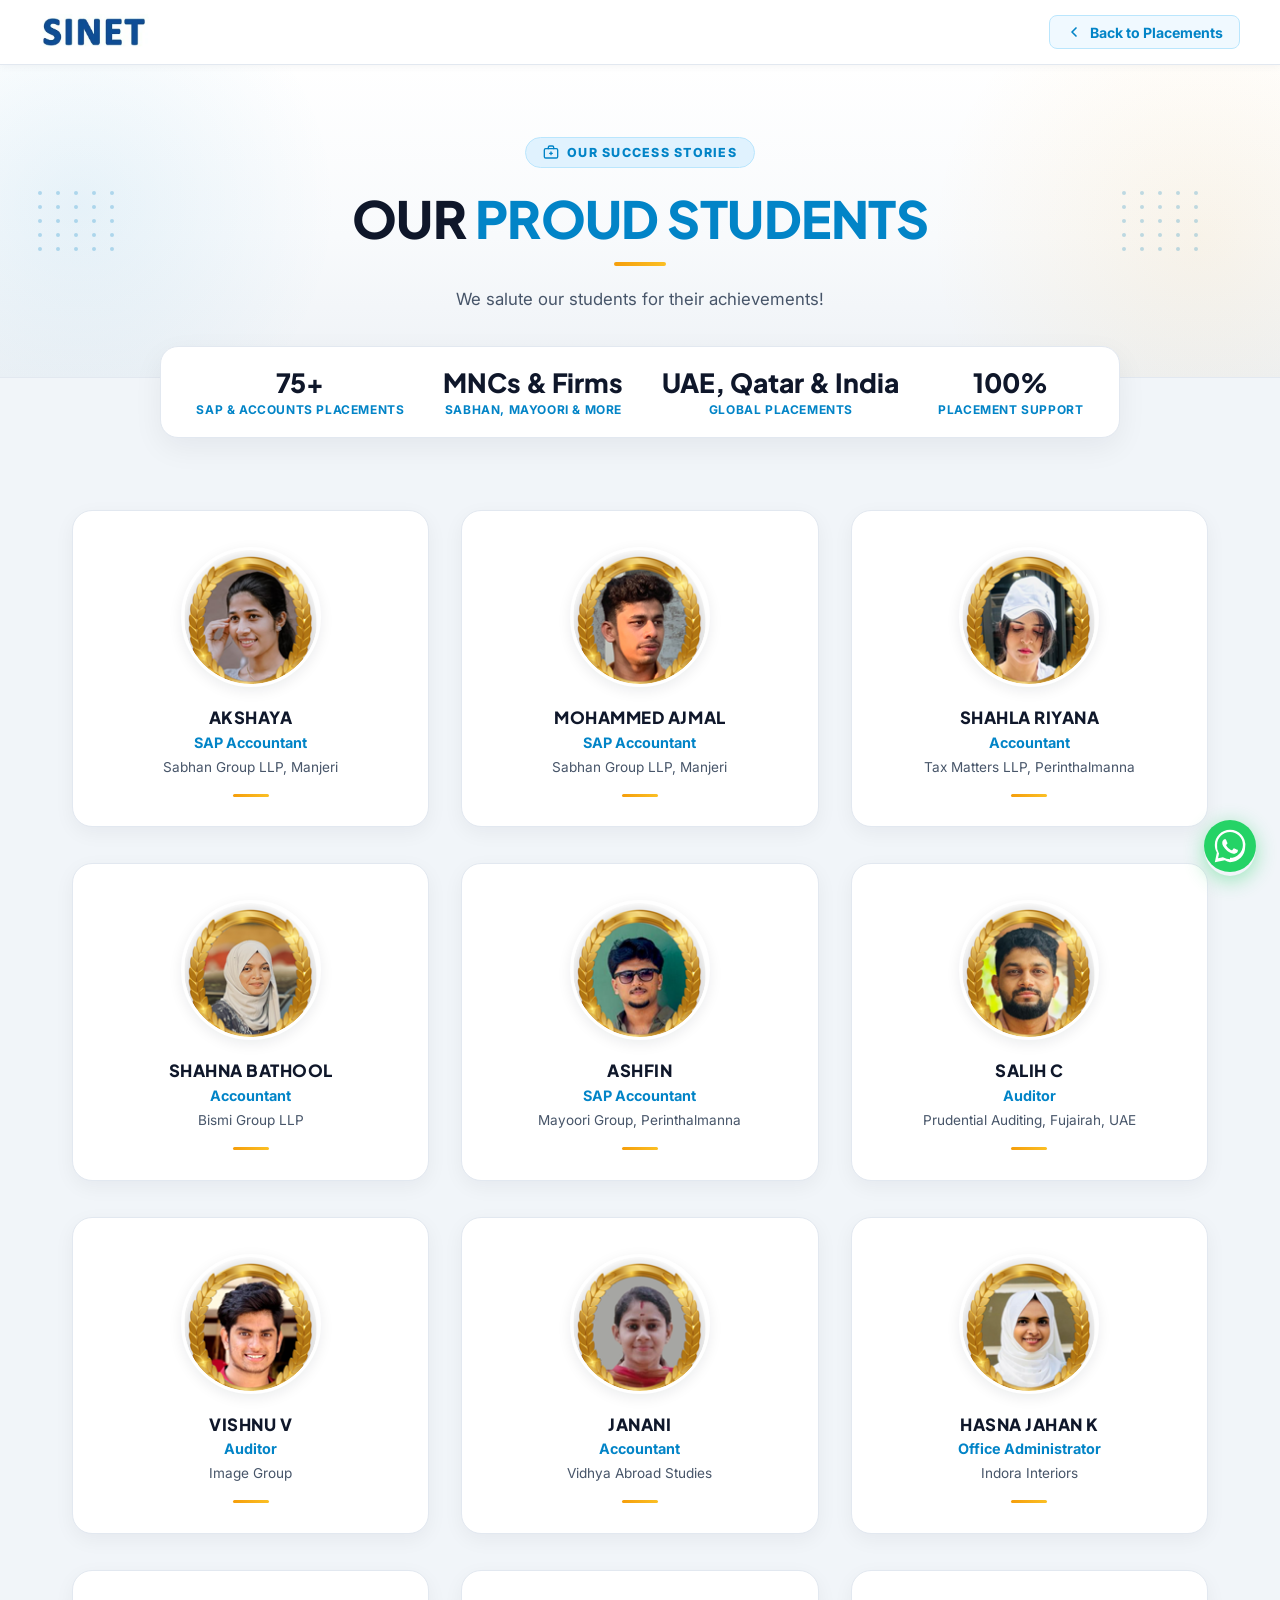
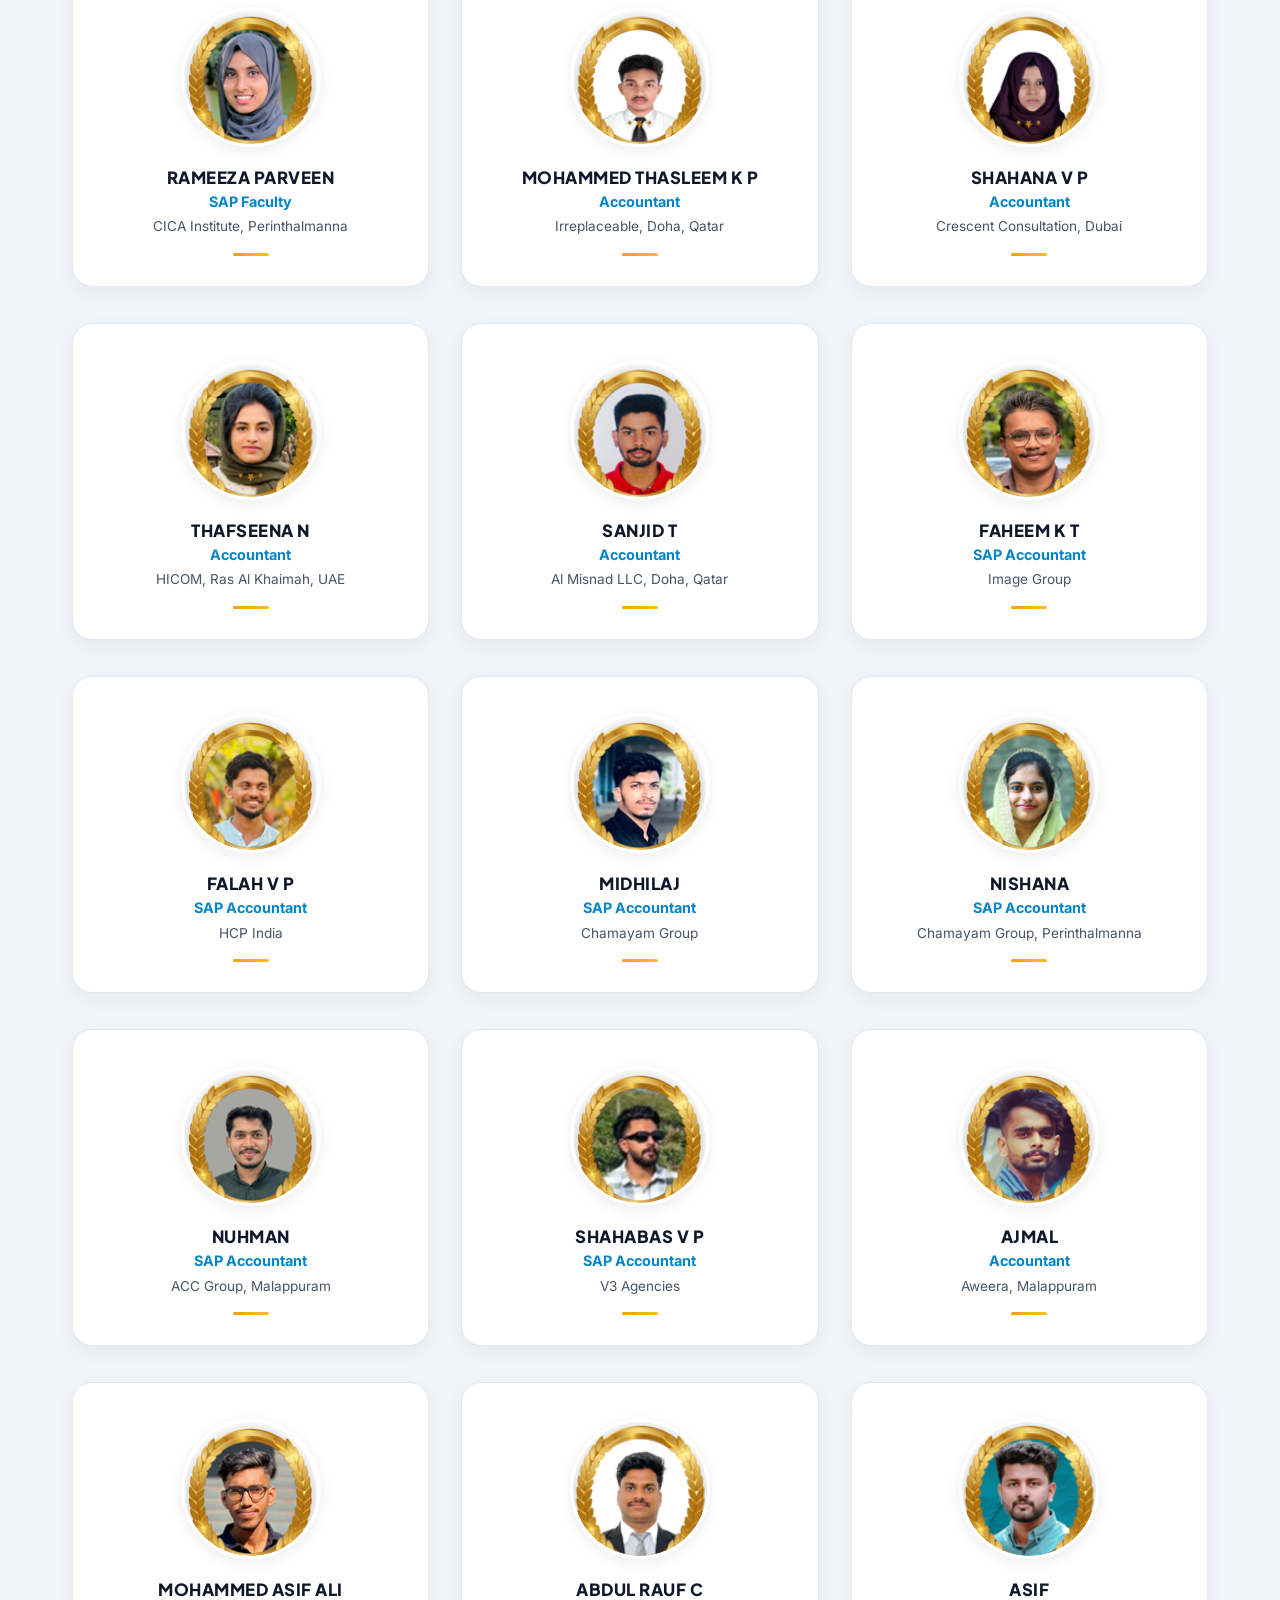
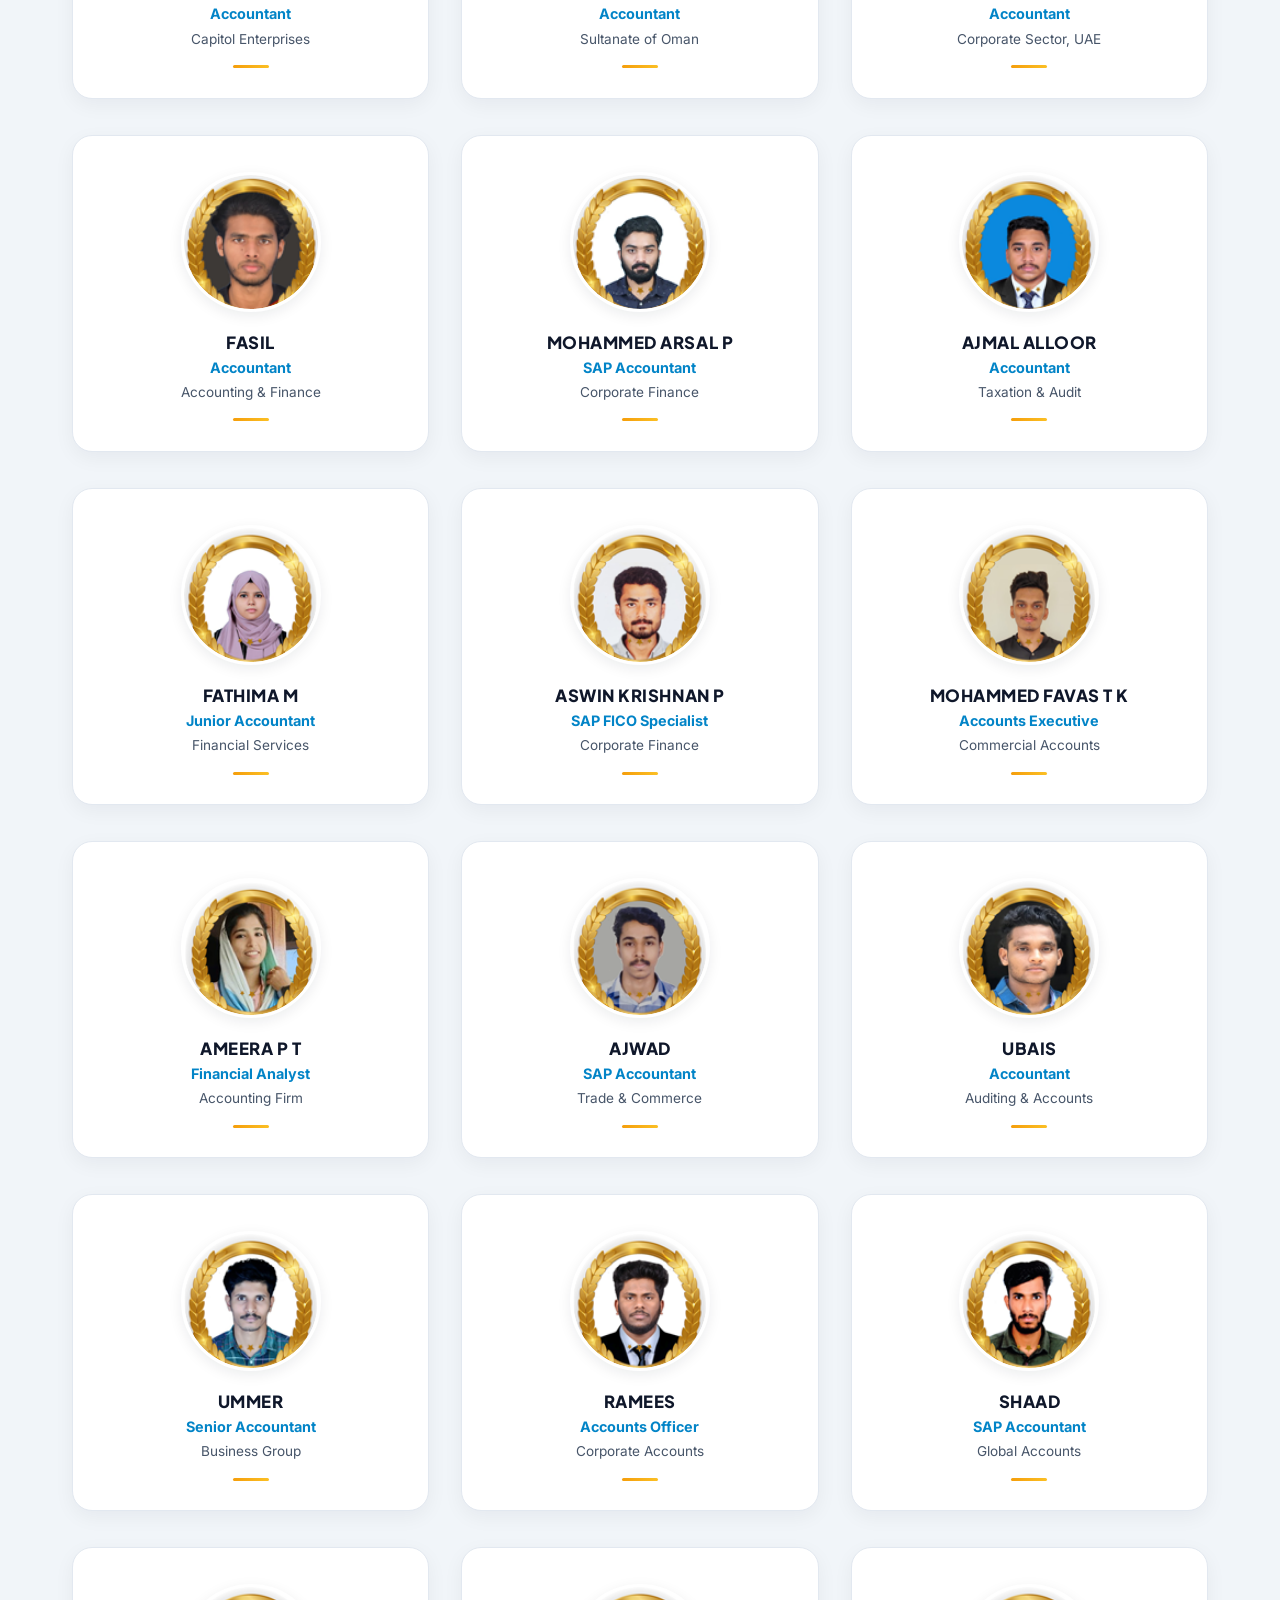
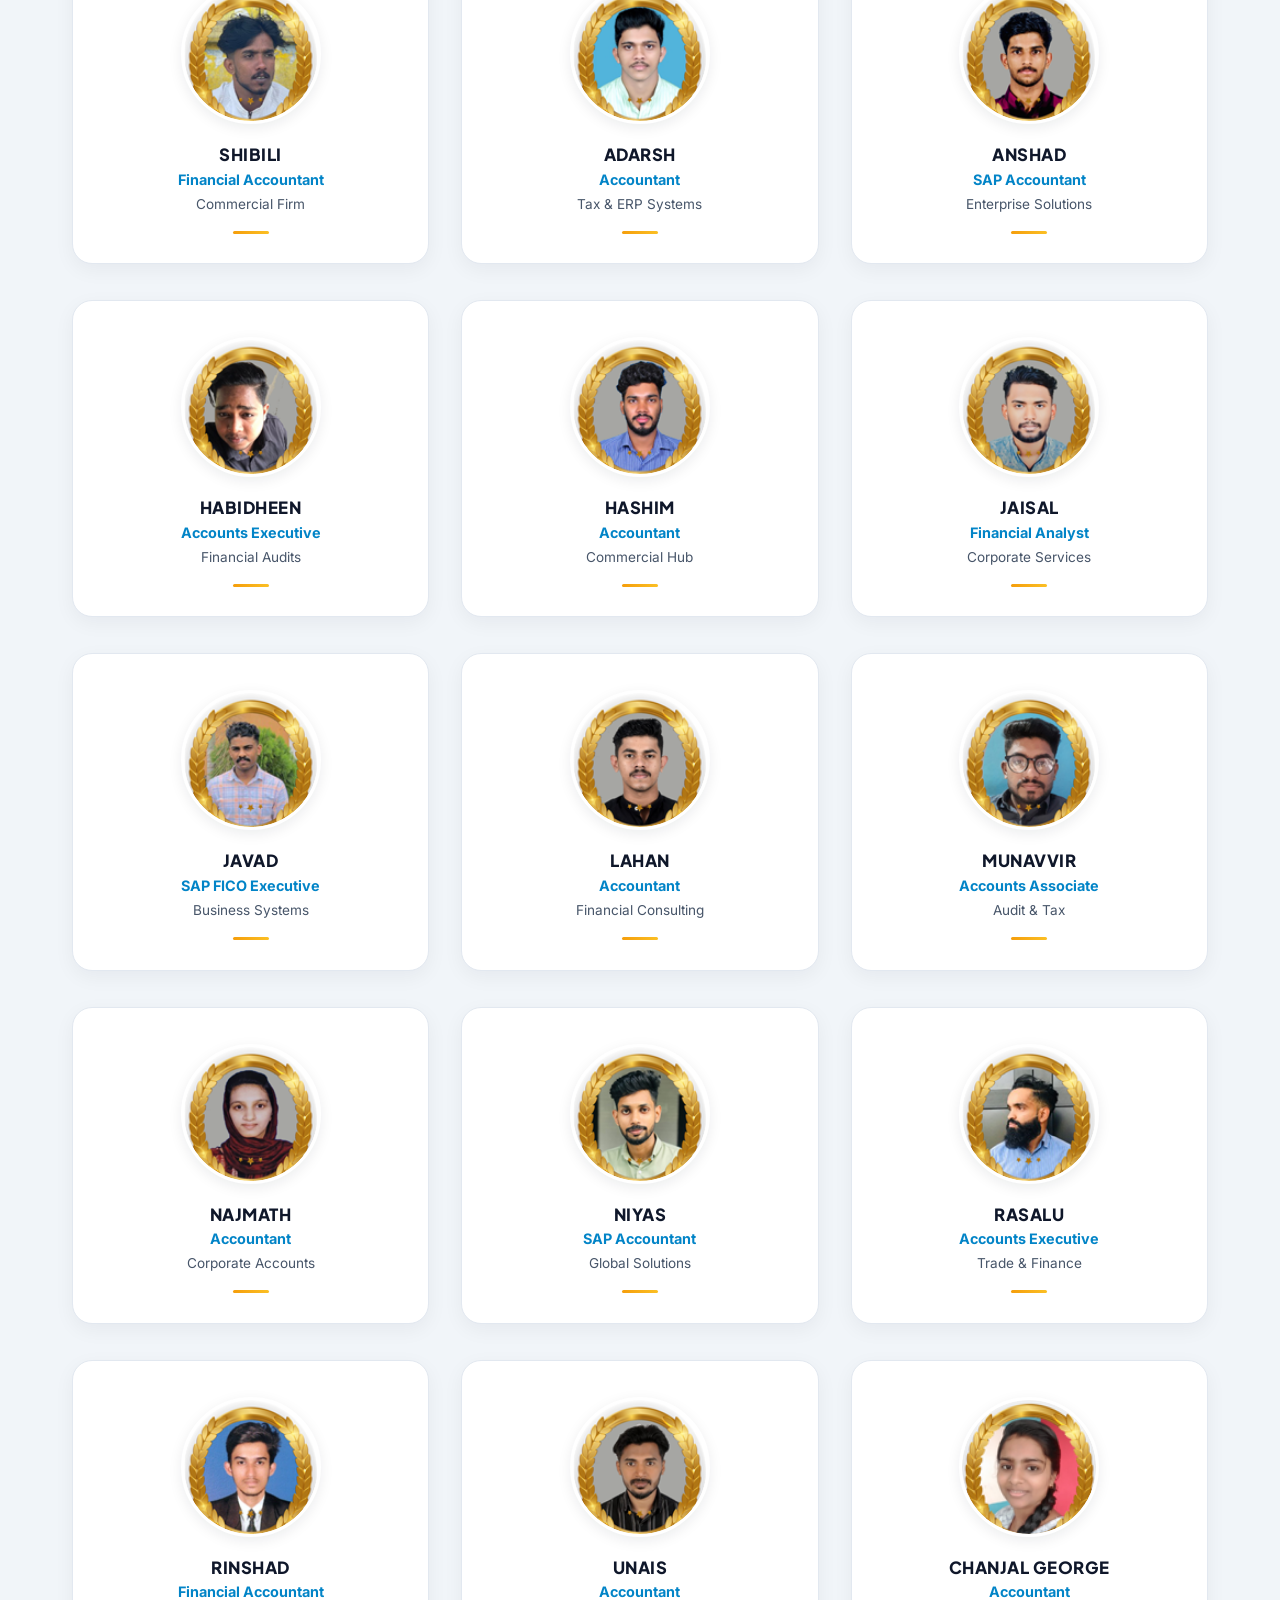
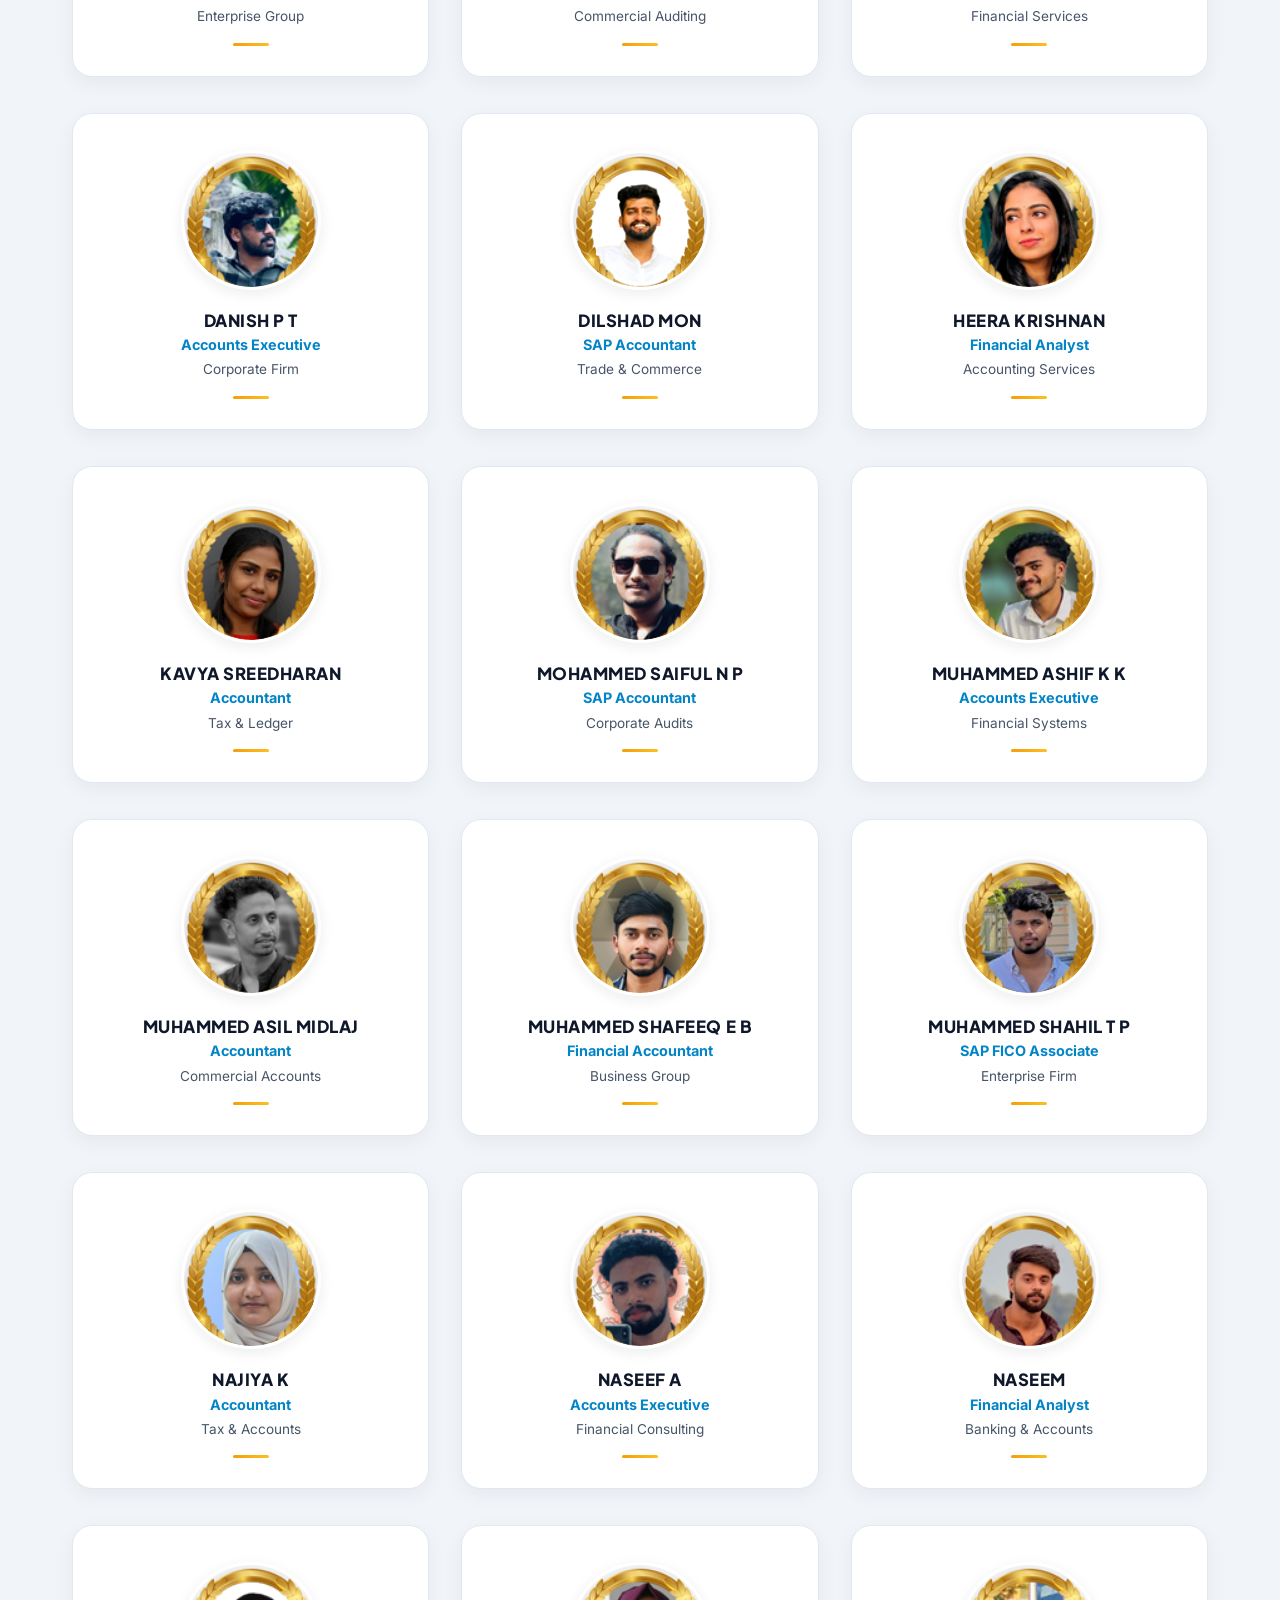
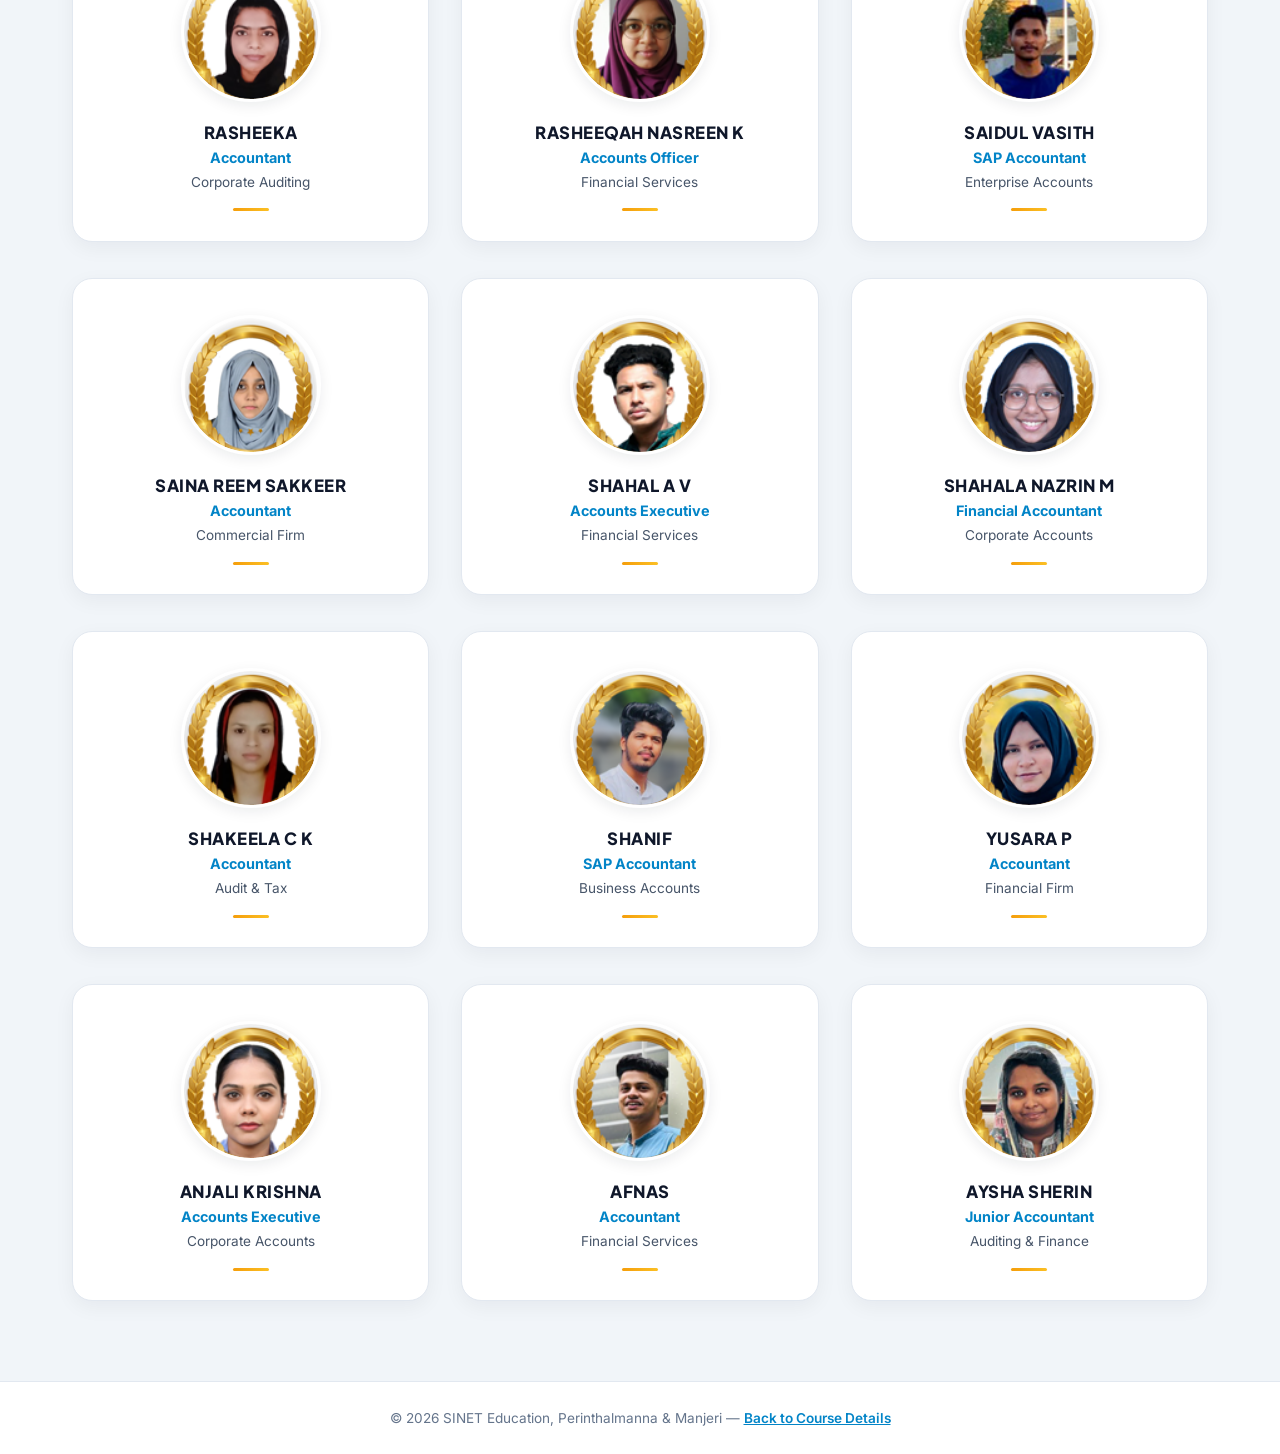
<file: sinet-placed-sap-accounting-students-list.html>
<!DOCTYPE html>
<html lang="en">
<head>
  <meta charset="UTF-8">
  <meta name="viewport" content="width=device-width, initial-scale=1.0">
  <title>Our Proud SAP &amp; Accounting Students | SINET Education</title>
  <meta name="description" content="SINET Education placed SAP &amp; Accounting students — SAP Accountants, Auditors, and Financial Analysts placed across MNCs, UAE, Qatar, and top firms.">
  <link rel="canonical" href="https://shehanaa56-beep.github.io/pdise/sinet-placed-sap-accounting-students-list.html">

  <!-- Google Fonts -->
  <link rel="preconnect" href="https://fonts.googleapis.com">
  <link rel="preconnect" href="https://fonts.gstatic.com" crossorigin>
  <link href="https://fonts.googleapis.com/css2?family=Inter:wght@300;400;500;600;700;800&family=Plus+Jakarta+Sans:wght@500;600;700;800&display=swap" rel="stylesheet">

  <style>
    /* ================================================================
       Reset & Base
    ================================================================ */
    *, *::before, *::after { box-sizing: border-box; margin: 0; padding: 0; }
    html { scroll-behavior: smooth; font-size: 16px; }
    body {
      font-family: 'Inter', -apple-system, BlinkMacSystemFont, 'Segoe UI', sans-serif;
      background: #F1F5F9;
      color: #0F172A;
      overflow-x: hidden;
      -webkit-font-smoothing: antialiased;
    }
    img { display: block; max-width: 100%; }
    a { text-decoration: none; color: inherit; }

    /* ================================================================
       Header / Nav
    ================================================================ */
    .site-header {
      position: sticky;
      top: 0;
      z-index: 100;
      background: rgba(255, 255, 255, 0.96);
      backdrop-filter: blur(12px);
      -webkit-backdrop-filter: blur(12px);
      border-bottom: 1px solid #E2E8F0;
      box-shadow: 0 2px 8px rgba(15, 23, 42, 0.04);
      padding: 0 2rem;
    }
    .nav-inner {
      max-width: 1200px;
      margin: 0 auto;
      height: 64px;
      display: flex;
      align-items: center;
      justify-content: space-between;
      gap: 1rem;
    }
    .nav-brand img { height: 36px; width: auto; display: block; }
    .nav-back {
      display: inline-flex;
      align-items: center;
      gap: 0.5rem;
      font-size: 0.88rem;
      font-weight: 700;
      color: #0284C7;
      background: #F0F9FF;
      padding: 0.45rem 1rem;
      border: 1.5px solid #BAE6FD;
      border-radius: 8px;
      transition: all 0.2s ease;
    }
    .nav-back:hover {
      background: #E0F2FE;
      border-color: #0284C7;
      color: #0369A1;
      transform: translateX(-2px);
    }

    /* ================================================================
       Hero Banner
    ================================================================ */
    .hero-banner {
      position: relative;
      background: linear-gradient(180deg, #FFFFFF 0%, #F8FAFC 55%, #EEF2F6 100%);
      padding: 4.5rem 2rem 4rem;
      text-align: center;
      overflow: hidden;
      border-bottom: 1px solid #E2E8F0;
    }

    /* Left & right blob arcs */
    .hero-banner::before {
      content: '';
      position: absolute;
      top: -120px; left: -180px;
      width: 520px; height: 520px;
      border-radius: 50%;
      background: radial-gradient(circle, rgba(2, 132, 199, 0.08) 0%, transparent 70%);
      pointer-events: none;
    }
    .hero-banner::after {
      content: '';
      position: absolute;
      bottom: -140px; right: -200px;
      width: 560px; height: 560px;
      border-radius: 50%;
      background: radial-gradient(circle, rgba(245, 158, 11, 0.08) 0%, transparent 68%);
      pointer-events: none;
    }

    /* Dot grid pattern left & right */
    .dot-grid {
      position: absolute;
      top: 50%; transform: translateY(-50%);
      width: 120px;
      display: grid;
      grid-template-columns: repeat(5, 8px);
      gap: 10px;
      pointer-events: none;
      opacity: 0.25;
    }
    .dot-grid.left  { left: 3%; }
    .dot-grid.right { right: 3%; }
    .dot-grid span {
      width: 4px; height: 4px;
      border-radius: 50%;
      background: #0284C7;
      display: block;
    }

    .hero-eyebrow {
      display: inline-flex;
      align-items: center;
      gap: 0.5rem;
      font-size: 0.78rem;
      font-weight: 800;
      letter-spacing: 0.1em;
      text-transform: uppercase;
      color: #0284C7;
      background: #E0F2FE;
      border: 1px solid #BAE6FD;
      padding: 0.4rem 1.1rem;
      border-radius: 999px;
      margin-bottom: 1.25rem;
      position: relative;
      z-index: 1;
    }
    .hero-eyebrow svg { flex-shrink: 0; }

    .hero-title {
      font-family: 'Plus Jakarta Sans', sans-serif;
      font-size: clamp(2rem, 5vw, 3.2rem);
      font-weight: 800;
      line-height: 1.18;
      color: #0F172A;
      position: relative;
      z-index: 1;
      margin-bottom: 0.85rem;
      letter-spacing: -0.01em;
    }
    .hero-title .accent { color: #0284C7; }

    .hero-underline {
      width: 52px; height: 4px;
      background: linear-gradient(90deg, #F59E0B, #FBBF24);
      border-radius: 2px;
      margin: 0 auto 1.25rem auto;
      position: relative;
      z-index: 1;
    }

    .hero-subtitle {
      font-size: 1.05rem;
      color: #475569;
      max-width: 560px;
      margin: 0 auto;
      line-height: 1.6;
      position: relative;
      z-index: 1;
    }

    /* Stats strip below hero */
    .stats-strip {
      background: #FFFFFF;
      border: 1.5px solid #E2E8F0;
      border-radius: 18px;
      max-width: 960px;
      margin: -2rem auto 0 auto;
      padding: 1.25rem 2rem;
      display: flex;
      justify-content: space-around;
      align-items: center;
      gap: 2rem;
      flex-wrap: wrap;
      position: relative;
      z-index: 10;
      box-shadow: 0 10px 30px rgba(15, 23, 42, 0.06);
    }
    .stat-item { text-align: center; }
    .stat-item .sn {
      font-family: 'Plus Jakarta Sans', sans-serif;
      font-size: 1.65rem;
      font-weight: 800;
      color: #0F172A;
      display: block;
      line-height: 1.2;
    }
    .stat-item .sl {
      font-size: 0.75rem;
      font-weight: 700;
      color: #0284C7;
      letter-spacing: 0.05em;
      text-transform: uppercase;
      display: block;
      margin-top: 0.25rem;
    }

    /* ================================================================
       Students Grid Section (Gray background with white cards)
    ================================================================ */
    .students-section {
      max-width: 1200px;
      margin: 0 auto;
      padding: 4.5rem 2rem 5rem;
    }

    .students-grid {
      display: grid;
      grid-template-columns: repeat(3, 1fr);
      gap: 2.25rem 2rem;
    }

    /* ================================================================
       Student Card (White Box on Gray Background)
    ================================================================ */
    .student-card {
      display: flex;
      flex-direction: column;
      align-items: center;
      text-align: center;
      padding: 2.25rem 1.5rem 1.85rem;
      background: #FFFFFF;
      border: 1.5px solid #E2E8F0;
      border-radius: 20px;
      position: relative;
      box-shadow: 0 6px 20px rgba(15, 23, 42, 0.05);
      transition: transform 0.3s cubic-bezier(0.16, 1, 0.3, 1), box-shadow 0.3s ease, border-color 0.3s ease;
      overflow: hidden;
    }
    .student-card::before {
      content: '';
      position: absolute;
      top: 0; left: 0; right: 0;
      height: 4px;
      background: linear-gradient(90deg, #F59E0B, #FBBF24);
      opacity: 0;
      transition: opacity 0.3s ease;
    }
    .student-card:hover {
      transform: translateY(-8px);
      box-shadow: 0 18px 40px rgba(15, 23, 42, 0.1), 0 4px 12px rgba(245, 158, 11, 0.18);
      border-color: #F59E0B;
    }
    .student-card:hover::before { opacity: 1; }

    /* --- Photo (Single clean circle blending seamlessly into white box) --- */
    .student-photo-wrapper {
      position: relative;
      width: 140px;
      height: 140px;
      margin-bottom: 1.25rem;
      flex-shrink: 0;
      display: flex;
      align-items: center;
      justify-content: center;
    }

    /* Photo circle */
    .student-photo {
      position: relative;
      width: 100%;
      height: 100%;
      border-radius: 50%;
      overflow: hidden;
      border: 3px solid #FFFFFF;
      background: #FFFFFF;
      box-shadow: 0 4px 14px rgba(15, 23, 42, 0.08);
      transition: transform 0.25s ease, box-shadow 0.25s ease;
    }
    .student-card:hover .student-photo {
      transform: scale(1.05);
      box-shadow: 0 8px 24px rgba(245, 158, 11, 0.25);
    }
    .student-photo img {
      width: 100%;
      height: 100%;
      object-fit: cover;
      object-position: top center;
      border-radius: 50%;
    }

    /* ----------------------------------------------------------------
       Card text
    ---------------------------------------------------------------- */
    .student-name {
      font-family: 'Plus Jakarta Sans', sans-serif;
      font-size: 1.05rem;
      font-weight: 800;
      letter-spacing: 0.03em;
      color: #0F172A;
      text-transform: uppercase;
      margin-bottom: 0.35rem;
    }

    .student-role {
      font-size: 0.9rem;
      font-weight: 700;
      color: #0284C7;
      margin-bottom: 0.45rem;
    }

    .student-company {
      font-size: 0.85rem;
      color: #475569;
      line-height: 1.45;
    }

    .card-divider {
      width: 36px;
      height: 3px;
      background: linear-gradient(90deg, #F59E0B, #FBBF24);
      border-radius: 2px;
      margin: 1rem auto 0 auto;
    }

    /* ================================================================
       Footer strip
    ================================================================ */
    .page-footer {
      background: #FFFFFF;
      border-top: 1px solid #E2E8F0;
      padding: 1.75rem 2rem;
      text-align: center;
      font-size: 0.85rem;
      color: #64748B;
    }
    .page-footer a {
      color: #0284C7;
      font-weight: 600;
      text-decoration: underline;
    }

    /* WhatsApp float */
    .whatsapp-float-btn {
      position: fixed;
      bottom: 1.5rem;
      right: 1.5rem;
      z-index: 999;
      border-radius: 50%;
      box-shadow: 0 4px 20px rgba(37,211,102,0.45);
      transition: transform 0.25s ease;
    }
    .whatsapp-float-btn:hover { transform: scale(1.1); }

    /* ================================================================
       Responsive
    ================================================================ */
    @media (max-width: 960px) {
      .students-grid {
        grid-template-columns: repeat(2, 1fr);
        gap: 1.75rem 1.5rem;
      }
      .dot-grid { display: none; }
      .stats-strip {
        gap: 2rem 2.5rem;
      }
    }

    @media (max-width: 640px) {
      .site-header {
        padding: 0 1rem;
      }
      .nav-inner {
        height: 56px;
      }
      .nav-brand img {
        height: 30px;
      }
      .nav-back {
        font-size: 0.8rem;
        padding: 0.35rem 0.75rem;
      }
      .hero-banner {
        padding: 2.75rem 1rem 2.25rem;
      }
      .hero-eyebrow {
        font-size: 0.72rem;
        padding: 0.35rem 0.85rem;
        margin-bottom: 0.85rem;
      }
      .hero-title {
        font-size: clamp(1.65rem, 6.5vw, 2.25rem);
        margin-bottom: 0.65rem;
      }
      .hero-underline {
        margin-bottom: 0.85rem;
      }
      .hero-subtitle {
        font-size: 0.92rem;
        line-height: 1.5;
      }
      .stats-strip {
        display: grid;
        grid-template-columns: 1fr 1fr;
        gap: 1.15rem 0.75rem;
        padding: 1.15rem 1rem;
        border-radius: 14px;
        margin: -1.25rem 1rem 0 1rem;
        width: auto;
      }
      .stat-item .sn {
        font-size: 1.35rem;
      }
      .stat-item .sl {
        font-size: 0.68rem;
      }
      .students-section {
        padding: 2.5rem 0.75rem 3.5rem;
        max-width: 100%;
      }
      /* 2 student cards in 1 row on mobile */
      .students-grid {
        grid-template-columns: repeat(2, 1fr);
        gap: 0.85rem 0.75rem;
        width: 100%;
        max-width: 100%;
        margin: 0 auto;
      }
      .student-card {
        padding: 1.25rem 0.6rem 1rem;
        border-radius: 14px;
      }
      .student-photo-wrapper {
        width: clamp(75px, 22vw, 95px);
        height: clamp(75px, 22vw, 95px);
        margin-bottom: 0.75rem;
      }
      .student-name {
        font-size: clamp(0.78rem, 2.5vw, 0.88rem);
        font-weight: 800;
        letter-spacing: 0.02em;
        margin-bottom: 0.2rem;
        line-height: 1.25;
        word-break: break-word;
        color: #0F172A;
      }
      .student-role {
        font-size: clamp(0.7rem, 2.2vw, 0.78rem);
        font-weight: 700;
        margin-bottom: 0.25rem;
        line-height: 1.3;
        color: #0284C7;
      }
      .student-company {
        font-size: clamp(0.65rem, 2vw, 0.72rem);
        line-height: 1.35;
        color: #64748B;
        word-break: break-word;
      }
      .card-divider {
        width: 24px;
        height: 2px;
        margin: 0.6rem auto 0 auto;
      }
      .whatsapp-float-btn {
        bottom: 1rem;
        right: 1rem;
      }
      .whatsapp-float-btn svg {
        width: 46px;
        height: 46px;
      }
    }

    @media (max-width: 360px) {
      .hero-title {
        font-size: 1.5rem;
      }
      .stats-strip {
        gap: 0.85rem 0.5rem;
        padding: 0.85rem 0.5rem;
      }
      .stat-item .sn {
        font-size: 1.15rem;
      }
      .stat-item .sl {
        font-size: 0.62rem;
      }
      .students-section {
        padding: 1.5rem 0.5rem 3rem;
      }
      .students-grid {
        gap: 0.65rem 0.5rem;
      }
      .student-card {
        padding: 1rem 0.45rem 0.85rem;
        border-radius: 12px;
      }
      .student-photo-wrapper {
        width: 70px;
        height: 70px;
        margin-bottom: 0.6rem;
      }
      .student-name {
        font-size: 0.74rem;
      }
      .student-role {
        font-size: 0.68rem;
      }
      .student-company {
        font-size: 0.62rem;
      }
    }
  </style>
</head>
<body>

  <!-- ============================================================
       Header / Navigation
  ============================================================ -->
  <header class="site-header">
    <div class="nav-inner">
      <a href="course-details.html" class="nav-brand" aria-label="SINET Education Homepage">
        <img src="images/sinet.webp" alt="SINET Education" style="height: 36px; width: auto; display: block;">
      </a>
      <a href="course-details.html#employed-students" class="nav-back">
        <svg width="16" height="16" viewBox="0 0 24 24" fill="none" stroke="currentColor" stroke-width="2.5" stroke-linecap="round" stroke-linejoin="round"><polyline points="15 18 9 12 15 6"></polyline></svg>
        Back to Placements
      </a>
    </div>
  </header>

  <!-- ============================================================
       Hero Banner
  ============================================================ -->
  <section class="hero-banner">

    <!-- Dot grids -->
    <div class="dot-grid left" aria-hidden="true">
      <span></span><span></span><span></span><span></span><span></span>
      <span></span><span></span><span></span><span></span><span></span>
      <span></span><span></span><span></span><span></span><span></span>
      <span></span><span></span><span></span><span></span><span></span>
      <span></span><span></span><span></span><span></span><span></span>
    </div>
    <div class="dot-grid right" aria-hidden="true">
      <span></span><span></span><span></span><span></span><span></span>
      <span></span><span></span><span></span><span></span><span></span>
      <span></span><span></span><span></span><span></span><span></span>
      <span></span><span></span><span></span><span></span><span></span>
      <span></span><span></span><span></span><span></span><span></span>
    </div>

    <!-- Eyebrow pill -->
    <div class="hero-eyebrow">
      <svg width="16" height="16" viewBox="0 0 24 24" fill="none" stroke="currentColor" stroke-width="2" stroke-linecap="round" stroke-linejoin="round"><rect x="2" y="7" width="20" height="14" rx="2"/><path d="M16 7V5a2 2 0 0 0-2-2h-4a2 2 0 0 0-2 2v2"/><line x1="12" y1="12" x2="12" y2="16"/><line x1="10" y1="14" x2="14" y2="14"/></svg>
      OUR SUCCESS STORIES
    </div>

    <!-- Title -->
    <h1 class="hero-title">OUR <span class="accent">PROUD STUDENTS</span></h1>
    <div class="hero-underline"></div>
    <p class="hero-subtitle">We salute our students for their achievements!</p>

  </section>

  <!-- Stats Strip -->
  <div class="stats-strip">
    <div class="stat-item">
      <span class="sn">75+</span>
      <span class="sl">SAP &amp; Accounts Placements</span>
    </div>
    <div class="stat-item">
      <span class="sn">MNCs &amp; Firms</span>
      <span class="sl">Sabhan, Mayoori &amp; More</span>
    </div>
    <div class="stat-item">
      <span class="sn">UAE, Qatar &amp; India</span>
      <span class="sl">Global Placements</span>
    </div>
    <div class="stat-item">
      <span class="sn">100%</span>
      <span class="sl">Placement Support</span>
    </div>
  </div>

  <!-- ============================================================
       Students Grid
  ============================================================ -->
  <main class="students-section">
    <div class="students-grid">

      

      <!-- ── STUDENT 1 – Akshaya ── -->
      <article class="student-card">
        <div class="student-photo-wrapper">
          <div class="student-photo">
            <img src="images/sap/sinet-placed-sap-accountant-Akshaya-at-sabhan-group-manjeri.png" alt="Akshaya – SAP Accountant" loading="lazy">
          </div>
        </div>
        <h3 class="student-name">Akshaya</h3>
        <p class="student-role">SAP Accountant</p>
        <p class="student-company">Sabhan Group LLP, Manjeri</p>
        <div class="card-divider"></div>
      </article>

      <!-- ── STUDENT 2 – Mohammed Ajmal ── -->
      <article class="student-card">
        <div class="student-photo-wrapper">
          <div class="student-photo">
            <img src="images/sap/sinet-placed-sap-accountant-Ajmal-at-sabhan-group-manjeri.png" alt="Mohammed Ajmal – SAP Accountant" loading="lazy">
          </div>
        </div>
        <h3 class="student-name">Mohammed Ajmal</h3>
        <p class="student-role">SAP Accountant</p>
        <p class="student-company">Sabhan Group LLP, Manjeri</p>
        <div class="card-divider"></div>
      </article>

      <!-- ── STUDENT 3 – Shahla Riyana ── -->
      <article class="student-card">
        <div class="student-photo-wrapper">
          <div class="student-photo">
            <img src="images/sap/sinet-placed-sap-accountant-Shahla-Riyana-at-Tax-matters-llp-Perinthalmanna.png" alt="Shahla Riyana – Accountant" loading="lazy">
          </div>
        </div>
        <h3 class="student-name">Shahla Riyana</h3>
        <p class="student-role">Accountant</p>
        <p class="student-company">Tax Matters LLP, Perinthalmanna</p>
        <div class="card-divider"></div>
      </article>

      <!-- ── STUDENT 4 – Shahna Bathool ── -->
      <article class="student-card">
        <div class="student-photo-wrapper">
          <div class="student-photo">
            <img src="images/sap/sinet-placed-sap-accountant-Shahna-Bathool-at-Bismi-group.png" alt="Shahna Bathool – Accountant" loading="lazy">
          </div>
        </div>
        <h3 class="student-name">Shahna Bathool</h3>
        <p class="student-role">Accountant</p>
        <p class="student-company">Bismi Group LLP</p>
        <div class="card-divider"></div>
      </article>

      <!-- ── STUDENT 5 – Ashfin ── -->
      <article class="student-card">
        <div class="student-photo-wrapper">
          <div class="student-photo">
            <img src="images/sap/sinet-placed-sap-accountant-Ashfin-at-Mayoori-Perinthalmanna.png" alt="Ashfin – SAP Accountant" loading="lazy">
          </div>
        </div>
        <h3 class="student-name">Ashfin</h3>
        <p class="student-role">SAP Accountant</p>
        <p class="student-company">Mayoori Group, Perinthalmanna</p>
        <div class="card-divider"></div>
      </article>

      <!-- ── STUDENT 6 – Salih C ── -->
      <article class="student-card">
        <div class="student-photo-wrapper">
          <div class="student-photo">
            <img src="images/sap/sinet-placed-sap-accountant-Swalih-at-Prudential-auditing-fujaira-uae.png" alt="Salih C – Auditor" loading="lazy">
          </div>
        </div>
        <h3 class="student-name">Salih C</h3>
        <p class="student-role">Auditor</p>
        <p class="student-company">Prudential Auditing, Fujairah, UAE</p>
        <div class="card-divider"></div>
      </article>

      <!-- ── STUDENT 7 – Vishnu V ── -->
      <article class="student-card">
        <div class="student-photo-wrapper">
          <div class="student-photo">
            <img src="images/sap/sinet-placed-sap-accountant-Vishnu-at-image-group.png" alt="Vishnu V – Auditor" loading="lazy">
          </div>
        </div>
        <h3 class="student-name">Vishnu V</h3>
        <p class="student-role">Auditor</p>
        <p class="student-company">Image Group</p>
        <div class="card-divider"></div>
      </article>

      <!-- ── STUDENT 8 – Janani ── -->
      <article class="student-card">
        <div class="student-photo-wrapper">
          <div class="student-photo">
            <img src="images/sap/sinet-placed-sap-accountant-Janani-at-Vidhya-board-studies.png" alt="Janani – Accountant" loading="lazy">
          </div>
        </div>
        <h3 class="student-name">Janani</h3>
        <p class="student-role">Accountant</p>
        <p class="student-company">Vidhya Abroad Studies</p>
        <div class="card-divider"></div>
      </article>

      <!-- ── STUDENT 9 – Hasna Jahan K ── -->
      <article class="student-card">
        <div class="student-photo-wrapper">
          <div class="student-photo">
            <img src="images/sap/sinet-placed-office-administrator-Hasna-Jahan-k-at-Indora-interiors.png" alt="Hasna Jahan K – Office Administrator" loading="lazy">
          </div>
        </div>
        <h3 class="student-name">Hasna Jahan K</h3>
        <p class="student-role">Office Administrator</p>
        <p class="student-company">Indora Interiors</p>
        <div class="card-divider"></div>
      </article>

      <!-- ── STUDENT 10 – Rameeza Parveen ── -->
      <article class="student-card">
        <div class="student-photo-wrapper">
          <div class="student-photo">
            <img src="images/sap/sinet-placed-sap-faculty-Rameeza-Parveen-at-cica-institute-perinthalmanna.png" alt="Rameeza Parveen – SAP Faculty" loading="lazy">
          </div>
        </div>
        <h3 class="student-name">Rameeza Parveen</h3>
        <p class="student-role">SAP Faculty</p>
        <p class="student-company">CICA Institute, Perinthalmanna</p>
        <div class="card-divider"></div>
      </article>

      <!-- ── STUDENT 11 – Mohammed Thasleem K P ── -->
      <article class="student-card">
        <div class="student-photo-wrapper">
          <div class="student-photo">
            <img src="images/sap/P11-MOHAMMED-THASLEEM-K-P-1.png" alt="Mohammed Thasleem K P – Accountant" loading="lazy">
          </div>
        </div>
        <h3 class="student-name">Mohammed Thasleem K P</h3>
        <p class="student-role">Accountant</p>
        <p class="student-company">Irreplaceable, Doha, Qatar</p>
        <div class="card-divider"></div>
      </article>

      <!-- ── STUDENT 12 – Shahana V P ── -->
      <article class="student-card">
        <div class="student-photo-wrapper">
          <div class="student-photo">
            <img src="images/sap/P8-SHAHANA-V-P-1.png" alt="Shahana V P – Accountant" loading="lazy">
          </div>
        </div>
        <h3 class="student-name">Shahana V P</h3>
        <p class="student-role">Accountant</p>
        <p class="student-company">Crescent Consultation, Dubai</p>
        <div class="card-divider"></div>
      </article>

      <!-- ── STUDENT 13 – Thafseena N ── -->
      <article class="student-card">
        <div class="student-photo-wrapper">
          <div class="student-photo">
            <img src="images/sap/P15-Thafseena-1.png" alt="Thafseena N – Accountant" loading="lazy">
          </div>
        </div>
        <h3 class="student-name">Thafseena N</h3>
        <p class="student-role">Accountant</p>
        <p class="student-company">HICOM, Ras Al Khaimah, UAE</p>
        <div class="card-divider"></div>
      </article>

      <!-- ── STUDENT 14 – Sanjid T ── -->
      <article class="student-card">
        <div class="student-photo-wrapper">
          <div class="student-photo">
            <img src="images/sap/P20-SANJID-1.png" alt="Sanjid T – Accountant" loading="lazy">
          </div>
        </div>
        <h3 class="student-name">Sanjid T</h3>
        <p class="student-role">Accountant</p>
        <p class="student-company">Al Misnad LLC, Doha, Qatar</p>
        <div class="card-divider"></div>
      </article>

      <!-- ── STUDENT 15 – Faheem K T ── -->
      <article class="student-card">
        <div class="student-photo-wrapper">
          <div class="student-photo">
            <img src="images/sap/sinet-placed-sap-accountant-Faheem-KT-at-Image-group.png" alt="Faheem K T – SAP Accountant" loading="lazy">
          </div>
        </div>
        <h3 class="student-name">Faheem K T</h3>
        <p class="student-role">SAP Accountant</p>
        <p class="student-company">Image Group</p>
        <div class="card-divider"></div>
      </article>

      <!-- ── STUDENT 16 – Falah V P ── -->
      <article class="student-card">
        <div class="student-photo-wrapper">
          <div class="student-photo">
            <img src="images/sap/sinet-placed-sap-accountant-Falah-vp-at-HCP-India.png" alt="Falah V P – SAP Accountant" loading="lazy">
          </div>
        </div>
        <h3 class="student-name">Falah V P</h3>
        <p class="student-role">SAP Accountant</p>
        <p class="student-company">HCP India</p>
        <div class="card-divider"></div>
      </article>

      <!-- ── STUDENT 17 – Midhilaj ── -->
      <article class="student-card">
        <div class="student-photo-wrapper">
          <div class="student-photo">
            <img src="images/sap/sinet-placed-sap-accountant-Midhilaj-at-Chamayam-group.png" alt="Midhilaj – SAP Accountant" loading="lazy">
          </div>
        </div>
        <h3 class="student-name">Midhilaj</h3>
        <p class="student-role">SAP Accountant</p>
        <p class="student-company">Chamayam Group</p>
        <div class="card-divider"></div>
      </article>

      <!-- ── STUDENT 18 – Nishana ── -->
      <article class="student-card">
        <div class="student-photo-wrapper">
          <div class="student-photo">
            <img src="images/sap/sinet-placed-sap-accountant-Nishana-at-Chamayam-group-Perinthalmanna.png" alt="Nishana – SAP Accountant" loading="lazy">
          </div>
        </div>
        <h3 class="student-name">Nishana</h3>
        <p class="student-role">SAP Accountant</p>
        <p class="student-company">Chamayam Group, Perinthalmanna</p>
        <div class="card-divider"></div>
      </article>

      <!-- ── STUDENT 19 – Nuhman ── -->
      <article class="student-card">
        <div class="student-photo-wrapper">
          <div class="student-photo">
            <img src="images/sap/sinet-placed-sap-accountant-Nuhman-at-ACC-group-malappuram.png" alt="Nuhman – SAP Accountant" loading="lazy">
          </div>
        </div>
        <h3 class="student-name">Nuhman</h3>
        <p class="student-role">SAP Accountant</p>
        <p class="student-company">ACC Group, Malappuram</p>
        <div class="card-divider"></div>
      </article>

      <!-- ── STUDENT 20 – Shahabas V P ── -->
      <article class="student-card">
        <div class="student-photo-wrapper">
          <div class="student-photo">
            <img src="images/sap/sinet-placed-sap-accountant-Shahabas-VP-at-v3-Agencies.png" alt="Shahabas V P – SAP Accountant" loading="lazy">
          </div>
        </div>
        <h3 class="student-name">Shahabas V P</h3>
        <p class="student-role">SAP Accountant</p>
        <p class="student-company">V3 Agencies</p>
        <div class="card-divider"></div>
      </article>

      <!-- ── STUDENT 21 – Ajmal ── -->
      <article class="student-card">
        <div class="student-photo-wrapper">
          <div class="student-photo">
            <img src="images/sap/sinet-placed-accountant-Ajmal-at-Aweera-malappuram.png" alt="Ajmal – Accountant" loading="lazy">
          </div>
        </div>
        <h3 class="student-name">Ajmal</h3>
        <p class="student-role">Accountant</p>
        <p class="student-company">Aweera, Malappuram</p>
        <div class="card-divider"></div>
      </article>

      <!-- ── STUDENT 22 – Mohammed Asif Ali ── -->
      <article class="student-card">
        <div class="student-photo-wrapper">
          <div class="student-photo">
            <img src="images/sap/sinet-placed-accountant-Mohammed-Asif-Ali-at-Capitol-Enterprizes.png" alt="Mohammed Asif Ali – Accountant" loading="lazy">
          </div>
        </div>
        <h3 class="student-name">Mohammed Asif Ali</h3>
        <p class="student-role">Accountant</p>
        <p class="student-company">Capitol Enterprises</p>
        <div class="card-divider"></div>
      </article>

      <!-- ── STUDENT 23 – Abdul Rauf C ── -->
      <article class="student-card">
        <div class="student-photo-wrapper">
          <div class="student-photo">
            <img src="images/sap/Abdul-Rauf-C-OMAN.png" alt="Abdul Rauf C – Accountant" loading="lazy">
          </div>
        </div>
        <h3 class="student-name">Abdul Rauf C</h3>
        <p class="student-role">Accountant</p>
        <p class="student-company">Sultanate of Oman</p>
        <div class="card-divider"></div>
      </article>

      <!-- ── STUDENT 24 – Asif ── -->
      <article class="student-card">
        <div class="student-photo-wrapper">
          <div class="student-photo">
            <img src="images/sap/asif-working-UAE.png" alt="Asif – Accountant" loading="lazy">
          </div>
        </div>
        <h3 class="student-name">Asif</h3>
        <p class="student-role">Accountant</p>
        <p class="student-company">Corporate Sector, UAE</p>
        <div class="card-divider"></div>
      </article>

      <!-- ── STUDENT 25 – Fasil ── -->
      <article class="student-card">
        <div class="student-photo-wrapper">
          <div class="student-photo">
            <img src="images/sap/fasil-Accountant.png" alt="Fasil – Accountant" loading="lazy">
          </div>
        </div>
        <h3 class="student-name">Fasil</h3>
        <p class="student-role">Accountant</p>
        <p class="student-company">Accounting & Finance</p>
        <div class="card-divider"></div>
      </article>

      <!-- ── STUDENT 26 – Mohammed Arsal P ── -->
      <article class="student-card">
        <div class="student-photo-wrapper">
          <div class="student-photo">
            <img src="images/sap/P1-MOHAMMED-ARSAL-P-1.png" alt="Mohammed Arsal P – SAP Accountant" loading="lazy">
          </div>
        </div>
        <h3 class="student-name">Mohammed Arsal P</h3>
        <p class="student-role">SAP Accountant</p>
        <p class="student-company">Corporate Finance</p>
        <div class="card-divider"></div>
      </article>

      <!-- ── STUDENT 27 – Ajmal Alloor ── -->
      <article class="student-card">
        <div class="student-photo-wrapper">
          <div class="student-photo">
            <img src="images/sap/P2-Ajmal-Alloor-1.png" alt="Ajmal Alloor – Accountant" loading="lazy">
          </div>
        </div>
        <h3 class="student-name">Ajmal Alloor</h3>
        <p class="student-role">Accountant</p>
        <p class="student-company">Taxation & Audit</p>
        <div class="card-divider"></div>
      </article>

      <!-- ── STUDENT 28 – Fathima M ── -->
      <article class="student-card">
        <div class="student-photo-wrapper">
          <div class="student-photo">
            <img src="images/sap/P3-FATHIMA-M-1.png" alt="Fathima M – Junior Accountant" loading="lazy">
          </div>
        </div>
        <h3 class="student-name">Fathima M</h3>
        <p class="student-role">Junior Accountant</p>
        <p class="student-company">Financial Services</p>
        <div class="card-divider"></div>
      </article>

      <!-- ── STUDENT 29 – Aswin Krishnan P ── -->
      <article class="student-card">
        <div class="student-photo-wrapper">
          <div class="student-photo">
            <img src="images/sap/P5-ASWIN-KRISHNAN-P-1.png" alt="Aswin Krishnan P – SAP FICO Specialist" loading="lazy">
          </div>
        </div>
        <h3 class="student-name">Aswin Krishnan P</h3>
        <p class="student-role">SAP FICO Specialist</p>
        <p class="student-company">Corporate Finance</p>
        <div class="card-divider"></div>
      </article>

      <!-- ── STUDENT 30 – Mohammed Favas T K ── -->
      <article class="student-card">
        <div class="student-photo-wrapper">
          <div class="student-photo">
            <img src="images/sap/P6-MOHAMMED-FAVAS-T-K-1.png" alt="Mohammed Favas T K – Accounts Executive" loading="lazy">
          </div>
        </div>
        <h3 class="student-name">Mohammed Favas T K</h3>
        <p class="student-role">Accounts Executive</p>
        <p class="student-company">Commercial Accounts</p>
        <div class="card-divider"></div>
      </article>

      <!-- ── STUDENT 31 – Ameera P T ── -->
      <article class="student-card">
        <div class="student-photo-wrapper">
          <div class="student-photo">
            <img src="images/sap/P13-AMeera-pt-M-1.png" alt="Ameera P T – Financial Analyst" loading="lazy">
          </div>
        </div>
        <h3 class="student-name">Ameera P T</h3>
        <p class="student-role">Financial Analyst</p>
        <p class="student-company">Accounting Firm</p>
        <div class="card-divider"></div>
      </article>

      <!-- ── STUDENT 32 – Ajwad ── -->
      <article class="student-card">
        <div class="student-photo-wrapper">
          <div class="student-photo">
            <img src="images/sap/P19-AJWAD-1.png" alt="Ajwad – SAP Accountant" loading="lazy">
          </div>
        </div>
        <h3 class="student-name">Ajwad</h3>
        <p class="student-role">SAP Accountant</p>
        <p class="student-company">Trade & Commerce</p>
        <div class="card-divider"></div>
      </article>

      <!-- ── STUDENT 33 – Ubais ── -->
      <article class="student-card">
        <div class="student-photo-wrapper">
          <div class="student-photo">
            <img src="images/sap/S1-UBAIS-1.png" alt="Ubais – Accountant" loading="lazy">
          </div>
        </div>
        <h3 class="student-name">Ubais</h3>
        <p class="student-role">Accountant</p>
        <p class="student-company">Auditing & Accounts</p>
        <div class="card-divider"></div>
      </article>

      <!-- ── STUDENT 34 – Ummer ── -->
      <article class="student-card">
        <div class="student-photo-wrapper">
          <div class="student-photo">
            <img src="images/sap/S3-UMMER-1.png" alt="Ummer – Senior Accountant" loading="lazy">
          </div>
        </div>
        <h3 class="student-name">Ummer</h3>
        <p class="student-role">Senior Accountant</p>
        <p class="student-company">Business Group</p>
        <div class="card-divider"></div>
      </article>

      <!-- ── STUDENT 35 – Ramees ── -->
      <article class="student-card">
        <div class="student-photo-wrapper">
          <div class="student-photo">
            <img src="images/sap/S4-RAMEES-1.png" alt="Ramees – Accounts Officer" loading="lazy">
          </div>
        </div>
        <h3 class="student-name">Ramees</h3>
        <p class="student-role">Accounts Officer</p>
        <p class="student-company">Corporate Accounts</p>
        <div class="card-divider"></div>
      </article>

      <!-- ── STUDENT 36 – Shaad ── -->
      <article class="student-card">
        <div class="student-photo-wrapper">
          <div class="student-photo">
            <img src="images/sap/S5-SHAAD-1.png" alt="Shaad – SAP Accountant" loading="lazy">
          </div>
        </div>
        <h3 class="student-name">Shaad</h3>
        <p class="student-role">SAP Accountant</p>
        <p class="student-company">Global Accounts</p>
        <div class="card-divider"></div>
      </article>

      <!-- ── STUDENT 37 – Shibili ── -->
      <article class="student-card">
        <div class="student-photo-wrapper">
          <div class="student-photo">
            <img src="images/sap/S6-Shibili-1.png" alt="Shibili – Financial Accountant" loading="lazy">
          </div>
        </div>
        <h3 class="student-name">Shibili</h3>
        <p class="student-role">Financial Accountant</p>
        <p class="student-company">Commercial Firm</p>
        <div class="card-divider"></div>
      </article>

      <!-- ── STUDENT 38 – Adarsh ── -->
      <article class="student-card">
        <div class="student-photo-wrapper">
          <div class="student-photo">
            <img src="images/sap/b3-Adarsh-1.png" alt="Adarsh – Accountant" loading="lazy">
          </div>
        </div>
        <h3 class="student-name">Adarsh</h3>
        <p class="student-role">Accountant</p>
        <p class="student-company">Tax & ERP Systems</p>
        <div class="card-divider"></div>
      </article>

      <!-- ── STUDENT 39 – Anshad ── -->
      <article class="student-card">
        <div class="student-photo-wrapper">
          <div class="student-photo">
            <img src="images/sap/b3-Anshad-1.png" alt="Anshad – SAP Accountant" loading="lazy">
          </div>
        </div>
        <h3 class="student-name">Anshad</h3>
        <p class="student-role">SAP Accountant</p>
        <p class="student-company">Enterprise Solutions</p>
        <div class="card-divider"></div>
      </article>

      <!-- ── STUDENT 40 – Habidheen ── -->
      <article class="student-card">
        <div class="student-photo-wrapper">
          <div class="student-photo">
            <img src="images/sap/b3-Habidheen-1.png" alt="Habidheen – Accounts Executive" loading="lazy">
          </div>
        </div>
        <h3 class="student-name">Habidheen</h3>
        <p class="student-role">Accounts Executive</p>
        <p class="student-company">Financial Audits</p>
        <div class="card-divider"></div>
      </article>

      <!-- ── STUDENT 41 – Hashim ── -->
      <article class="student-card">
        <div class="student-photo-wrapper">
          <div class="student-photo">
            <img src="images/sap/b3-Hashim-1.png" alt="Hashim – Accountant" loading="lazy">
          </div>
        </div>
        <h3 class="student-name">Hashim</h3>
        <p class="student-role">Accountant</p>
        <p class="student-company">Commercial Hub</p>
        <div class="card-divider"></div>
      </article>

      <!-- ── STUDENT 42 – Jaisal ── -->
      <article class="student-card">
        <div class="student-photo-wrapper">
          <div class="student-photo">
            <img src="images/sap/b3-Jaisal-1.png" alt="Jaisal – Financial Analyst" loading="lazy">
          </div>
        </div>
        <h3 class="student-name">Jaisal</h3>
        <p class="student-role">Financial Analyst</p>
        <p class="student-company">Corporate Services</p>
        <div class="card-divider"></div>
      </article>

      <!-- ── STUDENT 43 – Javad ── -->
      <article class="student-card">
        <div class="student-photo-wrapper">
          <div class="student-photo">
            <img src="images/sap/b3-Javad-1.png" alt="Javad – SAP FICO Executive" loading="lazy">
          </div>
        </div>
        <h3 class="student-name">Javad</h3>
        <p class="student-role">SAP FICO Executive</p>
        <p class="student-company">Business Systems</p>
        <div class="card-divider"></div>
      </article>

      <!-- ── STUDENT 44 – Lahan ── -->
      <article class="student-card">
        <div class="student-photo-wrapper">
          <div class="student-photo">
            <img src="images/sap/b3-Lahan-1.png" alt="Lahan – Accountant" loading="lazy">
          </div>
        </div>
        <h3 class="student-name">Lahan</h3>
        <p class="student-role">Accountant</p>
        <p class="student-company">Financial Consulting</p>
        <div class="card-divider"></div>
      </article>

      <!-- ── STUDENT 45 – Munavvir ── -->
      <article class="student-card">
        <div class="student-photo-wrapper">
          <div class="student-photo">
            <img src="images/sap/b3-Munavvir-1.png" alt="Munavvir – Accounts Associate" loading="lazy">
          </div>
        </div>
        <h3 class="student-name">Munavvir</h3>
        <p class="student-role">Accounts Associate</p>
        <p class="student-company">Audit & Tax</p>
        <div class="card-divider"></div>
      </article>

      <!-- ── STUDENT 46 – Najmath ── -->
      <article class="student-card">
        <div class="student-photo-wrapper">
          <div class="student-photo">
            <img src="images/sap/b3-Najmath-1.png" alt="Najmath – Accountant" loading="lazy">
          </div>
        </div>
        <h3 class="student-name">Najmath</h3>
        <p class="student-role">Accountant</p>
        <p class="student-company">Corporate Accounts</p>
        <div class="card-divider"></div>
      </article>

      <!-- ── STUDENT 47 – Niyas ── -->
      <article class="student-card">
        <div class="student-photo-wrapper">
          <div class="student-photo">
            <img src="images/sap/b3-Niyas-1.png" alt="Niyas – SAP Accountant" loading="lazy">
          </div>
        </div>
        <h3 class="student-name">Niyas</h3>
        <p class="student-role">SAP Accountant</p>
        <p class="student-company">Global Solutions</p>
        <div class="card-divider"></div>
      </article>

      <!-- ── STUDENT 48 – Rasalu ── -->
      <article class="student-card">
        <div class="student-photo-wrapper">
          <div class="student-photo">
            <img src="images/sap/b3-Rasalu-1.png" alt="Rasalu – Accounts Executive" loading="lazy">
          </div>
        </div>
        <h3 class="student-name">Rasalu</h3>
        <p class="student-role">Accounts Executive</p>
        <p class="student-company">Trade & Finance</p>
        <div class="card-divider"></div>
      </article>

      <!-- ── STUDENT 49 – Rinshad ── -->
      <article class="student-card">
        <div class="student-photo-wrapper">
          <div class="student-photo">
            <img src="images/sap/b3-Rinshad-1.png" alt="Rinshad – Financial Accountant" loading="lazy">
          </div>
        </div>
        <h3 class="student-name">Rinshad</h3>
        <p class="student-role">Financial Accountant</p>
        <p class="student-company">Enterprise Group</p>
        <div class="card-divider"></div>
      </article>

      <!-- ── STUDENT 50 – Unais ── -->
      <article class="student-card">
        <div class="student-photo-wrapper">
          <div class="student-photo">
            <img src="images/sap/b3-Unais-1.png" alt="Unais – Accountant" loading="lazy">
          </div>
        </div>
        <h3 class="student-name">Unais</h3>
        <p class="student-role">Accountant</p>
        <p class="student-company">Commercial Auditing</p>
        <div class="card-divider"></div>
      </article>

      <!-- ── STUDENT 51 – Chanjal George ── -->
      <article class="student-card">
        <div class="student-photo-wrapper">
          <div class="student-photo">
            <img src="images/sap/CHANJAL-GEORGE.png" alt="Chanjal George – Accountant" loading="lazy">
          </div>
        </div>
        <h3 class="student-name">Chanjal George</h3>
        <p class="student-role">Accountant</p>
        <p class="student-company">Financial Services</p>
        <div class="card-divider"></div>
      </article>

      <!-- ── STUDENT 52 – Danish P T ── -->
      <article class="student-card">
        <div class="student-photo-wrapper">
          <div class="student-photo">
            <img src="images/sap/DANISH-PT.png" alt="Danish P T – Accounts Executive" loading="lazy">
          </div>
        </div>
        <h3 class="student-name">Danish P T</h3>
        <p class="student-role">Accounts Executive</p>
        <p class="student-company">Corporate Firm</p>
        <div class="card-divider"></div>
      </article>

      <!-- ── STUDENT 53 – Dilshad Mon ── -->
      <article class="student-card">
        <div class="student-photo-wrapper">
          <div class="student-photo">
            <img src="images/sap/DILSHAD-MON.png" alt="Dilshad Mon – SAP Accountant" loading="lazy">
          </div>
        </div>
        <h3 class="student-name">Dilshad Mon</h3>
        <p class="student-role">SAP Accountant</p>
        <p class="student-company">Trade & Commerce</p>
        <div class="card-divider"></div>
      </article>

      <!-- ── STUDENT 54 – Heera Krishnan ── -->
      <article class="student-card">
        <div class="student-photo-wrapper">
          <div class="student-photo">
            <img src="images/sap/HEERA-KRISHNAN.png" alt="Heera Krishnan – Financial Analyst" loading="lazy">
          </div>
        </div>
        <h3 class="student-name">Heera Krishnan</h3>
        <p class="student-role">Financial Analyst</p>
        <p class="student-company">Accounting Services</p>
        <div class="card-divider"></div>
      </article>

      <!-- ── STUDENT 55 – Kavya Sreedharan ── -->
      <article class="student-card">
        <div class="student-photo-wrapper">
          <div class="student-photo">
            <img src="images/sap/Kavya-Sreedharan.png" alt="Kavya Sreedharan – Accountant" loading="lazy">
          </div>
        </div>
        <h3 class="student-name">Kavya Sreedharan</h3>
        <p class="student-role">Accountant</p>
        <p class="student-company">Tax & Ledger</p>
        <div class="card-divider"></div>
      </article>

      <!-- ── STUDENT 56 – Mohammed Saiful N P ── -->
      <article class="student-card">
        <div class="student-photo-wrapper">
          <div class="student-photo">
            <img src="images/sap/MOHAMMED-SAIFUL-NP.png" alt="Mohammed Saiful N P – SAP Accountant" loading="lazy">
          </div>
        </div>
        <h3 class="student-name">Mohammed Saiful N P</h3>
        <p class="student-role">SAP Accountant</p>
        <p class="student-company">Corporate Audits</p>
        <div class="card-divider"></div>
      </article>

      <!-- ── STUDENT 57 – Muhammed Ashif K K ── -->
      <article class="student-card">
        <div class="student-photo-wrapper">
          <div class="student-photo">
            <img src="images/sap/MUHAMMED-ASHIF-KK.png" alt="Muhammed Ashif K K – Accounts Executive" loading="lazy">
          </div>
        </div>
        <h3 class="student-name">Muhammed Ashif K K</h3>
        <p class="student-role">Accounts Executive</p>
        <p class="student-company">Financial Systems</p>
        <div class="card-divider"></div>
      </article>

      <!-- ── STUDENT 58 – Muhammed Asil Midlaj ── -->
      <article class="student-card">
        <div class="student-photo-wrapper">
          <div class="student-photo">
            <img src="images/sap/Muhammed-Asil-Midlaj-CK.png" alt="Muhammed Asil Midlaj – Accountant" loading="lazy">
          </div>
        </div>
        <h3 class="student-name">Muhammed Asil Midlaj</h3>
        <p class="student-role">Accountant</p>
        <p class="student-company">Commercial Accounts</p>
        <div class="card-divider"></div>
      </article>

      <!-- ── STUDENT 59 – Muhammed Shafeeq E B ── -->
      <article class="student-card">
        <div class="student-photo-wrapper">
          <div class="student-photo">
            <img src="images/sap/MUHAMMED-SHAFEEQ-EB.png" alt="Muhammed Shafeeq E B – Financial Accountant" loading="lazy">
          </div>
        </div>
        <h3 class="student-name">Muhammed Shafeeq E B</h3>
        <p class="student-role">Financial Accountant</p>
        <p class="student-company">Business Group</p>
        <div class="card-divider"></div>
      </article>

      <!-- ── STUDENT 60 – Muhammed Shahil T P ── -->
      <article class="student-card">
        <div class="student-photo-wrapper">
          <div class="student-photo">
            <img src="images/sap/MUHAMMED-SHAHIL-TP.png" alt="Muhammed Shahil T P – SAP FICO Associate" loading="lazy">
          </div>
        </div>
        <h3 class="student-name">Muhammed Shahil T P</h3>
        <p class="student-role">SAP FICO Associate</p>
        <p class="student-company">Enterprise Firm</p>
        <div class="card-divider"></div>
      </article>

      <!-- ── STUDENT 61 – Najiya K ── -->
      <article class="student-card">
        <div class="student-photo-wrapper">
          <div class="student-photo">
            <img src="images/sap/NAJIYA-K.png" alt="Najiya K – Accountant" loading="lazy">
          </div>
        </div>
        <h3 class="student-name">Najiya K</h3>
        <p class="student-role">Accountant</p>
        <p class="student-company">Tax & Accounts</p>
        <div class="card-divider"></div>
      </article>

      <!-- ── STUDENT 62 – Naseef A ── -->
      <article class="student-card">
        <div class="student-photo-wrapper">
          <div class="student-photo">
            <img src="images/sap/NASEEF-A.png" alt="Naseef A – Accounts Executive" loading="lazy">
          </div>
        </div>
        <h3 class="student-name">Naseef A</h3>
        <p class="student-role">Accounts Executive</p>
        <p class="student-company">Financial Consulting</p>
        <div class="card-divider"></div>
      </article>

      <!-- ── STUDENT 63 – Naseem ── -->
      <article class="student-card">
        <div class="student-photo-wrapper">
          <div class="student-photo">
            <img src="images/sap/NASEEM-DBFM.png" alt="Naseem – Financial Analyst" loading="lazy">
          </div>
        </div>
        <h3 class="student-name">Naseem</h3>
        <p class="student-role">Financial Analyst</p>
        <p class="student-company">Banking & Accounts</p>
        <div class="card-divider"></div>
      </article>

      <!-- ── STUDENT 64 – Rasheeka ── -->
      <article class="student-card">
        <div class="student-photo-wrapper">
          <div class="student-photo">
            <img src="images/sap/RASHEEKA.png" alt="Rasheeka – Accountant" loading="lazy">
          </div>
        </div>
        <h3 class="student-name">Rasheeka</h3>
        <p class="student-role">Accountant</p>
        <p class="student-company">Corporate Auditing</p>
        <div class="card-divider"></div>
      </article>

      <!-- ── STUDENT 65 – Rasheeqah Nasreen K ── -->
      <article class="student-card">
        <div class="student-photo-wrapper">
          <div class="student-photo">
            <img src="images/sap/RASHEEQAH-NASREEN-K.png" alt="Rasheeqah Nasreen K – Accounts Officer" loading="lazy">
          </div>
        </div>
        <h3 class="student-name">Rasheeqah Nasreen K</h3>
        <p class="student-role">Accounts Officer</p>
        <p class="student-company">Financial Services</p>
        <div class="card-divider"></div>
      </article>

      <!-- ── STUDENT 66 – Saidul Vasith ── -->
      <article class="student-card">
        <div class="student-photo-wrapper">
          <div class="student-photo">
            <img src="images/sap/SAIDUL-VASITH.png" alt="Saidul Vasith – SAP Accountant" loading="lazy">
          </div>
        </div>
        <h3 class="student-name">Saidul Vasith</h3>
        <p class="student-role">SAP Accountant</p>
        <p class="student-company">Enterprise Accounts</p>
        <div class="card-divider"></div>
      </article>

      <!-- ── STUDENT 67 – Saina Reem Sakkeer ── -->
      <article class="student-card">
        <div class="student-photo-wrapper">
          <div class="student-photo">
            <img src="images/sap/SAINA-REEM-SAKKEER-M-1.png" alt="Saina Reem Sakkeer – Accountant" loading="lazy">
          </div>
        </div>
        <h3 class="student-name">Saina Reem Sakkeer</h3>
        <p class="student-role">Accountant</p>
        <p class="student-company">Commercial Firm</p>
        <div class="card-divider"></div>
      </article>

      <!-- ── STUDENT 68 – Shahal A V ── -->
      <article class="student-card">
        <div class="student-photo-wrapper">
          <div class="student-photo">
            <img src="images/sap/SHAHAL-A-V.png" alt="Shahal A V – Accounts Executive" loading="lazy">
          </div>
        </div>
        <h3 class="student-name">Shahal A V</h3>
        <p class="student-role">Accounts Executive</p>
        <p class="student-company">Financial Services</p>
        <div class="card-divider"></div>
      </article>

      <!-- ── STUDENT 69 – Shahala Nazrin M ── -->
      <article class="student-card">
        <div class="student-photo-wrapper">
          <div class="student-photo">
            <img src="images/sap/SHAHALA-NAZRIN-M.png" alt="Shahala Nazrin M – Financial Accountant" loading="lazy">
          </div>
        </div>
        <h3 class="student-name">Shahala Nazrin M</h3>
        <p class="student-role">Financial Accountant</p>
        <p class="student-company">Corporate Accounts</p>
        <div class="card-divider"></div>
      </article>

      <!-- ── STUDENT 70 – Shakeela C K ── -->
      <article class="student-card">
        <div class="student-photo-wrapper">
          <div class="student-photo">
            <img src="images/sap/SHAKEELA-CK.png" alt="Shakeela C K – Accountant" loading="lazy">
          </div>
        </div>
        <h3 class="student-name">Shakeela C K</h3>
        <p class="student-role">Accountant</p>
        <p class="student-company">Audit & Tax</p>
        <div class="card-divider"></div>
      </article>

      <!-- ── STUDENT 71 – Shanif ── -->
      <article class="student-card">
        <div class="student-photo-wrapper">
          <div class="student-photo">
            <img src="images/sap/SHANIF-Got-Job.png" alt="Shanif – SAP Accountant" loading="lazy">
          </div>
        </div>
        <h3 class="student-name">Shanif</h3>
        <p class="student-role">SAP Accountant</p>
        <p class="student-company">Business Accounts</p>
        <div class="card-divider"></div>
      </article>

      <!-- ── STUDENT 72 – Yusara P ── -->
      <article class="student-card">
        <div class="student-photo-wrapper">
          <div class="student-photo">
            <img src="images/sap/YUSARA-P.png" alt="Yusara P – Accountant" loading="lazy">
          </div>
        </div>
        <h3 class="student-name">Yusara P</h3>
        <p class="student-role">Accountant</p>
        <p class="student-company">Financial Firm</p>
        <div class="card-divider"></div>
      </article>

      <!-- ── STUDENT 73 – Anjali Krishna ── -->
      <article class="student-card">
        <div class="student-photo-wrapper">
          <div class="student-photo">
            <img src="images/sap/Anjali-Krishna.png" alt="Anjali Krishna – Accounts Executive" loading="lazy">
          </div>
        </div>
        <h3 class="student-name">Anjali Krishna</h3>
        <p class="student-role">Accounts Executive</p>
        <p class="student-company">Corporate Accounts</p>
        <div class="card-divider"></div>
      </article>

      <!-- ── STUDENT 74 – Afnas ── -->
      <article class="student-card">
        <div class="student-photo-wrapper">
          <div class="student-photo">
            <img src="images/sap/afnas.png" alt="Afnas – Accountant" loading="lazy">
          </div>
        </div>
        <h3 class="student-name">Afnas</h3>
        <p class="student-role">Accountant</p>
        <p class="student-company">Financial Services</p>
        <div class="card-divider"></div>
      </article>

      <!-- ── STUDENT 75 – Aysha Sherin ── -->
      <article class="student-card">
        <div class="student-photo-wrapper">
          <div class="student-photo">
            <img src="images/sap/AYSHA-SHERIN.png" alt="Aysha Sherin – Junior Accountant" loading="lazy">
          </div>
        </div>
        <h3 class="student-name">Aysha Sherin</h3>
        <p class="student-role">Junior Accountant</p>
        <p class="student-company">Auditing & Finance</p>
        <div class="card-divider"></div>
      </article>

    </div><!-- /.students-grid -->
  </main>

  <!-- ============================================================
       Footer
  ============================================================ -->
  <footer class="page-footer">
    <p>&copy; 2026 SINET Education, Perinthalmanna &amp; Manjeri &mdash; <a href="course-details.html">Back to Course Details</a></p>
  </footer>

  <!-- WhatsApp Float -->
  <a href="https://api.whatsapp.com/send?phone=918086800700&text=Hello%20SINET!%20I%20want%20to%20know%20about%20SAP%20%26%20Accounting%20placements" target="_blank" rel="noopener" aria-label="Chat on WhatsApp" class="whatsapp-float-btn">
    <svg width="52" height="52" viewBox="0 0 48 48" fill="none" xmlns="http://www.w3.org/2000/svg">
      <circle cx="24" cy="24" r="24" fill="#25D366"/>
      <path fill="#fff" d="M34.5 13.5A14.4 14.4 0 0 0 24 9C16.27 9 10 15.27 10 23c0 2.48.65 4.9 1.88 7.04L10 39l9.17-1.85A14.4 14.4 0 0 0 24 38.9c7.73 0 14-6.27 14-14a13.9 13.9 0 0 0-3.5-11.4zM24 36.3a11.9 11.9 0 0 1-6.07-1.66l-.44-.26-4.53.92.95-4.42-.28-.46A11.9 11.9 0 0 1 12.1 23c0-6.57 5.34-11.9 11.9-11.9 3.18 0 6.16 1.24 8.4 3.5a11.84 11.84 0 0 1 3.5 8.4c0 6.58-5.34 11.9-11.9 11.9zm6.52-8.93c-.36-.18-2.1-1.03-2.42-1.15-.33-.12-.56-.18-.8.18-.23.36-.9 1.15-1.1 1.38-.2.24-.4.27-.76.09-.36-.18-1.52-.56-2.89-1.78a10.83 10.83 0 0 1-2-2.49c-.2-.36-.02-.55.16-.73.16-.16.36-.42.54-.63.18-.2.24-.36.36-.6.12-.24.06-.45-.03-.63-.09-.18-.8-1.93-1.1-2.64-.28-.69-.57-.6-.8-.61h-.67c-.24 0-.62.09-.94.45-.33.36-1.24 1.21-1.24 2.95s1.27 3.42 1.45 3.66c.18.24 2.5 3.82 6.06 5.36.85.37 1.51.59 2.02.75.85.27 1.62.23 2.23.14.68-.1 2.1-.86 2.4-1.69.29-.83.29-1.54.2-1.69-.08-.15-.32-.24-.68-.42z"/>
    </svg>
  </a>

</body>
</html>
</file>
<file: css/style.css>
/* ==========================================================================
   SINET Education — Diploma in Data Analytics & Business Intelligence
   Premium Redesign Stylesheet
   Theme: Midnight Navy (#0B1220), Electric Blue (#315EFB), Cyan (#19C5E8)
   ========================================================================== */

:root {
  /* Color Palette */
  --bg-dark: #0B1220;
  --bg-dark-card: #111B2E;
  --bg-dark-card-hover: #16243D;
  --bg-light: #F4F7FC;
  --bg-white: #FFFFFF;
  
  --primary-accent: #F59E0B;
  --primary-accent-hover: #D97706;
  --primary-accent-glow: rgba(245, 158, 11, 0.45);
  
  --secondary-accent: #FBBF24;
  --secondary-accent-glow: rgba(251, 191, 36, 0.35);
  
  --coral-accent: #EF4444;
  --coral-soft: #FEE2E2;
  --coral-text: #DC2626;
  
  --green-accent: #10B981;
  --gold-accent: #F59E0B;
  
  /* Text Colors */
  --text-dark: #172033;
  --text-dark-sub: #334155;
  --text-muted: #475569;
  --text-light: #FFFFFF;
  --text-light-sub: #94A3B8;
  --text-yellow-sub: #FBBF24;
  
  /* Borders & Shadows */
  --border-light: #E2E8F0;
  --border-dark: rgba(255, 255, 255, 0.1);
  --border-dark-glow: rgba(245, 158, 11, 0.4);
  
  --shadow-sm: 0 2px 6px rgba(15, 23, 42, 0.04);
  --shadow-md: 0 6px 18px rgba(15, 23, 42, 0.06);
  --shadow-lg: 0 14px 34px rgba(15, 23, 42, 0.09);
  --shadow-glow: 0 0 30px rgba(245, 158, 11, 0.35);
  
  /* Radii */
  --radius-sm: 8px;
  --radius-md: 12px;
  --radius-lg: 18px;
  --radius-xl: 24px;
  --radius-pill: 9999px;
  
  /* Fonts */
  --font-sans: 'Inter', -apple-system, BlinkMacSystemFont, 'Segoe UI', Roboto, Helvetica, Arial, sans-serif;
  --font-display: 'Plus Jakarta Sans', var(--font-sans);
  
  /* Transitions */
  --transition-fast: 0.2s cubic-bezier(0.4, 0, 0.2, 1);
  --transition-normal: 0.3s cubic-bezier(0.4, 0, 0.2, 1);
}

/* Base & Reset */
*, *::before, *::after {
  box-sizing: border-box;
  margin: 0;
  padding: 0;
}

html {
  scroll-behavior: smooth;
  font-size: 16px;
  -webkit-text-size-adjust: 100%;
}

body {
  font-family: var(--font-sans);
  color: var(--text-dark);
  background-color: var(--bg-white);
  line-height: 1.6;
  overflow-x: hidden;
  -webkit-font-smoothing: antialiased;
}

img, svg {
  display: block;
  max-width: 100%;
}

a {
  color: inherit;
  text-decoration: none;
  transition: var(--transition-fast);
}

/* Ensure inline links within prose/paragraphs are distinguishable not by color alone */
p a,
.connect-terms-notice a,
.error-desc a,
.sinet-faq-answer-inner a,
.sinet-footer-links a,
.sinet-bottom-links a,
.cta-helpline-strip a,
.employed-card-footer a,
.student-card a {
  text-decoration: underline;
  text-underline-offset: 3px;
  font-weight: 600;
}

p a:hover,
p a:focus,
.connect-terms-notice a:hover,
.connect-terms-notice a:focus,
.sinet-footer-links a:hover,
.sinet-bottom-links a:hover,
.cta-helpline-strip a:hover {
  text-decoration-thickness: 2px;
}

/* Focus Visible outlines for keyboard navigation & accessibility */
a:focus-visible,
button:focus-visible,
input:focus-visible,
summary:focus-visible {
  outline: 2px solid var(--primary-accent);
  outline-offset: 3px;
}

button, input, select, textarea {
  font-family: inherit;
}

.container {
  width: 100%;
  max-width: 1240px;
  margin: 0 auto;
  padding: 0 1.5rem;
}

/* Typography Utilities */
.eyebrow {
  display: inline-block;
  font-family: var(--font-display);
  font-size: 0.75rem;
  font-weight: 800;
  letter-spacing: 0.08em;
  text-transform: uppercase;
  color: #92400E;
  margin-bottom: 0.75rem;
}

.eyebrow-dark {
  color: var(--secondary-accent);
}

.eyebrow-pill {
  padding: 0.35rem 1rem;
  background: rgba(245, 158, 11, 0.12);
  border: 1px solid rgba(245, 158, 11, 0.4);
  border-radius: var(--radius-pill);
}

.section-title {
  font-family: var(--font-display);
  font-size: 2.25rem;
  font-weight: 800;
  color: var(--text-dark);
  line-height: 1.25;
  margin-bottom: 0.75rem;
  letter-spacing: -0.02em;
}

.section-title.light {
  color: var(--text-light);
}

.section-subtitle {
  font-size: 1.05rem;
  color: var(--text-muted);
  max-width: 640px;
  line-height: 1.6;
}

.section-subtitle.light {
  color: var(--secondary-accent);
}

.text-center {
  text-align: center;
}

.text-center .section-subtitle {
  margin-left: auto;
  margin-right: auto;
}

.gradient-text {
  background: linear-gradient(135deg, #FFD000 0%, #FF9E00 45%, #FF5500 100%);
  -webkit-background-clip: text;
  -webkit-text-fill-color: transparent;
}

/* Buttons */
.btn {
  display: inline-flex;
  align-items: center;
  justify-content: center;
  gap: 0.5rem;
  font-family: var(--font-display);
  font-weight: 600;
  font-size: 0.95rem;
  padding: 0.75rem 1.6rem;
  border-radius: var(--radius-pill);
  cursor: pointer;
  border: 1px solid transparent;
  transition: var(--transition-normal);
  text-decoration: none;
}

.btn-primary {
  background: var(--primary-accent);
  color: #0F172A;
  font-weight: 700;
  box-shadow: 0 4px 16px var(--primary-accent-glow);
}

.btn-primary:hover {
  background: var(--secondary-accent);
  color: #0F172A;
  transform: translateY(-2px);
  box-shadow: 0 6px 22px rgba(245, 158, 11, 0.5);
}

.btn-secondary {
  background: rgba(255, 255, 255, 0.08);
  color: #FFFFFF;
  border-color: rgba(255, 255, 255, 0.2);
  backdrop-filter: blur(10px);
}

.btn-secondary:hover {
  background: rgba(255, 255, 255, 0.16);
  border-color: rgba(255, 255, 255, 0.4);
  transform: translateY(-2px);
}

.btn-outline {
  background: transparent;
  color: var(--primary-accent);
  border-color: var(--primary-accent);
}

.btn-outline:hover {
  background: var(--primary-accent);
  color: #0F172A;
  font-weight: 700;
  transform: translateY(-2px);
}

.btn-sm {
  padding: 0.5rem 1.15rem;
  font-size: 0.85rem;
}

.btn-lg {
  padding: 0.9rem 2.2rem;
  font-size: 1.05rem;
}

/* ==========================================================================
   Header Navigation
   ========================================================================== */
.site-header {
  position: sticky;
  top: 0;
  left: 0;
  width: 100%;
  background: #FFFFFF;
  z-index: 1000;
  transition: all var(--transition-normal);
  border-bottom: 1px solid var(--border-light);
}

.site-header.scrolled {
  background: rgba(255, 255, 255, 0.96);
  backdrop-filter: blur(14px);
  box-shadow: var(--shadow-md);
  border-bottom-color: rgba(226, 232, 240, 0.8);
}

.nav-container {
  display: flex;
  align-items: center;
  justify-content: space-between;
  height: 72px;
}

.nav-brand {
  display: flex;
  align-items: center;
  gap: 0.6rem;
}

.brand-logo-svg {
  height: 38px;
  width: auto;
}

.nav-links {
  display: flex;
  align-items: center;
  gap: 2rem;
  list-style: none;
}

.nav-link {
  font-size: 0.95rem;
  font-weight: 500;
  color: var(--text-dark);
  transition: color var(--transition-fast);
  display: flex;
  align-items: center;
  gap: 0.25rem;
}

.nav-link:hover {
  color: var(--primary-accent);
}

.nav-dropdown {
  position: relative;
}

.dropdown-menu {
  position: absolute;
  top: 100%;
  left: 0;
  background: #FFFFFF;
  border: 1px solid var(--border-light);
  border-radius: var(--radius-md);
  box-shadow: var(--shadow-lg);
  padding: 0.6rem 0;
  min-width: 260px;
  opacity: 0;
  visibility: hidden;
  transform: translateY(10px);
  transition: var(--transition-normal);
  list-style: none;
  z-index: 1100;
}

.nav-dropdown:hover .dropdown-menu {
  opacity: 1;
  visibility: visible;
  transform: translateY(0);
}

.dropdown-item {
  display: block;
  padding: 0.6rem 1.25rem;
  font-size: 0.9rem;
  color: var(--text-dark);
  transition: background var(--transition-fast), color var(--transition-fast);
}

.dropdown-item:hover {
  background: var(--bg-light);
  color: var(--primary-accent);
}

.nav-cta {
  display: flex;
  align-items: center;
  gap: 1rem;
}

.header-phone-link {
  display: flex;
  align-items: center;
  gap: 0.4rem;
  font-size: 0.9rem;
  font-weight: 600;
  color: var(--text-dark);
}

.header-phone-link:hover {
  color: var(--primary-accent);
}

.mobile-toggle {
  display: none;
  background: none;
  border: none;
  cursor: pointer;
  padding: 0.5rem;
  color: var(--text-dark);
}

/* Pure CSS Mobile Navigation (Works with or without JS) */
.mobile-nav-checkbox {
  display: none;
}
.mobile-nav-checkbox:checked ~ .mobile-nav-drawer {
  display: block;
}

.mobile-nav-drawer {
  display: none;
  background: #FFFFFF;
  border-top: 1px solid var(--border-light);
  padding: 1.5rem;
  box-shadow: var(--shadow-lg);
}

.mobile-nav-links {
  list-style: none;
  display: flex;
  flex-direction: column;
  gap: 1rem;
  margin-bottom: 1.5rem;
}

.mobile-nav-links a {
  font-size: 1.05rem;
  font-weight: 600;
  color: var(--text-dark);
}

/* ==========================================================================
   Hero Section
   ========================================================================== */
.hero-section {
  position: relative;
  background-color: var(--bg-dark);
  background-image: 
    radial-gradient(circle at 75% 30%, rgba(245, 158, 11, 0.22) 0%, transparent 55%),
    radial-gradient(circle at 20% 80%, rgba(251, 191, 36, 0.12) 0%, transparent 45%),
    linear-gradient(to bottom, #070C16 0%, #0B1220 100%);
  color: #FFFFFF;
  padding: 5rem 0 6.5rem;
  overflow: hidden;
}

.hero-grid-pattern {
  position: absolute;
  top: 0;
  left: 0;
  right: 0;
  bottom: 0;
  background-size: 40px 40px;
  background-image: 
    linear-gradient(to right, rgba(245, 158, 11, 0.04) 1px, transparent 1px),
    linear-gradient(to bottom, rgba(245, 158, 11, 0.04) 1px, transparent 1px);
  pointer-events: none;
}

.hero-layout {
  display: grid;
  grid-template-columns: 1.1fr 1fr;
  align-items: center;
  gap: 3.5rem;
  position: relative;
  z-index: 2;
}

.hero-content {
  display: flex;
  flex-direction: column;
  align-items: flex-start;
}

.hero-title {
  font-family: var(--font-display);
  font-size: 3.25rem;
  font-weight: 800;
  line-height: 1.15;
  margin-bottom: 1.25rem;
  letter-spacing: -0.03em;
  color: #FFFFFF;
}

.hero-subtitle {
  font-size: 1.25rem;
  font-weight: 700;
  color: #F59E0B;
  margin-bottom: 1rem;
}

.hero-description {
  font-size: 1.05rem;
  color: var(--text-light-sub);
  line-height: 1.7;
  margin-bottom: 2rem;
  max-width: 560px;
}

.hero-ctas {
  display: flex;
  flex-wrap: wrap;
  gap: 1rem;
  margin-bottom: 2.5rem;
}

.hero-trust-indicators {
  display: flex;
  flex-wrap: wrap;
  align-items: center;
  gap: 1.5rem;
  padding-top: 1.5rem;
  border-top: 1px solid rgba(255, 255, 255, 0.1);
  width: 100%;
}

.trust-item {
  display: flex;
  align-items: center;
  gap: 0.6rem;
  font-size: 0.85rem;
  font-weight: 500;
  color: #E2E8F0;
}

.trust-icon-box {
  width: 34px;
  height: 34px;
  border-radius: var(--radius-sm);
  background: rgba(245, 158, 11, 0.15);
  border: 1px solid rgba(245, 158, 11, 0.4);
  display: flex;
  align-items: center;
  justify-content: center;
  color: #FBBF24;
  flex-shrink: 0;
}

/* Hero Visual & 3D Glassmorphism Cards */
.hero-visual-wrapper {
  position: relative;
  width: 100%;
}

.hero-main-visual {
  position: relative;
  border-radius: var(--radius-xl);
  overflow: hidden;
  box-shadow: 0 25px 50px -12px rgba(0, 0, 0, 0.7), 0 0 35px rgba(245, 158, 11, 0.25);
  border: 1.5px solid rgba(245, 158, 11, 0.35);
  aspect-ratio: 4/3;
}

.hero-main-visual img {
  width: 100%;
  height: 100%;
  object-fit: cover;
  transition: transform 0.6s ease;
}

.hero-main-visual:hover img {
  transform: scale(1.02);
}

/* Floating Glass Cards */
.floating-glass-card {
  position: absolute;
  background: rgba(11, 18, 32, 0.88);
  backdrop-filter: blur(14px);
  -webkit-backdrop-filter: blur(14px);
  border: 1.5px solid rgba(245, 158, 11, 0.4);
  border-radius: var(--radius-md);
  padding: 0.85rem 1.15rem;
  box-shadow: 0 12px 30px rgba(0, 0, 0, 0.6), 0 0 20px rgba(245, 158, 11, 0.25);
  z-index: 10;
  transition: transform 0.3s ease;
}

.card-top-left {
  top: -15px;
  left: -20px;
  animation: float1 5s ease-in-out infinite;
}

.card-top-right {
  top: 15px;
  right: -25px;
  animation: float2 6s ease-in-out infinite;
  min-width: 170px;
}

.card-mid-right {
  top: 48%;
  right: -30px;
  animation: float1 7s ease-in-out infinite;
  min-width: 160px;
}

.card-bottom-right {
  bottom: 20px;
  right: -15px;
  animation: float2 5.5s ease-in-out infinite;
}

@keyframes float1 {
  0%, 100% { transform: translateY(0px); }
  50% { transform: translateY(-8px); }
}

@keyframes float2 {
  0%, 100% { transform: translateY(0px); }
  50% { transform: translateY(8px); }
}

.card-header-label {
  font-size: 0.72rem;
  font-weight: 700;
  text-transform: uppercase;
  letter-spacing: 0.05em;
  color: var(--secondary-accent);
  margin-bottom: 0.35rem;
}

.gauge-wrapper {
  display: flex;
  align-items: center;
  gap: 0.85rem;
}

.circular-gauge {
  width: 44px;
  height: 44px;
}

.circular-gauge circle {
  fill: none;
  stroke-width: 3.5;
}

.gauge-bg {
  stroke: rgba(255, 255, 255, 0.1);
}

.gauge-fill {
  stroke: var(--secondary-accent);
  stroke-dasharray: 100;
  stroke-dashoffset: 25;
  stroke-linecap: round;
}

.gauge-value {
  font-size: 0.85rem;
  font-weight: 700;
  color: #FFFFFF;
}

.mini-bar-group {
  display: flex;
  flex-direction: column;
  gap: 4px;
  flex: 1;
}

.mini-bar-track {
  height: 5px;
  background: rgba(255, 255, 255, 0.1);
  border-radius: var(--radius-pill);
  overflow: hidden;
}

.mini-bar-fill {
  height: 100%;
  background: linear-gradient(90deg, var(--primary-accent), var(--secondary-accent));
  border-radius: var(--radius-pill);
}

/* ==========================================================================
   Course Information Strip
   ========================================================================== */
.course-info-strip {
  position: relative;
  z-index: 20;
  margin-top: -3.25rem;
  margin-bottom: 3rem;
}

.course-strip-container {
  position: relative;
  z-index: 10;
  margin-top: 3.5rem;
}

.strip-card {
  background: #FFFFFF;
  border-radius: var(--radius-lg);
  box-shadow: 0 15px 35px rgba(11, 18, 32, 0.08);
  border: 1px solid var(--border-light);
  padding: 1.5rem 2rem;
  display: grid;
  grid-template-columns: repeat(4, 1fr);
  gap: 1.5rem;
}

.strip-card.strip-card-dark {
  background: rgba(17, 27, 46, 0.75);
  backdrop-filter: blur(16px);
  -webkit-backdrop-filter: blur(16px);
  border: 1px solid rgba(245, 158, 11, 0.25);
  box-shadow: 0 20px 45px rgba(0, 0, 0, 0.4), 0 0 30px rgba(245, 158, 11, 0.15);
}

.strip-card.strip-card-dark .strip-primary {
  color: #FFFFFF;
}

.strip-card.strip-card-dark .strip-label {
  color: #94A3B8;
}

.strip-card.strip-card-dark .strip-item:not(:last-child) {
  border-right: 1px solid rgba(255, 255, 255, 0.08);
}

.strip-card.strip-card-dark .strip-icon-box {
  background: rgba(245, 158, 11, 0.15);
  color: #FBBF24;
}

.strip-item {
  display: flex;
  align-items: center;
  gap: 1rem;
}

.strip-item:not(:last-child) {
  border-right: 1px solid var(--border-light);
  padding-right: 1rem;
}

.strip-icon-box {
  width: 46px;
  height: 46px;
  border-radius: var(--radius-md);
  background: rgba(245, 158, 11, 0.12);
  display: flex;
  align-items: center;
  justify-content: center;
  color: var(--primary-accent);
  flex-shrink: 0;
}

.strip-primary {
  font-family: var(--font-display);
  font-size: 1.15rem;
  font-weight: 700;
  color: var(--text-dark);
  line-height: 1.2;
}

.strip-label {
  font-size: 0.8rem;
  font-weight: 500;
  color: var(--text-muted);
}

/* ==========================================================================
   Why Choose This Course
   ========================================================================== */
.section-why-choose {
  background: var(--bg-light);
  padding: 5.5rem 0;
}

.features-grid {
  display: grid;
  grid-template-columns: repeat(3, 1fr);
  gap: 1.75rem;
  margin-top: 3rem;
}

.feature-card {
  background: #FFFFFF;
  border-radius: var(--radius-lg);
  padding: 2.25rem 2rem;
  border: 1px solid rgba(226, 232, 240, 0.8);
  box-shadow: var(--shadow-sm);
  transition: all var(--transition-normal);
  display: flex;
  flex-direction: column;
  align-items: flex-start;
}

.feature-card:hover {
  transform: translateY(-5px);
  box-shadow: var(--shadow-lg);
  border-color: rgba(49, 94, 251, 0.3);
}

.feature-icon-wrapper {
  width: 52px;
  height: 52px;
  border-radius: var(--radius-md);
  background: rgba(49, 94, 251, 0.08);
  display: flex;
  align-items: center;
  justify-content: center;
  color: var(--primary-accent);
  margin-bottom: 1.35rem;
  transition: background var(--transition-fast), color var(--transition-fast);
}

.feature-card:hover .feature-icon-wrapper {
  background: var(--primary-accent);
  color: #FFFFFF;
}

.feature-title {
  font-family: var(--font-display);
  font-size: 1.25rem;
  font-weight: 700;
  color: var(--text-dark);
  margin-bottom: 0.6rem;
}

.feature-desc {
  font-size: 0.95rem;
  color: var(--text-dark-sub);
  line-height: 1.6;
}

/* ==========================================================================
   Course Highlights & Job Placements (SINET Theme)
   ========================================================================== */

.sinet-highlights-sec {
  background: #F4F7FF;
  padding: 5rem 0 4.5rem;
  border-top: 1px solid #E1E8FA;
  border-bottom: 1px solid #E1E8FA;
}

.sinet-badge-eyebrow {
  display: inline-block;
  font-family: var(--font-body);
  font-size: 0.78rem;
  font-weight: 800;
  letter-spacing: 0.1em;
  color: #315EFB;
  background: #E8EFFF;
  border: 1px solid #C7D7FE;
  padding: 0.35rem 0.9rem;
  border-radius: 999px;
  margin-bottom: 0.75rem;
  text-transform: uppercase;
}

.sinet-hl-grid {
  display: grid;
  grid-template-columns: 1fr 1fr;
  gap: 2rem;
  margin-top: 2.5rem;
}

/* Base Card */
.sinet-hl-card {
  border-radius: 24px;
  padding: 2.25rem 2rem;
  display: flex;
  flex-direction: column;
  transition: transform 0.25s ease, box-shadow 0.25s ease;
}

/* Light Card: Course Highlights */
.sinet-hl-card-light {
  background: #FFFFFF;
  border: 1.5px solid #FDE68A;
  box-shadow: 0 10px 30px rgba(245, 158, 11, 0.08);
}

.sinet-hl-card-light:hover {
  transform: translateY(-3px);
  box-shadow: 0 16px 36px rgba(245, 158, 11, 0.16);
}

/* Dark Card: Job Placements */
.sinet-hl-card-dark {
  background: linear-gradient(145deg, #0B1220 0%, #15213D 100%);
  border: 1.5px solid rgba(245, 158, 11, 0.35);
  box-shadow: 0 12px 35px rgba(11, 18, 32, 0.4);
}

.sinet-hl-card-dark:hover {
  transform: translateY(-3px);
  box-shadow: 0 16px 42px rgba(245, 158, 11, 0.25);
}

/* Card Top / Header */
.sinet-hl-card-top {
  display: flex;
  align-items: center;
  gap: 1rem;
  padding-bottom: 1.25rem;
  margin-bottom: 1.5rem;
  border-bottom: 1.5px solid #EDF2F7;
}

.sinet-hl-card-dark .sinet-hl-card-top {
  border-bottom-color: rgba(255, 255, 255, 0.1);
}

.sinet-hl-icon-badge {
  width: 48px;
  height: 48px;
  border-radius: 14px;
  display: flex;
  align-items: center;
  justify-content: center;
  flex-shrink: 0;
}

.sinet-hl-icon-badge.blue {
  background: rgba(245, 158, 11, 0.15);
  color: #F59E0B;
  border: 1px solid rgba(245, 158, 11, 0.35);
}

.sinet-hl-icon-badge.gold {
  background: rgba(245, 158, 11, 0.15);
  color: #F59E0B;
  border: 1px solid rgba(245, 158, 11, 0.3);
}

.sinet-hl-card-heading {
  font-family: var(--font-display);
  font-size: 1.25rem;
  font-weight: 800;
  letter-spacing: 0.03em;
  color: #0B1220;
  margin: 0 0 0.2rem 0;
}

.sinet-hl-card-heading.light {
  color: #FFFFFF;
}

.sinet-hl-subtag {
  font-size: 0.8rem;
  font-weight: 700;
  color: #92400E;
}

.sinet-hl-subtag.light {
  color: #FBBF24;
}

/* List Body */
.sinet-hl-body {
  display: flex;
  flex-direction: column;
  gap: 1.25rem;
}

.sinet-hl-group {
  display: flex;
  flex-direction: column;
  gap: 0.55rem;
  padding-bottom: 1rem;
  border-bottom: 1px dashed #E2E8F0;
}

.sinet-hl-group.dark {
  border-bottom-color: rgba(255, 255, 255, 0.08);
}

.sinet-hl-group:last-child {
  border-bottom: none;
  padding-bottom: 0;
}

.sinet-hl-row {
  display: flex;
  align-items: center;
  gap: 0.75rem;
  font-size: 0.95rem;
  line-height: 1.5;
}

.sinet-hl-bullet {
  font-size: 1rem;
  flex-shrink: 0;
  display: inline-flex;
  align-items: center;
  justify-content: center;
}

.sinet-hl-text {
  font-weight: 600;
  color: #1E293B;
}

.sinet-hl-text.light {
  color: #E2E8F0;
  font-weight: 500;
}


/* ==========================================================================
   Certifications & Fee/Syllabus (Side-by-Side on Desktop, Responsive on Mobile)
   ========================================================================== */

.sinet-certfee-sec {
  background: var(--bg-dark);
  background-image: 
    radial-gradient(circle at 15% 50%, rgba(245, 158, 11, 0.16) 0%, transparent 50%),
    radial-gradient(circle at 85% 50%, rgba(251, 191, 36, 0.12) 0%, transparent 50%);
  padding: 5rem 0;
}

/* Flex Container Guarantees Side-by-Side in Web View */
.sinet-cf-container {
  display: flex;
  flex-direction: row;
  align-items: stretch;
  justify-content: space-between;
  width: 100%;
}

.sinet-cf-col {
  flex: 1 1 0;
  min-width: 0;
  display: flex;
  flex-direction: column;
}

/* Desktop Divider */
.sinet-cf-divider {
  width: 1px;
  background: linear-gradient(to bottom, transparent, rgba(245, 158, 11, 0.4), rgba(251, 191, 36, 0.4), transparent);
  margin: 0 3rem;
  align-self: stretch;
  flex-shrink: 0;
}

/* Section Header */
.sinet-cf-header {
  display: flex;
  align-items: center;
  gap: 1rem;
  margin-bottom: 2rem;
}

.sinet-cf-icon-circle {
  width: 58px;
  height: 58px;
  border-radius: 50%;
  display: flex;
  align-items: center;
  justify-content: center;
  flex-shrink: 0;
}

.sinet-cf-icon-circle.blue {
  background: rgba(245, 158, 11, 0.15);
  border: 1.5px solid rgba(245, 158, 11, 0.4);
  box-shadow: 0 0 20px rgba(245, 158, 11, 0.25);
}

.sinet-cf-icon-circle.cyan {
  background: rgba(251, 191, 36, 0.15);
  border: 1.5px solid rgba(251, 191, 36, 0.4);
  box-shadow: 0 0 20px rgba(251, 191, 36, 0.25);
}

.sinet-cf-title {
  font-family: var(--font-display);
  font-size: 1.5rem;
  font-weight: 800;
  letter-spacing: 0.05em;
  color: #FFFFFF;
  margin: 0;
  text-transform: uppercase;
}

.sinet-cf-title.cyan-text {
  color: #F59E0B;
}

/* Certifications Column Items */
.sinet-cert-items {
  display: flex;
  flex-direction: column;
  gap: 1.4rem;
}

.sinet-cert-card {
  display: flex;
  align-items: flex-start;
  gap: 0.85rem;
  background: rgba(255, 255, 255, 0.03);
  border: 1px solid rgba(255, 255, 255, 0.07);
  border-radius: 14px;
  padding: 1rem 1.15rem;
  transition: border-color 0.2s, background 0.2s;
}

.sinet-cert-card:hover {
  background: rgba(245, 158, 11, 0.08);
  border-color: rgba(245, 158, 11, 0.35);
}

.sinet-cert-medal {
  font-size: 1.4rem;
  flex-shrink: 0;
  margin-top: 0.1rem;
}

.sinet-cert-info {
  display: flex;
  flex-direction: column;
  gap: 0.25rem;
}

.sinet-cert-name {
  font-size: 1rem;
  font-weight: 700;
  color: #FFFFFF;
  margin: 0;
  line-height: 1.4;
}

.sinet-cert-issuer {
  font-size: 0.84rem;
  color: #94A3B8;
  margin: 0;
}

.sinet-cert-notes {
  font-size: 0.82rem;
  color: #FBBF24;
  font-style: italic;
  margin-top: 0.5rem;
}

/* Fee Box */
.sinet-fee-box {
  background: rgba(255, 255, 255, 0.04);
  border: 1px solid rgba(255, 255, 255, 0.1);
  border-radius: 16px;
  padding: 1.4rem 1.6rem;
  display: flex;
  flex-direction: column;
  gap: 0.85rem;
  margin-bottom: 1.75rem;
}

.sinet-fee-line {
  display: flex;
  justify-content: space-between;
  align-items: center;
  gap: 1rem;
  padding-bottom: 0.75rem;
  border-bottom: 1px solid rgba(255, 255, 255, 0.07);
}

.sinet-fee-line:last-child {
  border-bottom: none;
  padding-bottom: 0;
}

.sinet-fee-label {
  font-size: 0.95rem;
  font-weight: 500;
  color: #CBD5E1;
}

.sinet-fee-amount {
  font-size: 1.05rem;
  font-weight: 700;
  color: #FFFFFF;
  display: flex;
  align-items: center;
  gap: 0.6rem;
  white-space: nowrap;
}

.sinet-fee-amount.emi {
  color: #F59E0B;
}

.sinet-fee-tag {
  background: rgba(245, 158, 11, 0.18);
  border: 1px solid rgba(245, 158, 11, 0.35);
  color: #F59E0B;
  font-size: 0.75rem;
  font-weight: 700;
  padding: 0.15rem 0.6rem;
  border-radius: 999px;
}

.sinet-fee-line.total {
  border-top: 1px solid rgba(245, 158, 11, 0.35);
  padding-top: 0.75rem;
  margin-top: 0.2rem;
}

.sinet-fee-line.total .sinet-fee-label {
  font-size: 1.1rem;
  font-weight: 800;
  color: #FFFFFF;
}

.sinet-fee-amount.total-val {
  font-size: 1.35rem;
  font-weight: 900;
  color: #FBBF24;
}

/* Syllabus Block */
.sinet-syllabus-block {
  display: flex;
  flex-direction: column;
  gap: 0.6rem;
}

.sinet-syllabus-title {
  font-size: 0.9rem;
  font-weight: 800;
  text-transform: uppercase;
  letter-spacing: 0.08em;
  color: #94A3B8;
  margin: 0;
}

.sinet-syllabus-btn {
  display: inline-flex;
  align-items: center;
  justify-content: center;
  gap: 0.75rem;
  background: linear-gradient(135deg, rgba(245, 158, 11, 0.2) 0%, rgba(251, 191, 36, 0.15) 100%);
  border: 1.5px solid rgba(245, 158, 11, 0.5);
  border-radius: 12px;
  padding: 0.9rem 1.4rem;
  font-size: 0.98rem;
  font-weight: 700;
  color: #FFFFFF;
  text-decoration: none;
  transition: all 0.25s ease;
  box-shadow: 0 4px 16px rgba(245, 158, 11, 0.2);
}

.sinet-syllabus-btn:hover {
  background: linear-gradient(135deg, #F59E0B 0%, #D97706 100%);
  border-color: #F59E0B;
  color: #0B1220;
  transform: translateY(-2px);
  box-shadow: 0 8px 24px rgba(245, 158, 11, 0.45);
}


/* ==========================================================================
   Responsive Adaptations (Mobile & Tablet)
   ========================================================================== */

@media (max-width: 860px) {
  .sinet-highlights-sec {
    padding: 3.5rem 0 3rem;
  }

  .sinet-hl-grid {
    grid-template-columns: 1fr;
    gap: 1.5rem;
  }

  .sinet-hl-card {
    padding: 1.5rem 1.25rem;
    border-radius: 18px;
  }

  .sinet-certfee-sec {
    padding: 3.5rem 0;
  }

  .sinet-cf-container {
    flex-direction: column;
    gap: 0;
  }

  .sinet-cf-divider {
    width: 100%;
    height: 1px;
    background: linear-gradient(to right, transparent, rgba(49, 94, 251, 0.4), rgba(25, 197, 232, 0.4), transparent);
    margin: 2.5rem 0;
    align-self: auto;
  }

  .sinet-cf-title {
    font-size: 1.3rem;
  }

  .sinet-cf-header {
    margin-bottom: 1.5rem;
  }

  .sinet-fee-box {
    padding: 1.25rem 1.15rem;
  }
}

/* ==========================================================================
   Tools & Technologies
   ========================================================================== */
.section-tools {
  background: var(--bg-dark);
  background-image: 
    radial-gradient(circle at 50% 0%, rgba(245, 158, 11, 0.2) 0%, transparent 60%);
  color: #FFFFFF;
  padding: 5.5rem 0;
}

.tools-grid {
  display: grid;
  grid-template-columns: repeat(9, 1fr);
  gap: 1.25rem;
  margin-top: 3.25rem;
}

.tool-badge-card {
  background: rgba(17, 27, 46, 0.7);
  border: 1px solid rgba(255, 255, 255, 0.08);
  border-radius: var(--radius-lg);
  padding: 1.5rem 0.75rem;
  display: flex;
  flex-direction: column;
  align-items: center;
  text-align: center;
  transition: all var(--transition-normal);
  backdrop-filter: blur(8px);
}

.tool-badge-card:hover {
  background: rgba(22, 36, 61, 0.9);
  border-color: rgba(245, 158, 11, 0.5);
  transform: translateY(-5px);
  box-shadow: 0 10px 25px -5px rgba(0, 0, 0, 0.5), 0 0 15px rgba(245, 158, 11, 0.3);
}

.tool-icon-container {
  width: 48px;
  height: 48px;
  display: flex;
  align-items: center;
  justify-content: center;
  margin-bottom: 0.85rem;
}

.tool-name {
  font-size: 0.85rem;
  font-weight: 600;
  color: #E2E8F0;
}

/* ==========================================================================
   Curriculum & Syllabus
   ========================================================================== */
.section-curriculum {
  background: var(--bg-white);
  padding: 5.5rem 0;
}

.curriculum-header-row {
  display: flex;
  align-items: flex-end;
  justify-content: space-between;
  margin-bottom: 3rem;
  flex-wrap: wrap;
  gap: 1.5rem;
}

.structured-path-row {
  display: grid;
  grid-template-columns: repeat(6, 1fr);
  gap: 1rem;
  position: relative;
  margin-bottom: 3.5rem;
}

.path-step-card {
  background: var(--bg-light);
  border: 1px solid var(--border-light);
  border-radius: var(--radius-md);
  padding: 1.35rem 1rem;
  display: flex;
  flex-direction: column;
  position: relative;
  transition: all var(--transition-normal);
}

.path-step-card:hover {
  background: #FFFFFF;
  border-color: var(--primary-accent);
  box-shadow: var(--shadow-md);
  transform: translateY(-3px);
}

.step-num-icon-row {
  display: flex;
  align-items: center;
  justify-content: space-between;
  margin-bottom: 0.85rem;
}

.step-number {
  font-family: var(--font-display);
  font-size: 0.95rem;
  font-weight: 800;
  color: #B45309;
  background: rgba(245, 158, 11, 0.15);
  border: 1px solid rgba(245, 158, 11, 0.3);
  padding: 0.2rem 0.5rem;
  border-radius: var(--radius-sm);
}

.step-tool-icon {
  width: 28px;
  height: 28px;
}

.step-title {
  font-family: var(--font-display);
  font-size: 0.92rem;
  font-weight: 700;
  color: var(--text-dark);
  line-height: 1.35;
}

/* Interactive Syllabus Accordion */
.syllabus-accordion {
  border: 1px solid var(--border-light);
  border-radius: var(--radius-lg);
  overflow: hidden;
  background: #FFFFFF;
  box-shadow: var(--shadow-sm);
}

.accordion-item {
  border-bottom: 1px solid var(--border-light);
}

.accordion-item:last-child {
  border-bottom: none;
}

.accordion-header {
  width: 100%;
  background: none;
  border: none;
  padding: 1.35rem 1.75rem;
  display: flex;
  align-items: center;
  justify-content: space-between;
  text-align: left;
  cursor: pointer;
  transition: background var(--transition-fast);
  user-select: none;
  outline: none;
}

details.accordion-item summary {
  list-style: none;
}
details.accordion-item summary::-webkit-details-marker {
  display: none;
}
details.accordion-item summary::marker {
  display: none;
}

.accordion-header:hover {
  background: var(--bg-light);
}

.accordion-title-group {
  display: flex;
  align-items: center;
  gap: 1.25rem;
}

.module-badge {
  font-family: var(--font-display);
  font-size: 0.8rem;
  font-weight: 700;
  color: #B45309;
  background: rgba(245, 158, 11, 0.15);
  border: 1px solid rgba(245, 158, 11, 0.3);
  padding: 0.3rem 0.8rem;
  border-radius: var(--radius-pill);
  white-space: nowrap;
}

.module-title {
  font-family: var(--font-display);
  font-size: 1.05rem;
  font-weight: 700;
  color: var(--text-dark);
}

.module-duration {
  font-size: 0.85rem;
  color: var(--text-muted);
  margin-left: 0.5rem;
}

.accordion-icon {
  width: 24px;
  height: 24px;
  color: var(--text-muted);
  transition: transform var(--transition-normal);
  flex-shrink: 0;
}

.accordion-item.active .accordion-icon,
details.accordion-item[open] .accordion-icon {
  transform: rotate(180deg);
  color: var(--primary-accent);
}

details.accordion-item[open] > .accordion-header {
  background: var(--bg-light);
}

.accordion-body {
  max-height: 0;
  overflow: hidden;
  transition: max-height 0.35s ease-out;
  background: #FAFCFF;
}

details.accordion-item[open] > .accordion-body {
  max-height: 1200px;
}

.accordion-body-inner {
  padding: 1.25rem 1.75rem 1.75rem;
  border-top: 1px dashed var(--border-light);
}

.topic-list {
  display: grid;
  grid-template-columns: repeat(2, 1fr);
  gap: 0.75rem 2rem;
  list-style: none;
}

.topic-item {
  display: flex;
  align-items: flex-start;
  gap: 0.6rem;
  font-size: 0.9rem;
  color: var(--text-dark-sub);
}

.topic-check-icon {
  color: #F59E0B;
  flex-shrink: 0;
  margin-top: 3px;
}

/* ==========================================================================
   Two-Column Split: Project Experience & Career Roles
   ========================================================================== */
.section-dual-experience {
  background: var(--bg-light);
  padding: 5.5rem 0;
}

.dual-grid {
  display: grid;
  grid-template-columns: 1.1fr 1fr;
  gap: 2rem;
  align-items: stretch;
}

/* Dark Project Card */
.dark-project-card {
  background: var(--bg-dark);
  background-image: 
    radial-gradient(circle at 100% 0%, rgba(25, 197, 232, 0.2) 0%, transparent 60%);
  border-radius: var(--radius-xl);
  padding: 3rem 2.5rem;
  color: #FFFFFF;
  display: flex;
  flex-direction: column;
  justify-content: space-between;
  border: 1px solid rgba(255, 255, 255, 0.1);
  box-shadow: 0 20px 40px rgba(11, 18, 32, 0.25);
}

.project-laptop-visual {
  margin-top: 2rem;
  border-radius: var(--radius-lg);
  overflow: hidden;
  box-shadow: 0 15px 35px rgba(0, 0, 0, 0.6), 0 0 25px rgba(49, 94, 251, 0.3);
  border: 1px solid rgba(255, 255, 255, 0.15);
}

.project-laptop-visual img {
  width: 100%;
  height: auto;
  display: block;
}

/* Light Career Card */
.light-career-card {
  background: #FFFFFF;
  border-radius: var(--radius-xl);
  padding: 3rem 2.5rem;
  border: 1px solid var(--border-light);
  box-shadow: var(--shadow-sm);
  display: flex;
  flex-direction: column;
}

.career-roles-grid {
  display: grid;
  grid-template-columns: repeat(2, 1fr);
  gap: 1rem;
  margin-top: 2rem;
}

.role-pill-card {
  background: var(--bg-light);
  border: 1px solid var(--border-light);
  border-radius: var(--radius-md);
  padding: 1rem 1.15rem;
  display: flex;
  align-items: center;
  justify-content: space-between;
  transition: all var(--transition-fast);
}

.role-pill-card:hover {
  background: #FFFFFF;
  border-color: var(--primary-accent);
  box-shadow: var(--shadow-sm);
  transform: translateX(3px);
}

.role-left {
  display: flex;
  align-items: center;
  gap: 0.75rem;
}

.role-icon-box {
  width: 32px;
  height: 32px;
  border-radius: var(--radius-sm);
  background: rgba(49, 94, 251, 0.1);
  display: flex;
  align-items: center;
  justify-content: center;
  color: var(--primary-accent);
  font-size: 0.85rem;
  flex-shrink: 0;
}

.role-title {
  font-size: 0.95rem;
  font-weight: 600;
  color: var(--text-dark);
}

.role-chevron {
  color: var(--text-muted);
  font-size: 1.1rem;
}

/* ==========================================================================
   Two-Column Split: Certifications & Course Fee
   ========================================================================== */
.section-dual-cert-fee {
  background: var(--bg-white);
  padding: 5.5rem 0;
}

.dual-cert-fee-grid {
  display: grid;
  grid-template-columns: 1.05fr 1fr;
  gap: 2rem;
  align-items: stretch;
}

.cert-card {
  background: var(--bg-light);
  border: 1px solid var(--border-light);
  border-radius: var(--radius-xl);
  padding: 3rem 2.5rem;
  display: flex;
  flex-direction: column;
}

.cert-items-list {
  display: flex;
  flex-direction: column;
  gap: 1.25rem;
  margin-top: 2rem;
}

.cert-badge-row {
  background: #FFFFFF;
  border: 1px solid var(--border-light);
  border-radius: var(--radius-md);
  padding: 1.25rem 1.5rem;
  display: flex;
  align-items: center;
  gap: 1.25rem;
  box-shadow: var(--shadow-sm);
  transition: transform var(--transition-fast);
}

.cert-badge-row:hover {
  transform: translateY(-2px);
  border-color: rgba(49, 94, 251, 0.3);
}

.cert-icon-circle {
  width: 48px;
  height: 48px;
  border-radius: 50%;
  background: rgba(49, 94, 251, 0.1);
  display: flex;
  align-items: center;
  justify-content: center;
  color: var(--primary-accent);
  flex-shrink: 0;
}

.cert-badge-info h4 {
  font-family: var(--font-display);
  font-size: 1.05rem;
  font-weight: 700;
  color: var(--text-dark);
  margin-bottom: 0.25rem;
}

.cert-badge-info p {
  font-size: 0.85rem;
  color: var(--text-muted);
}

.cert-disclaimer {
  font-size: 0.8rem;
  color: var(--text-muted);
  margin-top: 1.25rem;
  font-style: italic;
}

/* Fee Pricing Card */
.fee-card {
  background: #FFFFFF;
  border: 1px solid var(--border-light);
  border-radius: var(--radius-xl);
  padding: 3rem 2.5rem;
  box-shadow: var(--shadow-md);
  display: flex;
  flex-direction: column;
  justify-content: space-between;
}

.fee-breakdown-box {
  margin-top: 2rem;
  margin-bottom: 2rem;
  background: #FFFDFD;
  border: 1px solid rgba(239, 68, 68, 0.15);
  border-radius: var(--radius-lg);
  padding: 1.75rem;
}

.fee-total-row {
  margin-bottom: 1.25rem;
  padding-bottom: 1.25rem;
  border-bottom: 1px dashed rgba(239, 68, 68, 0.2);
}

.fee-label-small {
  font-size: 0.85rem;
  font-weight: 600;
  text-transform: uppercase;
  color: var(--text-muted);
  margin-bottom: 0.35rem;
}

.fee-amount-huge {
  font-family: var(--font-display);
  font-size: 2.75rem;
  font-weight: 800;
  color: var(--coral-text);
  line-height: 1;
}

.fee-installments-grid {
  display: grid;
  grid-template-columns: 1fr 1fr;
  gap: 1.5rem;
}

.installment-item .inst-label {
  font-size: 0.8rem;
  color: var(--text-muted);
}

.installment-item .inst-val {
  font-family: var(--font-display);
  font-size: 1.2rem;
  font-weight: 700;
  color: var(--text-dark);
}

.offer-callout-pill {
  background: #FEF2F2;
  border: 1px solid #FCA5A5;
  border-radius: var(--radius-md);
  padding: 0.9rem 1.25rem;
  margin-bottom: 2rem;
  display: flex;
  align-items: center;
  gap: 0.75rem;
}

.offer-badge-tag {
  background: #EF4444;
  color: #FFFFFF;
  font-size: 0.72rem;
  font-weight: 800;
  padding: 0.25rem 0.6rem;
  border-radius: var(--radius-pill);
  text-transform: uppercase;
}

.offer-text {
  font-size: 0.88rem;
  font-weight: 600;
  color: #991B1B;
}

/* ==========================================================================
   Student Internships & Reviews
   ========================================================================== */
.section-reviews {
  background: var(--bg-light);
  padding: 5.5rem 0;
}

.reviews-slider-wrapper {
  position: relative;
  margin-top: 3.5rem;
}

.reviews-carousel-track {
  display: grid;
  grid-template-columns: repeat(4, 1fr);
  gap: 1.5rem;
}

.review-card {
  background: #FFFFFF;
  border: 1px solid var(--border-light);
  border-radius: var(--radius-lg);
  padding: 1.75rem 1.5rem;
  display: flex;
  flex-direction: column;
  justify-content: space-between;
  box-shadow: var(--shadow-sm);
  transition: all var(--transition-normal);
}

.review-card:hover {
  transform: translateY(-4px);
  box-shadow: var(--shadow-lg);
  border-color: rgba(49, 94, 251, 0.3);
}

.review-profile-header {
  display: flex;
  align-items: center;
  gap: 0.85rem;
  margin-bottom: 1.2rem;
}

.student-avatar-img {
  width: 54px;
  height: 54px;
  border-radius: 50%;
  object-fit: cover;
  border: 2px solid var(--primary-accent);
}

.student-meta h4 {
  font-family: var(--font-display);
  font-size: 1.05rem;
  font-weight: 700;
  color: var(--text-dark);
}

.student-meta .student-course {
  font-size: 0.78rem;
  color: #92400E;
  font-weight: 700;
}

.review-quote {
  font-size: 0.95rem;
  color: var(--text-dark-sub);
  line-height: 1.6;
  margin-bottom: 1.25rem;
  font-style: italic;
  flex: 1;
}

.review-stars {
  display: flex;
  align-items: center;
  gap: 0.25rem;
  color: var(--gold-accent);
}

.reviews-nav-controls {
  display: flex;
  align-items: center;
  justify-content: center;
  gap: 1rem;
  margin-top: 2.5rem;
}

.reviews-nav-btn {
  width: 44px;
  height: 44px;
  border-radius: 50%;
  border: 1px solid var(--border-light);
  background: #FFFFFF;
  display: flex;
  align-items: center;
  justify-content: center;
  cursor: pointer;
  color: var(--text-dark);
  transition: all var(--transition-fast);
  box-shadow: var(--shadow-sm);
}

.reviews-nav-btn:hover {
  background: var(--primary-accent);
  color: #FFFFFF;
  border-color: var(--primary-accent);
}

.google-trust-bar {
  display: flex;
  align-items: center;
  justify-content: center;
  gap: 1rem;
  margin-top: 2.5rem;
  font-size: 0.95rem;
  color: var(--text-dark-sub);
  font-weight: 600;
}

.google-icon-svg {
  width: 24px;
  height: 24px;
}

/* ==========================================================================
   Frequently Asked Questions (FAQ)
   ========================================================================== */
.section-faq {
  background: #FFFFFF;
  padding: 5.5rem 0;
}

.faq-header-row {
  display: flex;
  align-items: flex-end;
  justify-content: space-between;
  margin-bottom: 3rem;
  flex-wrap: wrap;
  gap: 1.5rem;
}

.faq-grid {
  display: grid;
  grid-template-columns: repeat(2, 1fr);
  gap: 1.25rem;
}

.faq-card {
  background: var(--bg-light);
  border: 1px solid var(--border-light);
  border-radius: var(--radius-md);
  overflow: hidden;
  transition: all var(--transition-fast);
}

.faq-card:hover {
  border-color: rgba(49, 94, 251, 0.4);
}

.faq-question-btn {
  width: 100%;
  background: none;
  border: none;
  padding: 1.25rem 1.5rem;
  display: flex;
  align-items: center;
  justify-content: space-between;
  text-align: left;
  cursor: pointer;
  gap: 1rem;
  user-select: none;
  outline: none;
}

details.faq-card summary {
  list-style: none;
}
details.faq-card summary::-webkit-details-marker {
  display: none;
}
details.faq-card summary::marker {
  display: none;
}

.faq-question-title {
  font-family: var(--font-display);
  font-size: 1.05rem;
  font-weight: 700;
  color: var(--text-dark);
  line-height: 1.4;
}

.faq-toggle-icon {
  width: 22px;
  height: 22px;
  color: var(--primary-accent);
  transition: transform var(--transition-normal);
  flex-shrink: 0;
}

.faq-card.active .faq-toggle-icon,
details.faq-card[open] .faq-toggle-icon {
  transform: rotate(45deg);
}

.faq-answer-pane {
  max-height: 0;
  overflow: hidden;
  transition: max-height 0.3s ease-out;
}

details.faq-card[open] .faq-answer-pane {
  max-height: 500px;
}

.faq-answer-inner {
  padding: 0 1.5rem 1.25rem;
  font-size: 0.95rem;
  color: var(--text-dark-sub);
  line-height: 1.65;
  border-top: 1px dashed rgba(226, 232, 240, 0.6);
  padding-top: 0.85rem;
}

/* ==========================================================================
   Final CTA Section
   ========================================================================== */
.section-final-cta {
  background: var(--bg-dark);
  background-image: 
    radial-gradient(circle at 50% 50%, rgba(49, 94, 251, 0.3) 0%, transparent 65%),
    linear-gradient(to bottom, #0B1220 0%, #060A12 100%);
  color: #FFFFFF;
  padding: 6.5rem 0;
  position: relative;
  overflow: hidden;
}

.cta-box-center {
  max-width: 780px;
  margin: 0 auto;
  text-align: center;
  position: relative;
  z-index: 2;
}

.final-cta-buttons {
  display: flex;
  align-items: center;
  justify-content: center;
  gap: 1.25rem;
  margin-top: 2.5rem;
  margin-bottom: 2.5rem;
  flex-wrap: wrap;
}

.cta-helpline-strip {
  display: inline-flex;
  align-items: center;
  gap: 1.5rem;
  padding: 0.75rem 1.75rem;
  background: rgba(255, 255, 255, 0.06);
  border: 1px solid rgba(255, 255, 255, 0.12);
  border-radius: var(--radius-pill);
  font-size: 0.9rem;
  color: #E2E8F0;
  flex-wrap: wrap;
  justify-content: center;
}

.cta-helpline-strip a {
  color: var(--secondary-accent);
  font-weight: 600;
}

.cta-helpline-strip a:hover {
  text-decoration: underline;
}

/* ==========================================================================
   Modern White Footer (Matching Reference Image 2)
   ========================================================================== */

.sinet-modern-footer {
  background: #FFFFFF;
  color: #475569;
  padding: 4.5rem 0 2rem;
  border-top: 1px solid #E2E8F0;
}

.sinet-footer-grid {
  display: grid;
  grid-template-columns: 1.35fr 1fr 1fr;
  gap: 3.5rem;
  align-items: start;
}

/* Brand Col */
.sinet-footer-logo {
  display: inline-block;
  margin-bottom: 0.6rem;
}

.sinet-footer-subheading {
  font-family: var(--font-display);
  font-size: 0.95rem;
  font-weight: 600;
  color: #DC2626;
  margin: 0 0 1rem 0;
}

.sinet-footer-desc {
  font-size: 0.9rem;
  line-height: 1.65;
  color: #334155;
  margin-bottom: 1.75rem;
  max-width: 380px;
}

/* Social media boxes with official brand colors */
.sinet-social-icons-row {
  display: flex;
  gap: 0.6rem;
  align-items: center;
  flex-wrap: wrap;
}

.sinet-social-box {
  width: 36px;
  height: 36px;
  border-radius: 8px;
  display: flex;
  align-items: center;
  justify-content: center;
  color: #FFFFFF;
  transition: transform 0.2s ease, box-shadow 0.2s ease;
  text-decoration: none;
}

.sinet-social-box:hover {
  transform: translateY(-2px);
  box-shadow: 0 4px 12px rgba(0, 0, 0, 0.15);
  color: #FFFFFF;
}

.sinet-social-box.fb {
  background: #1877F2;
}

.sinet-social-box.in {
  background: #0A66C2;
}

.sinet-social-box.insta {
  background: linear-gradient(45deg, #f09433 0%, #e6683c 25%, #dc2743 50%, #cc2366 75%, #bc1888 100%);
}

.sinet-social-box.x {
  background: #000000;
}

.sinet-social-box.yt {
  background: #FF0000;
}

.sinet-social-box.wa {
  background: #25D366;
}

/* Branch Columns */
.sinet-footer-branch-col {
  display: flex;
  flex-direction: column;
}

.sinet-branch-title {
  font-family: var(--font-display);
  font-size: 1.15rem;
  font-weight: 800;
  color: #0F172A;
  margin: 0;
}

.sinet-red-bar {
  width: 34px;
  height: 3px;
  background: #DC2626;
  border-radius: 2px;
  margin-top: 6px;
  margin-bottom: 1.25rem;
}

.sinet-contact-row {
  display: flex;
  align-items: flex-start;
  gap: 0.75rem;
  margin-bottom: 1.15rem;
  font-size: 0.88rem;
  line-height: 1.55;
  color: #475569;
}

.sinet-contact-icon {
  flex-shrink: 0;
  margin-top: 0.15rem;
  display: flex;
  align-items: center;
}

.sinet-contact-text {
  display: flex;
  flex-direction: column;
  gap: 0.2rem;
}

.sinet-phone-link {
  color: #0284C7;
  font-weight: 600;
  text-decoration: none;
  transition: color 0.2s;
}

.sinet-phone-link:hover {
  color: #0369A1;
  text-decoration: underline;
}

.sinet-email-link {
  color: #334155;
  text-decoration: underline;
  text-underline-offset: 3px;
  transition: color 0.2s;
}

.sinet-email-link:hover {
  color: #0284C7;
}

/* Modern Bottom Bar */
.sinet-modern-bottom-bar {
  border-top: 1px solid #E2E8F0;
  margin-top: 3.5rem;
  padding-top: 1.75rem;
  display: flex;
  justify-content: space-between;
  align-items: center;
  font-size: 0.84rem;
  color: #334155;
  flex-wrap: wrap;
  gap: 1rem;
}

.sinet-bottom-links {
  display: flex;
  align-items: center;
  gap: 0.75rem;
  flex-wrap: wrap;
}

.sinet-bottom-links a {
  color: #0284C7;
  text-decoration: none;
}

.sinet-bottom-links a:hover {
  text-decoration: underline;
}

.sinet-sep {
  color: #CBD5E1;
}

/* Responsive */
@media (max-width: 992px) {
  .sinet-footer-grid {
    grid-template-columns: 1fr 1fr;
    gap: 2.5rem;
  }
}

@media (max-width: 680px) {
  .sinet-modern-footer {
    padding: 3.5rem 0 1.5rem;
  }
  .sinet-footer-grid {
    grid-template-columns: 1fr;
    gap: 2.25rem;
  }
  .sinet-modern-bottom-bar {
    flex-direction: column;
    align-items: flex-start;
    gap: 0.75rem;
    margin-top: 2.5rem;
  }
}

/* ==========================================================================
   Admission Enquiry Modal
   ========================================================================== */
.modal-overlay {
  position: fixed;
  top: 0;
  left: 0;
  right: 0;
  bottom: 0;
  background: rgba(11, 18, 32, 0.8);
  backdrop-filter: blur(8px);
  -webkit-backdrop-filter: blur(8px);
  display: flex;
  align-items: center;
  justify-content: center;
  padding: 1.5rem;
  z-index: 2000;
  opacity: 0;
  visibility: hidden;
  transition: all var(--transition-normal);
}

.modal-overlay.open,
.modal-overlay:target {
  opacity: 1;
  visibility: visible;
}

.enquiry-modal-card {
  background: #FFFFFF;
  width: 100%;
  max-width: 580px;
  border-radius: var(--radius-xl);
  box-shadow: 0 25px 60px rgba(0, 0, 0, 0.35);
  border: 1px solid var(--border-light);
  overflow: hidden;
  max-height: 92vh;
  display: flex;
  flex-direction: column;
  transform: translateY(20px) scale(0.98);
  transition: transform var(--transition-normal);
}

.modal-overlay.open .enquiry-modal-card,
.modal-overlay:target .enquiry-modal-card {
  transform: translateY(0) scale(1);
}

.modal-header-bar {
  background: var(--bg-dark);
  color: #FFFFFF;
  padding: 1.5rem 2rem;
  display: flex;
  align-items: center;
  justify-content: space-between;
  position: relative;
}

.modal-header-bar h3 {
  font-family: var(--font-display);
  font-size: 1.35rem;
  font-weight: 800;
  color: #FFFFFF;
}

.modal-header-bar p {
  font-size: 0.85rem;
  color: var(--secondary-accent);
}

.modal-close-btn {
  background: rgba(255, 255, 255, 0.1);
  border: none;
  width: 36px;
  height: 36px;
  border-radius: 50%;
  color: #FFFFFF;
  display: flex;
  align-items: center;
  justify-content: center;
  cursor: pointer;
  transition: background var(--transition-fast);
}

.modal-close-btn:hover {
  background: rgba(255, 255, 255, 0.25);
}

.modal-body-form {
  padding: 2rem;
  overflow-y: auto;
  -webkit-overflow-scrolling: touch;
}

.form-row {
  margin-bottom: 1.25rem;
}

.form-grid-2 {
  display: grid;
  grid-template-columns: 1fr 1fr;
  gap: 1rem;
}

.form-label {
  display: block;
  font-size: 0.85rem;
  font-weight: 600;
  color: var(--text-dark);
  margin-bottom: 0.4rem;
}

.form-input, .form-select, .form-textarea {
  width: 100%;
  padding: 0.75rem 1rem;
  border-radius: var(--radius-md);
  border: 1px solid var(--border-light);
  background: var(--bg-light);
  font-size: 0.95rem;
  color: var(--text-dark);
  transition: border-color var(--transition-fast), box-shadow var(--transition-fast);
  outline: none;
}

.form-input:focus, .form-select:focus, .form-textarea:focus {
  border-color: var(--primary-accent);
  box-shadow: 0 0 0 3px rgba(49, 94, 251, 0.15);
  background: #FFFFFF;
}

.form-actions {
  display: flex;
  flex-direction: column;
  gap: 0.85rem;
  margin-top: 1.5rem;
}

.btn-whatsapp-direct {
  background: #25D366;
  color: #FFFFFF;
  font-weight: 600;
}

.btn-whatsapp-direct:hover {
  background: #1EBE5D;
  box-shadow: 0 4px 15px rgba(37, 211, 102, 0.4);
}

/* Floating Mobile Quick Action Bar */
/* Fixed Floating WhatsApp Button */
.whatsapp-float-btn {
  position: fixed;
  bottom: 28px;
  right: 20px;
  z-index: 1000;
  width: 56px;
  height: 56px;
  border-radius: 50%;
  display: flex;
  align-items: center;
  justify-content: center;
  background: transparent;
  box-shadow: 0 4px 18px rgba(37, 211, 102, 0.45);
  transition: transform 0.2s, box-shadow 0.2s;
  animation: wa-pulse 2.5s infinite;
}

.whatsapp-float-btn:hover {
  transform: scale(1.1);
  box-shadow: 0 6px 24px rgba(37, 211, 102, 0.65);
  animation: none;
}

@keyframes wa-pulse {
  0%, 100% { box-shadow: 0 4px 18px rgba(37,211,102,0.45); }
  50%       { box-shadow: 0 4px 28px rgba(37,211,102,0.75); }
}

/* ==========================================================================
   Responsive Breakpoints
   ========================================================================== */
@media (max-width: 1100px) {
  .hero-layout {
    grid-template-columns: 1fr;
    gap: 3rem;
  }
  .hero-content {
    align-items: center;
    text-align: center;
  }
  .hero-description {
    margin-left: auto;
    margin-right: auto;
  }
  .hero-ctas {
    justify-content: center;
  }
  .hero-trust-indicators {
    justify-content: center;
  }
  .tools-grid {
    grid-template-columns: repeat(5, 1fr);
  }
  .structured-path-row {
    grid-template-columns: repeat(3, 1fr);
    gap: 1.25rem;
  }
  .dual-grid, .dual-cert-fee-grid {
    grid-template-columns: 1fr;
  }
  .reviews-carousel-track {
    grid-template-columns: repeat(2, 1fr);
  }
  .footer-top-grid {
    grid-template-columns: repeat(2, 1fr);
    gap: 2.5rem;
  }
}

@media (max-width: 860px) {
  .hero-title {
    font-size: 2.5rem;
  }
  .strip-card {
    grid-template-columns: repeat(2, 1fr);
  }
  .strip-item:nth-child(2) {
    border-right: none;
  }
  .features-grid {
    grid-template-columns: repeat(2, 1fr);
  }
  .faq-grid {
    grid-template-columns: 1fr;
  }
  .mobile-bottom-bar {
    display: block;
  }
  body {
    padding-bottom: 60px;
  }
}

@media (max-width: 600px) {
  .header-phone-link {
    display: none;
  }
  .hero-title {
    font-size: 2rem;
  }
  .section-title {
    font-size: 1.75rem;
  }
  .strip-card {
    grid-template-columns: 1fr;
    padding: 1.25rem;
  }
  .strip-item:not(:last-child) {
    border-right: none;
    border-bottom: 1px solid var(--border-light);
    padding-bottom: 0.75rem;
    padding-right: 0;
  }
  .strip-card.strip-card-dark .strip-item:not(:last-child) {
    border-bottom: 1px solid rgba(255, 255, 255, 0.08);
  }
  .features-grid {
    grid-template-columns: 1fr;
  }
  .tools-grid {
    grid-template-columns: repeat(3, 1fr);
  }
  .structured-path-row {
    grid-template-columns: 1fr;
  }
  .topic-list {
    grid-template-columns: 1fr;
  }
  .career-roles-grid {
    grid-template-columns: 1fr;
  }
  .reviews-carousel-track {
    grid-template-columns: 1fr;
  }
  .form-grid-2 {
    grid-template-columns: 1fr;
  }
  .footer-top-grid {
    grid-template-columns: 1fr;
  }
  .floating-glass-card {
    display: none;
  }
  .modal-overlay {
    padding: 0.75rem;
  }
  .enquiry-modal-card {
    border-radius: 16px;
    max-height: 95vh;
  }
  .modal-header-bar {
    padding: 1.15rem 1.25rem;
  }
  .modal-header-bar h3 {
    font-size: 1.15rem;
  }
  .modal-body-form {
    padding: 1.25rem 1.15rem;
  }
}

/* ==========================================================================
   Gateway Brochure Lead Screen (Image 1 & Image 2)
   ========================================================================== */
.gateway-body {
  background: #0A1128;
  background-image: 
    radial-gradient(circle at 50% 0%, rgba(49, 94, 251, 0.35) 0%, transparent 70%),
    linear-gradient(to bottom, #070D1F 0%, #0B1426 100%);
  min-height: 100vh;
  display: flex;
  flex-direction: column;
}

.gateway-header {
  background: #FFFFFF;
  padding: 1rem 1.5rem;
  display: flex;
  align-items: center;
  justify-content: space-between;
  border-bottom: 1px solid var(--border-light);
  box-shadow: var(--shadow-sm);
}

.gateway-menu-btn {
  background: none;
  border: none;
  cursor: pointer;
  padding: 0.25rem;
  color: var(--text-dark);
}

.gateway-container {
  max-width: 480px;
  margin: 1.5rem auto 3rem;
  padding: 0 1rem;
  width: 100%;
}

.gateway-card {
  background: #FFFFFF;
  border-radius: 24px;
  box-shadow: 0 20px 45px rgba(0, 0, 0, 0.35);
  padding: 1.5rem;
  border: 1px solid rgba(255, 255, 255, 0.2);
  display: flex;
  flex-direction: column;
  gap: 1.25rem;
}

.btn-apply-now {
  background: #0066FF;
  color: #FFFFFF;
  font-family: var(--font-display);
  font-weight: 800;
  font-size: 1.1rem;
  letter-spacing: 0.05em;
  padding: 0.95rem;
  border-radius: var(--radius-md);
  text-align: center;
  display: flex;
  align-items: center;
  justify-content: center;
  gap: 0.5rem;
  box-shadow: 0 6px 20px rgba(0, 102, 255, 0.35);
  transition: all var(--transition-fast);
}

.btn-apply-now:hover {
  background: #0052CC;
  transform: translateY(-2px);
  box-shadow: 0 8px 25px rgba(0, 102, 255, 0.5);
}

.placement-badge-row {
  display: flex;
  align-items: center;
  justify-content: center;
  gap: 0.5rem;
  font-size: 0.95rem;
  font-weight: 700;
  color: #334155;
  padding: 0.25rem 0;
}

.course-meta-table {
  display: flex;
  flex-direction: column;
}

.course-meta-row {
  display: flex;
  align-items: center;
  justify-content: space-between;
  padding: 0.85rem 0;
  border-bottom: 1px solid #EDF2F7;
  font-size: 0.95rem;
}

.meta-row-left {
  display: flex;
  align-items: center;
  gap: 0.75rem;
  color: #1E293B;
  font-weight: 500;
}

.meta-icon {
  width: 22px;
  height: 22px;
  color: #0066FF;
}

.meta-pill {
  background: #EEF2F6;
  color: #334155;
  font-size: 0.85rem;
  font-weight: 600;
  padding: 0.3rem 0.85rem;
  border-radius: var(--radius-sm);
}

.show-more-toggle {
  display: flex;
  align-items: center;
  justify-content: space-between;
  color: #0066FF;
  font-weight: 700;
  font-size: 0.95rem;
  padding: 0.5rem 0;
  cursor: pointer;
  user-select: none;
}

.gateway-action-box {
  background: #EDF4FE;
  border-radius: 18px;
  padding: 1.5rem 1.25rem;
  text-align: center;
  display: flex;
  flex-direction: column;
  gap: 1rem;
}

.action-box-title {
  font-size: 1.05rem;
  font-weight: 800;
  color: #0F172A;
  position: relative;
  display: inline-block;
  margin: 0 auto;
}

.action-box-title::after {
  content: '';
  display: block;
  width: 38px;
  height: 3px;
  background: #38BDF8;
  border-radius: 2px;
  margin: 0.4rem auto 0;
}

.call-us-pill {
  background: #FFFFFF;
  border: 1px solid #D0E1FD;
  border-radius: var(--radius-pill);
  padding: 0.5rem 1rem 0.5rem 0.5rem;
  display: flex;
  align-items: center;
  justify-content: space-between;
  color: #0066FF;
  font-weight: 700;
  font-size: 1rem;
  box-shadow: 0 2px 6px rgba(0, 102, 255, 0.08);
}

.call-us-pill:hover {
  background: #F8FAFC;
  transform: translateY(-1px);
}

.call-icon-circle {
  width: 38px;
  height: 38px;
  border-radius: 50%;
  background: #0B1B4F;
  color: #FFFFFF;
  display: flex;
  align-items: center;
  justify-content: center;
}

.btn-download-brochure {
  background: linear-gradient(135deg, #0066FF 0%, #0052CC 100%);
  color: #FFFFFF;
  font-family: var(--font-display);
  font-weight: 800;
  font-size: 1.05rem;
  letter-spacing: 0.03em;
  padding: 0.95rem;
  border-radius: var(--radius-md);
  display: flex;
  align-items: center;
  justify-content: center;
  gap: 0.75rem;
  box-shadow: 0 6px 18px rgba(0, 102, 255, 0.35);
  transition: all var(--transition-fast);
}

.btn-download-brochure:hover {
  background: #0052CC;
  transform: translateY(-2px);
  box-shadow: 0 8px 24px rgba(0, 102, 255, 0.45);
}

/* Floating Action Stack */
.gateway-floating-actions {
  position: fixed;
  bottom: 1.5rem;
  right: 1.5rem;
  display: flex;
  flex-direction: column;
  gap: 0.75rem;
  z-index: 999;
}

.float-action-circle {
  width: 48px;
  height: 48px;
  border-radius: 50%;
  display: flex;
  align-items: center;
  justify-content: center;
  box-shadow: 0 6px 18px rgba(0, 0, 0, 0.2);
  transition: transform var(--transition-fast);
}

.float-action-circle:hover {
  transform: scale(1.08);
}

.float-whatsapp {
  background: #25D366;
  color: #FFFFFF;
}

.float-top {
  background: #FFFFFF;
  color: #0066FF;
  border: 1px solid #E2E8F0;
}

.float-chat {
  background: #0066FF;
  color: #FFFFFF;
}

/* Connect Modal (Image 2) */
.connect-modal-card {
  background: #FFFFFF;
  border-radius: 20px;
  max-width: 440px;
  width: 100%;
  padding: 2rem 1.75rem;
  position: relative;
  box-shadow: 0 25px 60px rgba(0, 0, 0, 0.35);
  display: flex;
  flex-direction: column;
}

.connect-modal-close {
  position: absolute;
  top: 1rem;
  right: 1rem;
  width: 34px;
  height: 34px;
  border-radius: 50%;
  background: #EBF3FF;
  color: #0066FF;
  display: flex;
  align-items: center;
  justify-content: center;
  font-size: 1.25rem;
  font-weight: 700;
  transition: background var(--transition-fast);
}

.connect-modal-close:hover {
  background: #D8E7FF;
}

.connect-eyebrow {
  font-size: 0.75rem;
  font-weight: 800;
  color: #92400E;
  letter-spacing: 0.08em;
  text-transform: uppercase;
  text-align: center;
  margin-bottom: 0.35rem;
}

.connect-title {
  font-family: var(--font-display);
  font-size: 1.75rem;
  font-weight: 800;
  color: #0F172A;
  text-align: center;
  margin-bottom: 0.5rem;
}

.connect-subtitle {
  font-size: 0.88rem;
  color: #334155;
  text-align: center;
  line-height: 1.5;
  margin-bottom: 1.5rem;
}

.connect-input-group {
  position: relative;
  margin-bottom: 1rem;
}

.connect-input-icon {
  position: absolute;
  left: 1rem;
  top: 50%;
  transform: translateY(-50%);
  width: 20px;
  height: 20px;
  color: #94A3B8;
}

.connect-input {
  width: 100%;
  padding: 0.85rem 1rem 0.85rem 2.85rem;
  border-radius: var(--radius-md);
  border: 1px solid #CBD5E1;
  background: #FFFFFF;
  font-size: 0.95rem;
  color: #0F172A;
  outline: none;
  transition: border-color var(--transition-fast), box-shadow var(--transition-fast);
}

.connect-input:focus {
  border-color: #F59E0B;
  box-shadow: 0 0 0 3px rgba(245, 158, 11, 0.2);
}

.recaptcha-box {
  background: #F9FAFB;
  border: 1px solid #D1D5DB;
  border-radius: var(--radius-sm);
  padding: 0.75rem 1rem;
  display: flex;
  align-items: center;
  justify-content: space-between;
  margin-bottom: 1.25rem;
}

.recaptcha-left {
  display: flex;
  align-items: center;
  gap: 0.75rem;
  font-size: 0.9rem;
  color: #374151;
}

.recaptcha-checkbox {
  width: 24px;
  height: 24px;
  cursor: pointer;
}

.recaptcha-right {
  display: flex;
  flex-direction: column;
  align-items: center;
  font-size: 0.65rem;
  color: #9CA3AF;
}

.connect-trust-list {
  display: flex;
  flex-direction: column;
  gap: 0.65rem;
  margin-bottom: 1.25rem;
}

.connect-trust-item {
  display: flex;
  align-items: center;
  gap: 0.65rem;
  font-size: 0.85rem;
  color: #334155;
}

.connect-trust-item svg {
  color: #F59E0B;
  flex-shrink: 0;
}

.connect-terms-notice {
  font-size: 0.75rem;
  color: #334155;
  line-height: 1.45;
  margin-bottom: 1.5rem;
}

.connect-terms-notice a {
  color: #92400E;
  text-decoration: underline;
  font-weight: 600;
}

.connect-buttons-row {
  display: grid;
  grid-template-columns: 1fr 1.35fr;
  gap: 1rem;
}

.btn-connect-close {
  background: #F8FAFC;
  border: 1px solid #CBD5E1;
  color: #334155;
  font-weight: 700;
  font-size: 0.95rem;
  padding: 0.85rem;
  border-radius: var(--radius-md);
  text-align: center;
  display: flex;
  align-items: center;
  justify-content: center;
}

.btn-connect-close:hover {
  background: #EDF2F7;
}

.btn-connect-next {
  background: #F59E0B;
  border: none;
  color: #0F172A;
  font-family: var(--font-display);
  font-weight: 800;
  font-size: 1rem;
  padding: 0.85rem;
  border-radius: var(--radius-md);
  cursor: pointer;
  display: flex;
  align-items: center;
  justify-content: center;
  gap: 0.5rem;
  box-shadow: 0 4px 14px rgba(245, 158, 11, 0.4);
  transition: all var(--transition-fast);
}

.btn-connect-next:hover {
  background: #FBBF24;
  color: #0F172A;
  transform: translateY(-2px);
  box-shadow: 0 6px 18px rgba(245, 158, 11, 0.5);
}

/* Course Selection Button Group */
.course-selection-wrap {
  margin-bottom: 1.15rem;
}

.course-selection-label {
  display: block;
  font-size: 0.78rem;
  font-weight: 800;
  color: #475569;
  text-transform: uppercase;
  letter-spacing: 0.05em;
  margin-bottom: 0.5rem;
}

.course-buttons-grid {
  display: flex;
  flex-direction: column;
  gap: 0.45rem;
}

.course-pick-btn {
  background: #F8FAFC;
  border: 1.5px solid #E2E8F0;
  border-radius: var(--radius-md);
  padding: 0.65rem 0.9rem;
  font-size: 0.88rem;
  font-weight: 600;
  color: #1E293B;
  text-align: left;
  cursor: pointer;
  transition: all var(--transition-fast);
  display: flex;
  align-items: center;
  justify-content: space-between;
  width: 100%;
}

.course-pick-btn:hover {
  background: #EFF6FF;
  border-color: #93C5FD;
}

.course-pick-btn.active {
  background: #EFF6FF;
  border-color: #0066FF;
  color: #0066FF;
  box-shadow: 0 0 0 2px rgba(0, 102, 255, 0.15);
  font-weight: 700;
}

.course-pick-radio-dot {
  width: 16px;
  height: 16px;
  border-radius: 50%;
  border: 2px solid #CBD5E1;
  display: flex;
  align-items: center;
  justify-content: center;
  flex-shrink: 0;
}

.course-pick-btn.active .course-pick-radio-dot {
  border-color: #0066FF;
  background: #0066FF;
}

.course-pick-btn.active .course-pick-radio-dot::after {
  content: '';
  width: 6px;
  height: 6px;
  border-radius: 50%;
  background: #FFFFFF;
}

/* ==========================================================================
   Section: Our Employed Students (Placement Categories & Career Roles)
   Theme: Midnight Navy (#0B1220), Electric Blue (#315EFB), Cyan (#19C5E8)
   ========================================================================== */
.section-employed {
  background: linear-gradient(180deg, #F8FAFD 0%, #EFF4FB 50%, #F8FAFD 100%);
  padding: 5.5rem 0;
  position: relative;
  border-top: 1px solid #E2E8F0;
  border-bottom: 1px solid #E2E8F0;
  overflow: hidden;
}

.section-employed::before {
  content: '';
  position: absolute;
  top: -120px;
  left: 50%;
  transform: translateX(-50%);
  width: 960px;
  height: 480px;
  background: radial-gradient(circle, rgba(245, 158, 11, 0.08) 0%, rgba(251, 191, 36, 0.04) 55%, transparent 72%);
  pointer-events: none;
  z-index: 0;
}

.employed-header {
  position: relative;
  z-index: 1;
  margin-bottom: 2.75rem;
}

.employed-header .section-title {
  text-transform: uppercase;
  letter-spacing: -0.01em;
  color: #0B1220;
}

.employed-header .section-subtitle {
  margin-left: auto;
  margin-right: auto;
  font-size: 1.15rem;
  color: #92400E;
  font-weight: 700;
}

/* Stats Counter Bar */
.employed-stats-bar {
  display: flex;
  align-items: center;
  justify-content: space-around;
  background: #FFFFFF;
  border: 1.5px solid #FDE68A;
  border-radius: 18px;
  padding: 1.25rem 2rem;
  max-width: 920px;
  margin: 0 auto 3.25rem auto;
  box-shadow: 0 10px 28px rgba(245, 158, 11, 0.08);
  position: relative;
  z-index: 1;
}

.employed-stat {
  text-align: center;
  flex: 1;
}

.employed-stat .stat-number {
  display: block;
  font-family: var(--font-display);
  font-size: 1.65rem;
  font-weight: 800;
  color: #0B1220;
  line-height: 1.2;
}

.employed-stat .stat-label {
  display: block;
  font-size: 0.8rem;
  font-weight: 700;
  color: #334155;
  text-transform: uppercase;
  letter-spacing: 0.05em;
  margin-top: 0.25rem;
}

.employed-stats-bar .stat-sep {
  width: 1px;
  height: 38px;
  background: #E2E8F0;
}

/* Focused Placement Showcase Grid / Single Card Container */
.employed-cards-grid {
  display: flex;
  justify-content: center;
  align-items: center;
  max-width: 480px;
  margin: 0 auto;
  position: relative;
  z-index: 1;
}

.employed-card {
  width: 100%;
  max-width: 460px;
  background: #FFFFFF;
  border: 1.5px solid #E2E8F0;
  border-radius: 22px;
  padding: 2.25rem 1.75rem 2rem;
  display: flex;
  flex-direction: column;
  position: relative;
  box-shadow: 0 10px 30px rgba(15, 23, 42, 0.05);
  transition: transform 0.3s cubic-bezier(0.16, 1, 0.3, 1), box-shadow 0.3s ease, border-color 0.3s ease;
  overflow: hidden;
  cursor: pointer;
}

.employed-card::before {
  content: '';
  position: absolute;
  top: 0;
  left: 0;
  right: 0;
  height: 4px;
  background: #E2E8F0;
  transition: background 0.3s ease;
}

.employed-card:hover {
  transform: translateY(-8px);
  box-shadow: 0 22px 48px rgba(245, 158, 11, 0.2), 0 4px 12px rgba(0, 0, 0, 0.04);
  border-color: #F59E0B;
}

.employed-card:hover::before {
  background: linear-gradient(90deg, #F59E0B, #FBBF24);
}

/* Featured / IT Jobs Card */
.employed-card.featured {
  border-color: #FDE68A;
  box-shadow: 0 14px 38px rgba(245, 158, 11, 0.12);
}

.employed-card.featured::before {
  background: linear-gradient(90deg, #F59E0B, #FBBF24);
  height: 5px;
}

/* Category Tag Pill */
.employed-card-tag {
  align-self: flex-start;
  font-size: 0.75rem;
  font-weight: 800;
  letter-spacing: 0.06em;
  text-transform: uppercase;
  color: #92400E;
  background: #FEF3C7;
  border: 1px solid #FDE68A;
  padding: 0.3rem 0.8rem;
  border-radius: 999px;
  margin-bottom: 1.25rem;
}

.employed-card.featured .employed-card-tag {
  color: #78350F;
  background: #FDE68A;
  border-color: #FCD34D;
}

/* Art Image Area */
.employed-card-art-box {
  display: flex;
  align-items: center;
  justify-content: center;
  position: relative;
  min-height: 200px;
  margin-bottom: 1.5rem;
}

.employed-card-art-box::after {
  content: '';
  position: absolute;
  width: 150px;
  height: 150px;
  border-radius: 50%;
  background: radial-gradient(circle, rgba(49, 94, 251, 0.09) 0%, rgba(25, 197, 232, 0.04) 55%, transparent 72%);
  z-index: 0;
  transition: transform 0.35s ease;
}

.employed-card:hover .employed-card-art-box::after {
  transform: scale(1.22);
}

.employed-art-img {
  position: relative;
  z-index: 1;
  width: 160px;
  height: auto;
  display: block;
  filter: drop-shadow(0 10px 20px rgba(11, 18, 32, 0.14));
  transition: transform 0.35s cubic-bezier(0.34, 1.56, 0.64, 1), filter 0.35s ease;
}

.employed-card:hover .employed-art-img {
  transform: translateY(-6px) scale(1.05);
  filter: drop-shadow(0 18px 28px rgba(49, 94, 251, 0.25));
}

/* Content Area */
.employed-card-content {
  display: flex;
  flex-direction: column;
  flex: 1;
  text-align: center;
}

.employed-card-title {
  font-family: var(--font-display);
  font-size: 1.35rem;
  font-weight: 800;
  letter-spacing: 0.03em;
  color: #0B1220;
  margin-bottom: 0.65rem;
}

.employed-card-desc {
  font-size: 0.92rem;
  line-height: 1.55;
  color: var(--text-dark-sub);
  margin-bottom: 1.25rem;
}

/* Role Pills */
.employed-roles-list {
  display: flex;
  flex-wrap: wrap;
  gap: 0.45rem;
  justify-content: center;
  margin-bottom: 1.5rem;
}

.employed-role-pill {
  font-size: 0.78rem;
  font-weight: 600;
  color: #334155;
  background: #F1F5F9;
  border: 1px solid #E2E8F0;
  padding: 0.3rem 0.65rem;
  border-radius: 6px;
  transition: all 0.2s ease;
}

.employed-card:hover .employed-role-pill {
  background: #EFF6FF;
  border-color: #BFDBFE;
  color: #1D4ED8;
}

/* Card Bottom Info */
.employed-card-footer {
  margin-top: auto;
  padding-top: 1.1rem;
  border-top: 1px solid #EDF2F7;
  display: flex;
  align-items: center;
  justify-content: center;
  gap: 0.5rem;
  font-size: 0.8rem;
  font-weight: 600;
  color: #059669;
}

.employed-card-footer svg {
  flex-shrink: 0;
  color: #10B981;
}

/* Responsive Media Queries for Employed Students Section */
@media (max-width: 992px) {
  .employed-cards-grid {
    display: flex;
    justify-content: center;
    max-width: 460px;
    margin: 0 auto;
  }
}

@media (max-width: 768px) {
  .section-employed {
    padding: 3.5rem 0;
  }
  .section-employed .container {
    padding-left: 1rem;
    padding-right: 1rem;
  }
  .employed-header {
    margin-bottom: 1.75rem;
  }
  .employed-header .section-title {
    font-size: clamp(1.5rem, 5vw, 1.95rem);
  }
  .employed-header .section-subtitle {
    font-size: 0.92rem;
    line-height: 1.45;
    padding: 0 0.5rem;
  }
  .employed-stats-bar {
    display: grid;
    grid-template-columns: 1fr 1fr;
    gap: 1rem 0.75rem;
    padding: 1.15rem 0.85rem;
    margin-bottom: 1.75rem;
    border-radius: 14px;
  }
  .employed-stats-bar .stat-sep {
    display: none;
  }
  .employed-stat .stat-number {
    font-size: 1.25rem;
  }
  .employed-stat .stat-label {
    font-size: 0.72rem;
  }
  .employed-cards-grid {
    display: flex;
    justify-content: center;
    max-width: 440px;
    margin: 0 auto;
    width: 100%;
  }
  .employed-card {
    width: 100%;
    max-width: 440px;
    padding: 2rem 1.5rem 1.85rem;
    border-radius: 20px;
  }
  .employed-card-tag {
    font-size: 0.75rem;
    font-weight: 800;
    padding: 0.3rem 0.8rem;
    letter-spacing: 0.04em;
    margin-bottom: 1.15rem;
    align-self: center;
    text-align: center;
  }
  .employed-card-art-box {
    min-height: 180px;
    margin-bottom: 1.25rem;
  }
  .employed-art-img {
    width: 150px;
    height: auto;
    max-width: 100%;
  }
  .employed-card-art-box::after {
    width: 135px;
    height: 135px;
  }
  .employed-card-title {
    font-size: 1.35rem;
    margin-bottom: 0.55rem;
  }
  .employed-card-desc {
    font-size: 0.92rem;
    line-height: 1.55;
    margin-bottom: 1.15rem;
  }
  .employed-roles-list {
    gap: 0.4rem;
    margin-bottom: 1.25rem;
    justify-content: center;
  }
  .employed-role-pill {
    font-size: 0.78rem;
    padding: 0.28rem 0.65rem;
    border-radius: 6px;
  }
  .employed-card-footer {
    padding-top: 1rem;
    font-size: 0.82rem;
    text-align: center;
    line-height: 1.4;
  }
}

@media (max-width: 520px) {
  .section-employed {
    padding: 2.75rem 0;
  }
  .section-employed .container {
    padding-left: 1rem;
    padding-right: 1rem;
  }
  .employed-header {
    margin-bottom: 1.35rem;
  }
  .employed-header .section-title {
    font-size: 1.45rem;
  }
  .employed-header .section-subtitle {
    font-size: 0.85rem;
  }
  .employed-stats-bar {
    gap: 0.85rem 0.5rem;
    padding: 0.95rem 0.65rem;
    margin-bottom: 1.35rem;
    border-radius: 12px;
  }
  .employed-stat .stat-number {
    font-size: 1.15rem;
  }
  .employed-stat .stat-label {
    font-size: 0.66rem;
  }
  .employed-cards-grid {
    display: flex;
    justify-content: center;
    max-width: 100%;
    width: 100%;
    margin: 0 auto;
  }
  .employed-card {
    width: 100%;
    max-width: 400px;
    padding: 1.85rem 1.25rem 1.6rem;
    border-radius: 18px;
    border-width: 1.5px;
    box-shadow: 0 8px 24px rgba(15, 23, 42, 0.08);
  }
  .employed-card-tag {
    font-size: 0.72rem;
    font-weight: 800;
    padding: 0.28rem 0.75rem;
    margin-bottom: 1rem;
    letter-spacing: 0.03em;
    border-radius: 999px;
    align-self: center;
  }
  .employed-card-art-box {
    min-height: 160px;
    margin-bottom: 1rem;
  }
  .employed-art-img {
    width: 140px;
    height: auto;
  }
  .employed-card-art-box::after {
    width: 120px;
    height: 120px;
  }
  .employed-card-title {
    font-size: 1.25rem;
    letter-spacing: 0.02em;
    margin-bottom: 0.45rem;
  }
  .employed-card-desc {
    font-size: 0.88rem;
    line-height: 1.5;
    margin-bottom: 1rem;
  }
  .employed-roles-list {
    gap: 0.35rem;
    margin-bottom: 1.1rem;
    justify-content: center;
  }
  .employed-role-pill {
    font-size: 0.74rem;
    padding: 0.25rem 0.55rem;
    border-radius: 6px;
  }
  .employed-card-footer {
    padding-top: 0.85rem;
    font-size: 0.8rem;
    line-height: 1.35;
  }
}

@media (max-width: 360px) {
  .section-employed .container {
    padding-left: 0.75rem;
    padding-right: 0.75rem;
  }
  .employed-cards-grid {
    width: 100%;
  }
  .employed-card {
    padding: 1.5rem 1rem 1.35rem;
    border-radius: 16px;
  }
  .employed-art-img {
    width: 125px;
  }
  .employed-card-art-box {
    min-height: 140px;
    margin-bottom: 0.85rem;
  }
  .employed-card-art-box::after {
    width: 105px;
    height: 105px;
  }
  .employed-card-title {
    font-size: 1.15rem;
  }
  .employed-card-desc {
    font-size: 0.82rem;
    line-height: 1.45;
  }
  .employed-roles-list {
    gap: 0.3rem;
  }
  .employed-role-pill {
    font-size: 0.7rem;
    padding: 0.22rem 0.5rem;
  }
  .employed-card-footer {
    font-size: 0.76rem;
  }
}
</file>
